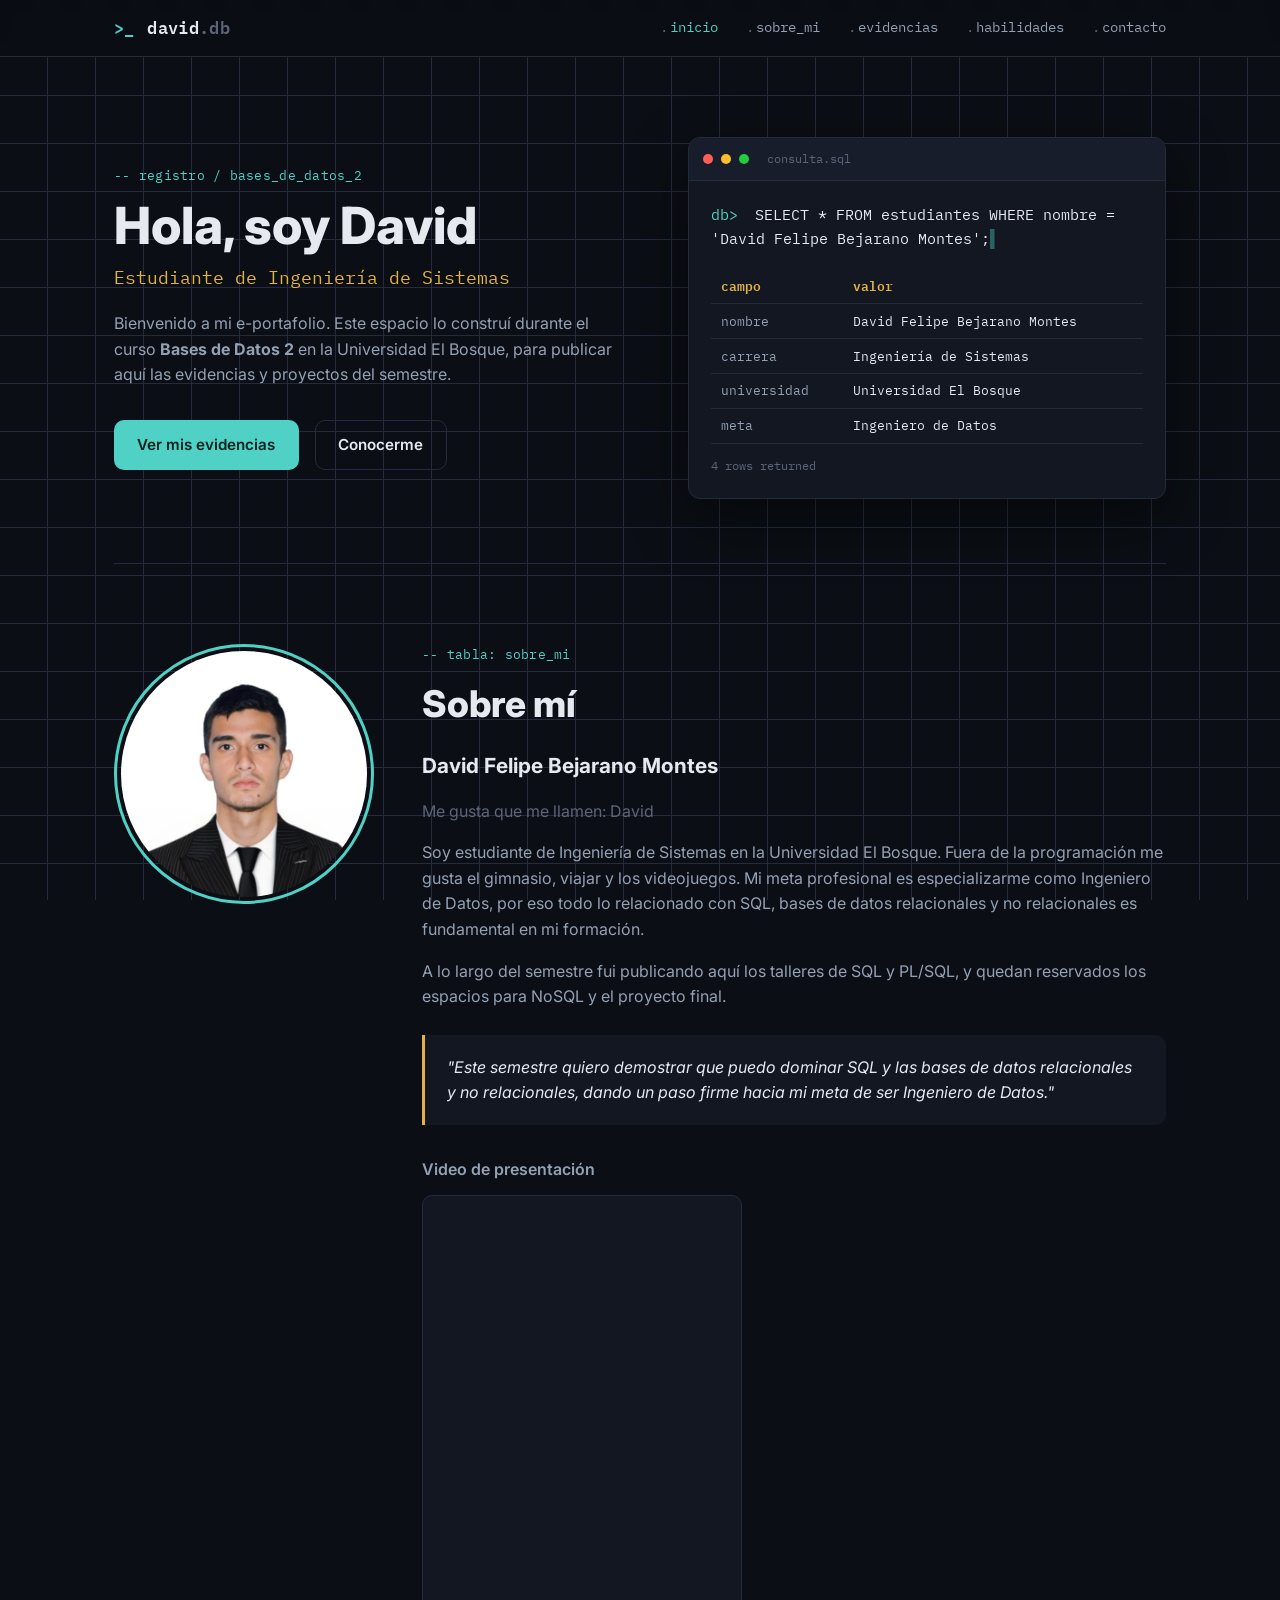
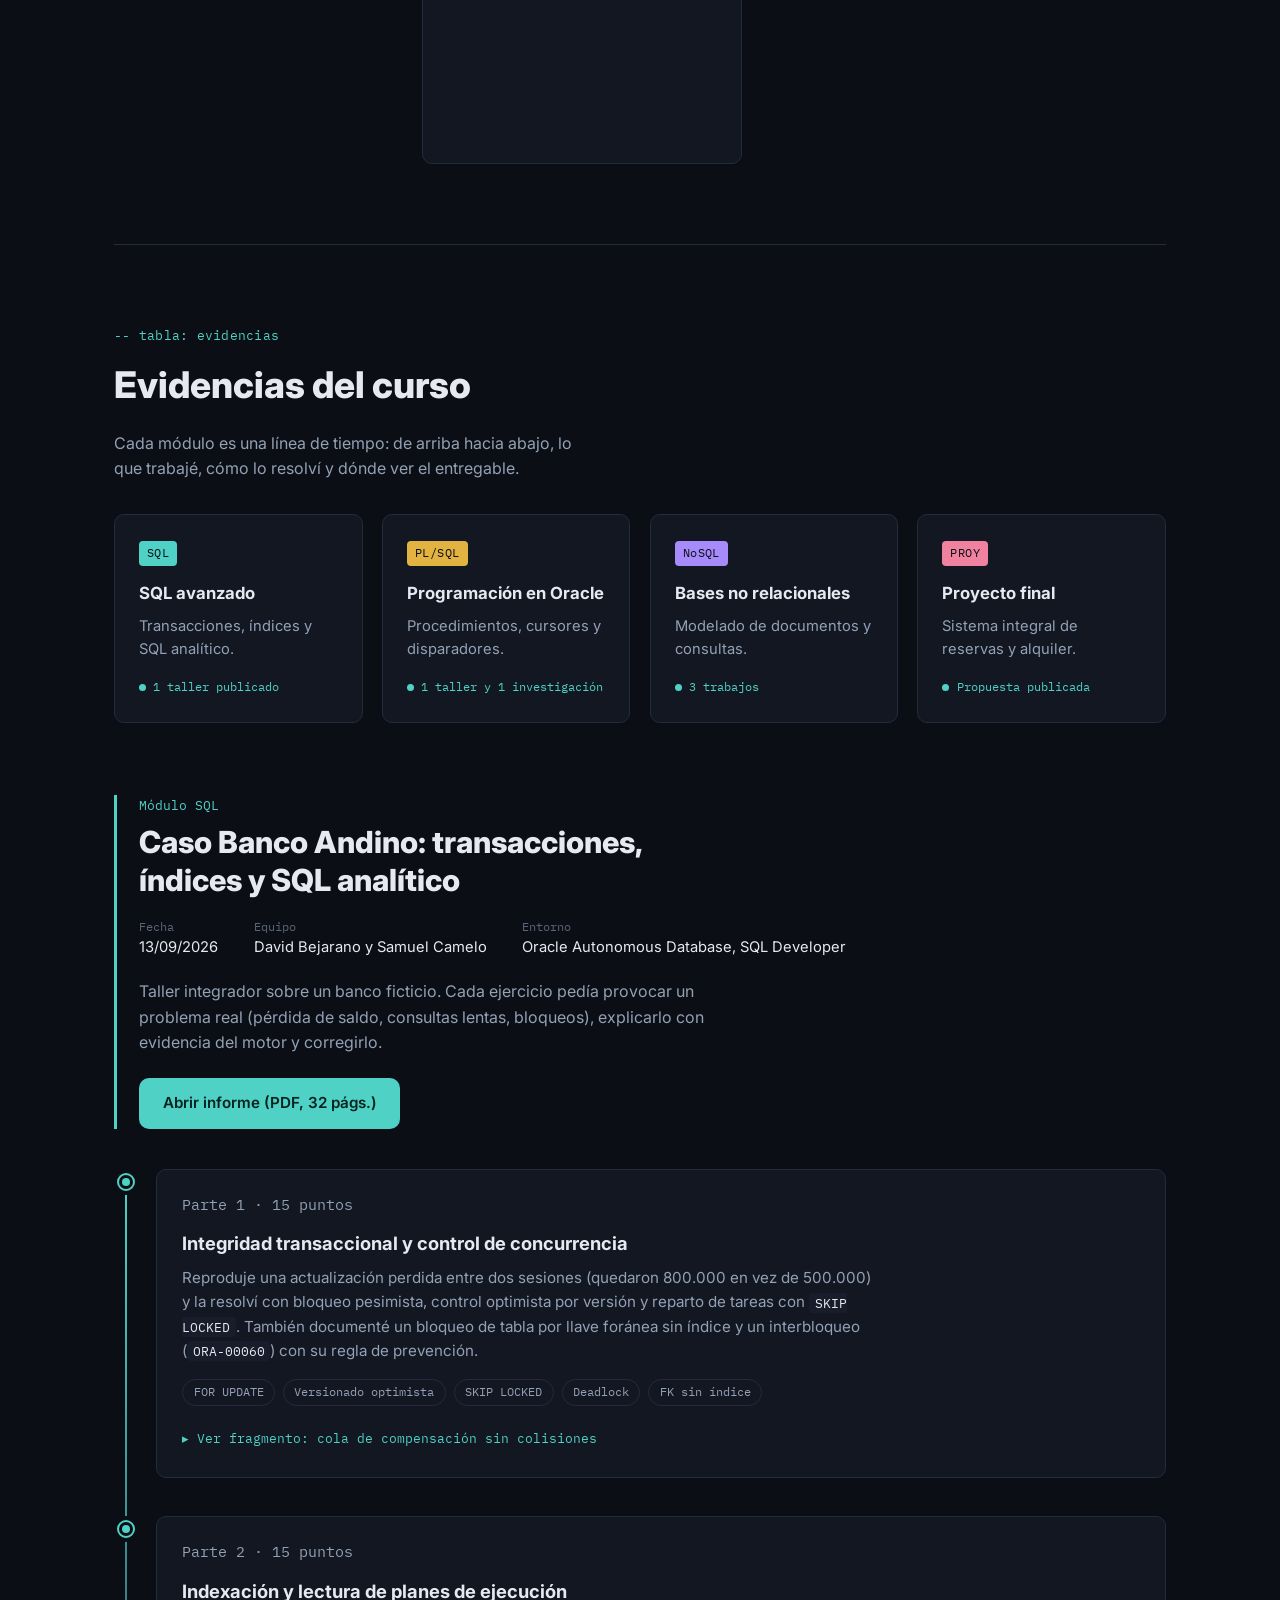
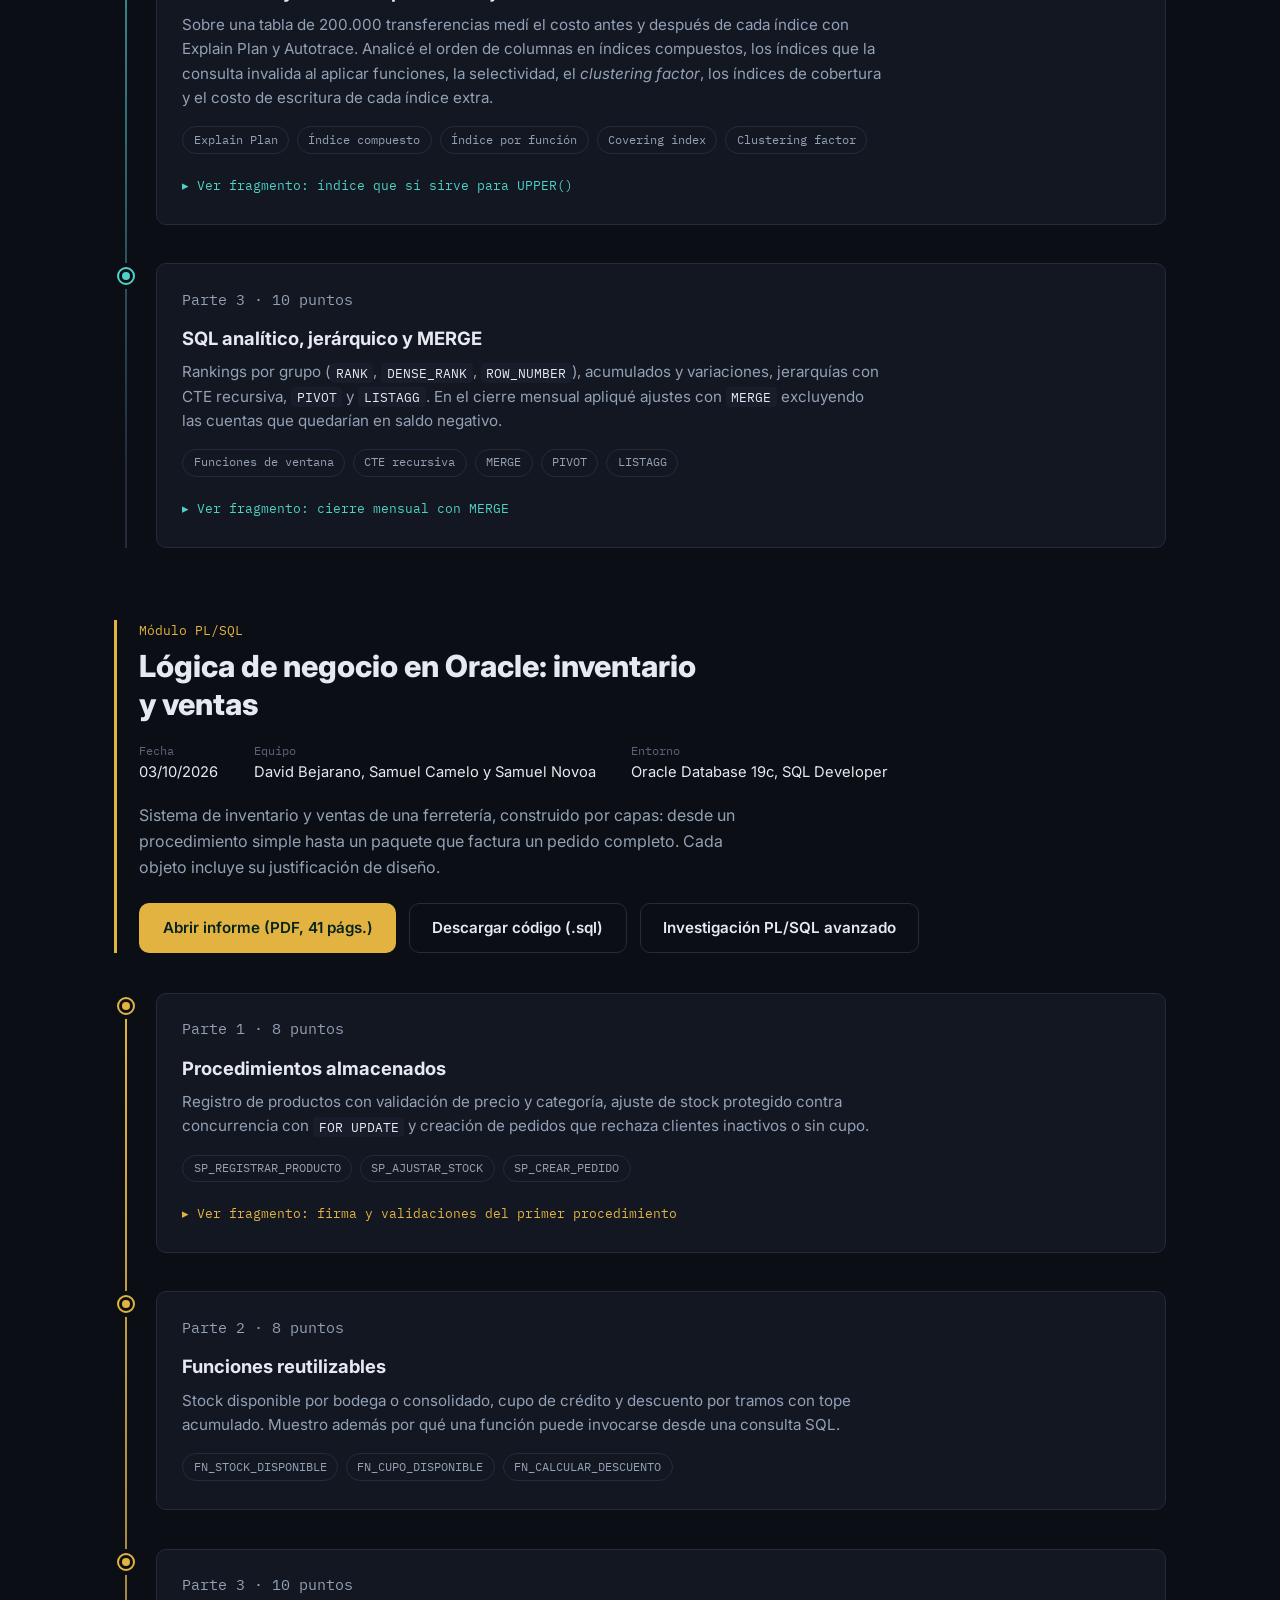
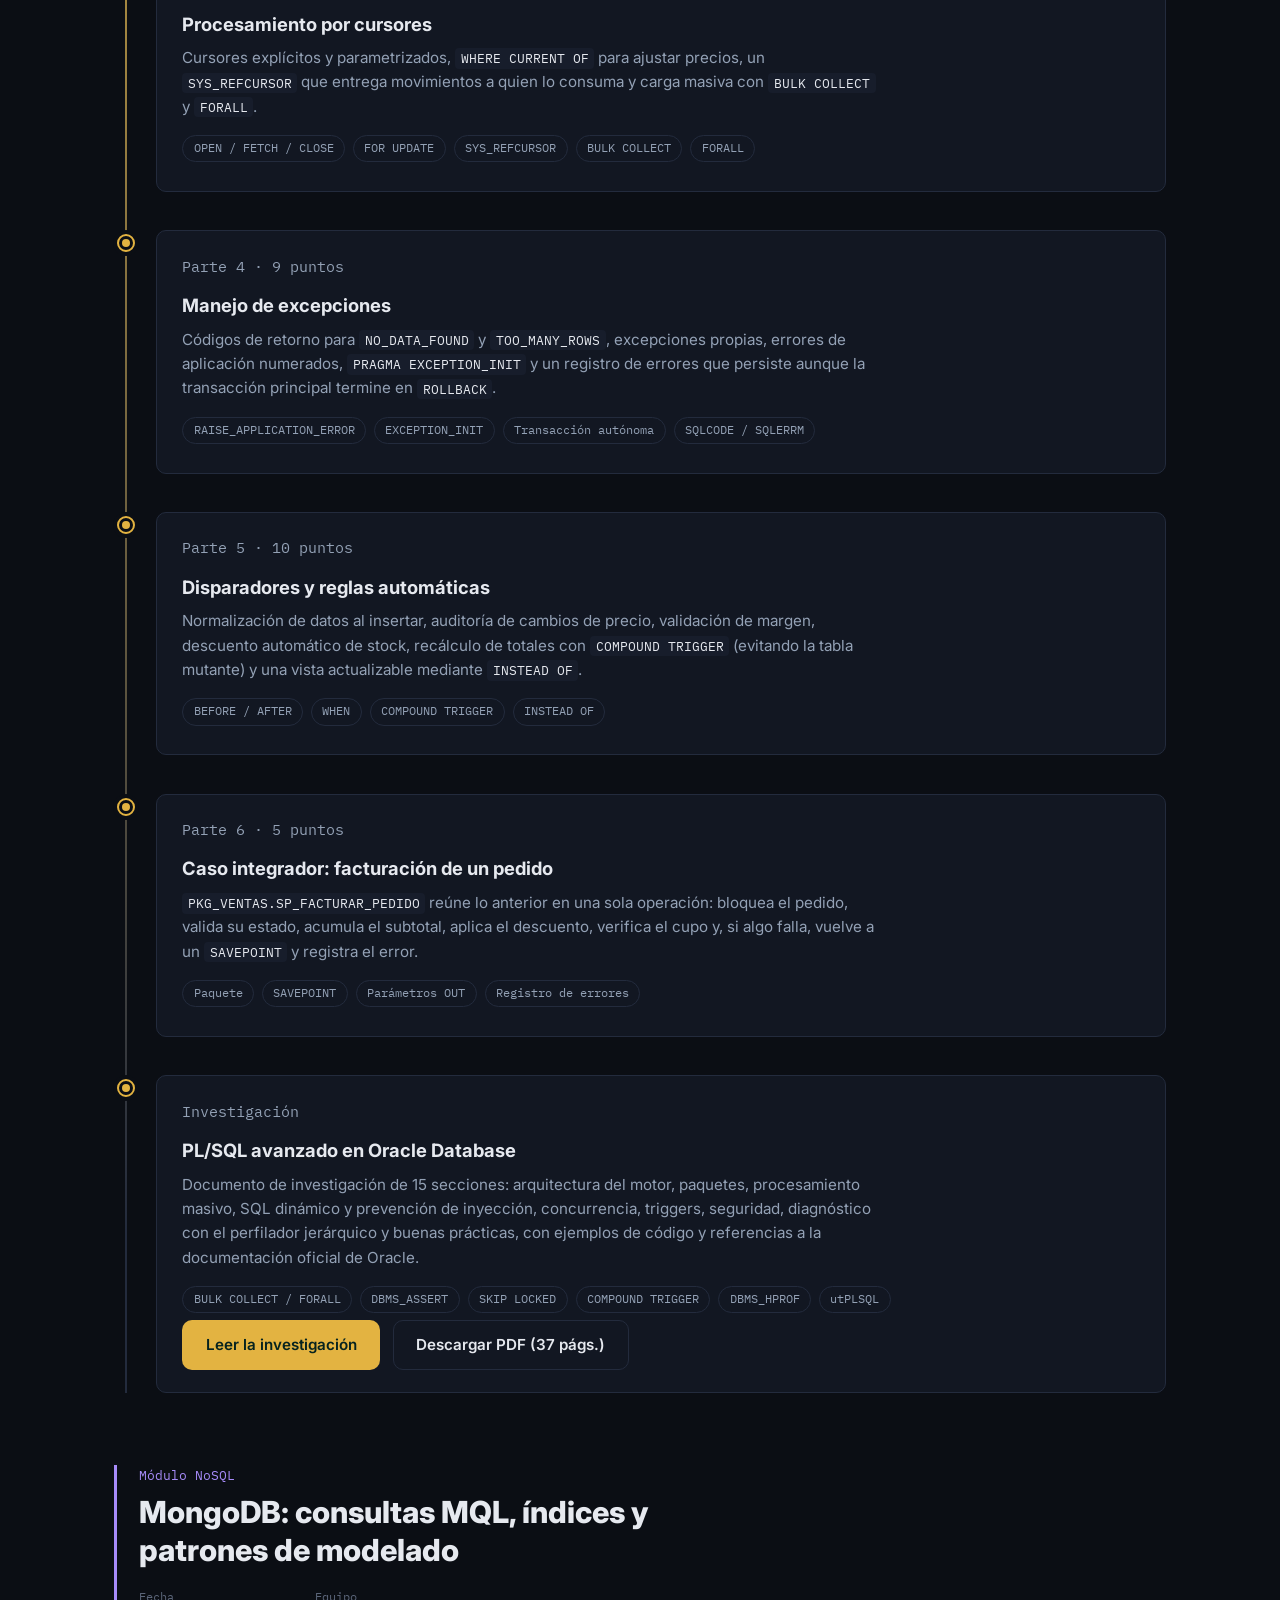
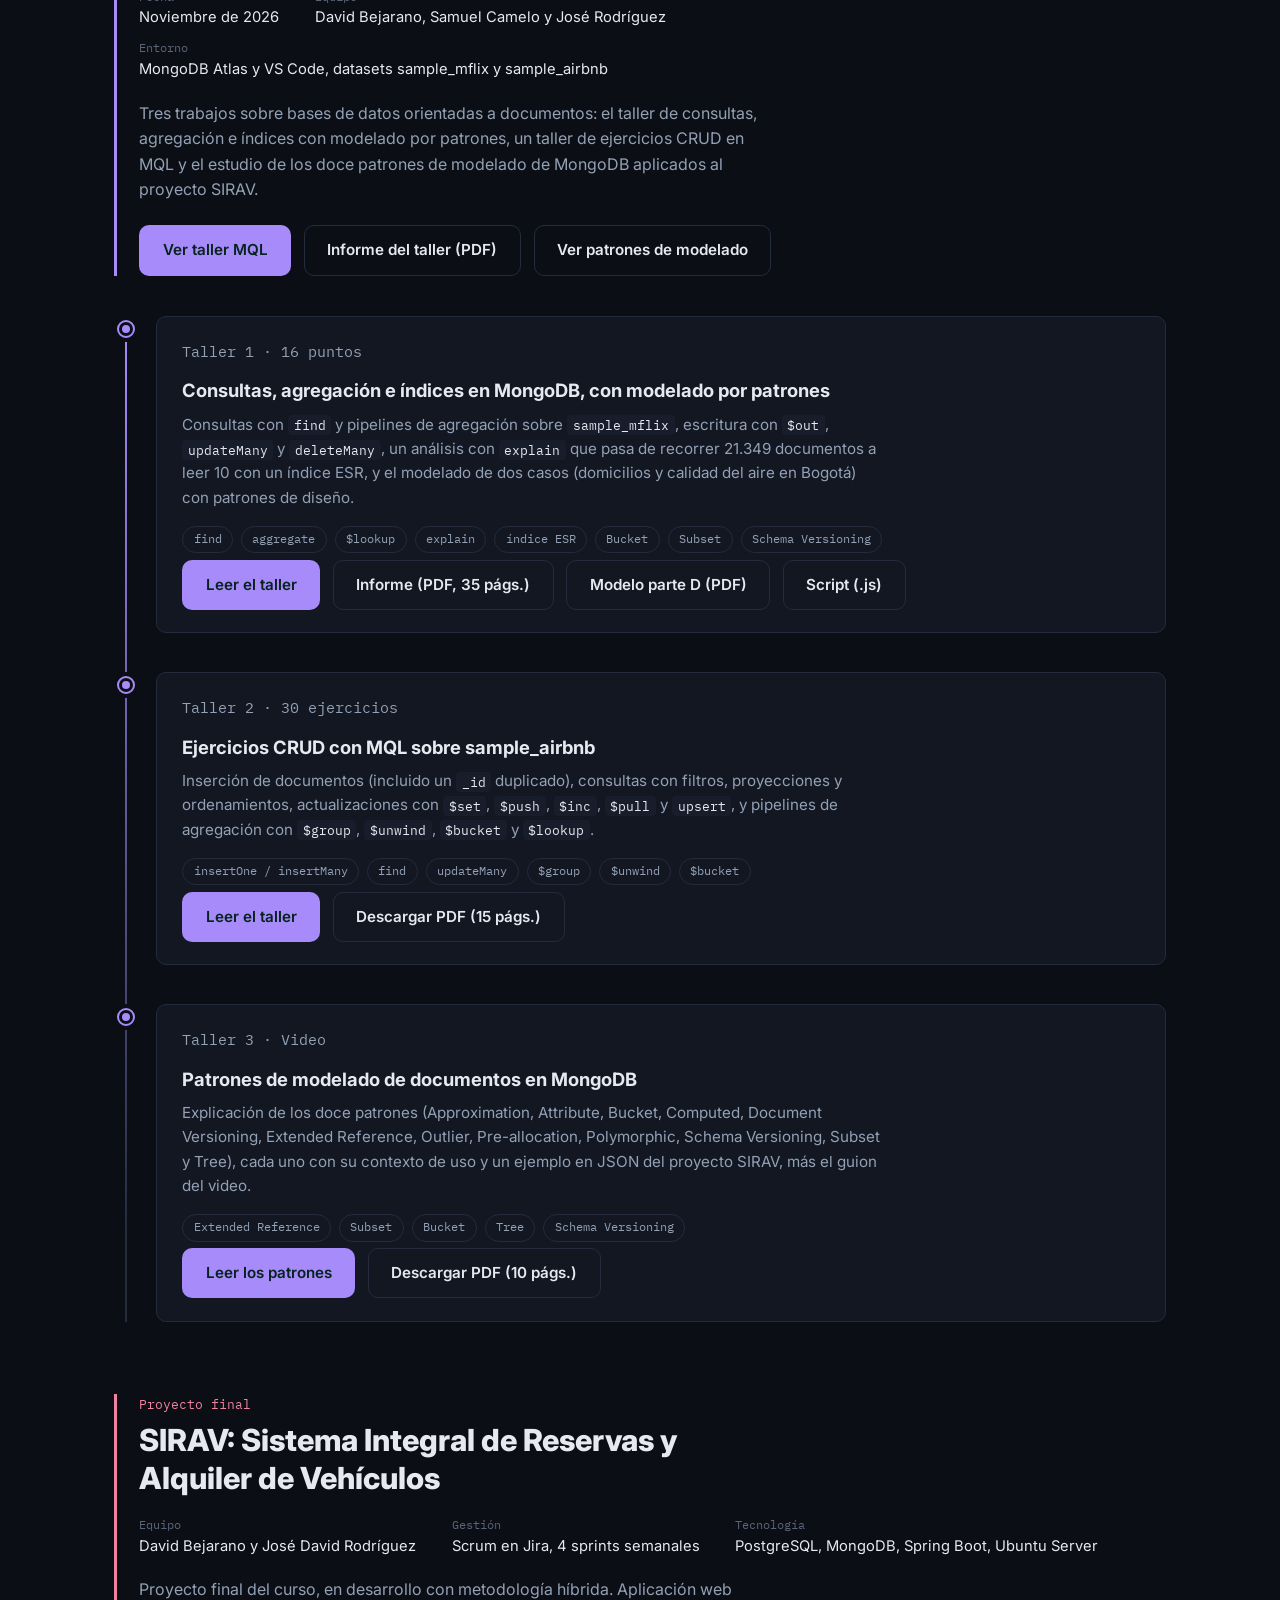
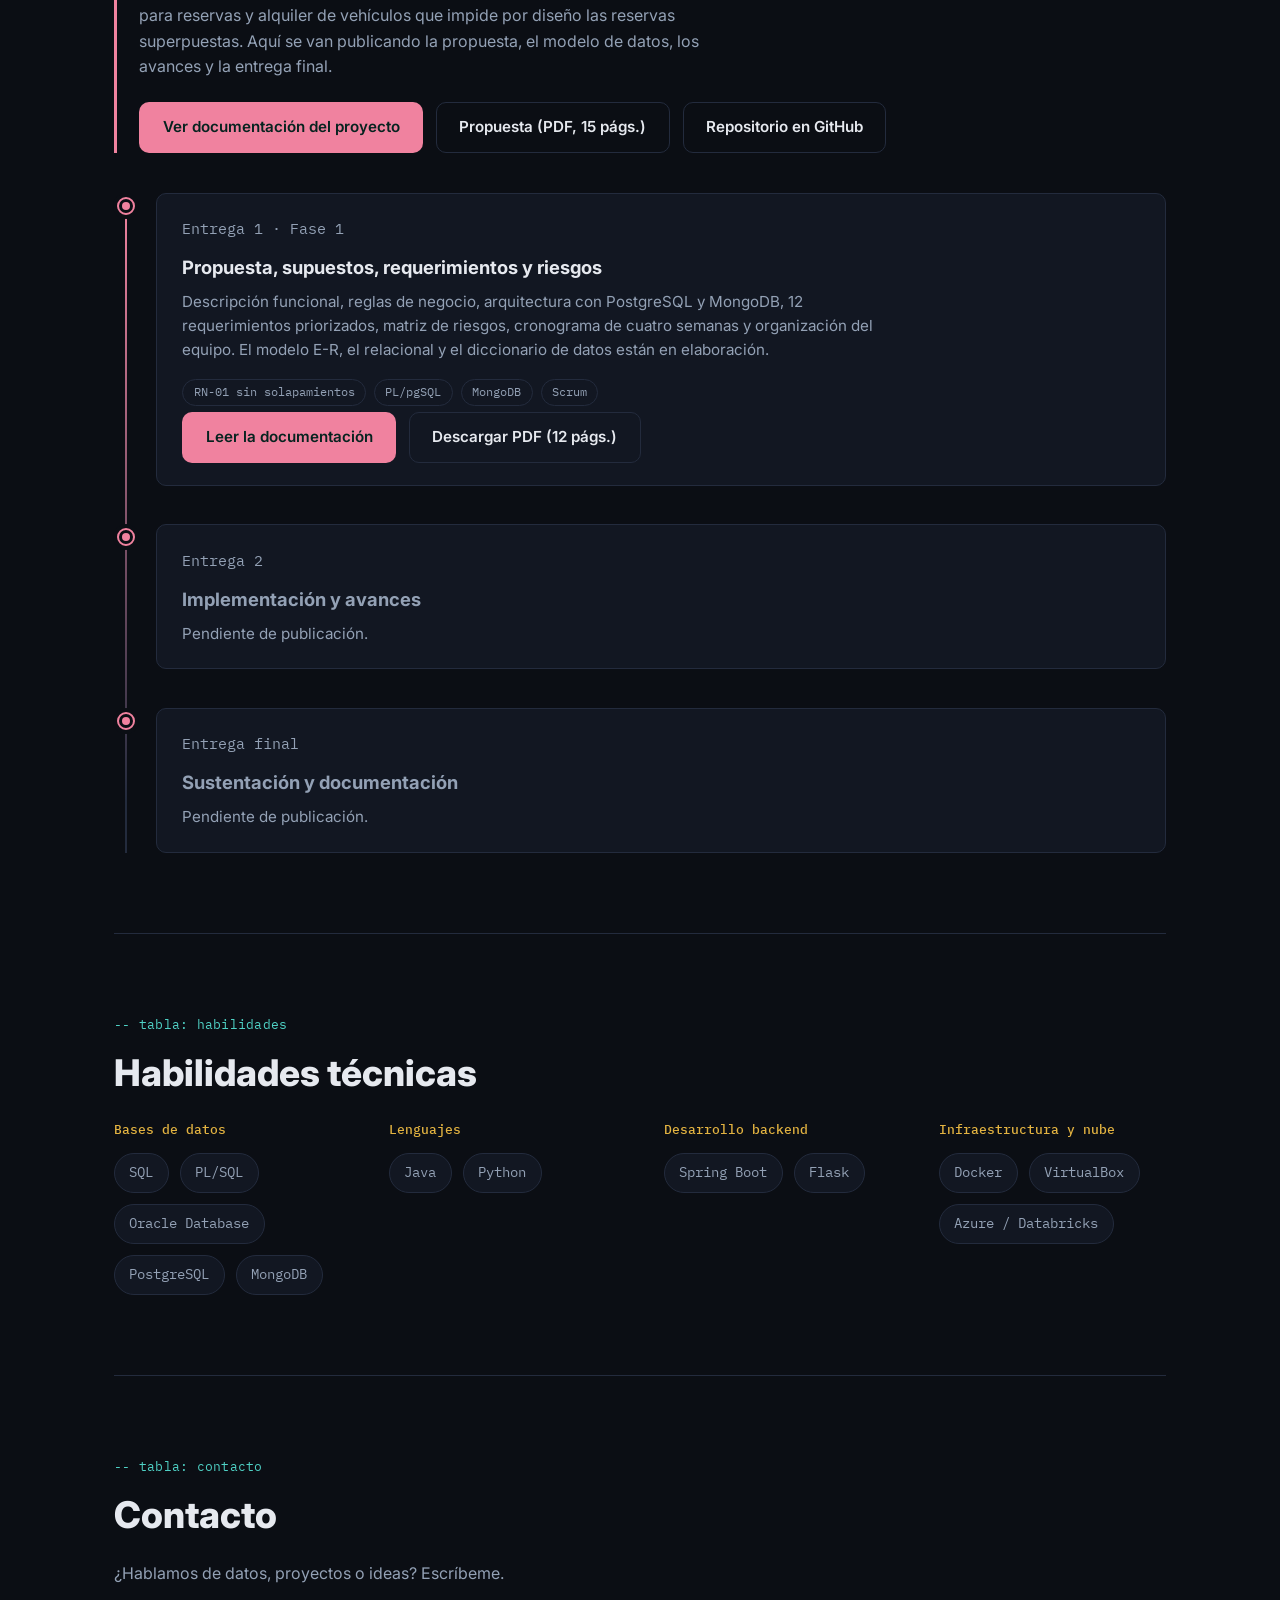
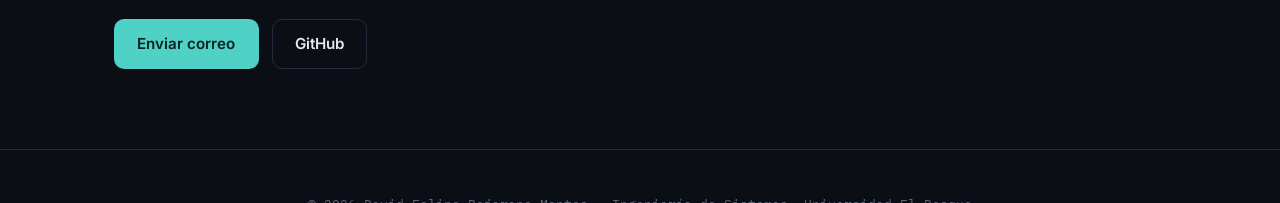
<file: index.html>
<!DOCTYPE html>
<html lang="es">
<head>
<meta charset="UTF-8" />
<meta name="viewport" content="width=device-width, initial-scale=1.0" />
<title>David Felipe Bejarano Montes | E-Portafolio Bases de Datos 2</title>
<meta name="description" content="E-portafolio de David Felipe Bejarano Montes — Ingeniería de Sistemas, Universidad El Bosque. Evidencias del curso Bases de Datos 2." />
<link rel="icon" href="data:image/svg+xml,%3Csvg xmlns='http://www.w3.org/2000/svg' viewBox='0 0 64 64'%3E%3Crect width='64' height='64' rx='12' fill='%230b0e14'/%3E%3Ctext x='32' y='42' font-family='monospace' font-size='28' font-weight='700' fill='%234fd1c5' text-anchor='middle'%3E%26gt;_%3C/text%3E%3C/svg%3E">
<meta property="og:title" content="David Felipe Bejarano Montes | E-Portafolio Bases de Datos 2">
<meta property="og:description" content="Talleres de SQL y PL/SQL, NoSQL y proyecto final del curso Bases de Datos 2, Universidad El Bosque.">
<meta name="theme-color" content="#0b0e14">
<link rel="preconnect" href="https://fonts.googleapis.com">
<link rel="preconnect" href="https://fonts.gstatic.com" crossorigin>
<link href="https://fonts.googleapis.com/css2?family=IBM+Plex+Mono:wght@400;500;600;700&family=Inter:wght@400;500;600;700;800&display=swap" rel="stylesheet">
<link rel="stylesheet" href="style.css" />
</head>
<body>

  <!-- ===== NAV ===== -->
  <header class="nav" id="nav">
    <div class="nav__inner">
      <a href="#inicio" class="nav__brand">
        <span class="nav__prompt">&gt;_</span> david<span class="dim">.db</span>
      </a>
      <button class="nav__toggle" id="navToggle" aria-label="Abrir menú" aria-expanded="false">
        <span></span><span></span><span></span>
      </button>
      <nav class="nav__links" id="navLinks">
        <a href="#inicio">inicio</a>
        <a href="#presentacion">sobre_mi</a>
        <a href="#evidencias">evidencias</a>
        <a href="#habilidades">habilidades</a>
        <a href="#contacto">contacto</a>
      </nav>
    </div>
  </header>

  <main>
    <!-- ===== HERO ===== -->
    <section class="hero" id="inicio">
      <div class="hero__grid">
        <div class="hero__copy">
          <p class="eyebrow">-- registro / bases_de_datos_2</p>
          <h1>Hola, soy David</h1>
          <p class="hero__role">Estudiante de Ingeniería de Sistemas</p>
          <p class="hero__desc">
            Bienvenido a mi e-portafolio. Este espacio lo construí durante el curso
            <strong>Bases de Datos 2</strong> en la Universidad El Bosque, para publicar aquí las
            evidencias y proyectos del semestre.
          </p>
          <div class="hero__actions">
            <a href="#evidencias" class="btn btn--primary">Ver mis evidencias</a>
            <a href="#presentacion" class="btn btn--ghost">Conocerme</a>
          </div>
        </div>

        <div class="terminal" id="terminal" aria-hidden="false">
          <div class="terminal__bar">
            <span class="dot dot--r"></span><span class="dot dot--y"></span><span class="dot dot--g"></span>
            <span class="terminal__title">consulta.sql</span>
          </div>
          <div class="terminal__body">
            <p class="terminal__line">
              <span class="prompt">db&gt;</span>
              <span id="typedQuery" class="typed"></span><span class="cursor" id="cursor">▌</span>
            </p>
            <div class="terminal__result" id="terminalResult" hidden>
              <table>
                <thead>
                  <tr><th>campo</th><th>valor</th></tr>
                </thead>
                <tbody>
                  <tr><td>nombre</td><td>David Felipe Bejarano Montes</td></tr>
                  <tr><td>carrera</td><td>Ingeniería de Sistemas</td></tr>
                  <tr><td>universidad</td><td>Universidad El Bosque</td></tr>
                  <tr><td>meta</td><td>Ingeniero de Datos</td></tr>
                </tbody>
              </table>
              <p class="terminal__rows">4 rows returned</p>
            </div>
          </div>
        </div>
      </div>
    </section>

    <!-- ===== PRESENTACION ===== -->
    <section class="section section--split" id="presentacion">
      <div class="presentacion__photo">
        <img src="profile.webp" alt="Foto de David Felipe Bejarano Montes" width="300" height="300" loading="lazy" />
      </div>
      <div class="presentacion__copy">
        <p class="eyebrow">-- tabla: sobre_mi</p>
        <h2 class="section__title">Sobre mí</h2>
        <p class="presentacion__name">David Felipe Bejarano Montes</p>
        <p class="dim">Me gusta que me llamen: David</p>
        <p class="about__text">
          Soy estudiante de Ingeniería de Sistemas en la Universidad El Bosque. Fuera de la
          programación me gusta el gimnasio, viajar y los videojuegos. Mi meta profesional es
          especializarme como Ingeniero de Datos, por eso todo lo relacionado con SQL, bases de
          datos relacionales y no relacionales es fundamental en mi formación.
        </p>
        <p class="about__text">
          A lo largo del semestre fui publicando aquí los talleres de SQL y PL/SQL, y quedan
          reservados los espacios para NoSQL y el proyecto final.
        </p>
        <blockquote class="quote">
          "Este semestre quiero demostrar que puedo dominar SQL y las bases de datos relacionales
          y no relacionales, dando un paso firme hacia mi meta de ser Ingeniero de Datos."
        </blockquote>

        <h3 class="video__title">Video de presentación</h3>
        <div class="video__frame">
          <iframe
            src="https://www.youtube.com/embed/jQqlW7JPbJc"
            title="Video de presentación de David Felipe Bejarano Montes"
            frameborder="0"
            allow="accelerometer; autoplay; clipboard-write; encrypted-media; gyroscope; picture-in-picture"
            allowfullscreen
            loading="lazy"
          ></iframe>
        </div>
      </div>
    </section>

    <!-- ===== EVIDENCIAS ===== -->
    <section class="section" id="evidencias">
      <p class="eyebrow">-- tabla: evidencias</p>
      <h2 class="section__title">Evidencias del curso</h2>
      <p class="section__lead">
        Cada módulo es una línea de tiempo: de arriba hacia abajo, lo que trabajé, cómo lo resolví y dónde ver el entregable.
      </p>

      <div class="cards index">
        <a class="card card--link" href="#mod-sql">
          <span class="card__tag">SQL</span>
          <h3>SQL avanzado</h3>
          <p>Transacciones, índices y SQL analítico.</p>
          <span class="card__status card__status--ok">1 taller publicado</span>
        </a>
        <a class="card card--link" href="#mod-plsql">
          <span class="card__tag card__tag--amber">PL/SQL</span>
          <h3>Programación en Oracle</h3>
          <p>Procedimientos, cursores y disparadores.</p>
          <span class="card__status card__status--ok">1 taller y 1 investigación</span>
        </a>
        <a class="card card--link" href="#mod-nosql">
          <span class="card__tag card__tag--violet">NoSQL</span>
          <h3>Bases no relacionales</h3>
          <p>Modelado de documentos y consultas.</p>
          <span class="card__status card__status--ok">3 trabajos</span>
        </a>
        <a class="card card--link" href="#mod-proyecto">
          <span class="card__tag card__tag--rose">PROY</span>
          <h3>Proyecto final</h3>
          <p>Sistema integral de reservas y alquiler.</p>
          <span class="card__status card__status--ok">Propuesta publicada</span>
        </a>
      </div>

      <!-- ---------- MÓDULO SQL ---------- -->
      <article class="module module--cyan" id="mod-sql">
        <header class="module__head">
          <p class="module__kicker">Módulo SQL</p>
          <h3 class="module__title">Caso Banco Andino: transacciones, índices y SQL analítico</h3>
          <dl class="meta">
            <div><dt>Fecha</dt><dd>13/09/2026</dd></div>
            <div><dt>Equipo</dt><dd>David Bejarano y Samuel Camelo</dd></div>
            <div><dt>Entorno</dt><dd>Oracle Autonomous Database, SQL Developer</dd></div>
          </dl>
          <p class="module__desc">
            Taller integrador sobre un banco ficticio. Cada ejercicio pedía provocar un problema real
            (pérdida de saldo, consultas lentas, bloqueos), explicarlo con evidencia del motor y corregirlo.
          </p>
          <div class="module__actions">
            <a class="btn btn--primary" href="evidencias/sql/banco-andino-informe.pdf" target="_blank" rel="noopener">Abrir informe (PDF, 32 págs.)</a>
          </div>
        </header>

        <ol class="timeline">
          <li class="node">
            <span class="node__dot" aria-hidden="true"></span>
            <div class="node__body">
              <p class="node__step">Parte 1 · 15 puntos</p>
              <h4>Integridad transaccional y control de concurrencia</h4>
              <p>
                Reproduje una actualización perdida entre dos sesiones (quedaron 800.000 en vez de 500.000)
                y la resolví con bloqueo pesimista, control optimista por versión y reparto de tareas con
                <code>SKIP LOCKED</code>. También documenté un bloqueo de tabla por llave foránea sin índice
                y un interbloqueo (<code>ORA-00060</code>) con su regla de prevención.
              </p>
              <ul class="chips">
                <li>FOR UPDATE</li><li>Versionado optimista</li><li>SKIP LOCKED</li><li>Deadlock</li><li>FK sin índice</li>
              </ul>
              <details class="snippet">
                <summary>Ver fragmento: cola de compensación sin colisiones</summary>
<pre><code data-sql>SELECT id_tarea, id_transferencia
  FROM tarea_compensacion
 WHERE estado = 'PENDIENTE'
   AND ROWNUM &lt;= 5
   FOR UPDATE SKIP LOCKED;</code></pre>
              </details>
            </div>
          </li>

          <li class="node">
            <span class="node__dot" aria-hidden="true"></span>
            <div class="node__body">
              <p class="node__step">Parte 2 · 15 puntos</p>
              <h4>Indexación y lectura de planes de ejecución</h4>
              <p>
                Sobre una tabla de 200.000 transferencias medí el costo antes y después de cada índice
                con Explain Plan y Autotrace. Analicé el orden de columnas en índices compuestos,
                los índices que la consulta invalida al aplicar funciones, la selectividad, el
                <em>clustering factor</em>, los índices de cobertura y el costo de escritura de cada índice extra.
              </p>
              <ul class="chips">
                <li>Explain Plan</li><li>Índice compuesto</li><li>Índice por función</li><li>Covering index</li><li>Clustering factor</li>
              </ul>
              <details class="snippet">
                <summary>Ver fragmento: índice que sí sirve para UPPER()</summary>
<pre><code data-sql>-- Un índice normal no ayuda a: WHERE UPPER(nombre) = 'ANA'
CREATE INDEX ix_cliente_nombre_upper
    ON cliente (UPPER(nombre));</code></pre>
              </details>
            </div>
          </li>

          <li class="node">
            <span class="node__dot" aria-hidden="true"></span>
            <div class="node__body">
              <p class="node__step">Parte 3 · 10 puntos</p>
              <h4>SQL analítico, jerárquico y MERGE</h4>
              <p>
                Rankings por grupo (<code>RANK</code>, <code>DENSE_RANK</code>, <code>ROW_NUMBER</code>),
                acumulados y variaciones, jerarquías con CTE recursiva, <code>PIVOT</code> y
                <code>LISTAGG</code>. En el cierre mensual apliqué ajustes con <code>MERGE</code>
                excluyendo las cuentas que quedarían en saldo negativo.
              </p>
              <ul class="chips">
                <li>Funciones de ventana</li><li>CTE recursiva</li><li>MERGE</li><li>PIVOT</li><li>LISTAGG</li>
              </ul>
              <details class="snippet">
                <summary>Ver fragmento: cierre mensual con MERGE</summary>
<pre><code data-sql>MERGE INTO cuenta c
USING (
    SELECT id_cuenta, SUM(delta) AS delta
      FROM ajuste_saldo
     GROUP BY id_cuenta
) a
ON (c.id_cuenta = a.id_cuenta)
WHEN MATCHED THEN
    UPDATE SET c.saldo   = c.saldo + a.delta,
               c.version = c.version + 1
    WHERE c.saldo + a.delta &gt;= 0;</code></pre>
              </details>
            </div>
          </li>
        </ol>
      </article>

      <!-- ---------- MÓDULO PL/SQL ---------- -->
      <article class="module module--amber" id="mod-plsql">
        <header class="module__head">
          <p class="module__kicker">Módulo PL/SQL</p>
          <h3 class="module__title">Lógica de negocio en Oracle: inventario y ventas</h3>
          <dl class="meta">
            <div><dt>Fecha</dt><dd>03/10/2026</dd></div>
            <div><dt>Equipo</dt><dd>David Bejarano, Samuel Camelo y Samuel Novoa</dd></div>
            <div><dt>Entorno</dt><dd>Oracle Database 19c, SQL Developer</dd></div>
          </dl>
          <p class="module__desc">
            Sistema de inventario y ventas de una ferretería, construido por capas: desde un procedimiento
            simple hasta un paquete que factura un pedido completo. Cada objeto incluye su justificación de diseño.
          </p>
          <div class="module__actions">
            <a class="btn btn--primary" href="evidencias/plsql/taller-plsql-informe.pdf" target="_blank" rel="noopener">Abrir informe (PDF, 41 págs.)</a>
            <a class="btn btn--ghost" href="evidencias/plsql/taller-plsql.sql" download>Descargar código (.sql)</a>
            <a class="btn btn--ghost" href="investigacion-plsql.html">Investigación PL/SQL avanzado</a>
          </div>
        </header>

        <ol class="timeline">
          <li class="node">
            <span class="node__dot" aria-hidden="true"></span>
            <div class="node__body">
              <p class="node__step">Parte 1 · 8 puntos</p>
              <h4>Procedimientos almacenados</h4>
              <p>
                Registro de productos con validación de precio y categoría, ajuste de stock protegido
                contra concurrencia con <code>FOR UPDATE</code> y creación de pedidos que rechaza clientes
                inactivos o sin cupo.
              </p>
              <ul class="chips">
                <li>SP_REGISTRAR_PRODUCTO</li><li>SP_AJUSTAR_STOCK</li><li>SP_CREAR_PEDIDO</li>
              </ul>
              <details class="snippet">
                <summary>Ver fragmento: firma y validaciones del primer procedimiento</summary>
<pre><code data-sql>CREATE OR REPLACE PROCEDURE SP_REGISTRAR_PRODUCTO (
    param_codigo        IN  VARCHAR2,
    param_nombre        IN  VARCHAR2,
    param_id_categoria  IN  NUMBER,
    param_precio        IN  NUMBER,
    param_costo         IN  NUMBER,
    param_stock_minimo  IN  NUMBER DEFAULT 0,
    param_id_producto   OUT NUMBER
) IS
    vn_categoria NUMBER;
    e_precio_invalido     EXCEPTION;
    e_categoria_no_existe EXCEPTION;
BEGIN
    IF param_precio &lt;= param_costo THEN
        RAISE e_precio_invalido;
    END IF;
    ...</code></pre>
              </details>
            </div>
          </li>

          <li class="node">
            <span class="node__dot" aria-hidden="true"></span>
            <div class="node__body">
              <p class="node__step">Parte 2 · 8 puntos</p>
              <h4>Funciones reutilizables</h4>
              <p>
                Stock disponible por bodega o consolidado, cupo de crédito y descuento por tramos con tope
                acumulado. Muestro además por qué una función puede invocarse desde una consulta SQL.
              </p>
              <ul class="chips">
                <li>FN_STOCK_DISPONIBLE</li><li>FN_CUPO_DISPONIBLE</li><li>FN_CALCULAR_DESCUENTO</li>
              </ul>
            </div>
          </li>

          <li class="node">
            <span class="node__dot" aria-hidden="true"></span>
            <div class="node__body">
              <p class="node__step">Parte 3 · 10 puntos</p>
              <h4>Procesamiento por cursores</h4>
              <p>
                Cursores explícitos y parametrizados, <code>WHERE CURRENT OF</code> para ajustar precios,
                un <code>SYS_REFCURSOR</code> que entrega movimientos a quien lo consuma y carga masiva con
                <code>BULK COLLECT</code> y <code>FORALL</code>.
              </p>
              <ul class="chips">
                <li>OPEN / FETCH / CLOSE</li><li>FOR UPDATE</li><li>SYS_REFCURSOR</li><li>BULK COLLECT</li><li>FORALL</li>
              </ul>
            </div>
          </li>

          <li class="node">
            <span class="node__dot" aria-hidden="true"></span>
            <div class="node__body">
              <p class="node__step">Parte 4 · 9 puntos</p>
              <h4>Manejo de excepciones</h4>
              <p>
                Códigos de retorno para <code>NO_DATA_FOUND</code> y <code>TOO_MANY_ROWS</code>, excepciones
                propias, errores de aplicación numerados, <code>PRAGMA EXCEPTION_INIT</code> y un registro
                de errores que persiste aunque la transacción principal termine en <code>ROLLBACK</code>.
              </p>
              <ul class="chips">
                <li>RAISE_APPLICATION_ERROR</li><li>EXCEPTION_INIT</li><li>Transacción autónoma</li><li>SQLCODE / SQLERRM</li>
              </ul>
            </div>
          </li>

          <li class="node">
            <span class="node__dot" aria-hidden="true"></span>
            <div class="node__body">
              <p class="node__step">Parte 5 · 10 puntos</p>
              <h4>Disparadores y reglas automáticas</h4>
              <p>
                Normalización de datos al insertar, auditoría de cambios de precio, validación de margen,
                descuento automático de stock, recálculo de totales con <code>COMPOUND TRIGGER</code>
                (evitando la tabla mutante) y una vista actualizable mediante <code>INSTEAD OF</code>.
              </p>
              <ul class="chips">
                <li>BEFORE / AFTER</li><li>WHEN</li><li>COMPOUND TRIGGER</li><li>INSTEAD OF</li>
              </ul>
            </div>
          </li>

          <li class="node">
            <span class="node__dot" aria-hidden="true"></span>
            <div class="node__body">
              <p class="node__step">Parte 6 · 5 puntos</p>
              <h4>Caso integrador: facturación de un pedido</h4>
              <p>
                <code>PKG_VENTAS.SP_FACTURAR_PEDIDO</code> reúne lo anterior en una sola operación:
                bloquea el pedido, valida su estado, acumula el subtotal, aplica el descuento, verifica el
                cupo y, si algo falla, vuelve a un <code>SAVEPOINT</code> y registra el error.
              </p>
              <ul class="chips">
                <li>Paquete</li><li>SAVEPOINT</li><li>Parámetros OUT</li><li>Registro de errores</li>
              </ul>
            </div>
          </li>

          <li class="node">
            <span class="node__dot" aria-hidden="true"></span>
            <div class="node__body">
              <p class="node__step">Investigación</p>
              <h4>PL/SQL avanzado en Oracle Database</h4>
              <p>
                Documento de investigación de 15 secciones: arquitectura del motor, paquetes, procesamiento masivo,
                SQL dinámico y prevención de inyección, concurrencia, triggers, seguridad, diagnóstico con el
                perfilador jerárquico y buenas prácticas, con ejemplos de código y referencias a la documentación oficial de Oracle.
              </p>
              <ul class="chips">
                <li>BULK COLLECT / FORALL</li><li>DBMS_ASSERT</li><li>SKIP LOCKED</li><li>COMPOUND TRIGGER</li><li>DBMS_HPROF</li><li>utPLSQL</li>
              </ul>
              <div class="module__actions">
                <a class="btn btn--primary" href="investigacion-plsql.html">Leer la investigación</a>
                <a class="btn btn--ghost" href="evidencias/plsql/investigacion-plsql-avanzado.pdf" target="_blank" rel="noopener">Descargar PDF (37 págs.)</a>
              </div>
            </div>
          </li>
        </ol>
      </article>

      <!-- ---------- MÓDULO NOSQL ---------- -->
      <article class="module module--violet" id="mod-nosql">
        <header class="module__head">
          <p class="module__kicker">Módulo NoSQL</p>
          <h3 class="module__title">MongoDB: consultas MQL, índices y patrones de modelado</h3>
          <dl class="meta">
            <div><dt>Fecha</dt><dd>Noviembre de 2026</dd></div>
            <div><dt>Equipo</dt><dd>David Bejarano, Samuel Camelo y José Rodríguez</dd></div>
            <div><dt>Entorno</dt><dd>MongoDB Atlas y VS Code, datasets sample_mflix y sample_airbnb</dd></div>
          </dl>
          <p class="module__desc">
            Tres trabajos sobre bases de datos orientadas a documentos: el taller de consultas, agregación e índices con modelado por
            patrones, un taller de ejercicios CRUD en MQL y el estudio de los doce patrones de modelado de MongoDB aplicados al proyecto SIRAV.
          </p>
          <div class="module__actions">
            <a class="btn btn--primary" href="taller-mql-indices.html">Ver taller MQL</a>
            <a class="btn btn--ghost" href="evidencias/nosql/taller-mql-informe.pdf" target="_blank" rel="noopener">Informe del taller (PDF)</a>
            <a class="btn btn--ghost" href="patrones-nosql.html">Ver patrones de modelado</a>
          </div>
        </header>
        <ol class="timeline">
          <li class="node">
            <span class="node__dot" aria-hidden="true"></span>
            <div class="node__body">
              <p class="node__step">Taller 1 · 16 puntos</p>
              <h4>Consultas, agregación e índices en MongoDB, con modelado por patrones</h4>
              <p>
                Consultas con <code>find</code> y pipelines de agregación sobre <code>sample_mflix</code>, escritura con <code>$out</code>,
                <code>updateMany</code> y <code>deleteMany</code>, un análisis con <code>explain</code> que pasa de recorrer 21.349 documentos a leer 10 con un índice ESR,
                y el modelado de dos casos (domicilios y calidad del aire en Bogotá) con patrones de diseño.
              </p>
              <ul class="chips">
                <li>find</li><li>aggregate</li><li>$lookup</li><li>explain</li><li>índice ESR</li><li>Bucket</li><li>Subset</li><li>Schema Versioning</li>
              </ul>
              <div class="module__actions">
                <a class="btn btn--primary" href="taller-mql-indices.html">Leer el taller</a>
                <a class="btn btn--ghost" href="evidencias/nosql/taller-mql-informe.pdf" target="_blank" rel="noopener">Informe (PDF, 35 págs.)</a>
                <a class="btn btn--ghost" href="evidencias/nosql/taller-mql-modelo-parteD.pdf" target="_blank" rel="noopener">Modelo parte D (PDF)</a>
                <a class="btn btn--ghost" href="evidencias/nosql/taller-mql-puntos-1-a-16.js" download>Script (.js)</a>
              </div>
            </div>
          </li>

          <li class="node">
            <span class="node__dot" aria-hidden="true"></span>
            <div class="node__body">
              <p class="node__step">Taller 2 · 30 ejercicios</p>
              <h4>Ejercicios CRUD con MQL sobre sample_airbnb</h4>
              <p>
                Inserción de documentos (incluido un <code>_id</code> duplicado), consultas con filtros, proyecciones y
                ordenamientos, actualizaciones con <code>$set</code>, <code>$push</code>, <code>$inc</code>, <code>$pull</code> y
                <code>upsert</code>, y pipelines de agregación con <code>$group</code>, <code>$unwind</code>, <code>$bucket</code> y <code>$lookup</code>.
              </p>
              <ul class="chips">
                <li>insertOne / insertMany</li><li>find</li><li>updateMany</li><li>$group</li><li>$unwind</li><li>$bucket</li>
              </ul>
              <div class="module__actions">
                <a class="btn btn--primary" href="taller-mql.html">Leer el taller</a>
                <a class="btn btn--ghost" href="evidencias/nosql/taller-mql-airbnb.pdf" target="_blank" rel="noopener">Descargar PDF (15 págs.)</a>
              </div>
            </div>
          </li>

          <li class="node">
            <span class="node__dot" aria-hidden="true"></span>
            <div class="node__body">
              <p class="node__step">Taller 3 · Video</p>
              <h4>Patrones de modelado de documentos en MongoDB</h4>
              <p>
                Explicación de los doce patrones (Approximation, Attribute, Bucket, Computed, Document Versioning, Extended Reference,
                Outlier, Pre-allocation, Polymorphic, Schema Versioning, Subset y Tree), cada uno con su contexto de uso y un
                ejemplo en JSON del proyecto SIRAV, más el guion del video.
              </p>
              <ul class="chips">
                <li>Extended Reference</li><li>Subset</li><li>Bucket</li><li>Tree</li><li>Schema Versioning</li>
              </ul>
              <div class="module__actions">
                <a class="btn btn--primary" href="patrones-nosql.html">Leer los patrones</a>
                <a class="btn btn--ghost" href="evidencias/nosql/patrones-modelado-nosql.pdf" target="_blank" rel="noopener">Descargar PDF (10 págs.)</a>
              </div>
            </div>
          </li>
        </ol>
      </article>

      <!-- ---------- MÓDULO PROYECTO FINAL ---------- -->
      <article class="module module--rose" id="mod-proyecto">
        <header class="module__head">
          <p class="module__kicker">Proyecto final</p>
          <h3 class="module__title">SIRAV: Sistema Integral de Reservas y Alquiler de Vehículos</h3>
          <dl class="meta">
            <div><dt>Equipo</dt><dd>David Bejarano y José David Rodríguez</dd></div>
            <div><dt>Gestión</dt><dd>Scrum en Jira, 4 sprints semanales</dd></div>
            <div><dt>Tecnología</dt><dd>PostgreSQL, MongoDB, Spring Boot, Ubuntu Server</dd></div>
          </dl>
          <p class="module__desc">
            Proyecto final del curso, en desarrollo con metodología híbrida. Aplicación web para reservas y alquiler de vehículos
            que impide por diseño las reservas superpuestas. Aquí se van publicando la propuesta, el modelo de datos, los avances y la entrega final.
          </p>
          <div class="module__actions">
            <a class="btn btn--primary" href="sirav.html">Ver documentación del proyecto</a>
            <a class="btn btn--ghost" href="evidencias/proyecto/SIRAV_Propuesta.pdf" target="_blank" rel="noopener">Propuesta (PDF, 15 págs.)</a>
            <a class="btn btn--ghost" href="https://github.com/DavidBejarano309/SIRAV" target="_blank" rel="noopener">Repositorio en GitHub</a>
          </div>
        </header>
        <ol class="timeline">
          <li class="node">
            <span class="node__dot" aria-hidden="true"></span>
            <div class="node__body">
              <p class="node__step">Entrega 1 · Fase 1</p>
              <h4>Propuesta, supuestos, requerimientos y riesgos</h4>
              <p>
                Descripción funcional, reglas de negocio, arquitectura con PostgreSQL y MongoDB, 12 requerimientos priorizados,
                matriz de riesgos, cronograma de cuatro semanas y organización del equipo. El modelo E-R, el relacional y el diccionario de datos están en elaboración.
              </p>
              <ul class="chips">
                <li>RN-01 sin solapamientos</li><li>PL/pgSQL</li><li>MongoDB</li><li>Scrum</li>
              </ul>
              <div class="module__actions">
                <a class="btn btn--primary" href="sirav.html">Leer la documentación</a>
                <a class="btn btn--ghost" href="evidencias/proyecto/sirav-resumen.pdf" target="_blank" rel="noopener">Descargar PDF (12 págs.)</a>
              </div>
            </div>
          </li>
          <li class="node node--pending">
            <span class="node__dot" aria-hidden="true"></span>
            <div class="node__body">
              <p class="node__step">Entrega 2</p>
              <h4>Implementación y avances</h4>
              <p>Pendiente de publicación.</p>
            </div>
          </li>
          <li class="node node--pending">
            <span class="node__dot" aria-hidden="true"></span>
            <div class="node__body">
              <p class="node__step">Entrega final</p>
              <h4>Sustentación y documentación</h4>
              <p>Pendiente de publicación.</p>
            </div>
          </li>
        </ol>
      </article>
    </section>

    <!-- ===== HABILIDADES ===== -->
    <section class="section" id="habilidades">
      <p class="eyebrow">-- tabla: habilidades</p>
      <h2 class="section__title">Habilidades técnicas</h2>
      <div class="skillgroups">
        <div class="skillgroup">
          <h3>Bases de datos</h3>
          <div class="skills"><span class="skill">SQL</span><span class="skill">PL/SQL</span><span class="skill">Oracle Database</span><span class="skill">PostgreSQL</span><span class="skill">MongoDB</span></div>
        </div>
        <div class="skillgroup">
          <h3>Lenguajes</h3>
          <div class="skills"><span class="skill">Java</span><span class="skill">Python</span></div>
        </div>
        <div class="skillgroup">
          <h3>Desarrollo backend</h3>
          <div class="skills"><span class="skill">Spring Boot</span><span class="skill">Flask</span></div>
        </div>
        <div class="skillgroup">
          <h3>Infraestructura y nube</h3>
          <div class="skills"><span class="skill">Docker</span><span class="skill">VirtualBox</span><span class="skill">Azure / Databricks</span></div>
        </div>
      </div>
    </section>

    <!-- ===== CONTACTO ===== -->
    <section class="section section--contact" id="contacto">
      <p class="eyebrow">-- tabla: contacto</p>
      <h2 class="section__title">Contacto</h2>
      <p class="section__lead">¿Hablamos de datos, proyectos o ideas? Escríbeme.</p>
      <div class="module__actions">
        <a class="btn btn--primary" href="mailto:dbejaranom@unbosque.edu.co">Enviar correo</a>
        <a class="btn btn--ghost" href="https://github.com/DavidBejarano309" target="_blank" rel="noopener">GitHub</a>
      </div>
    </section>
  </main>

  <footer class="footer">
    <p>&copy; <span id="year"></span> David Felipe Bejarano Montes · Ingeniería de Sistemas, Universidad El Bosque</p>
  </footer>

  <script src="script.js"></script>
</body>
</html>
</file>
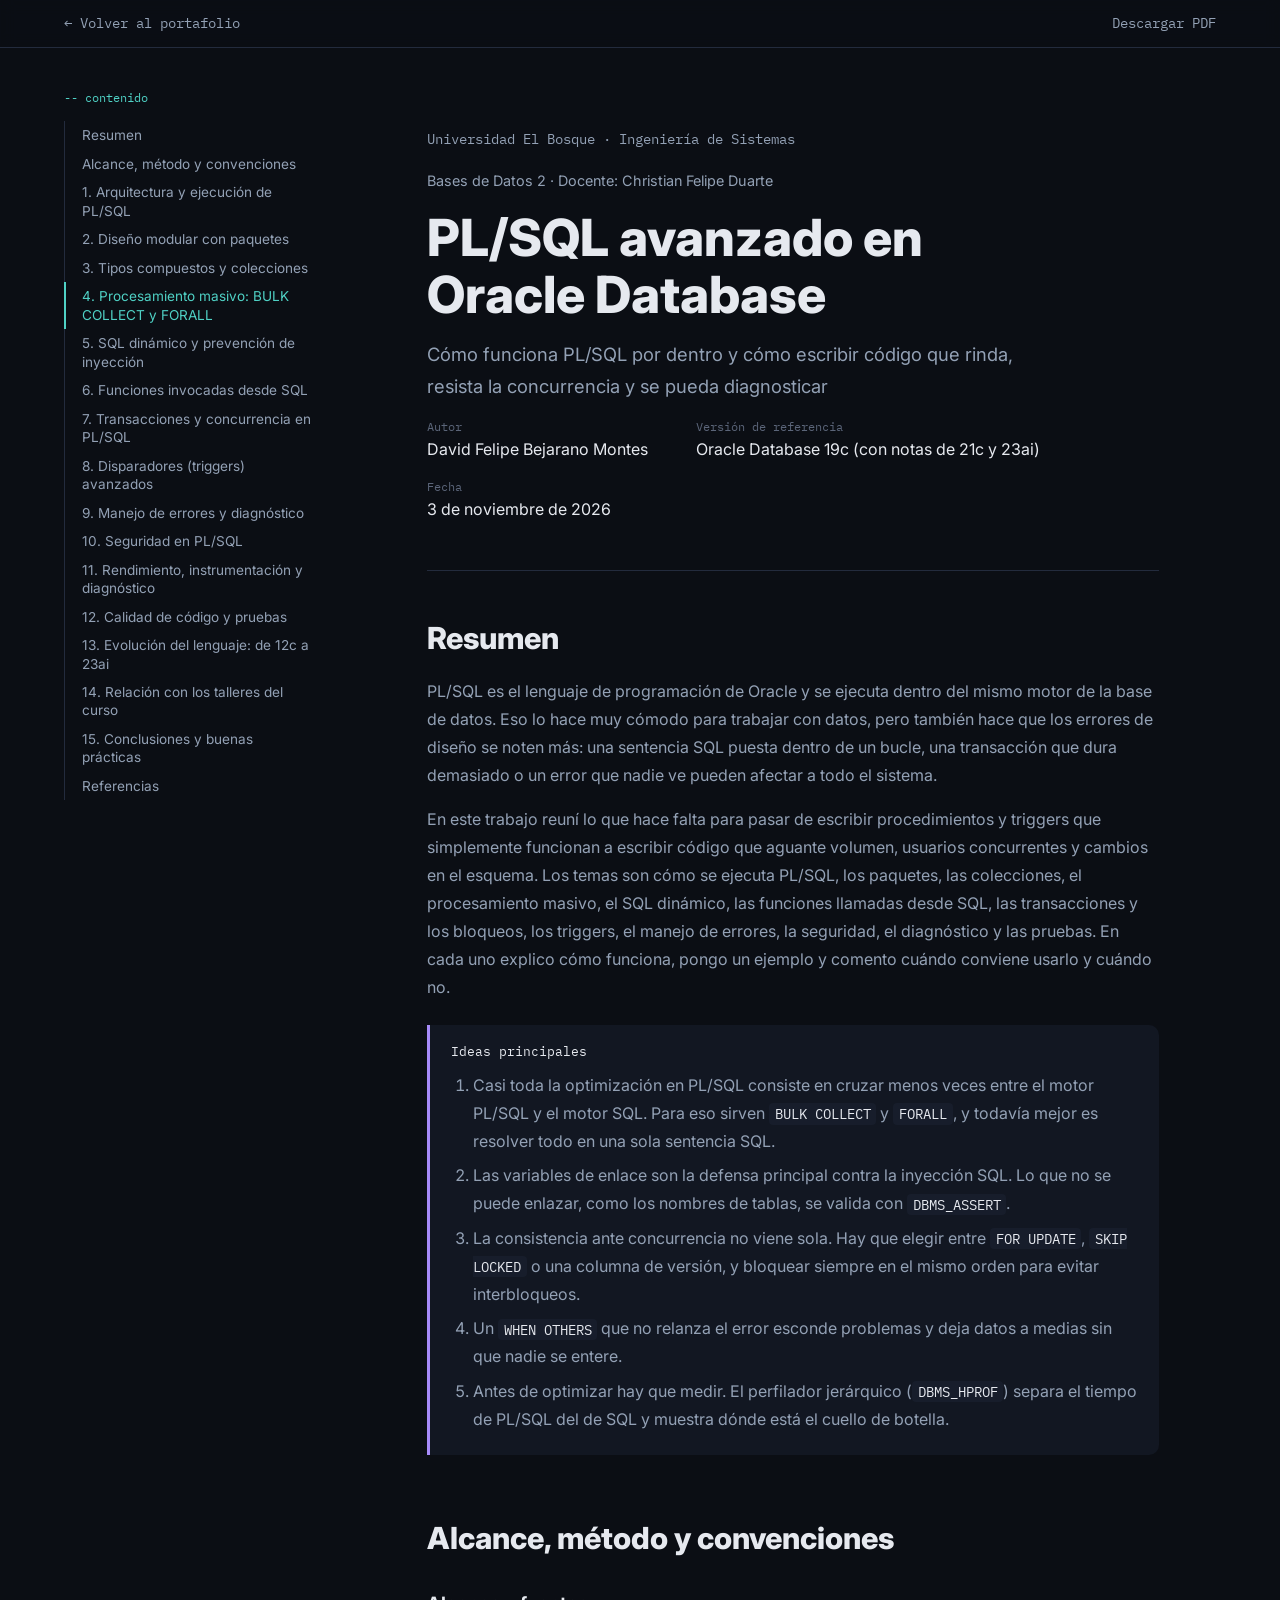
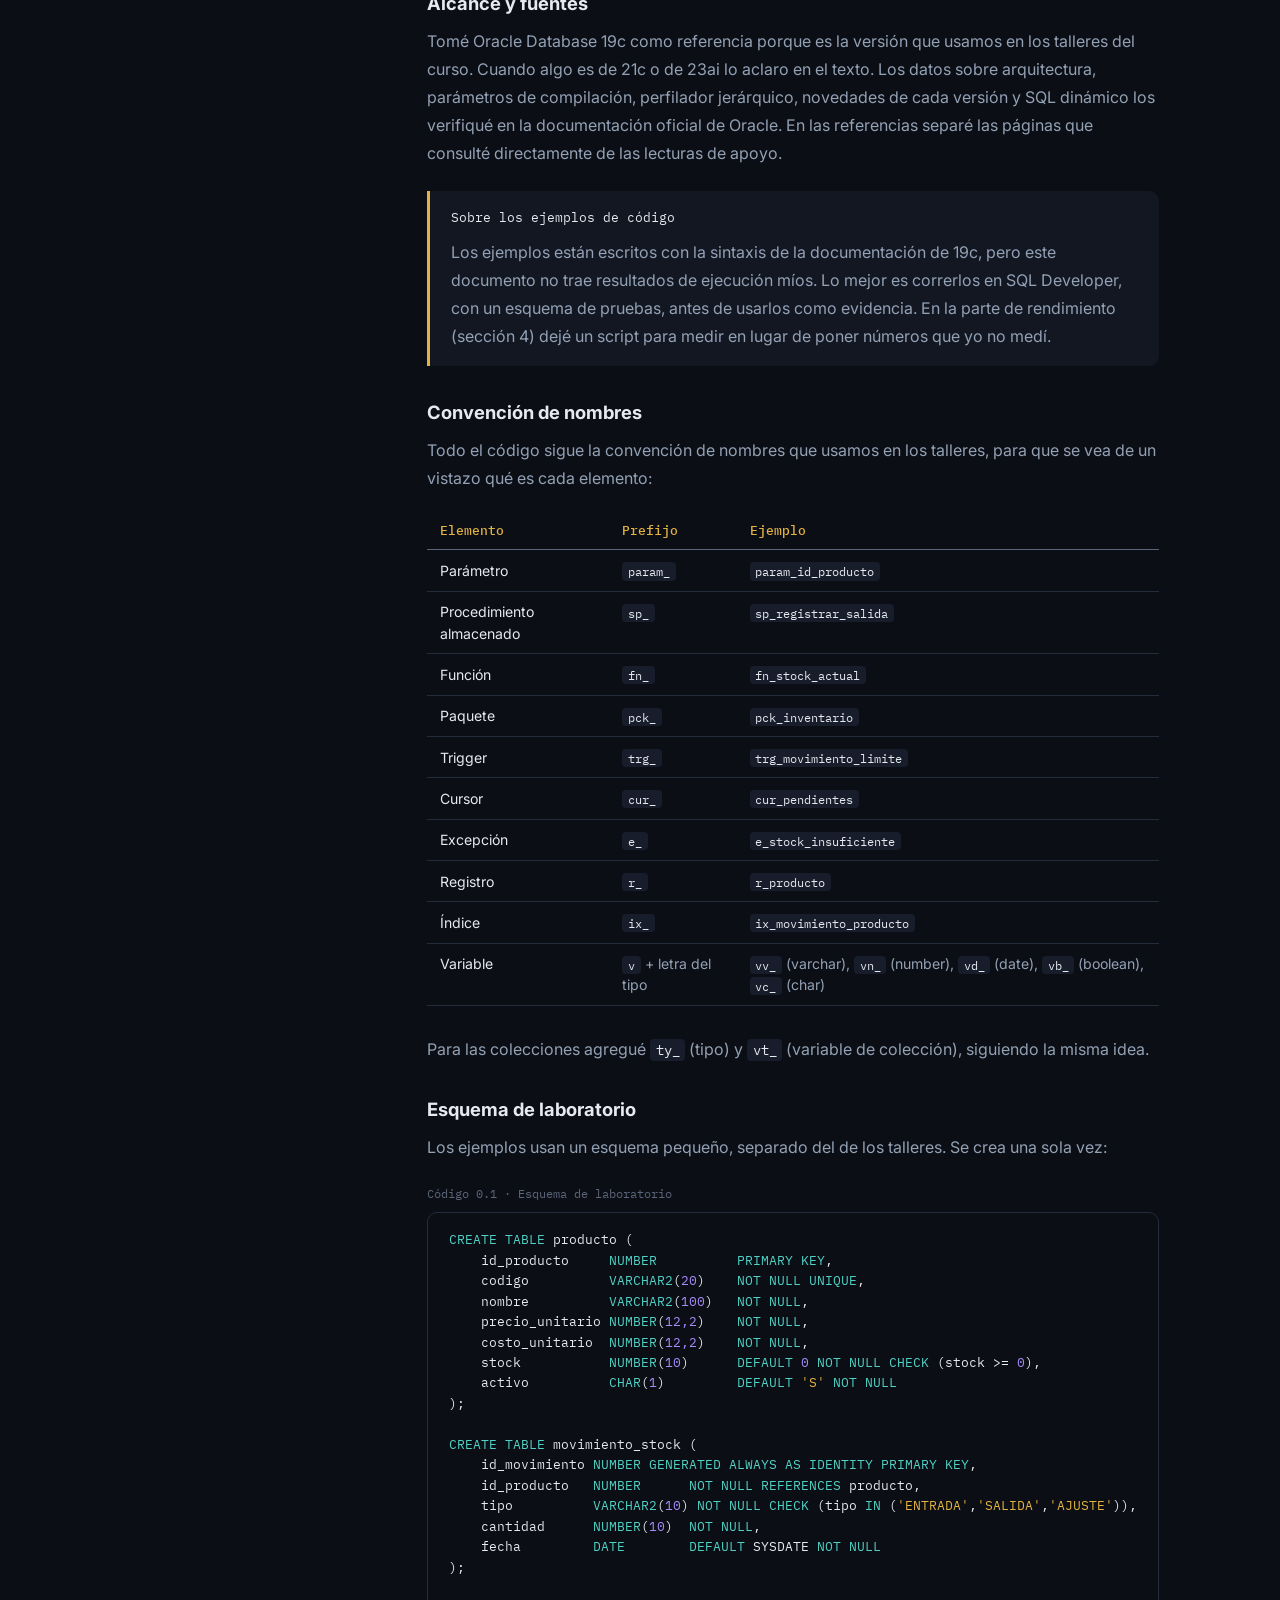
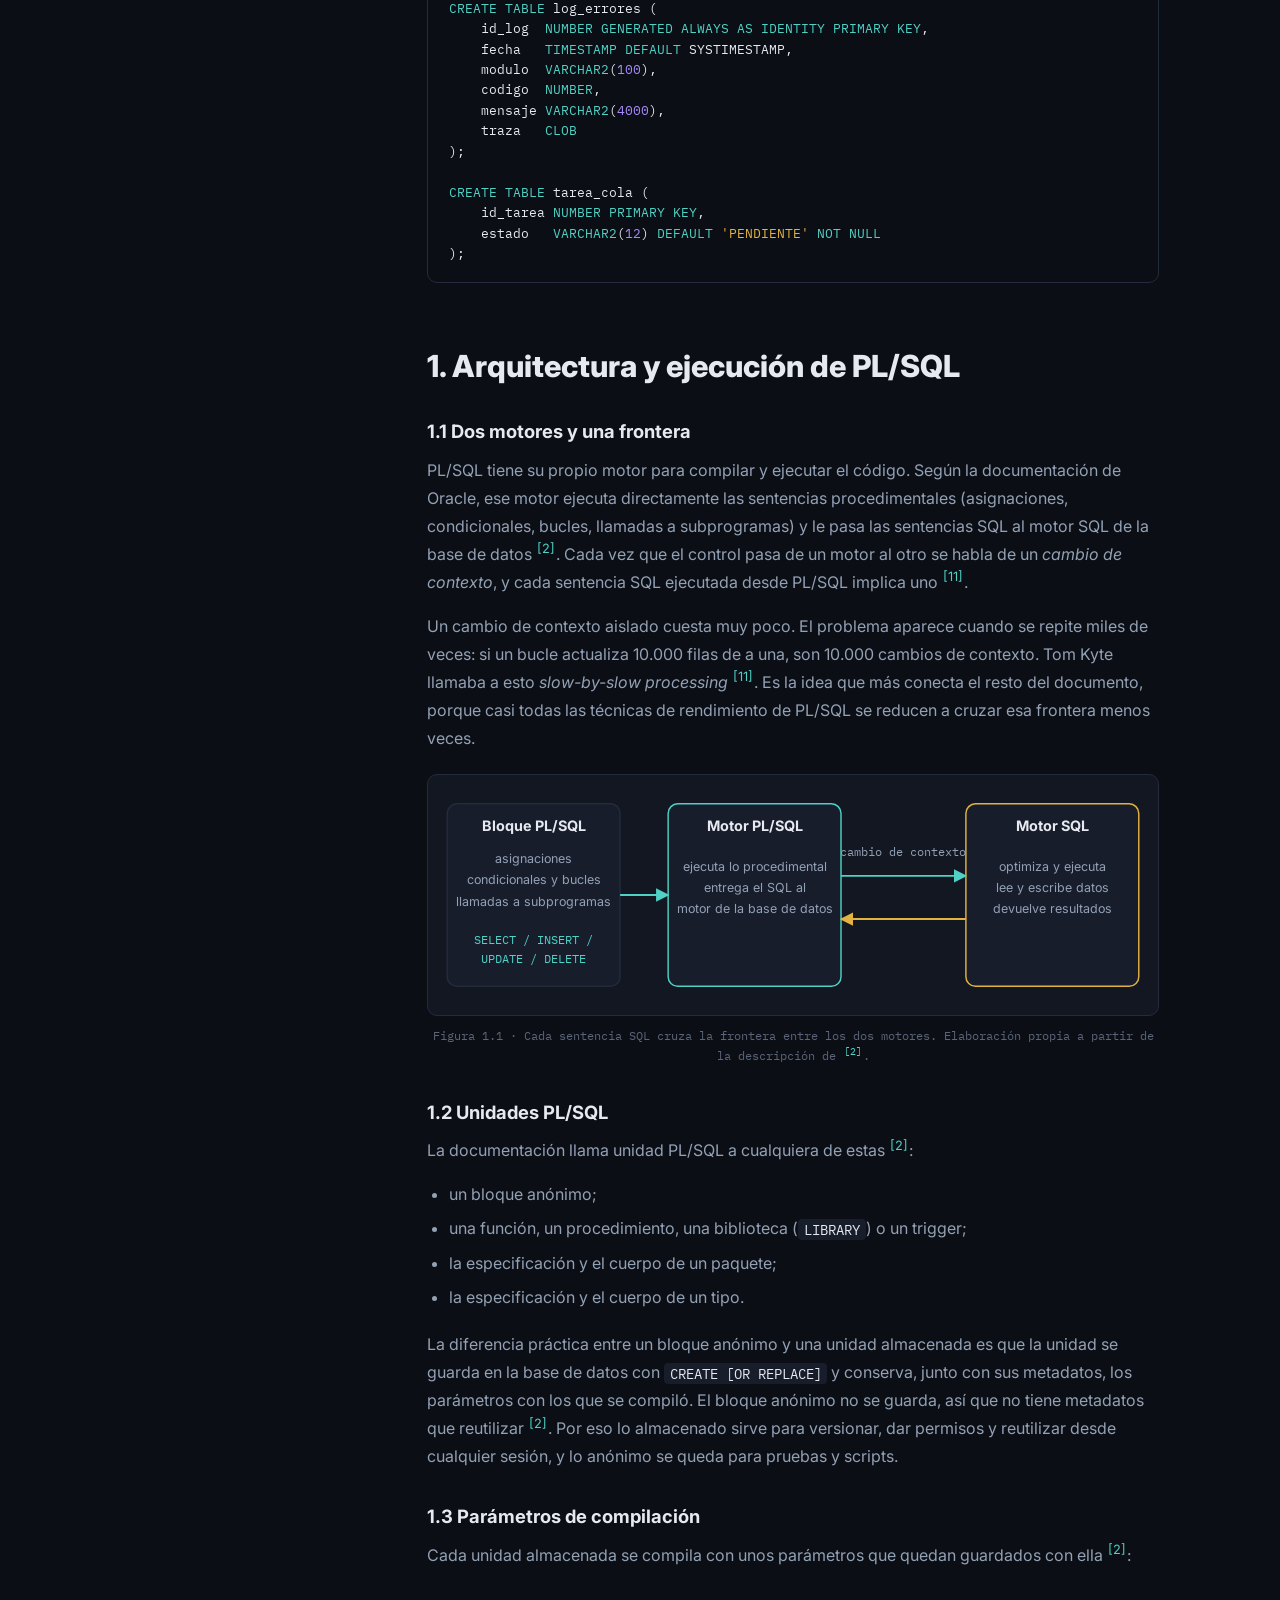
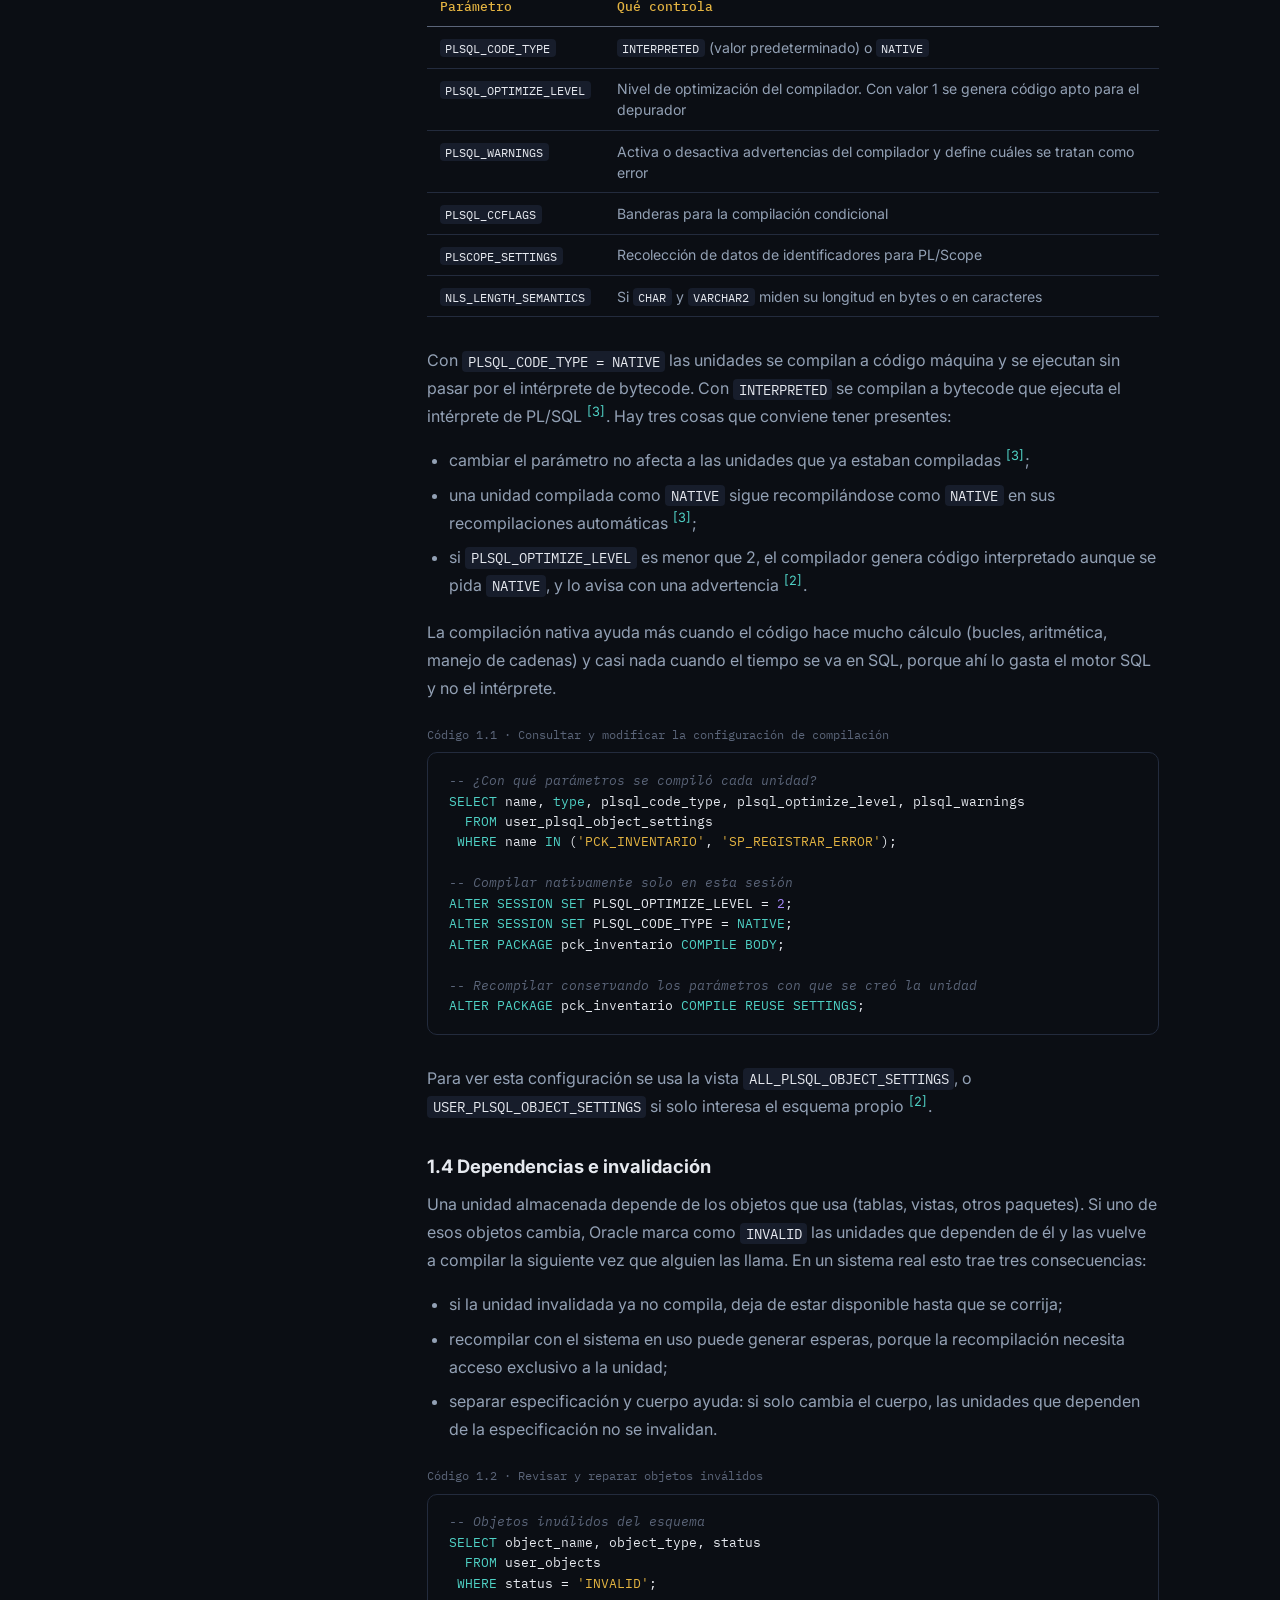
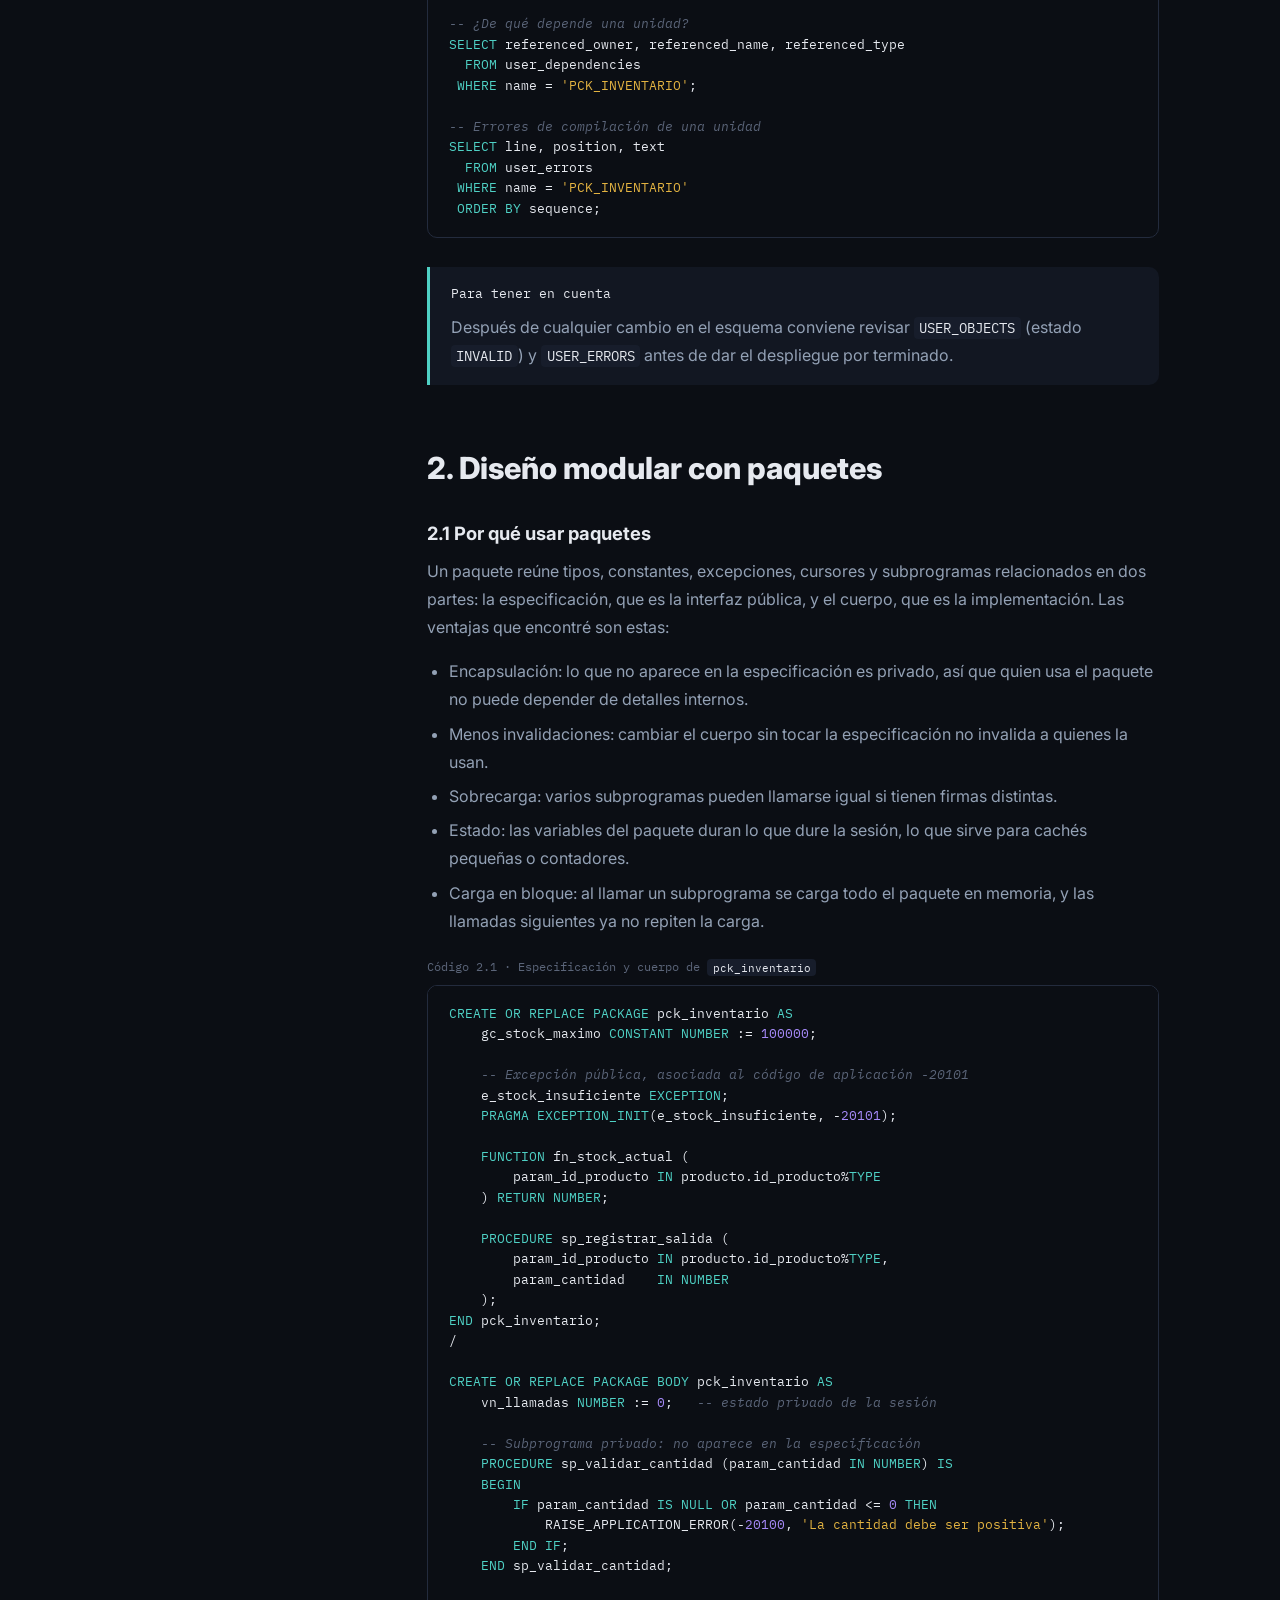
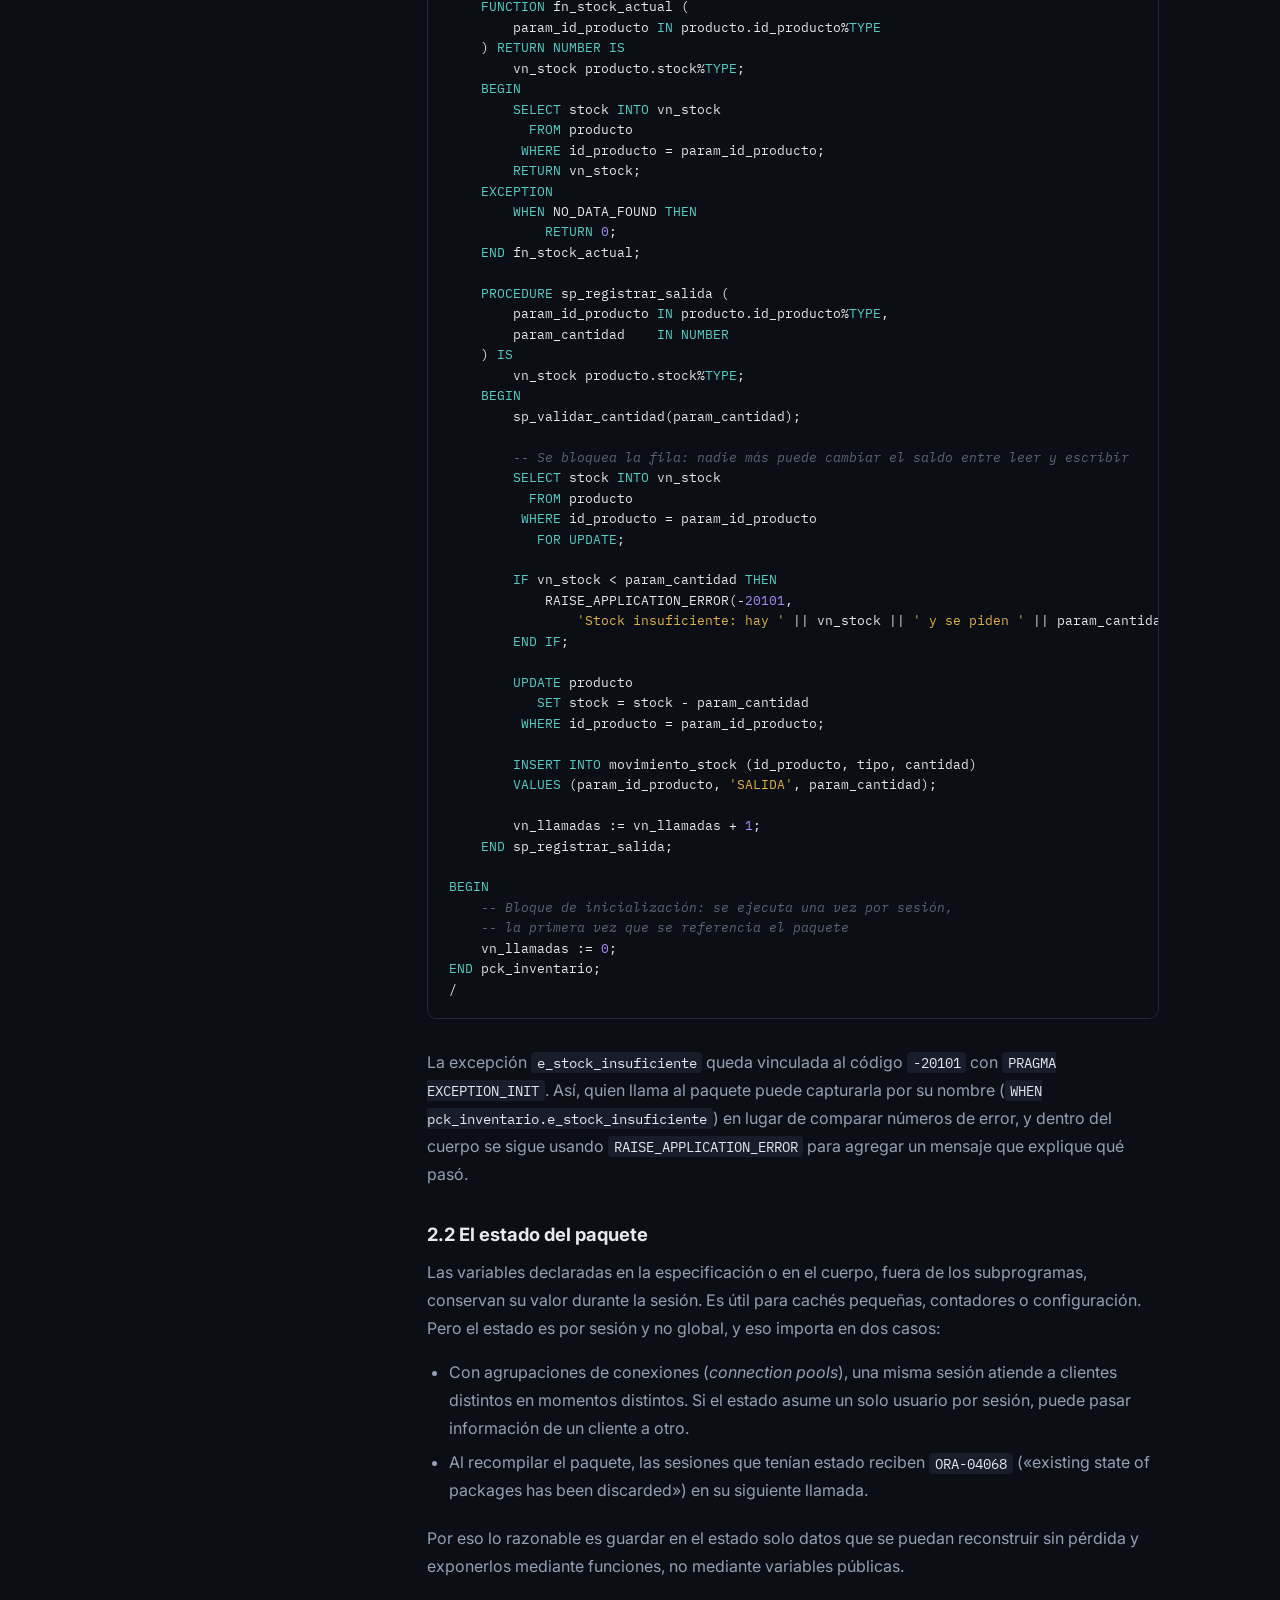
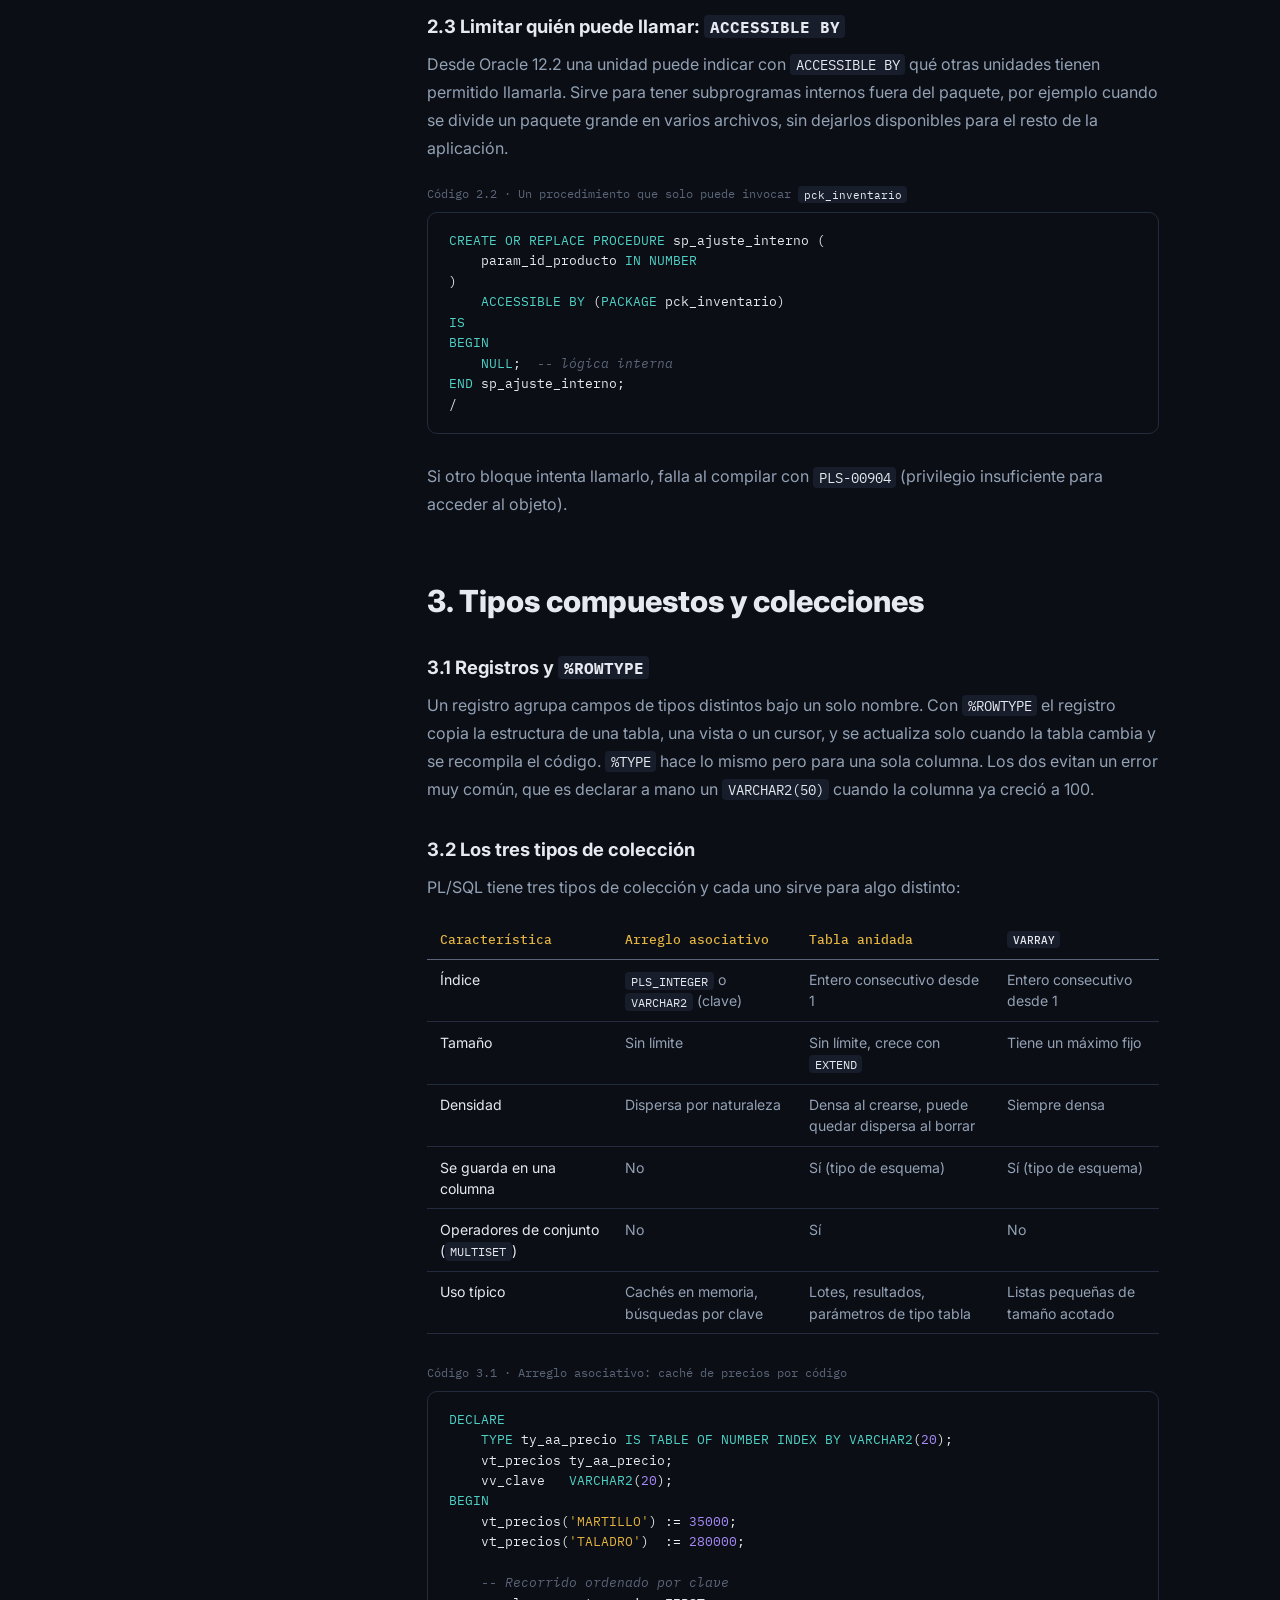
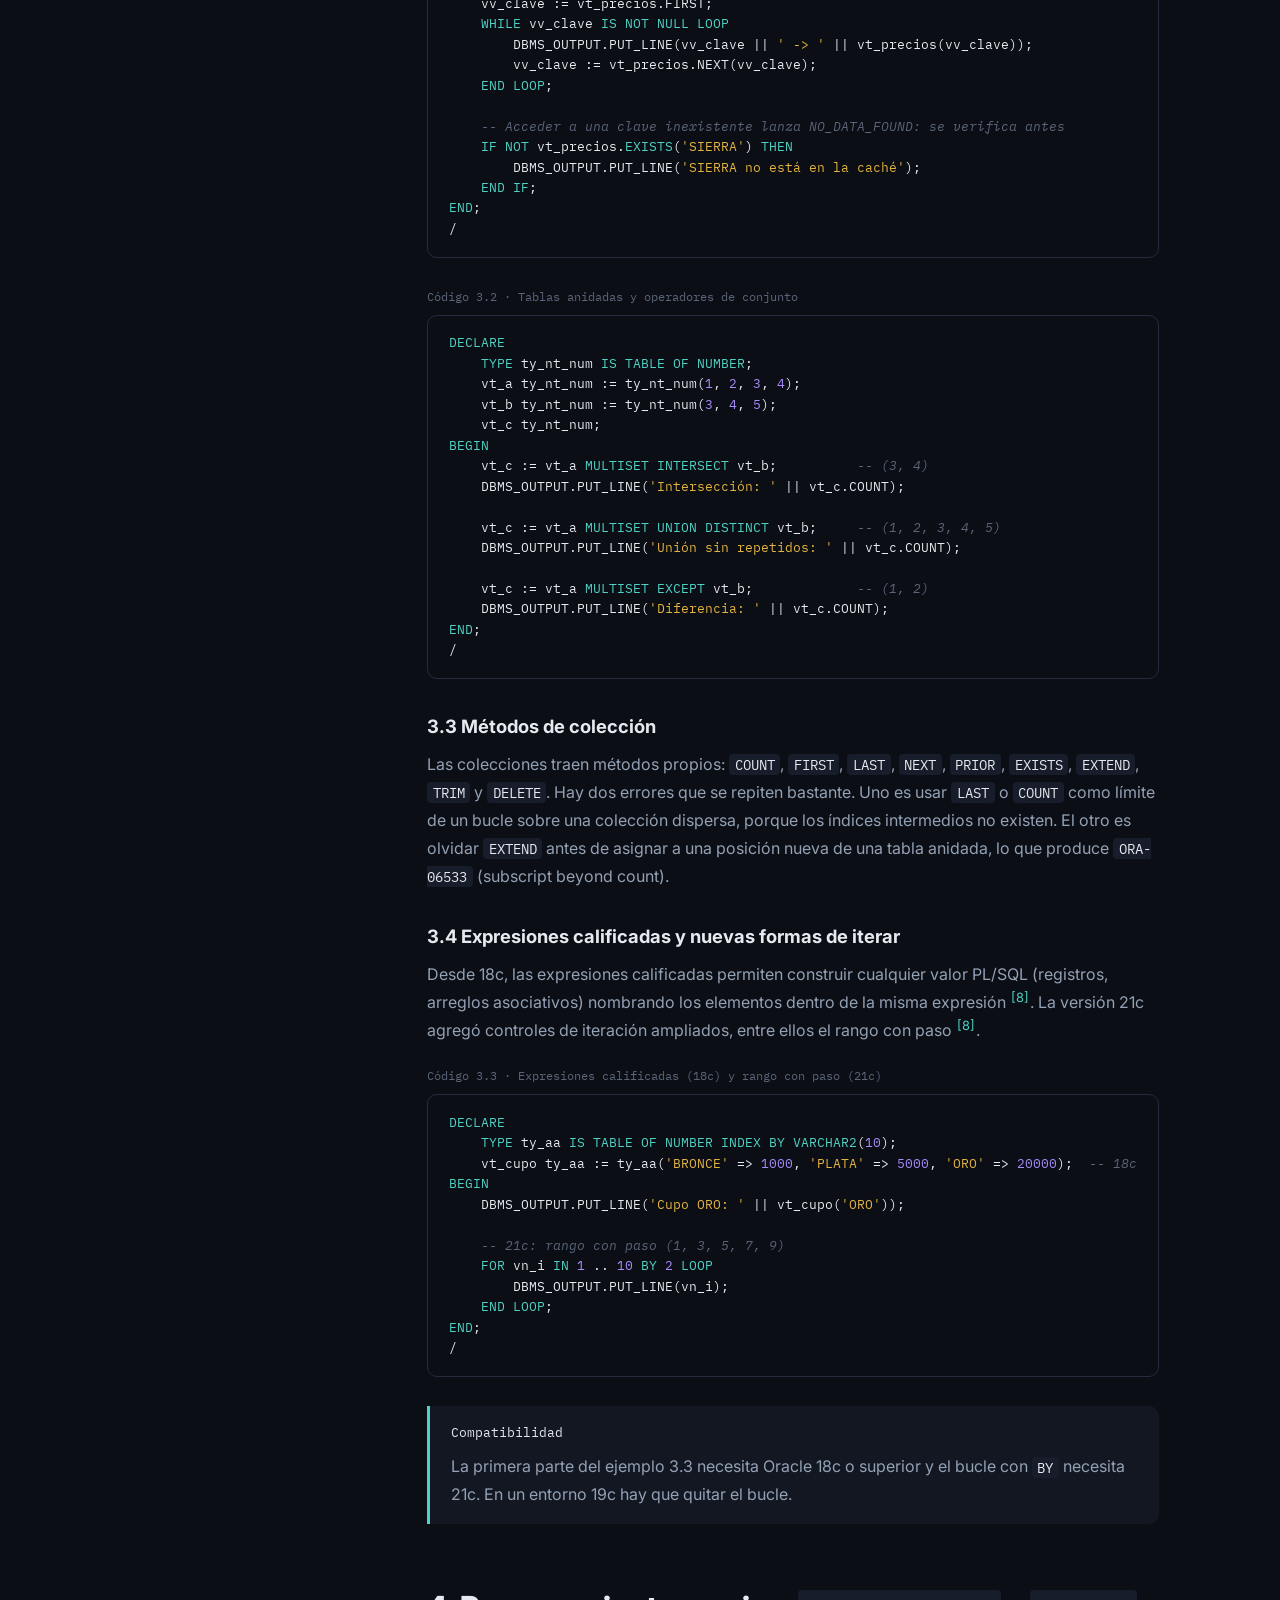
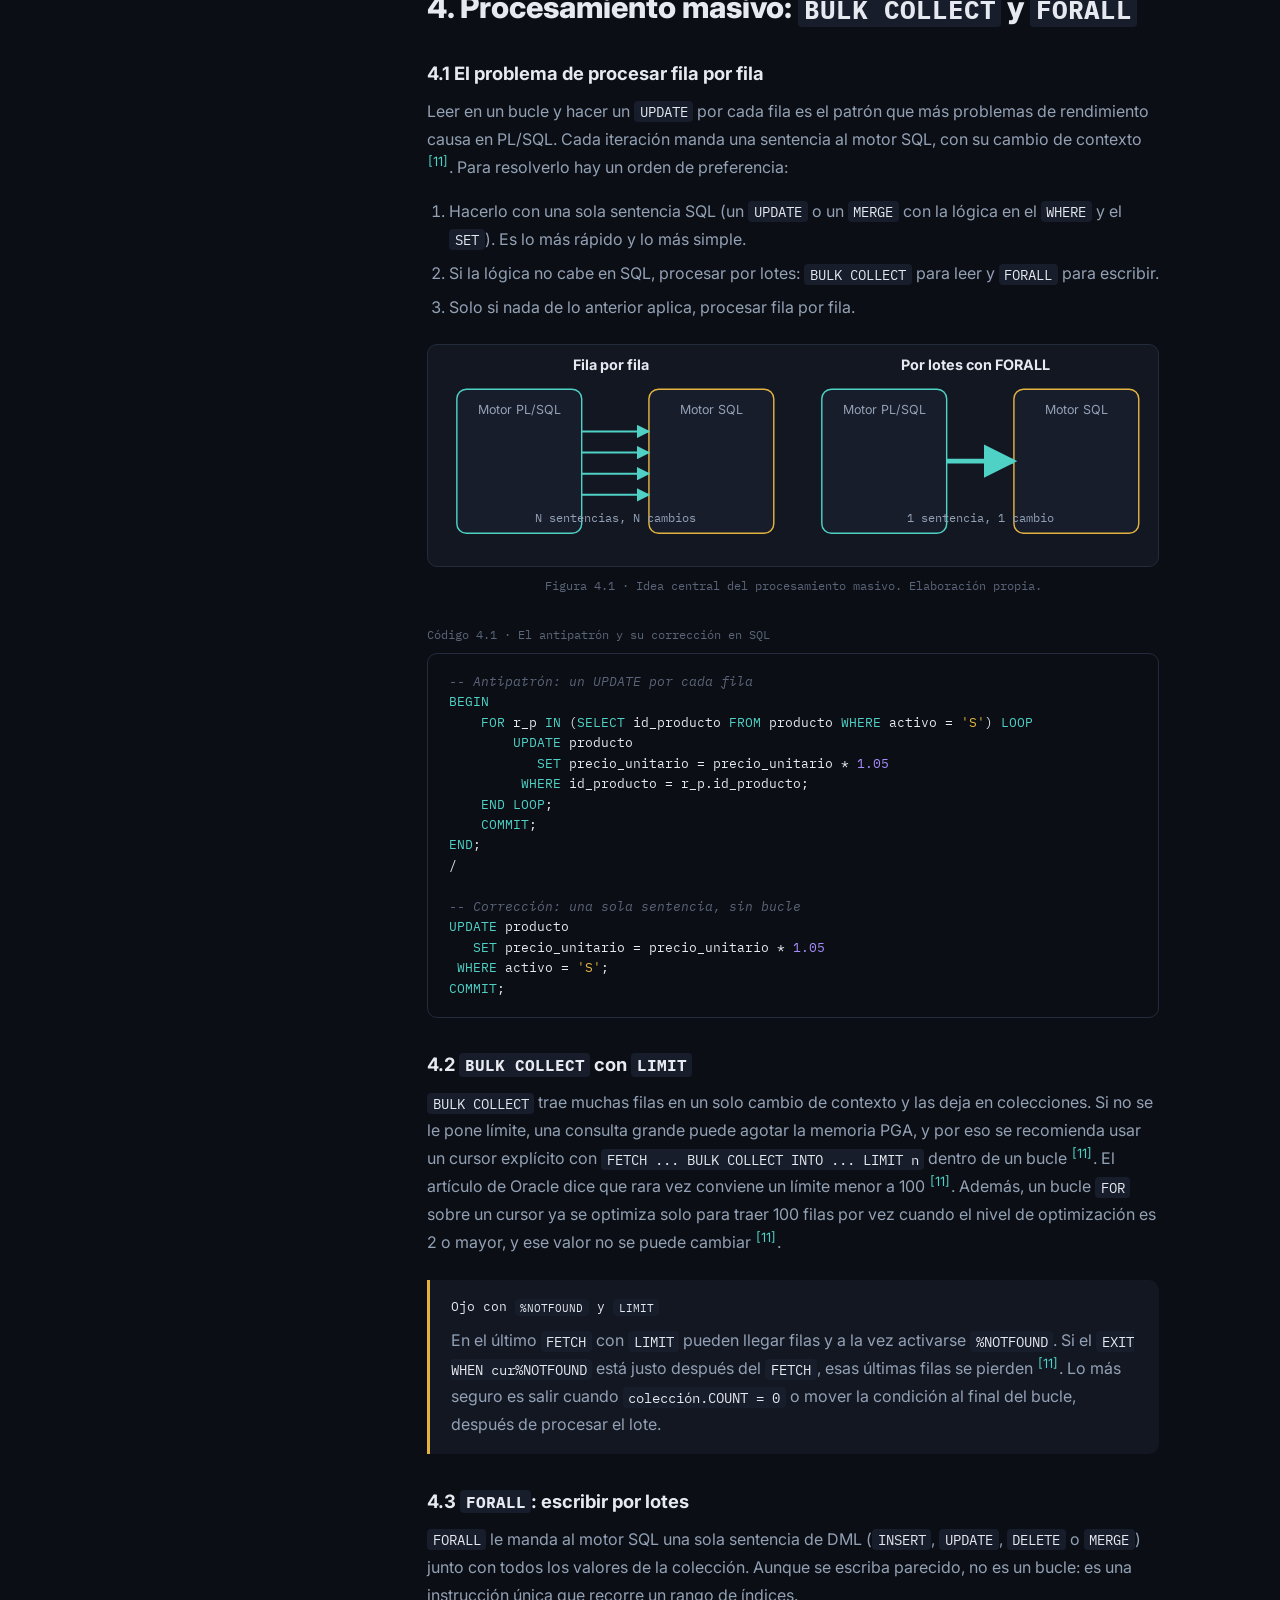
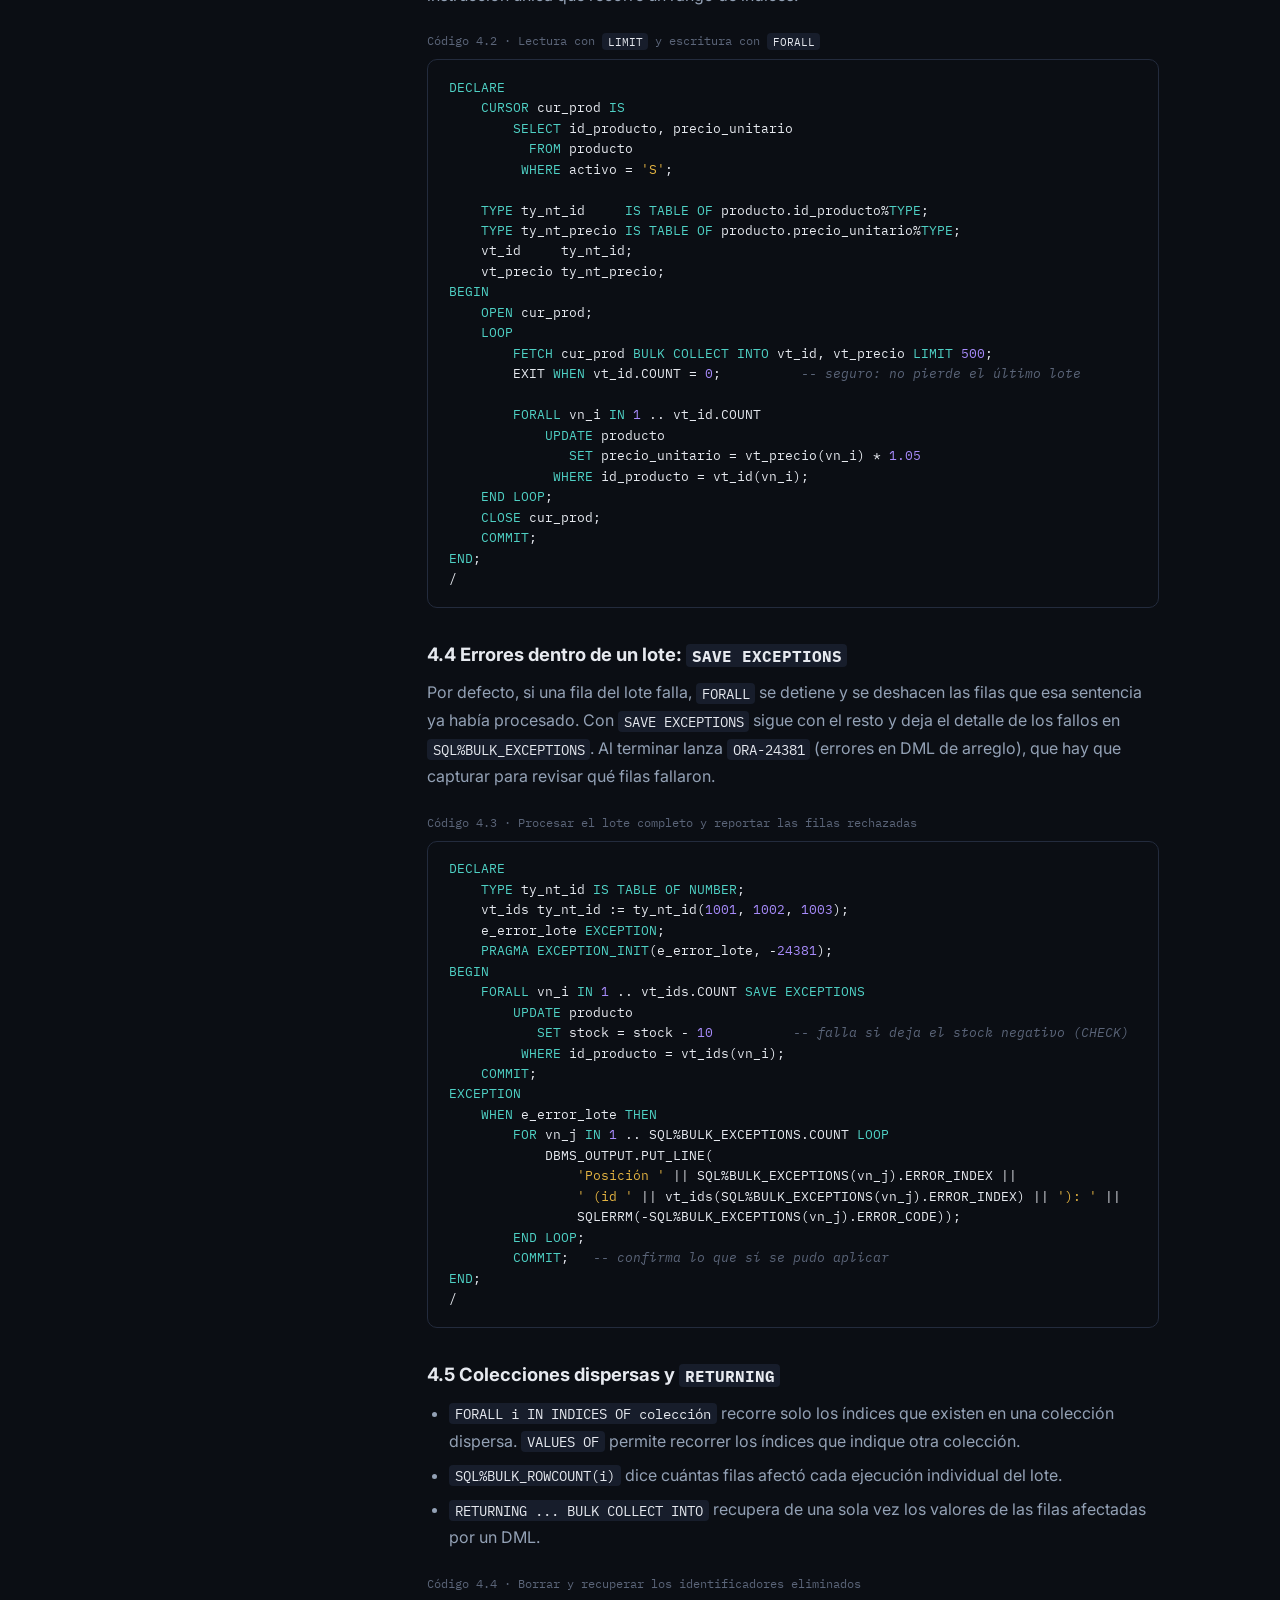
<file: investigacion-plsql.html>
<!DOCTYPE html>
<html lang="es">
<head>
<meta charset="UTF-8" />
<meta name="viewport" content="width=device-width, initial-scale=1.0" />
<title>PL/SQL avanzado en Oracle | David Felipe Bejarano Montes</title>
<meta name="description" content="Investigación sobre PL/SQL avanzado en Oracle Database: arquitectura, procesamiento masivo, SQL dinámico, concurrencia, seguridad, diagnóstico y buenas prácticas." />
<link rel="icon" href="data:image/svg+xml,%3Csvg xmlns='http://www.w3.org/2000/svg' viewBox='0 0 64 64'%3E%3Crect width='64' height='64' rx='12' fill='%230b0e14'/%3E%3Ctext x='32' y='42' font-family='monospace' font-size='28' font-weight='700' fill='%234fd1c5' text-anchor='middle'%3E%26gt;_%3C/text%3E%3C/svg%3E">
<link rel="preconnect" href="https://fonts.googleapis.com">
<link rel="preconnect" href="https://fonts.gstatic.com" crossorigin>
<link href="https://fonts.googleapis.com/css2?family=IBM+Plex+Mono:wght@400;500;600;700&family=Inter:wght@400;500;600;700;800&display=swap" rel="stylesheet">
<link rel="stylesheet" href="style.css" />
<link rel="stylesheet" href="investigacion.css" />
</head>
<body class="inv-body">
  <header class="inv-top no-print">
    <div class="inv-top__inner">
      <a href="index.html#mod-plsql">&larr; Volver al portafolio</a>
      <span class="inv-top__actions">
        <a href="evidencias/plsql/investigacion-plsql-avanzado.pdf" target="_blank" rel="noopener">Descargar PDF</a>
      </span>
    </div>
  </header>

  <div class="inv-layout">
    <aside class="toc-side" aria-label="Índice">
      <p>-- contenido</p>
      <ol id="tocList"></ol>
    </aside>
    <main class="doc">
<header class="cover" id="portada">
  <p class="cover__inst">Universidad El Bosque · Ingeniería de Sistemas</p>
  <p class="cover__course">Bases de Datos 2 · Docente: Christian Felipe Duarte</p>
  <h1 class="cover__title">PL/SQL avanzado en Oracle Database</h1>
  <p class="cover__subtitle">Cómo funciona PL/SQL por dentro y cómo escribir código que rinda, resista la concurrencia y se pueda diagnosticar</p>
  <dl class="cover__meta">
    <div><dt>Autor</dt><dd>David Felipe Bejarano Montes</dd></div>
    <div><dt>Versión de referencia</dt><dd>Oracle Database 19c (con notas de 21c y 23ai)</dd></div>
    <div><dt>Fecha</dt><dd>3 de noviembre de 2026</dd></div>
  </dl>
</header>

<nav class="toc-inline" id="tocInline" aria-label="Contenido"></nav>

<section id="resumen">
  <h2>Resumen</h2>
  <p>
    PL/SQL es el lenguaje de programación de Oracle y se ejecuta dentro del mismo motor de la base de datos. Eso lo hace muy
    cómodo para trabajar con datos, pero también hace que los errores de diseño se noten más: una sentencia SQL puesta dentro de un
    bucle, una transacción que dura demasiado o un error que nadie ve pueden afectar a todo el sistema.
  </p>
  <p>
    En este trabajo reuní lo que hace falta para pasar de escribir procedimientos y triggers que simplemente funcionan a escribir
    código que aguante volumen, usuarios concurrentes y cambios en el esquema. Los temas son cómo se ejecuta PL/SQL, los paquetes,
    las colecciones, el procesamiento masivo, el SQL dinámico, las funciones llamadas desde SQL, las transacciones y los bloqueos,
    los triggers, el manejo de errores, la seguridad, el diagnóstico y las pruebas. En cada uno explico cómo funciona, pongo un
    ejemplo y comento cuándo conviene usarlo y cuándo no.
  </p>
  <div class="callout callout--tip">
    <p class="callout__title">Ideas principales</p>
    <ol>
      <li>Casi toda la optimización en PL/SQL consiste en cruzar menos veces entre el motor PL/SQL y el motor SQL. Para eso sirven <code>BULK COLLECT</code> y <code>FORALL</code>, y todavía mejor es resolver todo en una sola sentencia SQL.</li>
      <li>Las variables de enlace son la defensa principal contra la inyección SQL. Lo que no se puede enlazar, como los nombres de tablas, se valida con <code>DBMS_ASSERT</code>.</li>
      <li>La consistencia ante concurrencia no viene sola. Hay que elegir entre <code>FOR UPDATE</code>, <code>SKIP LOCKED</code> o una columna de versión, y bloquear siempre en el mismo orden para evitar interbloqueos.</li>
      <li>Un <code>WHEN OTHERS</code> que no relanza el error esconde problemas y deja datos a medias sin que nadie se entere.</li>
      <li>Antes de optimizar hay que medir. El perfilador jerárquico (<code>DBMS_HPROF</code>) separa el tiempo de PL/SQL del de SQL y muestra dónde está el cuello de botella.</li>
    </ol>
  </div>
</section>

<section id="alcance">
  <h2>Alcance, método y convenciones</h2>
  <h3>Alcance y fuentes</h3>
  <p>
    Tomé Oracle Database 19c como referencia porque es la versión que usamos en los talleres del curso. Cuando algo es de 21c o de 23ai
    lo aclaro en el texto. Los datos sobre arquitectura, parámetros de compilación, perfilador jerárquico, novedades de cada versión y
    SQL dinámico los verifiqué en la documentación oficial de Oracle. En las referencias separé las páginas que consulté directamente de
    las lecturas de apoyo.
  </p>
  <div class="callout callout--warn">
    <p class="callout__title">Sobre los ejemplos de código</p>
    <p>
      Los ejemplos están escritos con la sintaxis de la documentación de 19c, pero este documento no trae resultados de ejecución
      míos. Lo mejor es correrlos en SQL Developer, con un esquema de pruebas, antes de usarlos como evidencia. En la parte de
      rendimiento (sección 4) dejé un script para medir en lugar de poner números que yo no medí.
    </p>
  </div>

  <h3>Convención de nombres</h3>
  <p>Todo el código sigue la convención de nombres que usamos en los talleres, para que se vea de un vistazo qué es cada elemento:</p>
  <table class="tbl">
    <thead><tr><th>Elemento</th><th>Prefijo</th><th>Ejemplo</th></tr></thead>
    <tbody>
      <tr><td>Parámetro</td><td><code>param_</code></td><td><code>param_id_producto</code></td></tr>
      <tr><td>Procedimiento almacenado</td><td><code>sp_</code></td><td><code>sp_registrar_salida</code></td></tr>
      <tr><td>Función</td><td><code>fn_</code></td><td><code>fn_stock_actual</code></td></tr>
      <tr><td>Paquete</td><td><code>pck_</code></td><td><code>pck_inventario</code></td></tr>
      <tr><td>Trigger</td><td><code>trg_</code></td><td><code>trg_movimiento_limite</code></td></tr>
      <tr><td>Cursor</td><td><code>cur_</code></td><td><code>cur_pendientes</code></td></tr>
      <tr><td>Excepción</td><td><code>e_</code></td><td><code>e_stock_insuficiente</code></td></tr>
      <tr><td>Registro</td><td><code>r_</code></td><td><code>r_producto</code></td></tr>
      <tr><td>Índice</td><td><code>ix_</code></td><td><code>ix_movimiento_producto</code></td></tr>
      <tr><td>Variable</td><td><code>v</code> + letra del tipo</td><td><code>vv_</code> (varchar), <code>vn_</code> (number), <code>vd_</code> (date), <code>vb_</code> (boolean), <code>vc_</code> (char)</td></tr>
    </tbody>
  </table>
  <p>Para las colecciones agregué <code>ty_</code> (tipo) y <code>vt_</code> (variable de colección), siguiendo la misma idea.</p>

  <h3>Esquema de laboratorio</h3>
  <p>Los ejemplos usan un esquema pequeño, separado del de los talleres. Se crea una sola vez:</p>
  <figure class="code">
    <figcaption>Código 0.1 · Esquema de laboratorio</figcaption>
<pre><code data-sql>CREATE TABLE producto (
    id_producto     NUMBER          PRIMARY KEY,
    codigo          VARCHAR2(20)    NOT NULL UNIQUE,
    nombre          VARCHAR2(100)   NOT NULL,
    precio_unitario NUMBER(12,2)    NOT NULL,
    costo_unitario  NUMBER(12,2)    NOT NULL,
    stock           NUMBER(10)      DEFAULT 0 NOT NULL CHECK (stock &gt;= 0),
    activo          CHAR(1)         DEFAULT 'S' NOT NULL
);

CREATE TABLE movimiento_stock (
    id_movimiento NUMBER GENERATED ALWAYS AS IDENTITY PRIMARY KEY,
    id_producto   NUMBER      NOT NULL REFERENCES producto,
    tipo          VARCHAR2(10) NOT NULL CHECK (tipo IN ('ENTRADA','SALIDA','AJUSTE')),
    cantidad      NUMBER(10)  NOT NULL,
    fecha         DATE        DEFAULT SYSDATE NOT NULL
);

CREATE TABLE log_errores (
    id_log  NUMBER GENERATED ALWAYS AS IDENTITY PRIMARY KEY,
    fecha   TIMESTAMP DEFAULT SYSTIMESTAMP,
    modulo  VARCHAR2(100),
    codigo  NUMBER,
    mensaje VARCHAR2(4000),
    traza   CLOB
);

CREATE TABLE tarea_cola (
    id_tarea NUMBER PRIMARY KEY,
    estado   VARCHAR2(12) DEFAULT 'PENDIENTE' NOT NULL
);</code></pre>
  </figure>
</section>

<section id="arquitectura">
  <h2>1. Arquitectura y ejecución de PL/SQL</h2>

  <h3>1.1 Dos motores y una frontera</h3>
  <p>
    PL/SQL tiene su propio motor para compilar y ejecutar el código. Según la documentación de Oracle, ese motor ejecuta directamente
    las sentencias procedimentales (asignaciones, condicionales, bucles, llamadas a subprogramas) y le pasa las sentencias SQL al motor
    SQL de la base de datos <a class="ref" href="#ref-2">[2]</a>. Cada vez que el control pasa de un motor al otro se habla de un
    <em>cambio de contexto</em>, y cada sentencia SQL ejecutada desde PL/SQL implica uno <a class="ref" href="#ref-11">[11]</a>.
  </p>
  <p>
    Un cambio de contexto aislado cuesta muy poco. El problema aparece cuando se repite miles de veces: si un bucle actualiza 10.000
    filas de a una, son 10.000 cambios de contexto. Tom Kyte llamaba a esto <em>slow-by-slow processing</em>
    <a class="ref" href="#ref-11">[11]</a>. Es la idea que más conecta el resto del documento, porque casi todas las técnicas de
    rendimiento de PL/SQL se reducen a cruzar esa frontera menos veces.
  </p>
  <figure class="diagram">
    <svg viewBox="0 0 760 250" role="img" aria-labelledby="fig1t fig1d">
      <title id="fig1t">Motor PL/SQL y motor SQL</title>
      <desc id="fig1d">Un bloque PL/SQL ejecuta sus sentencias procedimentales en el motor PL/SQL y envía cada sentencia SQL al motor SQL mediante un cambio de contexto.</desc>
      <defs>
        <marker id="arr-c" viewBox="0 0 10 10" refX="9" refY="5" markerWidth="7" markerHeight="7" orient="auto-start-reverse"><path d="M0 0 L10 5 L0 10 z" class="d-head-c"/></marker>
        <marker id="arr-a" viewBox="0 0 10 10" refX="9" refY="5" markerWidth="7" markerHeight="7" orient="auto-start-reverse"><path d="M0 0 L10 5 L0 10 z" class="d-head-a"/></marker>
      </defs>
      <rect class="d-box" x="20" y="30" width="180" height="190" rx="10"/>
      <text class="d-title" x="110" y="58" text-anchor="middle">Bloque PL/SQL</text>
      <text class="d-text" x="110" y="92" text-anchor="middle">asignaciones</text>
      <text class="d-text" x="110" y="114" text-anchor="middle">condicionales y bucles</text>
      <text class="d-text" x="110" y="136" text-anchor="middle">llamadas a subprogramas</text>
      <text class="d-text d-accent" x="110" y="176" text-anchor="middle">SELECT / INSERT /</text>
      <text class="d-text d-accent" x="110" y="196" text-anchor="middle">UPDATE / DELETE</text>

      <rect class="d-box d-box--a" x="250" y="30" width="180" height="190" rx="10"/>
      <text class="d-title" x="340" y="58" text-anchor="middle">Motor PL/SQL</text>
      <text class="d-text" x="340" y="100" text-anchor="middle">ejecuta lo procedimental</text>
      <text class="d-text" x="340" y="122" text-anchor="middle">entrega el SQL al</text>
      <text class="d-text" x="340" y="144" text-anchor="middle">motor de la base de datos</text>

      <rect class="d-box d-box--b" x="560" y="30" width="180" height="190" rx="10"/>
      <text class="d-title" x="650" y="58" text-anchor="middle">Motor SQL</text>
      <text class="d-text" x="650" y="100" text-anchor="middle">optimiza y ejecuta</text>
      <text class="d-text" x="650" y="122" text-anchor="middle">lee y escribe datos</text>
      <text class="d-text" x="650" y="144" text-anchor="middle">devuelve resultados</text>

      <path class="d-arrow" d="M200 125 H250"/>
      <path class="d-arrow" d="M430 105 H560"/>
      <path class="d-arrow d-arrow--back" d="M560 150 H430"/>
      <text class="d-note" x="495" y="84" text-anchor="middle">cambio de contexto</text>
    </svg>
    <figcaption>Figura 1.1 · Cada sentencia SQL cruza la frontera entre los dos motores. Elaboración propia a partir de la descripción de <a class="ref" href="#ref-2">[2]</a>.</figcaption>
  </figure>

  <h3>1.2 Unidades PL/SQL</h3>
  <p>La documentación llama unidad PL/SQL a cualquiera de estas <a class="ref" href="#ref-2">[2]</a>:</p>
  <ul>
    <li>un bloque anónimo;</li>
    <li>una función, un procedimiento, una biblioteca (<code>LIBRARY</code>) o un trigger;</li>
    <li>la especificación y el cuerpo de un paquete;</li>
    <li>la especificación y el cuerpo de un tipo.</li>
  </ul>
  <p>
    La diferencia práctica entre un bloque anónimo y una unidad almacenada es que la unidad se guarda en la base de datos con
    <code>CREATE [OR REPLACE]</code> y conserva, junto con sus metadatos, los parámetros con los que se compiló. El bloque anónimo no
    se guarda, así que no tiene metadatos que reutilizar <a class="ref" href="#ref-2">[2]</a>. Por eso lo almacenado sirve para
    versionar, dar permisos y reutilizar desde cualquier sesión, y lo anónimo se queda para pruebas y scripts.
  </p>

  <h3>1.3 Parámetros de compilación</h3>
  <p>Cada unidad almacenada se compila con unos parámetros que quedan guardados con ella <a class="ref" href="#ref-2">[2]</a>:</p>
  <table class="tbl">
    <thead><tr><th>Parámetro</th><th>Qué controla</th></tr></thead>
    <tbody>
      <tr><td><code>PLSQL_CODE_TYPE</code></td><td><code>INTERPRETED</code> (valor predeterminado) o <code>NATIVE</code></td></tr>
      <tr><td><code>PLSQL_OPTIMIZE_LEVEL</code></td><td>Nivel de optimización del compilador. Con valor 1 se genera código apto para el depurador</td></tr>
      <tr><td><code>PLSQL_WARNINGS</code></td><td>Activa o desactiva advertencias del compilador y define cuáles se tratan como error</td></tr>
      <tr><td><code>PLSQL_CCFLAGS</code></td><td>Banderas para la compilación condicional</td></tr>
      <tr><td><code>PLSCOPE_SETTINGS</code></td><td>Recolección de datos de identificadores para PL/Scope</td></tr>
      <tr><td><code>NLS_LENGTH_SEMANTICS</code></td><td>Si <code>CHAR</code> y <code>VARCHAR2</code> miden su longitud en bytes o en caracteres</td></tr>
    </tbody>
  </table>
  <p>
    Con <code>PLSQL_CODE_TYPE = NATIVE</code> las unidades se compilan a código máquina y se ejecutan sin pasar por el intérprete de
    bytecode. Con <code>INTERPRETED</code> se compilan a bytecode que ejecuta el intérprete de PL/SQL
    <a class="ref" href="#ref-3">[3]</a>. Hay tres cosas que conviene tener presentes:
  </p>
  <ul>
    <li>cambiar el parámetro no afecta a las unidades que ya estaban compiladas <a class="ref" href="#ref-3">[3]</a>;</li>
    <li>una unidad compilada como <code>NATIVE</code> sigue recompilándose como <code>NATIVE</code> en sus recompilaciones automáticas <a class="ref" href="#ref-3">[3]</a>;</li>
    <li>si <code>PLSQL_OPTIMIZE_LEVEL</code> es menor que 2, el compilador genera código interpretado aunque se pida <code>NATIVE</code>, y lo avisa con una advertencia <a class="ref" href="#ref-2">[2]</a>.</li>
  </ul>
  <p>
    La compilación nativa ayuda más cuando el código hace mucho cálculo (bucles, aritmética, manejo de cadenas) y casi nada cuando
    el tiempo se va en SQL, porque ahí lo gasta el motor SQL y no el intérprete.
  </p>
  <figure class="code">
    <figcaption>Código 1.1 · Consultar y modificar la configuración de compilación</figcaption>
<pre><code data-sql>-- ¿Con qué parámetros se compiló cada unidad?
SELECT name, type, plsql_code_type, plsql_optimize_level, plsql_warnings
  FROM user_plsql_object_settings
 WHERE name IN ('PCK_INVENTARIO', 'SP_REGISTRAR_ERROR');

-- Compilar nativamente solo en esta sesión
ALTER SESSION SET PLSQL_OPTIMIZE_LEVEL = 2;
ALTER SESSION SET PLSQL_CODE_TYPE = NATIVE;
ALTER PACKAGE pck_inventario COMPILE BODY;

-- Recompilar conservando los parámetros con que se creó la unidad
ALTER PACKAGE pck_inventario COMPILE REUSE SETTINGS;</code></pre>
  </figure>
  <p>
    Para ver esta configuración se usa la vista <code>ALL_PLSQL_OBJECT_SETTINGS</code>, o <code>USER_PLSQL_OBJECT_SETTINGS</code> si
    solo interesa el esquema propio <a class="ref" href="#ref-2">[2]</a>.
  </p>

  <h3>1.4 Dependencias e invalidación</h3>
  <p>
    Una unidad almacenada depende de los objetos que usa (tablas, vistas, otros paquetes). Si uno de esos objetos cambia, Oracle marca
    como <code>INVALID</code> las unidades que dependen de él y las vuelve a compilar la siguiente vez que alguien las llama. En un
    sistema real esto trae tres consecuencias:
  </p>
  <ul>
    <li>si la unidad invalidada ya no compila, deja de estar disponible hasta que se corrija;</li>
    <li>recompilar con el sistema en uso puede generar esperas, porque la recompilación necesita acceso exclusivo a la unidad;</li>
    <li>separar especificación y cuerpo ayuda: si solo cambia el cuerpo, las unidades que dependen de la especificación no se invalidan.</li>
  </ul>
  <figure class="code">
    <figcaption>Código 1.2 · Revisar y reparar objetos inválidos</figcaption>
<pre><code data-sql>-- Objetos inválidos del esquema
SELECT object_name, object_type, status
  FROM user_objects
 WHERE status = 'INVALID';

-- ¿De qué depende una unidad?
SELECT referenced_owner, referenced_name, referenced_type
  FROM user_dependencies
 WHERE name = 'PCK_INVENTARIO';

-- Errores de compilación de una unidad
SELECT line, position, text
  FROM user_errors
 WHERE name = 'PCK_INVENTARIO'
 ORDER BY sequence;</code></pre>
  </figure>
  <div class="callout callout--note">
    <p class="callout__title">Para tener en cuenta</p>
    <p>Después de cualquier cambio en el esquema conviene revisar <code>USER_OBJECTS</code> (estado <code>INVALID</code>) y <code>USER_ERRORS</code> antes de dar el despliegue por terminado.</p>
  </div>
</section>

<section id="paquetes">
  <h2>2. Diseño modular con paquetes</h2>

  <h3>2.1 Por qué usar paquetes</h3>
  <p>
    Un paquete reúne tipos, constantes, excepciones, cursores y subprogramas relacionados en dos partes: la especificación, que es la
    interfaz pública, y el cuerpo, que es la implementación. Las ventajas que encontré son estas:
  </p>
  <ul>
    <li>Encapsulación: lo que no aparece en la especificación es privado, así que quien usa el paquete no puede depender de detalles internos.</li>
    <li>Menos invalidaciones: cambiar el cuerpo sin tocar la especificación no invalida a quienes la usan.</li>
    <li>Sobrecarga: varios subprogramas pueden llamarse igual si tienen firmas distintas.</li>
    <li>Estado: las variables del paquete duran lo que dure la sesión, lo que sirve para cachés pequeñas o contadores.</li>
    <li>Carga en bloque: al llamar un subprograma se carga todo el paquete en memoria, y las llamadas siguientes ya no repiten la carga.</li>
  </ul>
  <figure class="code">
    <figcaption>Código 2.1 · Especificación y cuerpo de <code>pck_inventario</code></figcaption>
<pre><code data-sql>CREATE OR REPLACE PACKAGE pck_inventario AS
    gc_stock_maximo CONSTANT NUMBER := 100000;

    -- Excepción pública, asociada al código de aplicación -20101
    e_stock_insuficiente EXCEPTION;
    PRAGMA EXCEPTION_INIT(e_stock_insuficiente, -20101);

    FUNCTION fn_stock_actual (
        param_id_producto IN producto.id_producto%TYPE
    ) RETURN NUMBER;

    PROCEDURE sp_registrar_salida (
        param_id_producto IN producto.id_producto%TYPE,
        param_cantidad    IN NUMBER
    );
END pck_inventario;
/

CREATE OR REPLACE PACKAGE BODY pck_inventario AS
    vn_llamadas NUMBER := 0;   -- estado privado de la sesión

    -- Subprograma privado: no aparece en la especificación
    PROCEDURE sp_validar_cantidad (param_cantidad IN NUMBER) IS
    BEGIN
        IF param_cantidad IS NULL OR param_cantidad &lt;= 0 THEN
            RAISE_APPLICATION_ERROR(-20100, 'La cantidad debe ser positiva');
        END IF;
    END sp_validar_cantidad;

    FUNCTION fn_stock_actual (
        param_id_producto IN producto.id_producto%TYPE
    ) RETURN NUMBER IS
        vn_stock producto.stock%TYPE;
    BEGIN
        SELECT stock INTO vn_stock
          FROM producto
         WHERE id_producto = param_id_producto;
        RETURN vn_stock;
    EXCEPTION
        WHEN NO_DATA_FOUND THEN
            RETURN 0;
    END fn_stock_actual;

    PROCEDURE sp_registrar_salida (
        param_id_producto IN producto.id_producto%TYPE,
        param_cantidad    IN NUMBER
    ) IS
        vn_stock producto.stock%TYPE;
    BEGIN
        sp_validar_cantidad(param_cantidad);

        -- Se bloquea la fila: nadie más puede cambiar el saldo entre leer y escribir
        SELECT stock INTO vn_stock
          FROM producto
         WHERE id_producto = param_id_producto
           FOR UPDATE;

        IF vn_stock &lt; param_cantidad THEN
            RAISE_APPLICATION_ERROR(-20101,
                'Stock insuficiente: hay ' || vn_stock || ' y se piden ' || param_cantidad);
        END IF;

        UPDATE producto
           SET stock = stock - param_cantidad
         WHERE id_producto = param_id_producto;

        INSERT INTO movimiento_stock (id_producto, tipo, cantidad)
        VALUES (param_id_producto, 'SALIDA', param_cantidad);

        vn_llamadas := vn_llamadas + 1;
    END sp_registrar_salida;

BEGIN
    -- Bloque de inicialización: se ejecuta una vez por sesión,
    -- la primera vez que se referencia el paquete
    vn_llamadas := 0;
END pck_inventario;
/</code></pre>
  </figure>
  <p>
    La excepción <code>e_stock_insuficiente</code> queda vinculada al código <code>-20101</code> con <code>PRAGMA EXCEPTION_INIT</code>. Así,
    quien llama al paquete puede capturarla por su nombre (<code>WHEN pck_inventario.e_stock_insuficiente</code>) en lugar de comparar
    números de error, y dentro del cuerpo se sigue usando <code>RAISE_APPLICATION_ERROR</code> para agregar un mensaje que explique qué pasó.
  </p>

  <h3>2.2 El estado del paquete</h3>
  <p>
    Las variables declaradas en la especificación o en el cuerpo, fuera de los subprogramas, conservan su valor durante la sesión. Es
    útil para cachés pequeñas, contadores o configuración. Pero el estado es por sesión y no global, y eso importa en dos casos:
  </p>
  <ul>
    <li>Con agrupaciones de conexiones (<em>connection pools</em>), una misma sesión atiende a clientes distintos en momentos distintos. Si el estado asume un solo usuario por sesión, puede pasar información de un cliente a otro.</li>
    <li>Al recompilar el paquete, las sesiones que tenían estado reciben <code>ORA-04068</code> («existing state of packages has been discarded») en su siguiente llamada.</li>
  </ul>
  <p>Por eso lo razonable es guardar en el estado solo datos que se puedan reconstruir sin pérdida y exponerlos mediante funciones, no mediante variables públicas.</p>

  <h3>2.3 Limitar quién puede llamar: <code>ACCESSIBLE BY</code></h3>
  <p>
    Desde Oracle 12.2 una unidad puede indicar con <code>ACCESSIBLE BY</code> qué otras unidades tienen permitido llamarla. Sirve para
    tener subprogramas internos fuera del paquete, por ejemplo cuando se divide un paquete grande en varios archivos, sin dejarlos
    disponibles para el resto de la aplicación.
  </p>
  <figure class="code">
    <figcaption>Código 2.2 · Un procedimiento que solo puede invocar <code>pck_inventario</code></figcaption>
<pre><code data-sql>CREATE OR REPLACE PROCEDURE sp_ajuste_interno (
    param_id_producto IN NUMBER
)
    ACCESSIBLE BY (PACKAGE pck_inventario)
IS
BEGIN
    NULL;  -- lógica interna
END sp_ajuste_interno;
/</code></pre>
  </figure>
  <p>Si otro bloque intenta llamarlo, falla al compilar con <code>PLS-00904</code> (privilegio insuficiente para acceder al objeto).</p>
</section>

<section id="colecciones">
  <h2>3. Tipos compuestos y colecciones</h2>

  <h3>3.1 Registros y <code>%ROWTYPE</code></h3>
  <p>
    Un registro agrupa campos de tipos distintos bajo un solo nombre. Con <code>%ROWTYPE</code> el registro copia la estructura de una
    tabla, una vista o un cursor, y se actualiza solo cuando la tabla cambia y se recompila el código. <code>%TYPE</code> hace lo mismo
    pero para una sola columna. Los dos evitan un error muy común, que es declarar a mano un <code>VARCHAR2(50)</code> cuando la
    columna ya creció a 100.
  </p>

  <h3>3.2 Los tres tipos de colección</h3>
  <p>PL/SQL tiene tres tipos de colección y cada uno sirve para algo distinto:</p>
  <table class="tbl">
    <thead>
      <tr><th>Característica</th><th>Arreglo asociativo</th><th>Tabla anidada</th><th><code>VARRAY</code></th></tr>
    </thead>
    <tbody>
      <tr><td>Índice</td><td><code>PLS_INTEGER</code> o <code>VARCHAR2</code> (clave)</td><td>Entero consecutivo desde 1</td><td>Entero consecutivo desde 1</td></tr>
      <tr><td>Tamaño</td><td>Sin límite</td><td>Sin límite, crece con <code>EXTEND</code></td><td>Tiene un máximo fijo</td></tr>
      <tr><td>Densidad</td><td>Dispersa por naturaleza</td><td>Densa al crearse, puede quedar dispersa al borrar</td><td>Siempre densa</td></tr>
      <tr><td>Se guarda en una columna</td><td>No</td><td>Sí (tipo de esquema)</td><td>Sí (tipo de esquema)</td></tr>
      <tr><td>Operadores de conjunto (<code>MULTISET</code>)</td><td>No</td><td>Sí</td><td>No</td></tr>
      <tr><td>Uso típico</td><td>Cachés en memoria, búsquedas por clave</td><td>Lotes, resultados, parámetros de tipo tabla</td><td>Listas pequeñas de tamaño acotado</td></tr>
    </tbody>
  </table>
  <figure class="code">
    <figcaption>Código 3.1 · Arreglo asociativo: caché de precios por código</figcaption>
<pre><code data-sql>DECLARE
    TYPE ty_aa_precio IS TABLE OF NUMBER INDEX BY VARCHAR2(20);
    vt_precios ty_aa_precio;
    vv_clave   VARCHAR2(20);
BEGIN
    vt_precios('MARTILLO') := 35000;
    vt_precios('TALADRO')  := 280000;

    -- Recorrido ordenado por clave
    vv_clave := vt_precios.FIRST;
    WHILE vv_clave IS NOT NULL LOOP
        DBMS_OUTPUT.PUT_LINE(vv_clave || ' -&gt; ' || vt_precios(vv_clave));
        vv_clave := vt_precios.NEXT(vv_clave);
    END LOOP;

    -- Acceder a una clave inexistente lanza NO_DATA_FOUND: se verifica antes
    IF NOT vt_precios.EXISTS('SIERRA') THEN
        DBMS_OUTPUT.PUT_LINE('SIERRA no está en la caché');
    END IF;
END;
/</code></pre>
  </figure>
  <figure class="code">
    <figcaption>Código 3.2 · Tablas anidadas y operadores de conjunto</figcaption>
<pre><code data-sql>DECLARE
    TYPE ty_nt_num IS TABLE OF NUMBER;
    vt_a ty_nt_num := ty_nt_num(1, 2, 3, 4);
    vt_b ty_nt_num := ty_nt_num(3, 4, 5);
    vt_c ty_nt_num;
BEGIN
    vt_c := vt_a MULTISET INTERSECT vt_b;          -- (3, 4)
    DBMS_OUTPUT.PUT_LINE('Intersección: ' || vt_c.COUNT);

    vt_c := vt_a MULTISET UNION DISTINCT vt_b;     -- (1, 2, 3, 4, 5)
    DBMS_OUTPUT.PUT_LINE('Unión sin repetidos: ' || vt_c.COUNT);

    vt_c := vt_a MULTISET EXCEPT vt_b;             -- (1, 2)
    DBMS_OUTPUT.PUT_LINE('Diferencia: ' || vt_c.COUNT);
END;
/</code></pre>
  </figure>

  <h3>3.3 Métodos de colección</h3>
  <p>
    Las colecciones traen métodos propios: <code>COUNT</code>, <code>FIRST</code>, <code>LAST</code>, <code>NEXT</code>, <code>PRIOR</code>,
    <code>EXISTS</code>, <code>EXTEND</code>, <code>TRIM</code> y <code>DELETE</code>. Hay dos errores que se repiten bastante. Uno es usar
    <code>LAST</code> o <code>COUNT</code> como límite de un bucle sobre una colección dispersa, porque los índices intermedios no existen.
    El otro es olvidar <code>EXTEND</code> antes de asignar a una posición nueva de una tabla anidada, lo que produce
    <code>ORA-06533</code> (subscript beyond count).
  </p>

  <h3>3.4 Expresiones calificadas y nuevas formas de iterar</h3>
  <p>
    Desde 18c, las expresiones calificadas permiten construir cualquier valor PL/SQL (registros, arreglos asociativos) nombrando los
    elementos dentro de la misma expresión <a class="ref" href="#ref-8">[8]</a>. La versión 21c agregó controles de iteración
    ampliados, entre ellos el rango con paso <a class="ref" href="#ref-8">[8]</a>.
  </p>
  <figure class="code">
    <figcaption>Código 3.3 · Expresiones calificadas (18c) y rango con paso (21c)</figcaption>
<pre><code data-sql>DECLARE
    TYPE ty_aa IS TABLE OF NUMBER INDEX BY VARCHAR2(10);
    vt_cupo ty_aa := ty_aa('BRONCE' =&gt; 1000, 'PLATA' =&gt; 5000, 'ORO' =&gt; 20000);  -- 18c
BEGIN
    DBMS_OUTPUT.PUT_LINE('Cupo ORO: ' || vt_cupo('ORO'));

    -- 21c: rango con paso (1, 3, 5, 7, 9)
    FOR vn_i IN 1 .. 10 BY 2 LOOP
        DBMS_OUTPUT.PUT_LINE(vn_i);
    END LOOP;
END;
/</code></pre>
  </figure>
  <div class="callout callout--note">
    <p class="callout__title">Compatibilidad</p>
    <p>La primera parte del ejemplo 3.3 necesita Oracle 18c o superior y el bucle con <code>BY</code> necesita 21c. En un entorno 19c hay que quitar el bucle.</p>
  </div>
</section>

<section id="masivo">
  <h2>4. Procesamiento masivo: <code>BULK COLLECT</code> y <code>FORALL</code></h2>

  <h3>4.1 El problema de procesar fila por fila</h3>
  <p>
    Leer en un bucle y hacer un <code>UPDATE</code> por cada fila es el patrón que más problemas de rendimiento causa en PL/SQL. Cada
    iteración manda una sentencia al motor SQL, con su cambio de contexto <a class="ref" href="#ref-11">[11]</a>. Para resolverlo
    hay un orden de preferencia:
  </p>
  <ol>
    <li>Hacerlo con una sola sentencia SQL (un <code>UPDATE</code> o un <code>MERGE</code> con la lógica en el <code>WHERE</code> y el <code>SET</code>). Es lo más rápido y lo más simple.</li>
    <li>Si la lógica no cabe en SQL, procesar por lotes: <code>BULK COLLECT</code> para leer y <code>FORALL</code> para escribir.</li>
    <li>Solo si nada de lo anterior aplica, procesar fila por fila.</li>
  </ol>
  <figure class="diagram">
    <svg viewBox="0 0 760 230" role="img" aria-labelledby="fig2t fig2d">
      <title id="fig2t">Fila por fila frente a procesamiento por lotes</title>
      <desc id="fig2d">A la izquierda, un bucle envía una sentencia por fila al motor SQL con N cambios de contexto. A la derecha, FORALL envía todo el lote en un solo cambio de contexto.</desc>
      <text class="d-title" x="190" y="26" text-anchor="middle">Fila por fila</text>
      <rect class="d-box d-box--a" x="30" y="46" width="130" height="150" rx="10"/>
      <text class="d-text" x="95" y="72" text-anchor="middle">Motor PL/SQL</text>
      <rect class="d-box d-box--b" x="230" y="46" width="130" height="150" rx="10"/>
      <text class="d-text" x="295" y="72" text-anchor="middle">Motor SQL</text>
      <path class="d-arrow" d="M160 90 H230"/><path class="d-arrow" d="M160 112 H230"/><path class="d-arrow" d="M160 134 H230"/><path class="d-arrow" d="M160 156 H230"/>
      <text class="d-note" x="195" y="184" text-anchor="middle">N sentencias, N cambios</text>

      <text class="d-title" x="570" y="26" text-anchor="middle">Por lotes con FORALL</text>
      <rect class="d-box d-box--a" x="410" y="46" width="130" height="150" rx="10"/>
      <text class="d-text" x="475" y="72" text-anchor="middle">Motor PL/SQL</text>
      <rect class="d-box d-box--b" x="610" y="46" width="130" height="150" rx="10"/>
      <text class="d-text" x="675" y="72" text-anchor="middle">Motor SQL</text>
      <path class="d-arrow d-arrow--thick" d="M540 121 H610"/>
      <text class="d-note" x="575" y="184" text-anchor="middle">1 sentencia, 1 cambio</text>
    </svg>
    <figcaption>Figura 4.1 · Idea central del procesamiento masivo. Elaboración propia.</figcaption>
  </figure>
  <figure class="code">
    <figcaption>Código 4.1 · El antipatrón y su corrección en SQL</figcaption>
<pre><code data-sql>-- Antipatrón: un UPDATE por cada fila
BEGIN
    FOR r_p IN (SELECT id_producto FROM producto WHERE activo = 'S') LOOP
        UPDATE producto
           SET precio_unitario = precio_unitario * 1.05
         WHERE id_producto = r_p.id_producto;
    END LOOP;
    COMMIT;
END;
/

-- Corrección: una sola sentencia, sin bucle
UPDATE producto
   SET precio_unitario = precio_unitario * 1.05
 WHERE activo = 'S';
COMMIT;</code></pre>
  </figure>

  <h3>4.2 <code>BULK COLLECT</code> con <code>LIMIT</code></h3>
  <p>
    <code>BULK COLLECT</code> trae muchas filas en un solo cambio de contexto y las deja en colecciones. Si no se le pone límite, una
    consulta grande puede agotar la memoria PGA, y por eso se recomienda usar un cursor explícito con
    <code>FETCH ... BULK COLLECT INTO ... LIMIT n</code> dentro de un bucle <a class="ref" href="#ref-11">[11]</a>. El artículo de Oracle
    dice que rara vez conviene un límite menor a 100 <a class="ref" href="#ref-11">[11]</a>. Además, un bucle <code>FOR</code> sobre un cursor ya
    se optimiza solo para traer 100 filas por vez cuando el nivel de optimización es 2 o mayor, y ese valor no se puede cambiar
    <a class="ref" href="#ref-11">[11]</a>.
  </p>
  <div class="callout callout--warn">
    <p class="callout__title">Ojo con <code>%NOTFOUND</code> y <code>LIMIT</code></p>
    <p>
      En el último <code>FETCH</code> con <code>LIMIT</code> pueden llegar filas y a la vez activarse <code>%NOTFOUND</code>. Si el
      <code>EXIT WHEN cur%NOTFOUND</code> está justo después del <code>FETCH</code>, esas últimas filas se pierden
      <a class="ref" href="#ref-11">[11]</a>. Lo más seguro es salir cuando <code>colección.COUNT = 0</code> o mover la condición al final del
      bucle, después de procesar el lote.
    </p>
  </div>

  <h3>4.3 <code>FORALL</code>: escribir por lotes</h3>
  <p>
    <code>FORALL</code> le manda al motor SQL una sola sentencia de DML (<code>INSERT</code>, <code>UPDATE</code>, <code>DELETE</code> o
    <code>MERGE</code>) junto con todos los valores de la colección. Aunque se escriba parecido, no es un bucle: es una instrucción única
    que recorre un rango de índices.
  </p>
  <figure class="code">
    <figcaption>Código 4.2 · Lectura con <code>LIMIT</code> y escritura con <code>FORALL</code></figcaption>
<pre><code data-sql>DECLARE
    CURSOR cur_prod IS
        SELECT id_producto, precio_unitario
          FROM producto
         WHERE activo = 'S';

    TYPE ty_nt_id     IS TABLE OF producto.id_producto%TYPE;
    TYPE ty_nt_precio IS TABLE OF producto.precio_unitario%TYPE;
    vt_id     ty_nt_id;
    vt_precio ty_nt_precio;
BEGIN
    OPEN cur_prod;
    LOOP
        FETCH cur_prod BULK COLLECT INTO vt_id, vt_precio LIMIT 500;
        EXIT WHEN vt_id.COUNT = 0;          -- seguro: no pierde el último lote

        FORALL vn_i IN 1 .. vt_id.COUNT
            UPDATE producto
               SET precio_unitario = vt_precio(vn_i) * 1.05
             WHERE id_producto = vt_id(vn_i);
    END LOOP;
    CLOSE cur_prod;
    COMMIT;
END;
/</code></pre>
  </figure>

  <h3>4.4 Errores dentro de un lote: <code>SAVE EXCEPTIONS</code></h3>
  <p>
    Por defecto, si una fila del lote falla, <code>FORALL</code> se detiene y se deshacen las filas que esa sentencia ya había procesado.
    Con <code>SAVE EXCEPTIONS</code> sigue con el resto y deja el detalle de los fallos en <code>SQL%BULK_EXCEPTIONS</code>. Al terminar
    lanza <code>ORA-24381</code> (errores en DML de arreglo), que hay que capturar para revisar qué filas fallaron.
  </p>
  <figure class="code">
    <figcaption>Código 4.3 · Procesar el lote completo y reportar las filas rechazadas</figcaption>
<pre><code data-sql>DECLARE
    TYPE ty_nt_id IS TABLE OF NUMBER;
    vt_ids ty_nt_id := ty_nt_id(1001, 1002, 1003);
    e_error_lote EXCEPTION;
    PRAGMA EXCEPTION_INIT(e_error_lote, -24381);
BEGIN
    FORALL vn_i IN 1 .. vt_ids.COUNT SAVE EXCEPTIONS
        UPDATE producto
           SET stock = stock - 10          -- falla si deja el stock negativo (CHECK)
         WHERE id_producto = vt_ids(vn_i);
    COMMIT;
EXCEPTION
    WHEN e_error_lote THEN
        FOR vn_j IN 1 .. SQL%BULK_EXCEPTIONS.COUNT LOOP
            DBMS_OUTPUT.PUT_LINE(
                'Posición ' || SQL%BULK_EXCEPTIONS(vn_j).ERROR_INDEX ||
                ' (id ' || vt_ids(SQL%BULK_EXCEPTIONS(vn_j).ERROR_INDEX) || '): ' ||
                SQLERRM(-SQL%BULK_EXCEPTIONS(vn_j).ERROR_CODE));
        END LOOP;
        COMMIT;   -- confirma lo que sí se pudo aplicar
END;
/</code></pre>
  </figure>

  <h3>4.5 Colecciones dispersas y <code>RETURNING</code></h3>
  <ul>
    <li><code>FORALL i IN INDICES OF colección</code> recorre solo los índices que existen en una colección dispersa. <code>VALUES OF</code> permite recorrer los índices que indique otra colección.</li>
    <li><code>SQL%BULK_ROWCOUNT(i)</code> dice cuántas filas afectó cada ejecución individual del lote.</li>
    <li><code>RETURNING ... BULK COLLECT INTO</code> recupera de una sola vez los valores de las filas afectadas por un DML.</li>
  </ul>
  <figure class="code">
    <figcaption>Código 4.4 · Borrar y recuperar los identificadores eliminados</figcaption>
<pre><code data-sql>DECLARE
    TYPE ty_nt_id IS TABLE OF movimiento_stock.id_movimiento%TYPE;
    vt_borrados ty_nt_id;
BEGIN
    DELETE FROM movimiento_stock
     WHERE fecha &lt; ADD_MONTHS(SYSDATE, -24)
    RETURNING id_movimiento BULK COLLECT INTO vt_borrados;

    DBMS_OUTPUT.PUT_LINE('Eliminados: ' || vt_borrados.COUNT);
    COMMIT;
END;
/</code></pre>
  </figure>

  <h3>4.6 Cuándo usar cada técnica</h3>
  <table class="tbl">
    <thead><tr><th>Situación</th><th>Técnica</th><th>Razón</th></tr></thead>
    <tbody>
      <tr><td>La lógica cabe en SQL</td><td>Una sola sentencia (<code>UPDATE</code>, <code>MERGE</code>, <code>INSERT ... SELECT</code>)</td><td>No hay cambios de contexto y el optimizador ve todo el trabajo</td></tr>
      <tr><td>Hay lógica por fila y mucho volumen</td><td><code>BULK COLLECT ... LIMIT</code> + <code>FORALL</code></td><td>Se cruza la frontera una vez por lote</td></tr>
      <tr><td>Solo se lee, con volumen moderado</td><td>Bucle <code>FOR</code> sobre cursor</td><td>El compilador ya lo optimiza (100 filas por vez, nivel 2 o mayor)</td></tr>
      <tr><td>Las filas pueden fallar de forma independiente</td><td><code>FORALL ... SAVE EXCEPTIONS</code> o <code>LOG ERRORS</code></td><td>Un fallo no detiene al resto</td></tr>
      <tr><td>Se necesita el resultado de una modificación</td><td><code>RETURNING ... BULK COLLECT</code></td><td>Evita hacer otra consulta después</td></tr>
    </tbody>
  </table>

  <h3>4.7 Cómo medir la diferencia</h3>
  <p>
    En vez de citar cifras de otras fuentes, que dependen del equipo y de la versión, dejo este script para medir la diferencia en el
    computador donde se ejecute. <code>DBMS_UTILITY.GET_TIME</code> devuelve centésimas de segundo.
  </p>
  <figure class="code">
    <figcaption>Código 4.5 · Comparación fila por fila frente a <code>FORALL</code></figcaption>
<pre><code data-sql>-- Datos de prueba: 100.000 productos
INSERT INTO producto (id_producto, codigo, nombre, precio_unitario, costo_unitario, stock)
SELECT level, 'COD-' || level, 'Producto ' || level, 1000 + level, 500, 10
  FROM dual CONNECT BY level &lt;= 100000;
COMMIT;

DECLARE
    TYPE ty_nt_id IS TABLE OF producto.id_producto%TYPE;
    vt_id ty_nt_id;
    vn_t0 NUMBER;
BEGIN
    SELECT id_producto BULK COLLECT INTO vt_id FROM producto;

    -- 1) Fila por fila
    vn_t0 := DBMS_UTILITY.GET_TIME;
    FOR vn_i IN 1 .. vt_id.COUNT LOOP
        UPDATE producto SET stock = stock + 1 WHERE id_producto = vt_id(vn_i);
    END LOOP;
    DBMS_OUTPUT.PUT_LINE('Fila por fila: ' || (DBMS_UTILITY.GET_TIME - vn_t0) / 100 || ' s');
    ROLLBACK;

    -- 2) FORALL
    vn_t0 := DBMS_UTILITY.GET_TIME;
    FORALL vn_i IN 1 .. vt_id.COUNT
        UPDATE producto SET stock = stock + 1 WHERE id_producto = vt_id(vn_i);
    DBMS_OUTPUT.PUT_LINE('FORALL:        ' || (DBMS_UTILITY.GET_TIME - vn_t0) / 100 || ' s');
    ROLLBACK;

    -- 3) Una sola sentencia
    vn_t0 := DBMS_UTILITY.GET_TIME;
    UPDATE producto SET stock = stock + 1;
    DBMS_OUTPUT.PUT_LINE('Un UPDATE:     ' || (DBMS_UTILITY.GET_TIME - vn_t0) / 100 || ' s');
    ROLLBACK;
END;
/</code></pre>
  </figure>
  <p>
    Conviene correr cada variante varias veces y descartar la primera medición, porque la caché está fría. Lo esperable es que el orden,
    de menor a mayor tiempo, sea un solo <code>UPDATE</code>, luego <code>FORALL</code> y al final fila por fila. Cuánto cambia el tiempo
    entre una y otra es justamente lo que debe anotar quien ejecute la prueba.
  </p>
</section>

<section id="dinamico">
  <h2>5. SQL dinámico y prevención de inyección</h2>

  <h3>5.1 Cuándo hace falta</h3>
  <p>
    El SQL dinámico arma y ejecuta sentencias mientras el programa corre. Se necesita cuando el texto completo de la sentencia no se
    conoce al compilar, por ejemplo en consultas ad hoc, o cuando hay que ejecutar DDL desde PL/SQL, que no lo permite de forma
    estática <a class="ref" href="#ref-4">[4]</a>. Oracle ofrece dos mecanismos <a class="ref" href="#ref-4">[4]</a>:
  </p>
  <ul>
    <li>SQL dinámico nativo, con <code>EXECUTE IMMEDIATE</code> y <code>OPEN ... FOR</code>. Es más fácil de leer y escribir y, según la documentación, más rápido, sobre todo cuando el compilador puede optimizarlo.</li>
    <li>El paquete <code>DBMS_SQL</code>, una API para construir, ejecutar y describir sentencias. Es obligatorio cuando no se conoce al compilar el número o el tipo de las columnas o de las variables de enlace, o cuando se quiere devolver resultados de forma implícita sin un parámetro <code>OUT REF CURSOR</code>.</li>
  </ul>
  <p>
    Se puede pasar de uno a otro con <code>DBMS_SQL.TO_REFCURSOR</code> y <code>DBMS_SQL.TO_CURSOR_NUMBER</code>
    <a class="ref" href="#ref-4">[4]</a>. En la práctica se usa el nativo por defecto y <code>DBMS_SQL</code> solo cuando el nativo no alcanza.
  </p>

  <h3>5.2 Sintaxis básica</h3>
  <figure class="code">
    <figcaption>Código 5.1 · <code>EXECUTE IMMEDIATE</code> con enlace, <code>INTO</code> y <code>RETURNING</code></figcaption>
<pre><code data-sql>DECLARE
    vv_nombre producto.nombre%TYPE;
    vn_precio producto.precio_unitario%TYPE;
BEGIN
    -- Consulta de una fila con variable de enlace
    EXECUTE IMMEDIATE
        'SELECT nombre FROM producto WHERE id_producto = :id'
        INTO vv_nombre
        USING 1001;

    -- DML con RETURNING INTO
    EXECUTE IMMEDIATE
        'UPDATE producto SET precio_unitario = precio_unitario * 1.1
          WHERE id_producto = :id
          RETURNING precio_unitario INTO :nuevo'
        USING 1001
        RETURNING INTO vn_precio;

    DBMS_OUTPUT.PUT_LINE(vv_nombre || ' ahora cuesta ' || vn_precio);
END;
/</code></pre>
  </figure>
  <figure class="code">
    <figcaption>Código 5.2 · Consulta dinámica con cursor de referencia</figcaption>
<pre><code data-sql>DECLARE
    TYPE ty_cur_ref IS REF CURSOR;
    cur_dinamico ty_cur_ref;
    vv_nombre    producto.nombre%TYPE;
BEGIN
    OPEN cur_dinamico FOR
        'SELECT nombre FROM producto WHERE stock &lt; :minimo ORDER BY nombre'
        USING 10;
    LOOP
        FETCH cur_dinamico INTO vv_nombre;
        EXIT WHEN cur_dinamico%NOTFOUND;
        DBMS_OUTPUT.PUT_LINE(vv_nombre);
    END LOOP;
    CLOSE cur_dinamico;
END;
/</code></pre>
  </figure>
  <p>En las sentencias SQL dinámicas, los marcadores de posición (<code>:id</code>, <code>:nuevo</code>) se asocian con la lista <code>USING</code> por posición, no por nombre.</p>

  <h3>5.3 Inyección SQL</h3>
  <p>
    La inyección ocurre cuando datos que escribe el usuario se concatenan en el texto de la sentencia y terminan interpretándose como
    código. La documentación de Oracle trata el tema en el capítulo de SQL dinámico y propone dos defensas: variables de enlace y
    validación <a class="ref" href="#ref-4">[4]</a>.
  </p>
  <figure class="code">
    <figcaption>Código 5.3 · Vulnerable frente a seguro</figcaption>
<pre><code data-sql>-- VULNERABLE: el valor se concatena en el texto
CREATE OR REPLACE FUNCTION fn_buscar_inseguro (param_nombre IN VARCHAR2)
    RETURN NUMBER IS
    vn_total NUMBER;
BEGIN
    EXECUTE IMMEDIATE
        'SELECT COUNT(*) FROM producto WHERE nombre = ''' || param_nombre || ''''
        INTO vn_total;
    RETURN vn_total;
END;
/
-- Con param_nombre = ' OR ''1''=''1  la condición se vuelve verdadera para todas las filas.

-- SEGURO: el valor viaja como variable de enlace
CREATE OR REPLACE FUNCTION fn_buscar_seguro (param_nombre IN VARCHAR2)
    RETURN NUMBER IS
    vn_total NUMBER;
BEGIN
    EXECUTE IMMEDIATE
        'SELECT COUNT(*) FROM producto WHERE nombre = :nombre'
        INTO vn_total
        USING param_nombre;
    RETURN vn_total;
END;
/</code></pre>
  </figure>
  <p>
    Con variable de enlace el texto de la sentencia siempre es el mismo y el valor nunca se interpreta como SQL. Además el motor
    reutiliza el plan que ya analizó, lo que reduce el trabajo de análisis (<em>parse</em>) en el servidor.
  </p>

  <h3>5.4 Lo que no se puede enlazar: <code>DBMS_ASSERT</code></h3>
  <p>
    Los identificadores, como nombres de tablas o columnas, no aceptan variables de enlace. Para esos casos se valida la entrada con
    <code>DBMS_ASSERT</code>, que lanza una excepción si el valor no es lo que se esperaba:
  </p>
  <table class="tbl">
    <thead><tr><th>Función</th><th>Qué hace</th><th>Error si falla</th></tr></thead>
    <tbody>
      <tr><td><code>ENQUOTE_LITERAL</code></td><td>Envuelve en comillas simples y escapa las internas</td><td>ORA-06502 si ya tiene comillas sin escapar</td></tr>
      <tr><td><code>ENQUOTE_NAME</code></td><td>Envuelve un identificador en comillas dobles (opcionalmente en mayúsculas)</td><td>ORA-44003</td></tr>
      <tr><td><code>SIMPLE_SQL_NAME</code></td><td>Verifica que sea un nombre simple, sin calificar</td><td>ORA-44003</td></tr>
      <tr><td><code>QUALIFIED_SQL_NAME</code></td><td>Verifica que sea un nombre que puede ir calificado (<code>esquema.objeto</code>)</td><td>ORA-44004</td></tr>
      <tr><td><code>SCHEMA_NAME</code></td><td>Verifica que el esquema exista</td><td>ORA-44001</td></tr>
      <tr><td><code>SQL_OBJECT_NAME</code></td><td>Verifica que el objeto exista y sea accesible</td><td>ORA-44002</td></tr>
    </tbody>
  </table>
  <div class="callout callout--note">
    <p class="callout__title">Sobre los códigos de error</p>
    <p>
      Los códigos de la tabla salen de las excepciones documentadas de <code>DBMS_ASSERT</code>. Si la aplicación va a depender de
      ellos, conviene confirmarlos en la documentación de la versión instalada y capturar la excepción en vez de comparar el número.
    </p>
  </div>
  <figure class="code">
    <figcaption>Código 5.4 · Consulta sobre una tabla elegida dinámicamente</figcaption>
<pre><code data-sql>CREATE OR REPLACE PROCEDURE sp_contar_filas (
    param_tabla IN  VARCHAR2,
    param_total OUT NUMBER
) IS
    vv_sql VARCHAR2(200);
BEGIN
    -- SQL_OBJECT_NAME rechaza nombres inválidos o inexistentes
    vv_sql := 'SELECT COUNT(*) FROM ' || DBMS_ASSERT.SQL_OBJECT_NAME(param_tabla);
    EXECUTE IMMEDIATE vv_sql INTO param_total;
END sp_contar_filas;
/</code></pre>
  </figure>
  <div class="callout callout--tip">
    <p class="callout__title">Resumen</p>
    <p>Los valores se enlazan. Los identificadores se validan con <code>DBMS_ASSERT</code> o se comparan contra una lista fija escrita en el código. No se concatena texto del usuario sin alguna de las dos protecciones.</p>
  </div>
</section>

<section id="funciones">
  <h2>6. Funciones invocadas desde SQL</h2>
  <p>
    Cuando una sentencia SQL llama a una función PL/SQL, hay un cambio de contexto por cada fila en la que se evalúa. Un
    <code>SELECT</code> sobre un millón de filas que llame a una función serían un millón de cruces. Oracle ofrece varios mecanismos para
    reducir o evitar ese costo, y en esta sección los comparo.
  </p>

  <h3>6.1 <code>DETERMINISTIC</code> y <code>PRAGMA UDF</code></h3>
  <p>
    <code>DETERMINISTIC</code> es una promesa del programador: con los mismos argumentos la función siempre devuelve lo mismo y no depende
    de datos de tablas ni de la fecha. Le permite al motor reutilizar resultados dentro de una misma sentencia y es necesario para
    usar la función en un índice basado en funciones. Oracle no comprueba la promesa, así que si es falsa los resultados serán
    inconsistentes.
  </p>
  <p>
    <code>PRAGMA UDF</code>, disponible desde Oracle 12c, indica que la función se va a usar sobre todo desde SQL y deja que el compilador
    la genere de modo que llamarla desde una sentencia SQL cueste menos. Solo tiene sentido en funciones que de verdad se llaman desde SQL.
  </p>
  <figure class="code">
    <figcaption>Código 6.1 · Función determinista pensada para SQL</figcaption>
<pre><code data-sql>CREATE OR REPLACE FUNCTION fn_margen_pct (
    param_precio IN NUMBER,
    param_costo  IN NUMBER
) RETURN NUMBER
    DETERMINISTIC
IS
    PRAGMA UDF;
BEGIN
    IF param_costo IS NULL OR param_costo = 0 THEN
        RETURN NULL;
    END IF;
    RETURN ROUND((param_precio - param_costo) / param_costo * 100, 2);
END fn_margen_pct;
/

SELECT nombre, fn_margen_pct(precio_unitario, costo_unitario) AS margen_pct
  FROM producto
 ORDER BY margen_pct DESC NULLS LAST;</code></pre>
  </figure>

  <h3>6.2 La cláusula <code>WITH FUNCTION</code></h3>
  <p>
    Desde Oracle 12c una consulta puede declarar funciones locales en su cláusula <code>WITH</code>. La función existe solo mientras dura
    la sentencia, no se crea en el esquema y tiene menos sobrecarga que una función almacenada llamada desde SQL. Sirve para lógica
    auxiliar de un único informe. En algunos contextos (por ejemplo DML o PL/SQL estático) puede hacer falta el hint
    <code>WITH_PLSQL</code>, así que conviene revisar la documentación de la versión que se use.
  </p>
  <figure class="code">
    <figcaption>Código 6.2 · Función local a la consulta</figcaption>
<pre><code data-sql>WITH
    FUNCTION fn_categoria_precio (param_precio NUMBER) RETURN VARCHAR2 IS
    BEGIN
        RETURN CASE
                   WHEN param_precio &gt;= 200000 THEN 'ALTO'
                   WHEN param_precio &gt;= 50000  THEN 'MEDIO'
                   ELSE 'BAJO'
               END;
    END;
SELECT nombre, precio_unitario, fn_categoria_precio(precio_unitario) AS rango
  FROM producto
/</code></pre>
  </figure>

  <h3>6.3 Caché de resultados: <code>RESULT_CACHE</code></h3>
  <p>
    Una función marcada con <code>RESULT_CACHE</code> guarda en memoria compartida los resultados para cada combinación de argumentos.
    Si se la vuelve a llamar con los mismos argumentos, devuelve el valor guardado sin ejecutar el cuerpo. Oracle invalida la entrada
    automáticamente cuando cambian los datos de las tablas de las que depende la función. En 21c el mecanismo mejoró con control de
    sentencias y objetos excluidos, historial de funciones y volcado a disco, y el umbral
    <code>RESULT_CACHE_EXECUTION_THRESHOLD</code> decide qué se guarda <a class="ref" href="#ref-8">[8]</a>.
  </p>
  <figure class="code">
    <figcaption>Código 6.3 · Caché para consultas de referencia</figcaption>
<pre><code data-sql>CREATE OR REPLACE FUNCTION fn_nombre_producto (
    param_id_producto IN NUMBER
) RETURN VARCHAR2
    RESULT_CACHE
IS
    vv_nombre producto.nombre%TYPE;
BEGIN
    SELECT nombre INTO vv_nombre
      FROM producto
     WHERE id_producto = param_id_producto;
    RETURN vv_nombre;
EXCEPTION
    WHEN NO_DATA_FOUND THEN
        RETURN NULL;
END fn_nombre_producto;
/

-- Inspección y mantenimiento de la caché
SET SERVEROUTPUT ON
EXEC DBMS_RESULT_CACHE.MEMORY_REPORT;
EXEC DBMS_RESULT_CACHE.FLUSH;</code></pre>
  </figure>
  <table class="tbl">
    <thead><tr><th>Conviene</th><th>No conviene</th></tr></thead>
    <tbody>
      <tr><td>Datos de referencia que casi no cambian (catálogos, parámetros)</td><td>Tablas que se modifican todo el tiempo, porque la caché se invalida constantemente</td></tr>
      <tr><td>Funciones costosas llamadas muchas veces con los mismos argumentos</td><td>Funciones que dependen de <code>SYSDATE</code>, del usuario o del contexto de la sesión</td></tr>
      <tr><td>Pocas combinaciones distintas de argumentos</td><td>Argumentos casi únicos en cada llamada, que llenan la memoria sin reutilizarse</td></tr>
    </tbody>
  </table>

  <h3>6.4 Funciones de tabla en tubería (<em>pipelined</em>)</h3>
  <p>
    Una función de tabla en tubería devuelve las filas a medida que las produce, con <code>PIPE ROW</code>, en lugar de armar toda la
    colección en memoria. Se consulta con el operador <code>TABLE</code> como si fuera una tabla y es útil para transformar datos o
    encadenar etapas sin guardar resultados intermedios.
  </p>
  <figure class="code">
    <figcaption>Código 6.4 · Función en tubería consultable desde SQL</figcaption>
<pre><code data-sql>CREATE OR REPLACE TYPE ty_fila_stock AS OBJECT (
    id_producto NUMBER,
    nombre      VARCHAR2(100),
    stock       NUMBER
);
/
CREATE OR REPLACE TYPE ty_tab_stock AS TABLE OF ty_fila_stock;
/
CREATE OR REPLACE FUNCTION fn_stock_bajo (
    param_minimo IN NUMBER
) RETURN ty_tab_stock PIPELINED IS
BEGIN
    FOR r_p IN (SELECT id_producto, nombre, stock
                  FROM producto
                 WHERE stock &lt; param_minimo) LOOP
        PIPE ROW (ty_fila_stock(r_p.id_producto, r_p.nombre, r_p.stock));
    END LOOP;
    RETURN;
END fn_stock_bajo;
/

SELECT * FROM TABLE(fn_stock_bajo(10));</code></pre>
  </figure>

  <h3>6.5 Macros SQL</h3>
  <p>
    Una macro SQL es una función que en vez de devolver un valor devuelve un fragmento de texto SQL, que el motor incorpora a la
    sentencia que la llama. Como la lógica ya es SQL, no hay cambio de contexto al ejecutar. Las macros de tabla, que se usan en la
    cláusula <code>FROM</code> como una vista con parámetros, se admiten desde la actualización 19.7
    <a class="ref" href="#ref-9">[9]</a>. Las macros SQL en general, incluidas las escalares, son una novedad de 21c
    <a class="ref" href="#ref-8">[8]</a>.
  </p>
  <figure class="code">
    <figcaption>Código 6.5 · Macro de tabla (19.7 o superior)</figcaption>
<pre><code data-sql>CREATE OR REPLACE FUNCTION fn_productos_bajo_minimo (
    param_minimo IN NUMBER
) RETURN VARCHAR2 SQL_MACRO(TABLE) IS
BEGIN
    RETURN 'SELECT id_producto, nombre, stock
              FROM producto
             WHERE stock &lt; param_minimo';
END fn_productos_bajo_minimo;
/

SELECT * FROM fn_productos_bajo_minimo(10);</code></pre>
  </figure>

  <h3>6.6 Comparación</h3>
  <table class="tbl">
    <thead><tr><th>Mecanismo</th><th>Costo por fila</th><th>Dónde vive</th><th>Cuándo usarlo</th></tr></thead>
    <tbody>
      <tr><td>Función almacenada</td><td>Un cambio de contexto</td><td>Esquema</td><td>Lógica compartida que se llama poco</td></tr>
      <tr><td><code>PRAGMA UDF</code></td><td>Menor que la anterior</td><td>Esquema</td><td>La función se llama casi solo desde SQL</td></tr>
      <tr><td><code>WITH FUNCTION</code></td><td>Menor</td><td>Solo la sentencia</td><td>Lógica auxiliar de un informe</td></tr>
      <tr><td><code>RESULT_CACHE</code></td><td>Ninguno cuando acierta la caché</td><td>Esquema y memoria compartida</td><td>Datos de referencia estables</td></tr>
      <tr><td>Macro SQL</td><td>Ninguno al ejecutar</td><td>Esquema</td><td>La lógica se puede expresar como SQL</td></tr>
      <tr><td>Expresión SQL directa</td><td>Ninguno</td><td>La sentencia</td><td>Siempre que sea posible, porque es lo más simple</td></tr>
    </tbody>
  </table>
</section>

<section id="transacciones">
  <h2>7. Transacciones y concurrencia en PL/SQL</h2>

  <h3>7.1 Atomicidad en tres niveles</h3>
  <p>Oracle garantiza atomicidad por sentencia: si una sentencia falla, se deshace completa y la transacción sigue. Encima de eso PL/SQL ofrece:</p>
  <ul>
    <li><code>COMMIT</code> y <code>ROLLBACK</code> para toda la transacción;</li>
    <li><code>SAVEPOINT</code> y <code>ROLLBACK TO</code> para deshacer solo hasta un punto marcado;</li>
    <li>la transacción autónoma, que corre aparte de la transacción que la llama.</li>
  </ul>
  <p>Un patrón común en los procedimientos de negocio es marcar un punto al inicio y volver a él si algo falla, dejando que quien llamó decida qué hacer con la transacción exterior:</p>
  <figure class="code">
    <figcaption>Código 7.1 · Operación todo o nada con <code>SAVEPOINT</code></figcaption>
<pre><code data-sql>CREATE OR REPLACE PROCEDURE sp_transferir_stock (
    param_origen  IN producto.id_producto%TYPE,
    param_destino IN producto.id_producto%TYPE,
    param_cant    IN NUMBER
) IS
BEGIN
    SAVEPOINT sp_inicio_transferencia;

    UPDATE producto SET stock = stock - param_cant WHERE id_producto = param_origen;
    UPDATE producto SET stock = stock + param_cant WHERE id_producto = param_destino;
EXCEPTION
    WHEN OTHERS THEN
        ROLLBACK TO sp_inicio_transferencia;
        RAISE;   -- se informa al llamador; nunca se silencia
END sp_transferir_stock;
/</code></pre>
  </figure>

  <h3>7.2 Transacciones autónomas</h3>
  <p>
    <code>PRAGMA AUTONOMOUS_TRANSACTION</code> hace que un subprograma corra en una transacción propia. Puede confirmar o revertir sin
    afectar a la transacción que lo llamó, y al revés. El uso más legítimo es el registro de errores, que tiene que quedar guardado
    aunque la transacción principal se revierta.
  </p>
  <figure class="code">
    <figcaption>Código 7.2 · Registro de errores que sobrevive al <code>ROLLBACK</code></figcaption>
<pre><code data-sql>CREATE OR REPLACE PROCEDURE sp_registrar_error (
    param_modulo  IN VARCHAR2,
    param_codigo  IN NUMBER,
    param_mensaje IN VARCHAR2,
    param_traza   IN CLOB DEFAULT NULL
) IS
    PRAGMA AUTONOMOUS_TRANSACTION;
BEGIN
    INSERT INTO log_errores (modulo, codigo, mensaje, traza)
    VALUES (param_modulo, param_codigo, SUBSTR(param_mensaje, 1, 4000), param_traza);
    COMMIT;   -- obligatorio: una autónoma debe terminar su transacción
END sp_registrar_error;
/</code></pre>
  </figure>
  <div class="callout callout--warn">
    <p class="callout__title">Precauciones</p>
    <ul>
      <li>La transacción autónoma no ve los cambios sin confirmar de la transacción principal.</li>
      <li>Si termina con cambios pendientes, Oracle lanza <code>ORA-06519</code>, así que debe hacer <code>COMMIT</code> o <code>ROLLBACK</code> antes de retornar.</li>
      <li>Usarla para saltarse un bloqueo o para forzar un orden de confirmación es señal de mal diseño. Conviene dejarla para auditoría y registro.</li>
    </ul>
  </div>

  <h3>7.3 Bloqueo explícito de filas</h3>
  <p>
    La lectura consistente de Oracle no bloquea: dos sesiones pueden leer el mismo saldo y escribir cada una su resultado, y así se pierde
    una actualización. Esto fue justo lo que vimos en el taller de Banco Andino, donde dos retiros sobre la misma cuenta dejaron 800.000
    en lugar de 500.000. Cuando una decisión depende de un valor que otra sesión puede estar cambiando, se bloquea la fila con
    <code>SELECT ... FOR UPDATE</code>, como hace <code>sp_registrar_salida</code> en el Código 2.1. Frente a una fila ya bloqueada hay cuatro
    comportamientos posibles:
  </p>
  <table class="tbl">
    <thead><tr><th>Cláusula</th><th>Comportamiento</th><th>Caso de uso</th></tr></thead>
    <tbody>
      <tr><td><code>FOR UPDATE</code></td><td>Espera indefinidamente</td><td>Transacciones cortas con poca contención</td></tr>
      <tr><td><code>FOR UPDATE NOWAIT</code></td><td>Falla de inmediato con <code>ORA-00054</code></td><td>Pantallas de usuario que avisan «registro en uso»</td></tr>
      <tr><td><code>FOR UPDATE WAIT n</code></td><td>Espera hasta <em>n</em> segundos</td><td>Reintento con tiempo límite</td></tr>
      <tr><td><code>FOR UPDATE SKIP LOCKED</code></td><td>Omite las filas bloqueadas</td><td>Colas de trabajo con varios procesadores</td></tr>
    </tbody>
  </table>
  <figure class="code">
    <figcaption>Código 7.3 · Procesadores concurrentes de una cola con <code>SKIP LOCKED</code></figcaption>
<pre><code data-sql>CREATE OR REPLACE PROCEDURE sp_procesar_lote (
    param_tamano IN NUMBER
) IS
    CURSOR cur_pendientes IS
        SELECT id_tarea
          FROM tarea_cola
         WHERE estado = 'PENDIENTE'
         ORDER BY id_tarea
           FOR UPDATE SKIP LOCKED;

    vn_procesadas NUMBER := 0;
BEGIN
    FOR r_t IN cur_pendientes LOOP
        UPDATE tarea_cola
           SET estado = 'PROCESADA'
         WHERE CURRENT OF cur_pendientes;

        vn_procesadas := vn_procesadas + 1;
        EXIT WHEN vn_procesadas &gt;= param_tamano;
    END LOOP;

    COMMIT;   -- después del bucle: confirmar dentro de un cursor FOR UPDATE
              -- libera los bloqueos y provoca ORA-01002 en el siguiente FETCH
END sp_procesar_lote;
/</code></pre>
  </figure>
  <div class="callout callout--note">
    <p class="callout__title">Limitar el lote desde PL/SQL</p>
    <p>
      Si se limita el lote con <code>ROWNUM</code> dentro de la misma consulta con <code>SKIP LOCKED</code>, puede devolver menos filas de las
      esperadas, porque <code>ROWNUM</code> se evalúa antes de que se descarten las filas bloqueadas. Con un contador en el bucle, como en el
      código anterior, el reparto entre procesadores es más predecible.
    </p>
  </div>

  <h3>7.4 Interbloqueos y orden de bloqueo</h3>
  <p>
    Un interbloqueo (<code>ORA-00060</code>) aparece cuando dos transacciones se esperan mutuamente. Oracle detecta el ciclo y aborta una
    sentencia, no la transacción completa, así que la sesión afectada queda con trabajo a medias y tiene que hacer <code>ROLLBACK</code> de
    forma explícita. Si se asume que Oracle «ya deshizo todo», se puede terminar haciendo <code>COMMIT</code> de una transacción incompleta.
  </p>
  <p>La forma de prevenirlo es una regla de diseño: bloquear siempre los recursos compartidos en el mismo orden, sin importar el sentido de la operación de negocio.</p>
  <figure class="code">
    <figcaption>Código 7.4 · Orden fijo de bloqueo en una transferencia entre dos filas</figcaption>
<pre><code data-sql>-- Dentro de sp_transferir_stock: se bloquean ambas filas por id ascendente,
-- sin importar cuál es origen y cuál destino
SELECT id_producto
  FROM producto
 WHERE id_producto IN (param_origen, param_destino)
 ORDER BY id_producto
   FOR UPDATE;

-- Ahora sí, los UPDATE en cualquier orden: ya no puede formarse el ciclo
UPDATE producto SET stock = stock - param_cant WHERE id_producto = param_origen;
UPDATE producto SET stock = stock + param_cant WHERE id_producto = param_destino;</code></pre>
  </figure>

  <h3>7.5 Concurrencia optimista</h3>
  <p>
    Cuando los conflictos son raros y hay muchos lectores, bloquear penaliza a todos para evitar un problema que casi no ocurre. La
    alternativa es una columna de versión: se lee la versión, se modifica con <code>WHERE version = :leida</code> y se incrementa. Si
    <code>SQL%ROWCOUNT</code> da 0, alguien más cambió la fila, así que se vuelve a leer y se reintenta. Lo que no se debe hacer es suponer que
    todo salió bien porque no hubo error: para el motor, un <code>UPDATE</code> que afecta cero filas es un resultado válido.
  </p>
  <figure class="code">
    <figcaption>Código 7.5 · Actualización con control de versión</figcaption>
<pre><code data-sql>-- Dentro de un procedimiento; supone una columna version NUMBER DEFAULT 0 en producto
BEGIN
    UPDATE producto
       SET precio_unitario = param_nuevo_precio,
           version         = version + 1
     WHERE id_producto = param_id_producto
       AND version     = param_version_leida;

    IF SQL%ROWCOUNT = 0 THEN
        RAISE_APPLICATION_ERROR(-20130,
            'El registro cambió desde que fue leído; vuelva a consultarlo');
    END IF;
END;</code></pre>
  </figure>
  <table class="tbl">
    <thead><tr><th>Estrategia</th><th>Cuándo usarla</th><th>Costo</th></tr></thead>
    <tbody>
      <tr><td>Pesimista (<code>FOR UPDATE</code>)</td><td>El choque es poco frecuente pero costoso, por ejemplo una transferencia puntual de alto valor</td><td>Las demás sesiones esperan</td></tr>
      <tr><td>Optimista (versión)</td><td>El recurso se lee mucho y se escribe poco</td><td>La aplicación debe reintentar</td></tr>
      <tr><td><code>SKIP LOCKED</code></td><td>Reparto de trabajo entre varios procesadores</td><td>El orden de procesamiento deja de ser estricto</td></tr>
    </tbody>
  </table>
</section>

<section id="triggers">
  <h2>8. Disparadores (triggers) avanzados</h2>

  <h3>8.1 Puntos de disparo y orden de ejecución</h3>
  <p>Un trigger de tabla puede ejecutarse en cuatro momentos respecto de una sentencia DML:</p>
  <ol>
    <li><code>BEFORE STATEMENT</code>: una vez, antes de que la sentencia toque filas.</li>
    <li><code>BEFORE EACH ROW</code>: por cada fila, antes de modificarla. Aquí se pueden asignar valores a <code>:NEW</code>.</li>
    <li><code>AFTER EACH ROW</code>: por cada fila, después de modificarla.</li>
    <li><code>AFTER STATEMENT</code>: una vez, cuando la sentencia termina.</li>
  </ol>
  <p>
    Si una tabla tiene varios triggers del mismo tipo, el orden entre ellos no está garantizado a menos que se use la cláusula
    <code>FOLLOWS</code>. Depender de un orden implícito es una causa típica de errores que aparecen y desaparecen.
  </p>

  <h3>8.2 El error de tabla mutante</h3>
  <p>
    Un trigger de fila no puede consultar ni modificar la tabla sobre la que se está ejecutando la sentencia. Oracle lo impide con
    <code>ORA-04091</code> (tabla mutante), porque en ese momento la tabla está en un estado intermedio. La solución es el trigger
    compuesto (<code>COMPOUND TRIGGER</code>), que junta en una sola unidad los cuatro puntos de disparo y comparte variables entre
    ellos. Se recolectan los datos fila por fila y se procesan al final, en <code>AFTER STATEMENT</code>, cuando la tabla ya no está mutando.
  </p>
  <figure class="code">
    <figcaption>Código 8.1 · Regla de negocio que consulta la propia tabla, sin error de tabla mutante</figcaption>
<pre><code data-sql>CREATE OR REPLACE TRIGGER trg_movimiento_limite
    FOR INSERT ON movimiento_stock
    COMPOUND TRIGGER

    TYPE ty_nt_id IS TABLE OF NUMBER;
    vt_ids ty_nt_id := ty_nt_id();     -- estado compartido entre los puntos de disparo

    AFTER EACH ROW IS
    BEGIN
        vt_ids.EXTEND;
        vt_ids(vt_ids.COUNT) := :NEW.id_producto;   -- solo se recolecta
    END AFTER EACH ROW;

    AFTER STATEMENT IS
        vn_total NUMBER;
    BEGIN
        FOR vn_i IN 1 .. vt_ids.COUNT LOOP
            SELECT COUNT(*) INTO vn_total
              FROM movimiento_stock
             WHERE id_producto = vt_ids(vn_i)
               AND TRUNC(fecha) = TRUNC(SYSDATE);

            IF vn_total &gt; 100 THEN
                RAISE_APPLICATION_ERROR(-20120,
                    'El producto ' || vt_ids(vn_i) || ' supera 100 movimientos diarios');
            END IF;
        END LOOP;
    END AFTER STATEMENT;

END trg_movimiento_limite;
/</code></pre>
  </figure>

  <h3>8.3 Triggers <code>INSTEAD OF</code></h3>
  <p>
    Una vista que combina varias tablas normalmente no admite DML. Un trigger <code>INSTEAD OF</code> intercepta la operación sobre la
    vista y la convierte en modificaciones sobre las tablas base. Así se puede dejar la vista como interfaz de escritura estable aunque
    el esquema interno cambie.
  </p>

  <h3>8.4 Criterios de diseño</h3>
  <table class="tbl">
    <thead><tr><th>Conviene</th><th>Conviene evitar</th></tr></thead>
    <tbody>
      <tr><td>Usar triggers para reglas de integridad que no se pueden declarar como restricción (auditoría, valores derivados)</td><td>Poner en un trigger mucha lógica de negocio, porque es invisible para quien lee el procedimiento y difícil de probar</td></tr>
      <tr><td>Mantener el trigger corto y delegar el trabajo en un procedimiento de un paquete</td><td>Que un trigger dispare otro que modifica la misma tabla, porque las cascadas son difíciles de seguir</td></tr>
      <tr><td>Asignar valores en <code>BEFORE EACH ROW</code> (<code>:NEW.columna := ...</code>)</td><td><code>COMMIT</code> dentro de un trigger. La transacción es de quien ejecutó el DML y solo se permite con una transacción autónoma</td></tr>
      <tr><td>Recolectar en <code>AFTER EACH ROW</code> y procesar en <code>AFTER STATEMENT</code></td><td>Consultar la propia tabla desde un trigger de fila</td></tr>
      <tr><td>Declarar el orden con <code>FOLLOWS</code> cuando importa</td><td>Suponer un orden de ejecución entre triggers</td></tr>
    </tbody>
  </table>
  <p>
    Un trigger de fila se ejecuta por cada fila, así que en una carga de un millón de filas sus costos se multiplican. Antes de una carga
    así hay que evaluar si el trigger se puede deshabilitar un momento (<code>ALTER TRIGGER ... DISABLE</code>) y reemplazarlo por una
    validación equivalente al final.
  </p>
</section>

<section id="errores">
  <h2>9. Manejo de errores y diagnóstico</h2>

  <h3>9.1 Cómo funciona una excepción</h3>
  <p>
    Cuando ocurre un error en el cuerpo de un bloque, el control salta a la sección <code>EXCEPTION</code>. Si no hay un manejador que
    coincida, la excepción pasa al bloque que contiene al actual y al final llega a quien llamó. Las excepciones pueden ser de tres tipos:
  </p>
  <ul>
    <li>Predefinidas, como <code>NO_DATA_FOUND</code>, <code>TOO_MANY_ROWS</code>, <code>DUP_VAL_ON_INDEX</code>, <code>ZERO_DIVIDE</code> o <code>VALUE_ERROR</code>.</li>
    <li>Errores de Oracle sin nombre, a los que se les asigna uno con <code>PRAGMA EXCEPTION_INIT</code>, como <code>ORA-02291</code> (violación de llave foránea) o <code>ORA-24381</code>.</li>
    <li>De aplicación, que se lanzan con <code>RAISE_APPLICATION_ERROR(código, mensaje)</code> usando códigos entre -20000 y -20999.</li>
  </ul>

  <h3>9.2 <code>WHEN OTHERS</code></h3>
  <p>
    Un manejador <code>WHEN OTHERS</code> captura cualquier error. Tiene sentido en el nivel más externo de una operación, para registrar
    el error y relanzarlo, y en casi cualquier otro lugar es un defecto. Un <code>WHEN OTHERS</code> debería terminar siempre en
    <code>RAISE</code> o en <code>RAISE_APPLICATION_ERROR</code>. El compilador ayuda con esto: la advertencia <code>PLW-06009</code> avisa cuando un
    manejador <code>OTHERS</code> no relanza la excepción, y desde 21c se puede silenciar de forma explícita con el pragma
    <code>SUPPRESSES_WARNING_6009</code> en una rutina de reporte propia <a class="ref" href="#ref-8">[8]</a>.
  </p>
  <figure class="code">
    <figcaption>Código 9.1 · Silenciar un error frente a registrarlo y propagarlo</figcaption>
<pre><code data-sql>-- MAL: el llamador cree que todo salió bien
BEGIN
    pck_inventario.sp_registrar_salida(1001, 5);
EXCEPTION
    WHEN OTHERS THEN
        NULL;
END;
/

-- BIEN: se registra, se conserva la causa y se propaga
BEGIN
    pck_inventario.sp_registrar_salida(1001, 5);
EXCEPTION
    WHEN pck_inventario.e_stock_insuficiente THEN
        RAISE;   -- error de negocio esperado: el llamador decide qué hacer
    WHEN OTHERS THEN
        sp_registrar_error(
            param_modulo  =&gt; 'pck_inventario.sp_registrar_salida',
            param_codigo  =&gt; SQLCODE,
            param_mensaje =&gt; SQLERRM,
            param_traza   =&gt; DBMS_UTILITY.FORMAT_ERROR_BACKTRACE);
        RAISE;
END;
/</code></pre>
  </figure>

  <h3>9.3 Dónde ocurrió el error</h3>
  <p><code>SQLERRM</code> dice qué falló pero no dónde. Hay dos herramientas para eso:</p>
  <ul>
    <li><code>DBMS_UTILITY.FORMAT_ERROR_BACKTRACE</code> devuelve en texto la pila de llamadas, con la unidad y la línea donde se originó el error.</li>
    <li>El paquete <code>UTL_CALL_STACK</code> (desde 12c) entrega esa misma información de forma estructurada: profundidad del error, número y mensaje de cada nivel, y unidad y línea de cada paso.</li>
  </ul>
  <figure class="code">
    <figcaption>Código 9.2 · Traza estructurada con <code>UTL_CALL_STACK</code></figcaption>
<pre><code data-sql>EXCEPTION
    WHEN OTHERS THEN
        FOR vn_i IN 1 .. UTL_CALL_STACK.ERROR_DEPTH LOOP
            DBMS_OUTPUT.PUT_LINE(
                'ORA-' || UTL_CALL_STACK.ERROR_NUMBER(vn_i) || ': ' ||
                UTL_CALL_STACK.ERROR_MSG(vn_i));
        END LOOP;
        FOR vn_i IN 1 .. UTL_CALL_STACK.BACKTRACE_DEPTH LOOP
            DBMS_OUTPUT.PUT_LINE(
                UTL_CALL_STACK.BACKTRACE_UNIT(vn_i) || ' línea ' ||
                UTL_CALL_STACK.BACKTRACE_LINE(vn_i));
        END LOOP;
        RAISE;</code></pre>
  </figure>
  <div class="callout callout--note">
    <p class="callout__title">Capturar los valores al inicio del manejador</p>
    <p>
      <code>SQLCODE</code>, <code>SQLERRM</code> y la traza corresponden a la excepción en curso. Si el manejador ejecuta antes otras sentencias
      que también producen errores, esos valores pueden cambiar. Lo más seguro es copiarlos a variables locales en la primera línea del
      manejador, o pasarlos como argumentos, como en el Código 9.1.
    </p>
  </div>

  <h3>9.4 Errores por fila en DML masivo: <code>LOG ERRORS</code></h3>
  <p>
    En las cargas masivas donde algunas filas pueden ser inválidas, el DML puede guardar cada fila rechazada en una tabla de errores y
    seguir con las demás, sin necesidad de PL/SQL. La tabla de errores se crea con <code>DBMS_ERRLOG.CREATE_ERROR_LOG</code>.
  </p>
  <figure class="code">
    <figcaption>Código 9.3 · Carga que no se detiene por filas inválidas</figcaption>
<pre><code data-sql>BEGIN
    DBMS_ERRLOG.CREATE_ERROR_LOG(dml_table_name =&gt; 'PRODUCTO');   -- crea ERR$_PRODUCTO
END;
/

INSERT INTO producto (id_producto, codigo, nombre, precio_unitario, costo_unitario)
SELECT id_origen, codigo_origen, nombre_origen, precio_origen, costo_origen
  FROM carga_temporal
LOG ERRORS INTO err$_producto ('carga-2026-11') REJECT LIMIT UNLIMITED;

-- Filas rechazadas, con la causa de cada una
SELECT ora_err_number$, ora_err_mesg$, codigo
  FROM err$_producto
 WHERE ora_err_tag$ = 'carga-2026-11';</code></pre>
  </figure>
  <p>
    Comparado con <code>FORALL ... SAVE EXCEPTIONS</code>, <code>LOG ERRORS</code> también funciona en sentencias SQL puras y deja los errores guardados en
    una tabla que se puede consultar. <code>SAVE EXCEPTIONS</code> es mejor cuando la reacción al error tiene que ejecutarse dentro del propio programa.
  </p>
</section>

<section id="seguridad">
  <h2>10. Seguridad en PL/SQL</h2>

  <h3>10.1 Derechos del definidor y del invocador</h3>
  <p>
    Por defecto, un subprograma se ejecuta con los privilegios de su dueño (derechos del definidor). Esto sirve como herramienta de
    seguridad: se puede dar <code>EXECUTE</code> sobre un paquete sin dar acceso directo a las tablas que maneja, y la aplicación solo puede
    hacer lo que el paquete permite. Con <code>AUTHID CURRENT_USER</code> el subprograma usa los privilegios de quien lo llama (derechos del
    invocador), lo que va bien para utilidades genéricas que deben trabajar con los datos de cada usuario.
  </p>
  <table class="tbl">
    <thead><tr><th></th><th>Derechos del definidor (<code>AUTHID DEFINER</code>)</th><th>Derechos del invocador (<code>AUTHID CURRENT_USER</code>)</th></tr></thead>
    <tbody>
      <tr><td>Privilegios usados</td><td>Los del dueño del código</td><td>Los de quien lo llama</td></tr>
      <tr><td>Roles</td><td>No se aplican dentro de la unidad</td><td>Se aplican los roles habilitados del invocador</td></tr>
      <tr><td>Resolución de nombres</td><td>En el esquema del dueño</td><td>En el esquema del invocador</td></tr>
      <tr><td>Uso típico</td><td>Aplicaciones: exponer operaciones y no tablas</td><td>Utilidades genéricas sobre objetos del propio usuario</td></tr>
      <tr><td>Riesgo principal</td><td>Un dueño con demasiados privilegios puede permitir una escalada si hay inyección</td><td>La resolución de nombres se puede manipular si no se califican los objetos</td></tr>
    </tbody>
  </table>
  <figure class="code">
    <figcaption>Código 10.1 · Exponer operaciones y no tablas</figcaption>
<pre><code data-sql>-- El dueño del esquema (APP_OWNER) crea el paquete con derechos del definidor
CREATE OR REPLACE PACKAGE pck_inventario AUTHID DEFINER AS
    -- ...
END pck_inventario;
/

-- La cuenta de la aplicación solo recibe EXECUTE, nunca acceso a las tablas
GRANT EXECUTE ON pck_inventario TO app_usuario;
REVOKE ALL ON producto FROM app_usuario;</code></pre>
  </figure>
  <p>
    En derechos del invocador, desde 12c una unidad solo puede usar los privilegios de quien la llama si este le concedió
    <code>INHERIT PRIVILEGES</code> a su dueño (por defecto, <code>PUBLIC</code> lo tiene concedido). Revocarlo para dueños no confiables reduce el riesgo de que
    código ajeno aproveche los privilegios de quien lo llama.
  </p>

  <h3>10.2 Capas de defensa</h3>
  <ol>
    <li>Mínimo privilegio: cada cuenta recibe solo <code>EXECUTE</code> sobre los paquetes que necesita.</li>
    <li>Nada de SQL dinámico concatenado: variables de enlace y <code>DBMS_ASSERT</code> (sección 5).</li>
    <li>Restringir quién llama con <code>ACCESSIBLE BY</code> (sección 2.3) en los subprogramas internos.</li>
    <li>Calificar los nombres de objeto (<code>esquema.objeto</code>) en el código con derechos del invocador.</li>
    <li>Usar <code>wrap</code> solo si se distribuye código. Oculta el texto fuente, pero no es un cifrado fuerte ni reemplaza a los privilegios.</li>
    <li>No dejar secretos en el código. Contraseñas, claves y tokens van fuera del texto PL/SQL. La documentación de Oracle tiene una sección sobre cómo proteger información sensible en PL/SQL.</li>
  </ol>
</section>

<section id="rendimiento">
  <h2>11. Rendimiento, instrumentación y diagnóstico</h2>
  <p>
    Antes de optimizar hay que medir. Una mejora sobre la parte equivocada no reduce el tiempo total. Oracle tiene herramientas
    distintas según lo que se quiera averiguar.
  </p>

  <h3>11.1 Qué herramienta usar para cada pregunta</h3>
  <table class="tbl">
    <thead><tr><th>Pregunta</th><th>Herramienta</th></tr></thead>
    <tbody>
      <tr><td>¿Dónde se va el tiempo? ¿Es PL/SQL o SQL?</td><td>Perfilador jerárquico <code>DBMS_HPROF</code> <a class="ref" href="#ref-6">[6]</a> <a class="ref" href="#ref-7">[7]</a></td></tr>
      <tr><td>¿En qué orden se ejecutaron los subprogramas?</td><td>API de traza <code>DBMS_TRACE</code> <a class="ref" href="#ref-7">[7]</a></td></tr>
      <tr><td>¿Dónde se declara y se usa cada identificador? ¿Hay variables sin usar?</td><td>PL/Scope (<code>PLSCOPE_SETTINGS</code>)</td></tr>
      <tr><td>¿Qué cubren las pruebas?</td><td><code>DBMS_PLSQL_CODE_COVERAGE</code></td></tr>
      <tr><td>¿Qué módulo de la aplicación está ejecutando esta sesión?</td><td><code>DBMS_APPLICATION_INFO</code></td></tr>
      <tr><td>¿Por qué tarda tanto la sentencia SQL?</td><td>Plan de ejecución (<code>EXPLAIN PLAN</code>, <code>DBMS_XPLAN</code>), que vimos en el taller de Banco Andino</td></tr>
    </tbody>
  </table>

  <h3>11.2 El perfilador jerárquico</h3>
  <p>
    El perfilador jerárquico informa dónde gasta el tiempo un programa PL/SQL, organizado por las llamadas entre subprogramas. A
    diferencia de un perfilador plano, muestra quién llama a quién, cuántas veces y cuánto tarda cada ruta, incluyendo a los
    descendientes. Registra por separado el tiempo de SQL y el de PL/SQL, y no hace falta preparar ni recompilar el código
    <a class="ref" href="#ref-6">[6]</a>.
  </p>
  <p>Tiene dos componentes <a class="ref" href="#ref-6">[6]</a>:</p>
  <ul>
    <li>La recolección de datos, integrada en la máquina virtual de PL/SQL y controlada con <code>START_PROFILING</code> y <code>STOP_PROFILING</code>.</li>
    <li>El analizador (<code>DBMS_HPROF.ANALYZE</code>), que procesa el archivo en bruto y llena las tablas de análisis.</li>
  </ul>
  <p>Las métricas, en microsegundos <a class="ref" href="#ref-6">[6]</a>:</p>
  <table class="tbl">
    <thead><tr><th>Métrica</th><th>Columna</th><th>Significado</th></tr></thead>
    <tbody>
      <tr><td>Llamadas</td><td><code>CALLS</code></td><td>Cuántas veces se llamó al subprograma</td></tr>
      <tr><td>Tiempo de función</td><td><code>FUNCTION_ELAPSED_TIME</code></td><td>Tiempo en el propio subprograma, sin descendientes</td></tr>
      <tr><td>Tiempo de subárbol</td><td><code>SUBTREE_ELAPSED_TIME</code></td><td>Tiempo del subprograma más el de sus descendientes</td></tr>
      <tr><td>Tiempo de descendientes</td><td>(derivado)</td><td>Subárbol menos función</td></tr>
    </tbody>
  </table>
  <figure class="code">
    <figcaption>Código 11.1 · Perfilar una ejecución y consultar el resultado</figcaption>
<pre><code data-sql>-- 1) Una sola vez, como administrador: directorio de salida y permisos
CREATE DIRECTORY plshprof_dir AS '/ruta/segura/plshprof';
GRANT READ, WRITE ON DIRECTORY plshprof_dir TO app_owner;
GRANT EXECUTE ON DBMS_HPROF TO app_owner;

-- 2) Como el usuario: tablas de análisis (una vez)
EXEC DBMS_HPROF.CREATE_TABLES;

-- 3) Perfilar
BEGIN
    DBMS_HPROF.START_PROFILING('PLSHPROF_DIR', 'inventario.trc');
END;
/
BEGIN
    pck_inventario.sp_registrar_salida(1001, 5);   -- el código a medir
END;
/
BEGIN
    DBMS_HPROF.STOP_PROFILING;
END;
/

-- 4) Analizar el archivo
DECLARE
    vn_runid NUMBER;
BEGIN
    vn_runid := DBMS_HPROF.ANALYZE(location =&gt; 'PLSHPROF_DIR',
                                   filename =&gt; 'inventario.trc');
    DBMS_OUTPUT.PUT_LINE('runid = ' || vn_runid);
END;
/

-- 5) Las funciones más costosas de la corrida
SELECT module, function, calls, function_elapsed_time, subtree_elapsed_time
  FROM dbmshp_function_info
 WHERE runid = :runid
 ORDER BY function_elapsed_time DESC;</code></pre>
  </figure>
  <p>
    Las tablas que crea el analizador son <code>DBMSHP_RUNS</code> (una fila por análisis), <code>DBMSHP_FUNCTION_INFO</code> (una por subprograma y
    corrida) y <code>DBMSHP_PARENT_CHILD_INFO</code> (una por cada pareja llamador y llamado) <a class="ref" href="#ref-6">[6]</a>. También se puede generar un informe HTML
    directamente desde la línea de comandos con la utilidad <code>plshprof</code>.
  </p>

  <h3>11.3 PL/Scope y trazas</h3>
  <p>
    PL/Scope no mide tiempo. Es una facilidad del compilador que registra los identificadores y las sentencias del código y los expone en
    vistas como <code>ALL_IDENTIFIERS</code> y <code>ALL_STATEMENTS</code>. Sirve para análisis estático: saber dónde se usa una variable, qué
    impacto tendría renombrarla o qué código nunca se referencia.
  </p>
  <figure class="code">
    <figcaption>Código 11.2 · Variables declaradas y nunca referenciadas</figcaption>
<pre><code data-sql>ALTER SESSION SET PLSCOPE_SETTINGS = 'IDENTIFIERS:ALL';
ALTER PACKAGE pck_inventario COMPILE BODY;

SELECT d.name, d.line
  FROM user_identifiers d
 WHERE d.object_name = 'PCK_INVENTARIO'
   AND d.type        = 'VARIABLE'
   AND d.usage       = 'DECLARATION'
   AND NOT EXISTS (SELECT 1
                     FROM user_identifiers r
                    WHERE r.signature = d.signature
                      AND r.usage     = 'REFERENCE');</code></pre>
  </figure>
  <p>
    La API de traza <code>DBMS_TRACE</code> registra el orden en que se ejecutan los subprogramas que se indiquen, con el nivel de detalle que se
    elija, en tablas que se pueden consultar <a class="ref" href="#ref-7">[7]</a>. Responde a «¿qué se ejecutó y en qué orden?», no a «¿qué fue lento?».
  </p>

  <h3>11.4 Instrumentación mínima para producción</h3>
  <p>
    Un programa que no dice qué está haciendo es muy difícil de diagnosticar cuando falla en producción. <code>DBMS_APPLICATION_INFO</code> deja
    el módulo y la acción visibles en <code>V$SESSION</code> y en las trazas SQL.
  </p>
  <figure class="code">
    <figcaption>Código 11.3 · Marcar el módulo y la acción de la sesión</figcaption>
<pre><code data-sql>BEGIN
    DBMS_APPLICATION_INFO.SET_MODULE(
        module_name =&gt; 'pck_inventario',
        action_name =&gt; 'sp_registrar_salida');
    -- ... trabajo ...
    DBMS_APPLICATION_INFO.SET_ACTION('actualizando stock');
    -- ... trabajo ...
    DBMS_APPLICATION_INFO.SET_MODULE(NULL, NULL);   -- limpiar al terminar
END;
/

-- Desde otra sesión: qué está haciendo cada cliente
SELECT sid, module, action
  FROM v$session
 WHERE module = 'pck_inventario';</code></pre>
  </figure>

  <h3>11.5 Advertencias del compilador y compilación condicional</h3>
  <p>
    Con <code>PLSQL_WARNINGS</code> el compilador avisa de problemas antes de ejecutar el código: variables sin usar, código inalcanzable,
    conversiones implícitas costosas, manejadores <code>OTHERS</code> que no relanzan. La compilación condicional permite incluir código de
    diagnóstico solo cuando una bandera lo pide, sin costo en producción.
  </p>
  <figure class="code">
    <figcaption>Código 11.4 · Advertencias y código de depuración condicional</figcaption>
<pre><code data-sql>ALTER SESSION SET PLSQL_WARNINGS = 'ENABLE:ALL';
ALTER SESSION SET PLSQL_CCFLAGS  = 'depuracion:TRUE';

CREATE OR REPLACE PROCEDURE sp_ejemplo_condicional IS
BEGIN
    $IF $$depuracion $THEN
        DBMS_OUTPUT.PUT_LINE('Entrando a ' || $$PLSQL_UNIT);
    $END
    NULL;   -- lógica real
END sp_ejemplo_condicional;
/

-- Ver las advertencias del compilador
SELECT line, attribute, text
  FROM user_errors
 WHERE name = 'SP_EJEMPLO_CONDICIONAL'
   AND attribute = 'WARNING';</code></pre>
  </figure>
  <p>
    Con <code>PLSQL_OPTIMIZE_LEVEL = 2</code> (el valor predeterminado) el compilador reordena y simplifica el código. Con 3 activa además la
    expansión agresiva de subprogramas en línea (<em>inlining</em>), que también se puede pedir a mano con
    <code>PRAGMA INLINE(subprograma, 'YES')</code>. Si se necesita depurar con un depurador, se compila con nivel 1
    <a class="ref" href="#ref-2">[2]</a>.
  </p>
</section>

<section id="calidad">
  <h2>12. Calidad de código y pruebas</h2>

  <h3>12.1 Pruebas unitarias con utPLSQL</h3>
  <p>
    El código que vive en la base de datos también necesita pruebas automáticas. utPLSQL es un framework de pruebas unitarias de código
    abierto para PL/SQL. Las pruebas son paquetes con anotaciones en comentarios que el framework encuentra y ejecuta.
  </p>
  <figure class="code">
    <figcaption>Código 12.1 · Un paquete de pruebas</figcaption>
<pre><code data-sql>CREATE OR REPLACE PACKAGE test_inventario AS
    --%suite(Pruebas de pck_inventario)

    --%test(Devuelve 0 cuando el producto no existe)
    PROCEDURE stock_producto_inexistente;

    --%test(Rechaza una cantidad negativa)
    --%throws(-20100)
    PROCEDURE rechaza_cantidad_negativa;
END test_inventario;
/

CREATE OR REPLACE PACKAGE BODY test_inventario AS
    PROCEDURE stock_producto_inexistente IS
    BEGIN
        ut.expect(pck_inventario.fn_stock_actual(-1)).to_equal(0);
    END;

    PROCEDURE rechaza_cantidad_negativa IS
    BEGIN
        pck_inventario.sp_registrar_salida(1001, -5);
    END;
END test_inventario;
/

-- Ejecutar
EXEC ut.run('test_inventario');</code></pre>
  </figure>

  <h3>12.2 Lista de revisión de código</h3>
  <table class="tbl">
    <thead><tr><th>Área</th><th>Pregunta de revisión</th></tr></thead>
    <tbody>
      <tr><td>Rendimiento</td><td>¿Hay SQL dentro de un bucle que podría ser una sola sentencia o un <code>FORALL</code>?</td></tr>
      <tr><td>Memoria</td><td>¿Todo <code>BULK COLLECT</code> tiene <code>LIMIT</code> o un tamaño acotado por naturaleza?</td></tr>
      <tr><td>Seguridad</td><td>¿Hay SQL dinámico? ¿Los valores van enlazados y los identificadores validados?</td></tr>
      <tr><td>Errores</td><td>¿Algún <code>WHEN OTHERS</code> termina sin <code>RAISE</code>?</td></tr>
      <tr><td>Concurrencia</td><td>¿Se lee un valor y luego se escribe sin bloquear ni usar versión?</td></tr>
      <tr><td>Bloqueos</td><td>¿Se toman varios bloqueos siempre en el mismo orden?</td></tr>
      <tr><td>Transacciones</td><td>¿Quién decide el <code>COMMIT</code>? ¿Algún subprograma reutilizable confirma por su cuenta?</td></tr>
      <tr><td>Triggers</td><td>¿Tienen lógica que debería estar en un paquete? ¿Consultan su propia tabla en un trigger de fila?</td></tr>
      <tr><td>Nombres</td><td>¿Se respetan los prefijos y el nombre dice qué hace el elemento?</td></tr>
      <tr><td>Pruebas</td><td>¿Hay una prueba para el caso normal y una para cada excepción de negocio?</td></tr>
    </tbody>
  </table>

  <h3>12.3 Control de versiones y despliegue</h3>
  <p>
    El código PL/SQL se versiona como cualquier otro: un archivo por unidad en un repositorio, escrito con <code>CREATE OR REPLACE</code> para
    que el script de despliegue se pueda repetir sin problema. Los cambios de estructura (tablas) se manejan como migraciones numeradas,
    separadas del código de las unidades. Después de cada despliegue se revisa que no queden objetos inválidos (Código 1.2).
  </p>
</section>

<section id="evolucion">
  <h2>13. Evolución del lenguaje: de 12c a 23ai</h2>
  <p>PL/SQL siguió cambiando después de 19c. La tabla resume lo que agregaron las versiones siguientes y de dónde sale cada dato.</p>
  <table class="tbl">
    <thead><tr><th>Versión</th><th>Novedad</th><th>Para qué sirve</th></tr></thead>
    <tbody>
      <tr><td>12c</td><td><code>WITH FUNCTION</code>, <code>PRAGMA UDF</code>, <code>UTL_CALL_STACK</code>, <code>INHERIT PRIVILEGES</code></td><td>Menos sobrecarga al llamar PL/SQL desde SQL, mejor diagnóstico y más control de seguridad</td></tr>
      <tr><td>12.2</td><td><code>ACCESSIBLE BY</code></td><td>Controlar qué unidades pueden llamar a otra</td></tr>
      <tr><td>18c</td><td>Expresiones calificadas para cualquier valor PL/SQL <a class="ref" href="#ref-8">[8]</a></td><td>Construir registros y colecciones en una sola expresión</td></tr>
      <tr><td>19.7</td><td>Macros SQL de tabla <a class="ref" href="#ref-9">[9]</a></td><td>Vistas con parámetros sin cambio de contexto</td></tr>
      <tr><td>21c</td><td>Macros SQL, iteradores extendidos, tipo <code>JSON</code>, caché de resultados mejorada, <code>SUPPRESSES_WARNING_6009</code> <a class="ref" href="#ref-8">[8]</a></td><td>Más expresividad y mejor rendimiento</td></tr>
      <tr><td>23ai</td><td>Ver el detalle abajo <a class="ref" href="#ref-10">[10]</a></td><td>Menos código repetitivo en SQL y DDL</td></tr>
    </tbody>
  </table>

  <h3>23ai: novedades de SQL que cambian el trabajo diario</h3>
  <p>Según el tutorial oficial de novedades de SQL de Oracle Database 23ai <a class="ref" href="#ref-10">[10]</a>:</p>
  <ul>
    <li><code>SELECT</code> sin <code>FROM</code>: <code>SELECT CURRENT_DATE;</code> ya no necesita <code>DUAL</code>.</li>
    <li>Tipo <code>BOOLEAN</code> nativo en columnas, que acepta valores como <code>1</code>, <code>0</code>, <code>YES</code>, <code>NO</code>, <code>TRUE</code> y <code>FALSE</code>.</li>
    <li><code>IF [NOT] EXISTS</code> en DDL, que hace repetibles los <code>CREATE</code> y <code>DROP</code> sin bloques PL/SQL de verificación.</li>
    <li><code>INSERT</code> de varias filas y constructor de tabla (<code>VALUES</code> en línea).</li>
    <li>Alias en <code>GROUP BY</code>, <code>RETURNING</code> con valores antiguos y nuevos en <code>UPDATE</code> y <code>MERGE</code>, y uniones en <code>UPDATE</code>.</li>
    <li>Anotaciones y dominios SQL, que son metadatos y tipos reutilizables a nivel de esquema.</li>
  </ul>
  <figure class="code">
    <figcaption>Código 13.1 · Ejemplos de 23ai (no ejecutables en 19c)</figcaption>
<pre><code data-sql>DROP TABLE IF EXISTS producto_demo;
CREATE TABLE IF NOT EXISTS producto_demo (
    id     NUMBER PRIMARY KEY,
    activo BOOLEAN
);
INSERT INTO producto_demo (id, activo) VALUES (1, 'YES'), (2, 0);   -- BOOLEAN y multifila
SELECT CURRENT_DATE;                                                -- sin FROM</code></pre>
  </figure>
  <div class="callout callout--note">
    <p class="callout__title">Portabilidad</p>
    <p>Los talleres del curso se ejecutan en Oracle 19c, así que el código que se entrega debe evitar estas novedades. Las incluyo para ubicar hacia dónde va el lenguaje.</p>
  </div>
</section>

<section id="taller">
  <h2>14. Relación con los talleres del curso</h2>
  <p>
    Varios de los conceptos de esta investigación aparecen, con otro nombre, en los dos talleres que están publicados en el portafolio. La
    tabla relaciona cada pieza del trabajo con la sección que explica el criterio de fondo.
  </p>
  <table class="tbl">
    <thead><tr><th>Pieza del taller</th><th>Concepto de la investigación</th><th>Sección</th></tr></thead>
    <tbody>
      <tr><td>Taller PL/SQL: <code>SP_AJUSTAR_STOCK</code> con <code>SELECT ... FOR UPDATE</code></td><td>Bloqueo pesimista para evitar la pérdida de actualización</td><td>7.3</td></tr>
      <tr><td>Taller PL/SQL: <code>BULK COLLECT</code> y <code>FORALL</code> (Parte 3)</td><td>Procesamiento por lotes y menos cambios de contexto</td><td>4</td></tr>
      <tr><td>Taller PL/SQL: cursor con <code>WHERE CURRENT OF</code></td><td>Bloqueo de filas durante un recorrido</td><td>7.3</td></tr>
      <tr><td>Taller PL/SQL: <code>SYS_REFCURSOR</code></td><td>Cursores de referencia y SQL dinámico</td><td>5</td></tr>
      <tr><td>Taller PL/SQL: <code>SP_REGISTRAR_ERROR</code></td><td>Transacción autónoma para el registro de errores</td><td>7.2 y 9</td></tr>
      <tr><td>Taller PL/SQL: <code>TRG_DETALLE_TOTAL</code> (<code>COMPOUND TRIGGER</code>)</td><td>Evitar la tabla mutante</td><td>8.2</td></tr>
      <tr><td>Taller PL/SQL: <code>PKG_VENTAS</code> con <code>SAVEPOINT</code></td><td>Paquetes y atomicidad parcial</td><td>2 y 7.1</td></tr>
      <tr><td>Banco Andino: actualización perdida y <code>FOR UPDATE</code></td><td>Pesimista frente a optimista</td><td>7.3 y 7.5</td></tr>
      <tr><td>Banco Andino: <code>SKIP LOCKED</code></td><td>Reparto de colas entre procesadores</td><td>7.3</td></tr>
      <tr><td>Banco Andino: interbloqueo <code>ORA-00060</code></td><td>Orden fijo de bloqueo</td><td>7.4</td></tr>
      <tr><td>Banco Andino: índices por función y planes de ejecución</td><td>Revisar el SQL antes de tocar el PL/SQL</td><td>11.1</td></tr>
    </tbody>
  </table>
</section>

<section id="conclusiones">
  <h2>15. Conclusiones y buenas prácticas</h2>
  <p>
    Lo difícil de PL/SQL no es escribir código que funcione, sino que siga funcionando cuando crece el volumen, cuando llegan sesiones
    concurrentes, cuando el esquema cambia y cuando alguien intenta abusar del sistema. De todo lo revisado, me quedo con cuatro ideas:
  </p>
  <ol>
    <li>Cruzar la frontera entre los dos motores tiene un costo, y cada técnica de rendimiento busca cruzarla menos veces (SQL puro, lotes, funciones en tubería, macros).</li>
    <li>El motor solo protege lo que se le pide proteger. La consistencia ante concurrencia se diseña con bloqueos, versiones y un orden fijo.</li>
    <li>Un error silenciado es peor que uno visible. Hay que registrarlo, relanzarlo y dejar la traza de dónde ocurrió.</li>
    <li>Lo que no se mide ni se prueba no se puede garantizar, así que conviene perfilar antes de optimizar y automatizar las pruebas.</li>
  </ol>

  <h3>Lista de buenas prácticas</h3>
  <ol class="checklist">
    <li>Si la lógica cabe en una sola sentencia SQL, escribir esa sentencia.</li>
    <li>Usar <code>LIMIT</code> en todo <code>BULK COLLECT</code> y evaluar <code>COUNT = 0</code> en lugar de <code>%NOTFOUND</code> justo después del <code>FETCH</code>.</li>
    <li>Enlazar siempre los valores y validar los identificadores con <code>DBMS_ASSERT</code>.</li>
    <li>Agrupar la lógica en paquetes, con la especificación más pequeña posible.</li>
    <li>Hacer que un <code>WHEN OTHERS</code> registre y relance, nunca que silencie.</li>
    <li>Bloquear los recursos compartidos siempre en el mismo orden.</li>
    <li>Preferir <code>SKIP LOCKED</code> para repartir trabajo y el control de versión donde los conflictos son raros.</li>
    <li>Dejar las transacciones autónomas para el registro y la auditoría.</li>
    <li>Mantener los triggers cortos y usar <code>COMPOUND TRIGGER</code> si se necesita consultar la propia tabla.</li>
    <li>Dar a las cuentas de aplicación solo <code>EXECUTE</code> sobre los paquetes.</li>
    <li>Medir con <code>DBMS_HPROF</code> antes de optimizar y marcar módulo y acción con <code>DBMS_APPLICATION_INFO</code>.</li>
    <li>Compilar con las advertencias activadas y revisar <code>USER_ERRORS</code> y los objetos inválidos después de cada despliegue.</li>
    <li>Escribir pruebas para el caso normal y para cada excepción de negocio.</li>
  </ol>
</section>

<section id="referencias">
  <h2>Referencias</h2>
  <h3>Fuentes consultadas directamente</h3>
  <ol class="refs" start="1">
    <li id="ref-1">Oracle. <em>Oracle Database PL/SQL Language Reference, 19c: Table of Contents.</em> <a href="https://docs.oracle.com/en/database/oracle/oracle-database/19/lnpls/toc.htm">docs.oracle.com/…/19/lnpls/toc.htm</a>. Se usó para ubicar los capítulos de referencia.</li>
    <li id="ref-2">Oracle. <em>Architecture of PL/SQL</em> (PL/SQL Language Reference, edición 23). <a href="https://docs.oracle.com/en/database/oracle/oracle-database/23/lnpls/architecture-pl-sql.html">docs.oracle.com/…/23/lnpls/architecture-pl-sql.html</a>. Motor PL/SQL, unidades, parámetros de compilación y compilación nativa.</li>
    <li id="ref-3">Oracle. <em>PLSQL_CODE_TYPE</em> (Database Reference, 19c). <a href="https://docs.oracle.com/en/database/oracle/oracle-database/19/refrn/PLSQL_CODE_TYPE.html">docs.oracle.com/…/19/refrn/PLSQL_CODE_TYPE.html</a>.</li>
    <li id="ref-4">Oracle. <em>PL/SQL Dynamic SQL</em> (PL/SQL Language Reference, 19c). <a href="https://docs.oracle.com/en/database/oracle/oracle-database/19/lnpls/dynamic-sql.html">docs.oracle.com/…/19/lnpls/dynamic-sql.html</a>. Se consultó la introducción del capítulo (mecanismos y cuándo usar cada uno).</li>
    <li id="ref-5">Oracle. <em>Oracle Database PL/SQL Language Reference, 19c</em>, capítulos de colecciones, SQL estático, subprogramas, paquetes, triggers, manejo de errores, optimización y compilación condicional. Ver la tabla de contenido [1]. Se usaron como lectura de apoyo.</li>
    <li id="ref-6">Oracle. <em>Using the PL/SQL Hierarchical Profiler</em> (Database Development Guide, 19c). <a href="https://docs.oracle.com/en/database/oracle/oracle-database/19/adfns/hierarchical-profiler.html">docs.oracle.com/…/19/adfns/hierarchical-profiler.html</a>.</li>
    <li id="ref-7">Oracle. <em>Profiling and Tracing PL/SQL Programs</em> (PL/SQL Language Reference, edición 23). <a href="https://docs.oracle.com/en/database/oracle/oracle-database/23/lnpls/profiling-and-tracing-pl-sql-programs.html">docs.oracle.com/…/23/lnpls/profiling-and-tracing-pl-sql-programs.html</a>.</li>
    <li id="ref-8">Oracle. <em>Changes in This Release for PL/SQL Language Reference</em> (21c). <a href="https://docs.oracle.com/en/database/oracle/oracle-database/21/lnpls/release-changes.html">docs.oracle.com/…/21/lnpls/release-changes.html</a>.</li>
    <li id="ref-9">Oracle. <em>Release Update 19.7</em> (Database New Features, 19c). <a href="https://docs.oracle.com/en/database/oracle/oracle-database/19/newft/ru-19-07.html">docs.oracle.com/…/19/newft/ru-19-07.html</a>.</li>
    <li id="ref-10">Oracle. <em>Oracle Database 23ai SQL Features</em> (tutorial). <a href="https://docs.oracle.com/en/learn/db23ai-sql-features">docs.oracle.com/en/learn/db23ai-sql-features</a>.</li>
    <li id="ref-11">Feuerstein, S. <em>Solving the row-by-row problem.</em> Oracle Magazine / Oracle Connect Blog. <a href="https://blogs.oracle.com/connect/post/solving-the-row-by-row-problem">blogs.oracle.com/connect/post/solving-the-row-by-row-problem</a>.</li>
  </ol>
  <h3>Aclaración sobre las fuentes</h3>
  <p>
    Las secciones 2, 3, 6 (la parte de <code>RESULT_CACHE</code>, <code>DETERMINISTIC</code> y <code>WITH FUNCTION</code>), 7, 8, 9 y 10 se apoyan en conocimiento
    general del lenguaje y en la estructura de los capítulos de la documentación [5], sin citar una página puntual para cada afirmación. Si algún dato
    se va a presentar como cita textual (por ejemplo los números de error de <code>DBMS_ASSERT</code> o la sintaxis exacta de una cláusula), conviene
    contrastarlo con el capítulo correspondiente de la documentación 19c.
  </p>
</section>

    </main>
  </div>

  <footer class="footer">
    <p>&copy; 2026 David Felipe Bejarano Montes · Ingeniería de Sistemas, Universidad El Bosque</p>
  </footer>
  <script src="investigacion.js"></script>
</body>
</html>
</file>
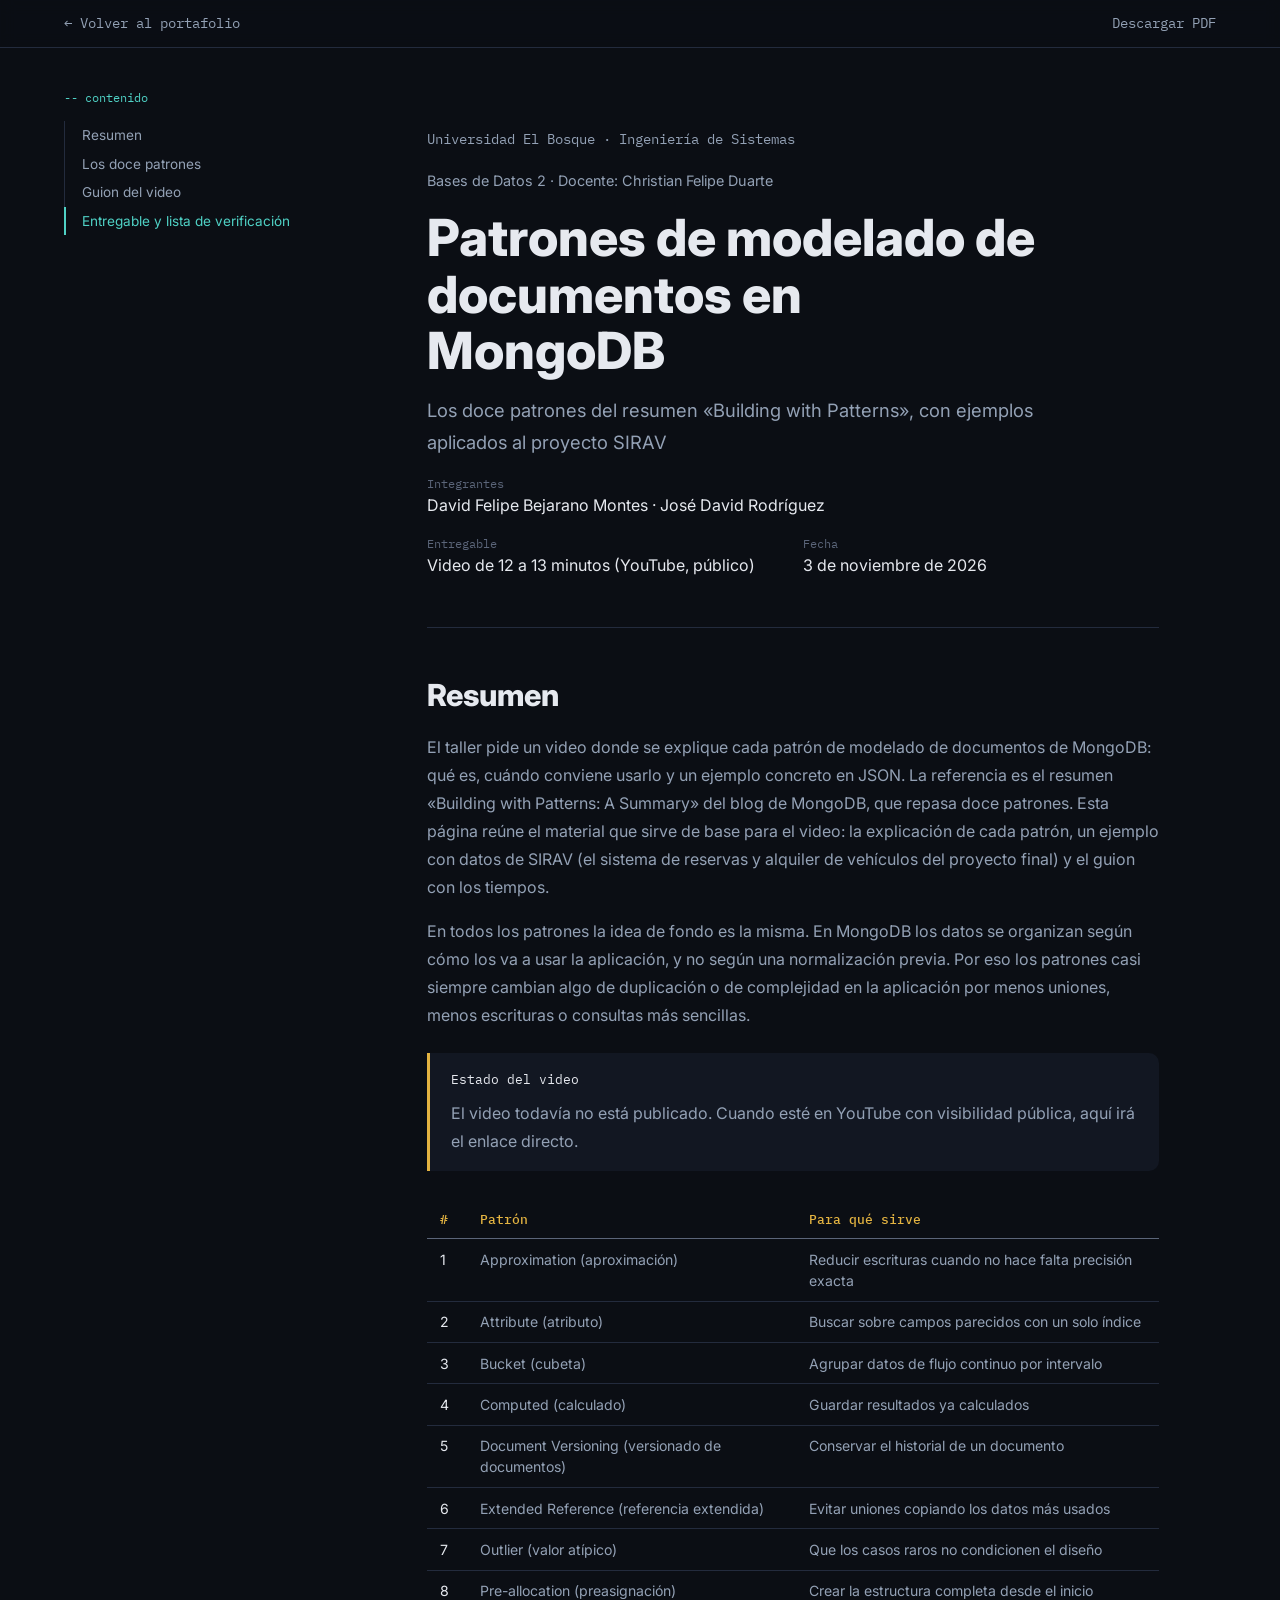
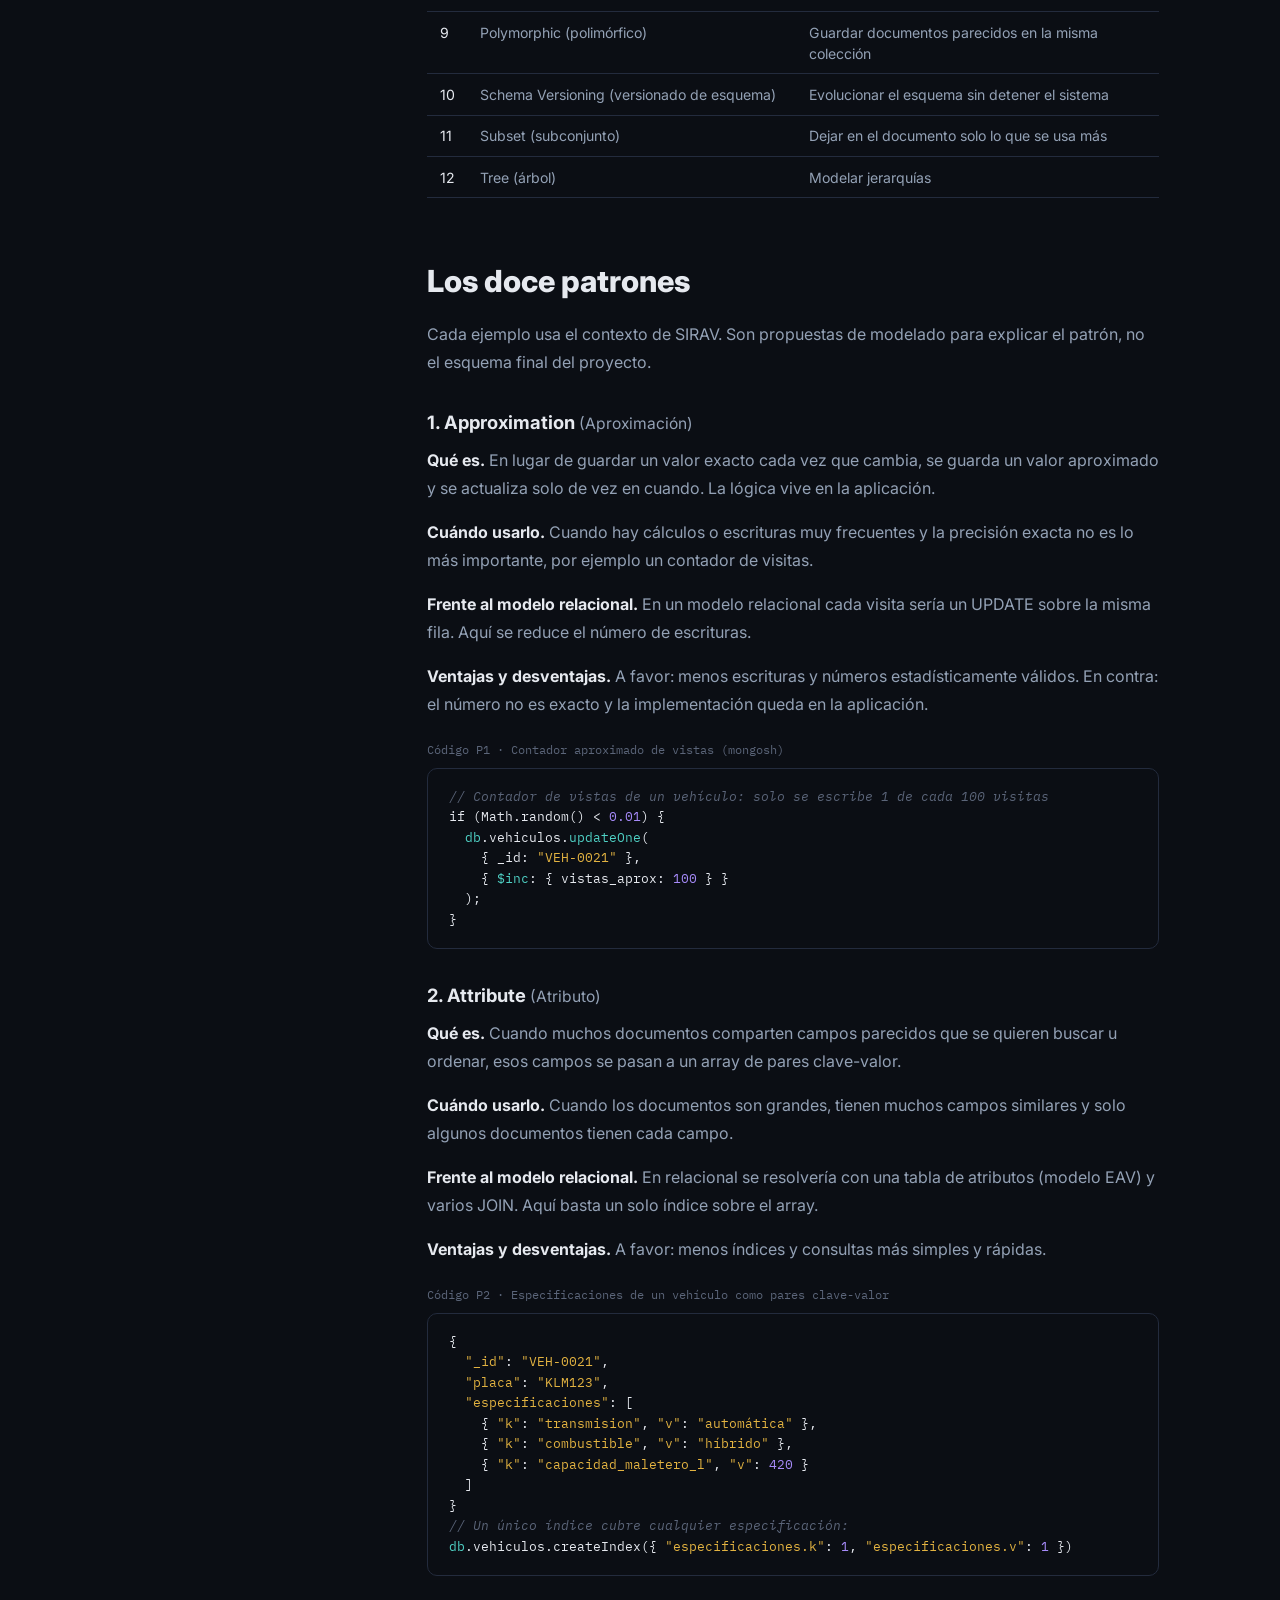
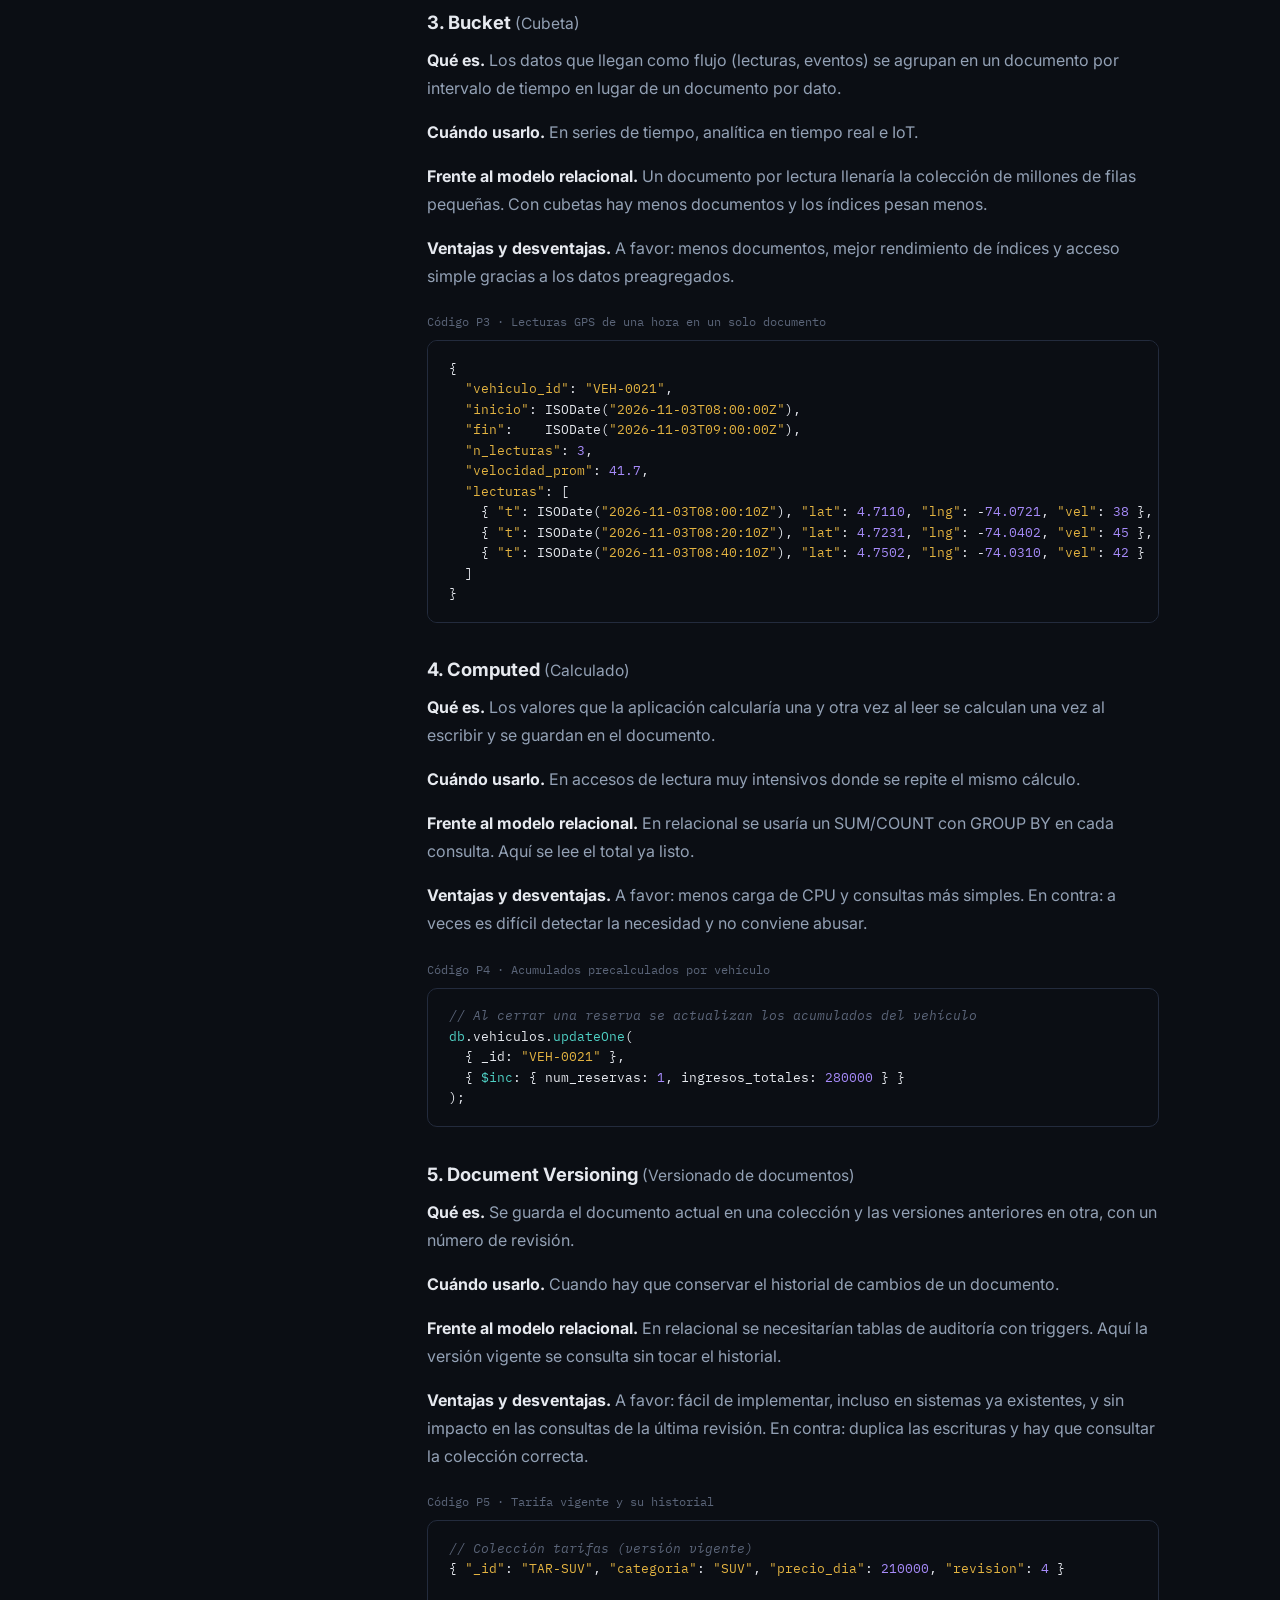
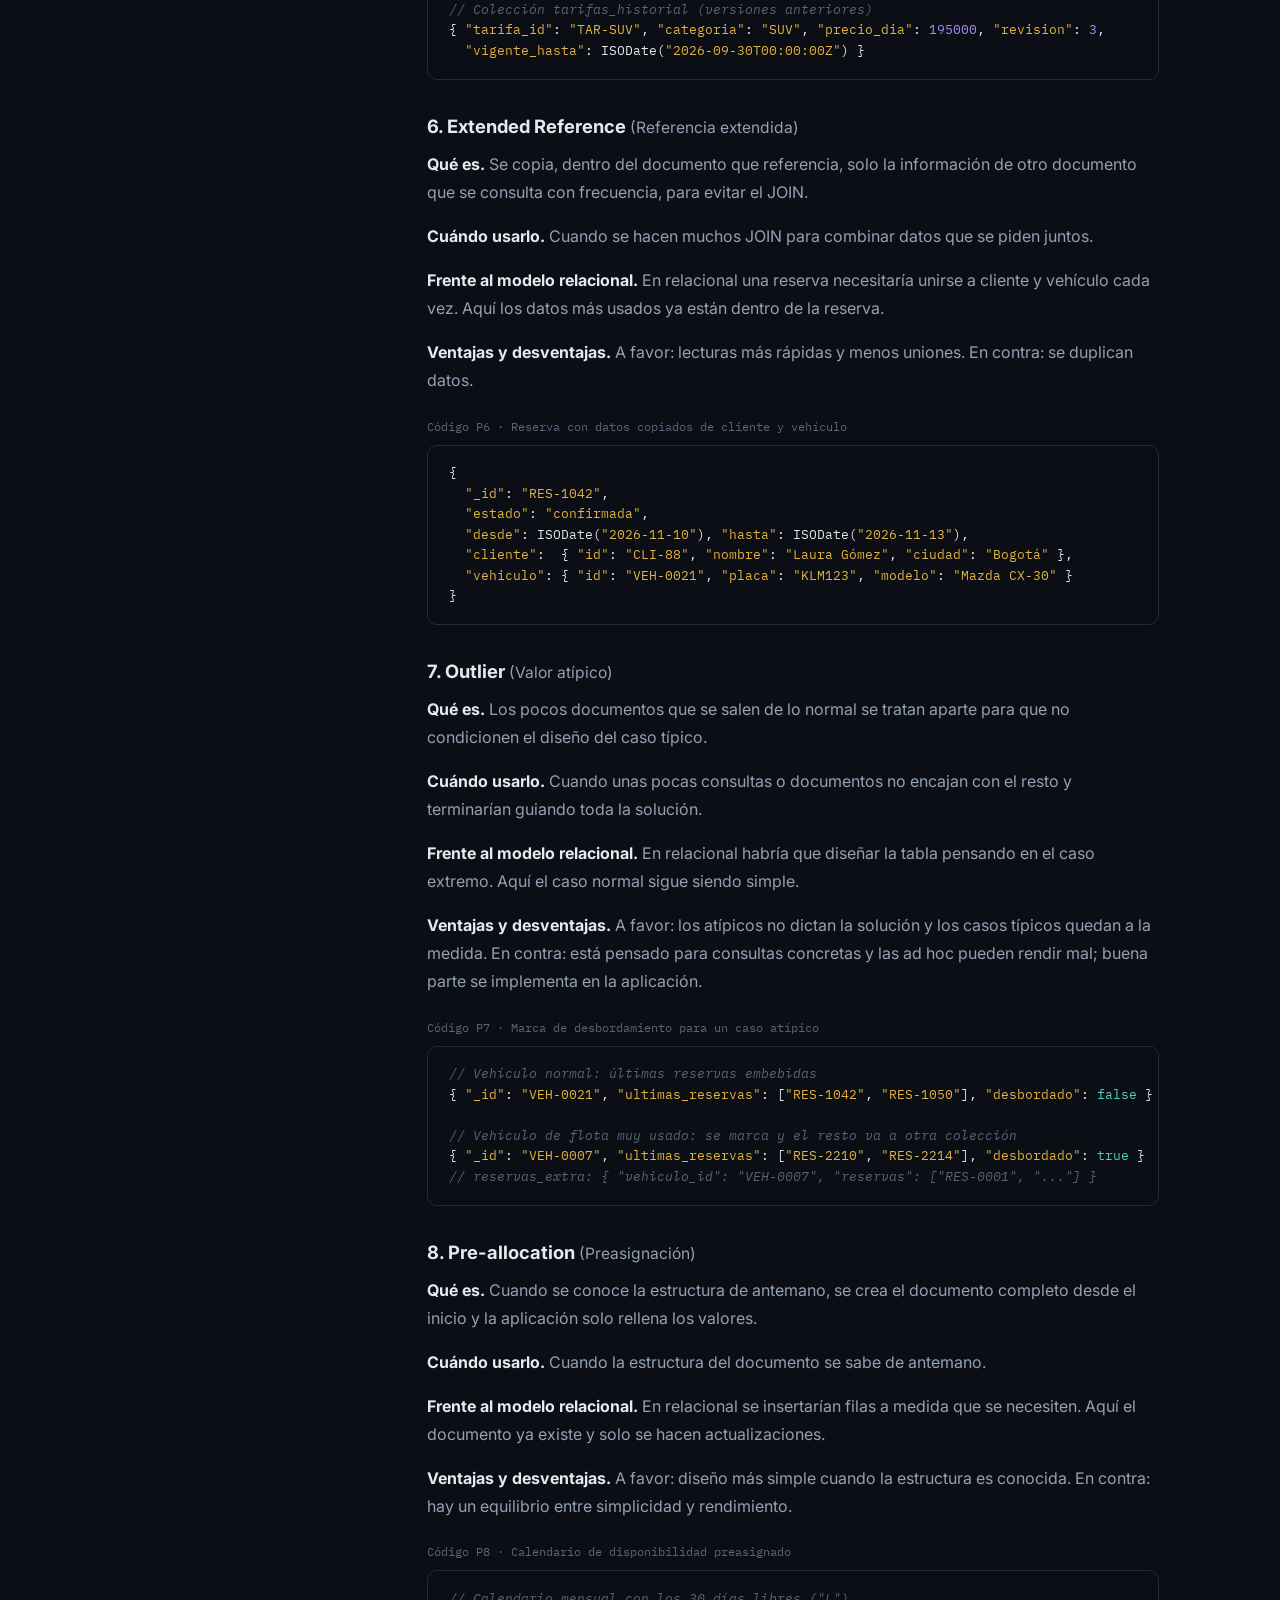
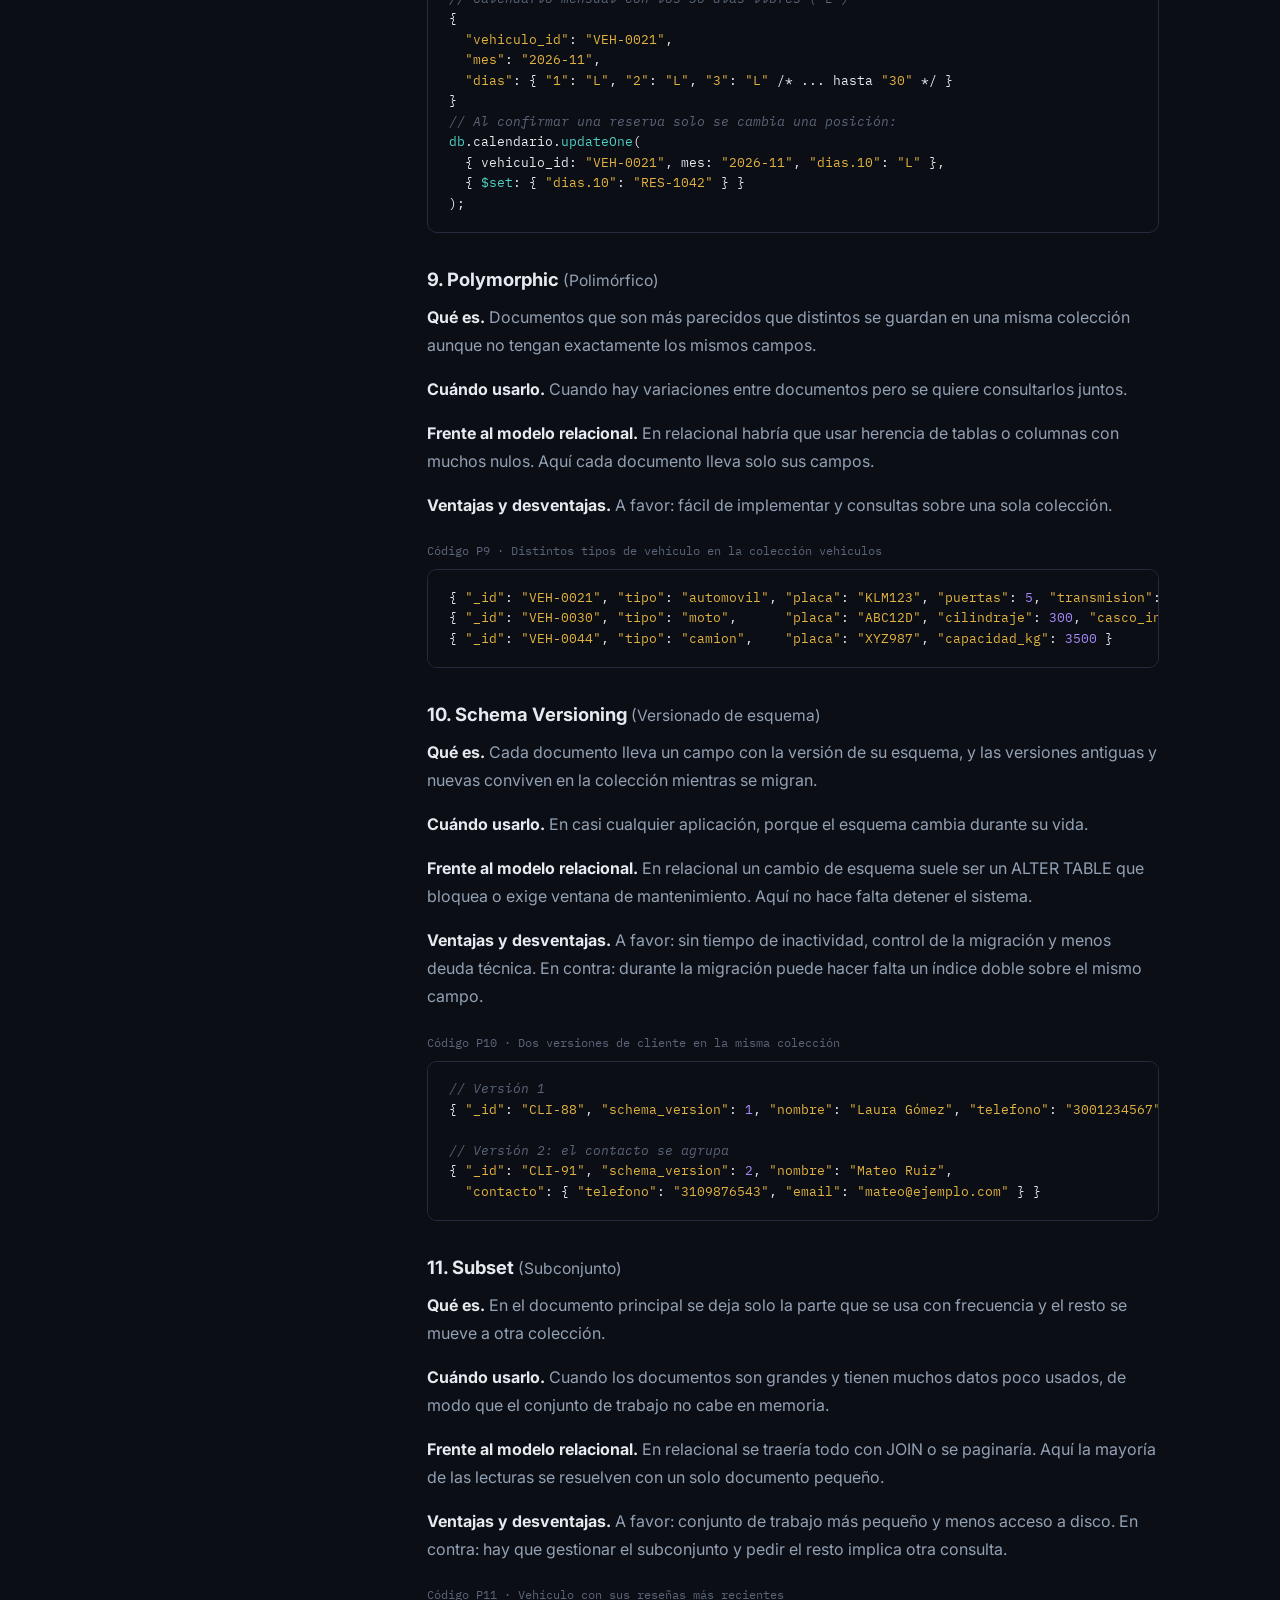
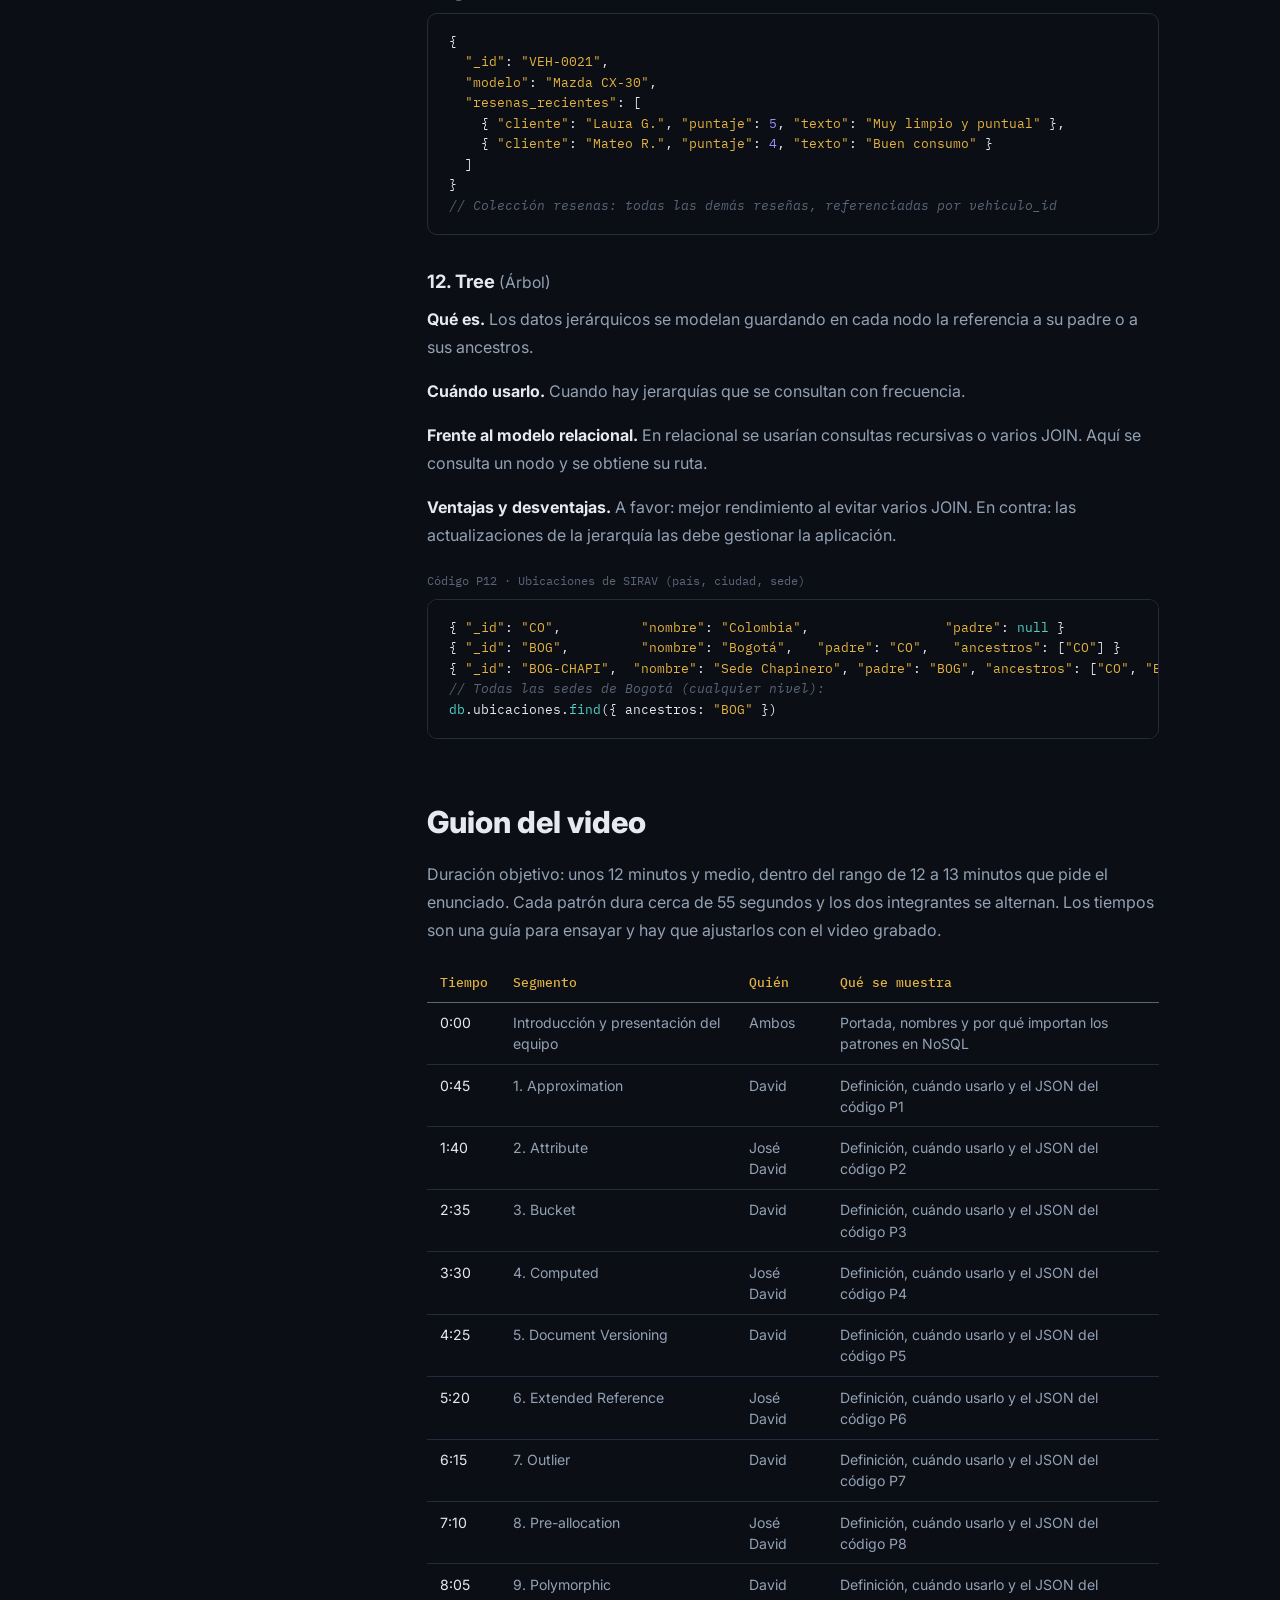
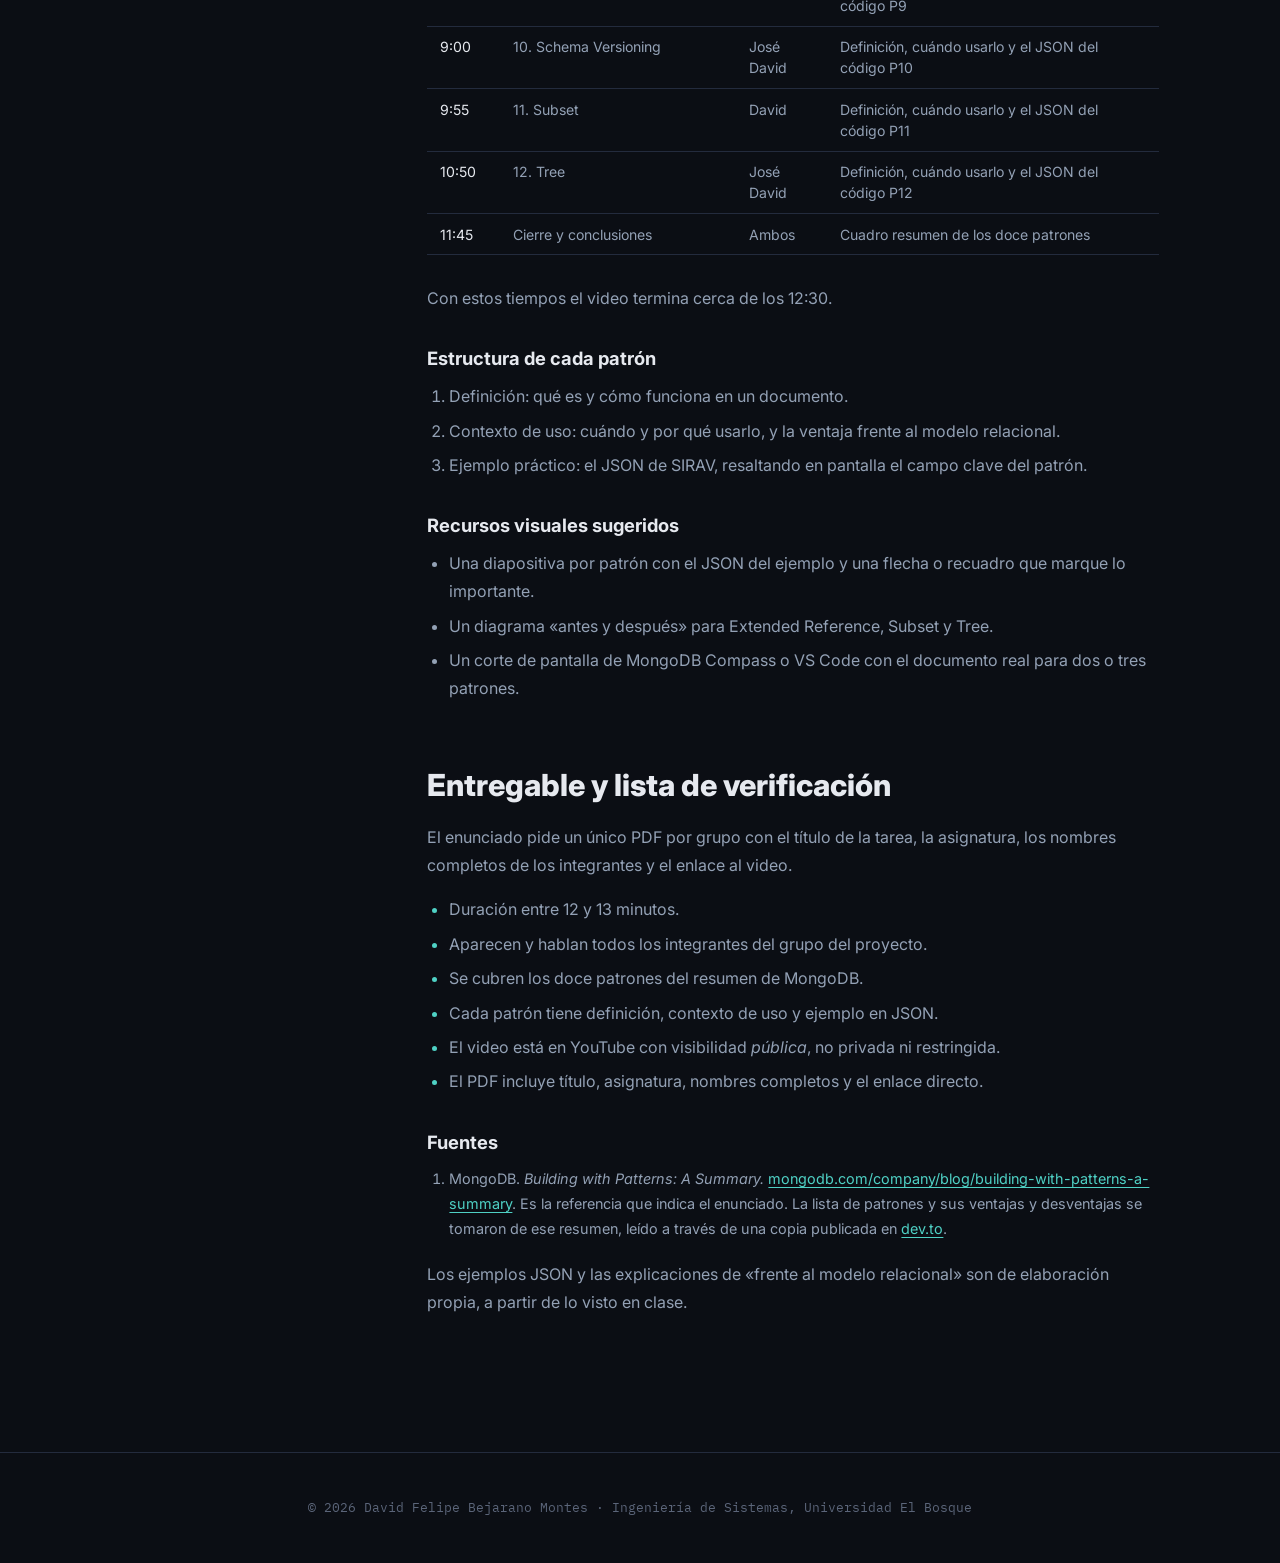
<file: patrones-nosql.html>
<!DOCTYPE html>
<html lang="es">
<head>
<meta charset="UTF-8" />
<meta name="viewport" content="width=device-width, initial-scale=1.0" />
<title>Patrones de modelado NoSQL | David Felipe Bejarano Montes</title>
<meta name="description" content="Taller de patrones de modelado de documentos en MongoDB: doce patrones con ejemplos del proyecto SIRAV y guion del video." />
<link rel="icon" href="data:image/svg+xml,%3Csvg xmlns='http://www.w3.org/2000/svg' viewBox='0 0 64 64'%3E%3Crect width='64' height='64' rx='12' fill='%230b0e14'/%3E%3Ctext x='32' y='42' font-family='monospace' font-size='28' font-weight='700' fill='%234fd1c5' text-anchor='middle'%3E%26gt;_%3C/text%3E%3C/svg%3E">
<link rel="preconnect" href="https://fonts.googleapis.com">
<link rel="preconnect" href="https://fonts.gstatic.com" crossorigin>
<link href="https://fonts.googleapis.com/css2?family=IBM+Plex+Mono:wght@400;500;600;700&family=Inter:wght@400;500;600;700;800&display=swap" rel="stylesheet">
<link rel="stylesheet" href="style.css" />
<link rel="stylesheet" href="investigacion.css" />
</head>
<body class="inv-body">
  <header class="inv-top no-print">
    <div class="inv-top__inner">
      <a href="index.html#mod-nosql">&larr; Volver al portafolio</a>
      <span class="inv-top__actions">
        <a href="evidencias/nosql/patrones-modelado-nosql.pdf" target="_blank" rel="noopener">Descargar PDF</a>
      </span>
    </div>
  </header>

  <div class="inv-layout">
    <aside class="toc-side" aria-label="Índice">
      <p>-- contenido</p>
      <ol id="tocList"></ol>
    </aside>
    <main class="doc">

<header class="cover" id="portada">
  <p class="cover__inst">Universidad El Bosque · Ingeniería de Sistemas</p>
  <p class="cover__course">Bases de Datos 2 · Docente: Christian Felipe Duarte</p>
  <h1 class="cover__title">Patrones de modelado de documentos en MongoDB</h1>
  <p class="cover__subtitle">Los doce patrones del resumen «Building with Patterns», con ejemplos aplicados al proyecto SIRAV</p>
  <dl class="cover__meta">
    <div><dt>Integrantes</dt><dd>David Felipe Bejarano Montes · José David Rodríguez</dd></div>
    <div><dt>Entregable</dt><dd>Video de 12 a 13 minutos (YouTube, público)</dd></div>
    <div><dt>Fecha</dt><dd>3 de noviembre de 2026</dd></div>
  </dl>
</header>

<nav class="toc-inline" id="tocInline" aria-label="Contenido"></nav>

<section id="resumen">
  <h2>Resumen</h2>
  <p>
    El taller pide un video donde se explique cada patrón de modelado de documentos de MongoDB: qué es, cuándo conviene usarlo y un
    ejemplo concreto en JSON. La referencia es el resumen «Building with Patterns: A Summary» del blog de MongoDB, que repasa doce
    patrones. Esta página reúne el material que sirve de base para el video: la explicación de cada patrón, un ejemplo con datos de
    SIRAV (el sistema de reservas y alquiler de vehículos del proyecto final) y el guion con los tiempos.
  </p>
  <p>
    En todos los patrones la idea de fondo es la misma. En MongoDB los datos se organizan según cómo los va a usar la aplicación, y no
    según una normalización previa. Por eso los patrones casi siempre cambian algo de duplicación o de complejidad en la aplicación por
    menos uniones, menos escrituras o consultas más sencillas.
  </p>
  <div class="callout callout--warn">
    <p class="callout__title">Estado del video</p>
    <p>El video todavía no está publicado. Cuando esté en YouTube con visibilidad pública, aquí irá el enlace directo.</p>
  </div>
  <table class="tbl">
    <thead><tr><th>#</th><th>Patrón</th><th>Para qué sirve</th></tr></thead>
    <tbody>
      <tr><td>1</td><td>Approximation (aproximación)</td><td>Reducir escrituras cuando no hace falta precisión exacta</td></tr>
      <tr><td>2</td><td>Attribute (atributo)</td><td>Buscar sobre campos parecidos con un solo índice</td></tr>
      <tr><td>3</td><td>Bucket (cubeta)</td><td>Agrupar datos de flujo continuo por intervalo</td></tr>
      <tr><td>4</td><td>Computed (calculado)</td><td>Guardar resultados ya calculados</td></tr>
      <tr><td>5</td><td>Document Versioning (versionado de documentos)</td><td>Conservar el historial de un documento</td></tr>
      <tr><td>6</td><td>Extended Reference (referencia extendida)</td><td>Evitar uniones copiando los datos más usados</td></tr>
      <tr><td>7</td><td>Outlier (valor atípico)</td><td>Que los casos raros no condicionen el diseño</td></tr>
      <tr><td>8</td><td>Pre-allocation (preasignación)</td><td>Crear la estructura completa desde el inicio</td></tr>
      <tr><td>9</td><td>Polymorphic (polimórfico)</td><td>Guardar documentos parecidos en la misma colección</td></tr>
      <tr><td>10</td><td>Schema Versioning (versionado de esquema)</td><td>Evolucionar el esquema sin detener el sistema</td></tr>
      <tr><td>11</td><td>Subset (subconjunto)</td><td>Dejar en el documento solo lo que se usa más</td></tr>
      <tr><td>12</td><td>Tree (árbol)</td><td>Modelar jerarquías</td></tr>
    </tbody>
  </table>
</section>
<section id="patrones">
  <h2>Los doce patrones</h2>
  <p>Cada ejemplo usa el contexto de SIRAV. Son propuestas de modelado para explicar el patrón, no el esquema final del proyecto.</p>
  <h3>1. Approximation <span class="h-es">(Aproximación)</span></h3>
  <p><strong>Qué es.</strong> En lugar de guardar un valor exacto cada vez que cambia, se guarda un valor aproximado y se actualiza solo de vez en cuando. La lógica vive en la aplicación.</p>
  <p><strong>Cuándo usarlo.</strong> Cuando hay cálculos o escrituras muy frecuentes y la precisión exacta no es lo más importante, por ejemplo un contador de visitas.</p>
  <p><strong>Frente al modelo relacional.</strong> En un modelo relacional cada visita sería un UPDATE sobre la misma fila. Aquí se reduce el número de escrituras.</p>
  <p><strong>Ventajas y desventajas.</strong> A favor: menos escrituras y números estadísticamente válidos. En contra: el número no es exacto y la implementación queda en la aplicación.</p>
  <figure class="code">
    <figcaption>Código P1 · Contador aproximado de vistas (mongosh)</figcaption>
<pre><code data-mql>// Contador de vistas de un vehículo: solo se escribe 1 de cada 100 visitas
if (Math.random() &lt; 0.01) {
  db.vehiculos.updateOne(
    { _id: &quot;VEH-0021&quot; },
    { $inc: { vistas_aprox: 100 } }
  );
}</code></pre>
  </figure>
  <h3>2. Attribute <span class="h-es">(Atributo)</span></h3>
  <p><strong>Qué es.</strong> Cuando muchos documentos comparten campos parecidos que se quieren buscar u ordenar, esos campos se pasan a un array de pares clave-valor.</p>
  <p><strong>Cuándo usarlo.</strong> Cuando los documentos son grandes, tienen muchos campos similares y solo algunos documentos tienen cada campo.</p>
  <p><strong>Frente al modelo relacional.</strong> En relacional se resolvería con una tabla de atributos (modelo EAV) y varios JOIN. Aquí basta un solo índice sobre el array.</p>
  <p><strong>Ventajas y desventajas.</strong> A favor: menos índices y consultas más simples y rápidas.</p>
  <figure class="code">
    <figcaption>Código P2 · Especificaciones de un vehículo como pares clave-valor</figcaption>
<pre><code data-mql>{
  &quot;_id&quot;: &quot;VEH-0021&quot;,
  &quot;placa&quot;: &quot;KLM123&quot;,
  &quot;especificaciones&quot;: [
    { &quot;k&quot;: &quot;transmision&quot;, &quot;v&quot;: &quot;automática&quot; },
    { &quot;k&quot;: &quot;combustible&quot;, &quot;v&quot;: &quot;híbrido&quot; },
    { &quot;k&quot;: &quot;capacidad_maletero_l&quot;, &quot;v&quot;: 420 }
  ]
}
// Un único índice cubre cualquier especificación:
db.vehiculos.createIndex({ &quot;especificaciones.k&quot;: 1, &quot;especificaciones.v&quot;: 1 })</code></pre>
  </figure>
  <h3>3. Bucket <span class="h-es">(Cubeta)</span></h3>
  <p><strong>Qué es.</strong> Los datos que llegan como flujo (lecturas, eventos) se agrupan en un documento por intervalo de tiempo en lugar de un documento por dato.</p>
  <p><strong>Cuándo usarlo.</strong> En series de tiempo, analítica en tiempo real e IoT.</p>
  <p><strong>Frente al modelo relacional.</strong> Un documento por lectura llenaría la colección de millones de filas pequeñas. Con cubetas hay menos documentos y los índices pesan menos.</p>
  <p><strong>Ventajas y desventajas.</strong> A favor: menos documentos, mejor rendimiento de índices y acceso simple gracias a los datos preagregados.</p>
  <figure class="code">
    <figcaption>Código P3 · Lecturas GPS de una hora en un solo documento</figcaption>
<pre><code data-mql>{
  &quot;vehiculo_id&quot;: &quot;VEH-0021&quot;,
  &quot;inicio&quot;: ISODate(&quot;2026-11-03T08:00:00Z&quot;),
  &quot;fin&quot;:    ISODate(&quot;2026-11-03T09:00:00Z&quot;),
  &quot;n_lecturas&quot;: 3,
  &quot;velocidad_prom&quot;: 41.7,
  &quot;lecturas&quot;: [
    { &quot;t&quot;: ISODate(&quot;2026-11-03T08:00:10Z&quot;), &quot;lat&quot;: 4.7110, &quot;lng&quot;: -74.0721, &quot;vel&quot;: 38 },
    { &quot;t&quot;: ISODate(&quot;2026-11-03T08:20:10Z&quot;), &quot;lat&quot;: 4.7231, &quot;lng&quot;: -74.0402, &quot;vel&quot;: 45 },
    { &quot;t&quot;: ISODate(&quot;2026-11-03T08:40:10Z&quot;), &quot;lat&quot;: 4.7502, &quot;lng&quot;: -74.0310, &quot;vel&quot;: 42 }
  ]
}</code></pre>
  </figure>
  <h3>4. Computed <span class="h-es">(Calculado)</span></h3>
  <p><strong>Qué es.</strong> Los valores que la aplicación calcularía una y otra vez al leer se calculan una vez al escribir y se guardan en el documento.</p>
  <p><strong>Cuándo usarlo.</strong> En accesos de lectura muy intensivos donde se repite el mismo cálculo.</p>
  <p><strong>Frente al modelo relacional.</strong> En relacional se usaría un SUM/COUNT con GROUP BY en cada consulta. Aquí se lee el total ya listo.</p>
  <p><strong>Ventajas y desventajas.</strong> A favor: menos carga de CPU y consultas más simples. En contra: a veces es difícil detectar la necesidad y no conviene abusar.</p>
  <figure class="code">
    <figcaption>Código P4 · Acumulados precalculados por vehículo</figcaption>
<pre><code data-mql>// Al cerrar una reserva se actualizan los acumulados del vehículo
db.vehiculos.updateOne(
  { _id: &quot;VEH-0021&quot; },
  { $inc: { num_reservas: 1, ingresos_totales: 280000 } }
);</code></pre>
  </figure>
  <h3>5. Document Versioning <span class="h-es">(Versionado de documentos)</span></h3>
  <p><strong>Qué es.</strong> Se guarda el documento actual en una colección y las versiones anteriores en otra, con un número de revisión.</p>
  <p><strong>Cuándo usarlo.</strong> Cuando hay que conservar el historial de cambios de un documento.</p>
  <p><strong>Frente al modelo relacional.</strong> En relacional se necesitarían tablas de auditoría con triggers. Aquí la versión vigente se consulta sin tocar el historial.</p>
  <p><strong>Ventajas y desventajas.</strong> A favor: fácil de implementar, incluso en sistemas ya existentes, y sin impacto en las consultas de la última revisión. En contra: duplica las escrituras y hay que consultar la colección correcta.</p>
  <figure class="code">
    <figcaption>Código P5 · Tarifa vigente y su historial</figcaption>
<pre><code data-mql>// Colección tarifas (versión vigente)
{ &quot;_id&quot;: &quot;TAR-SUV&quot;, &quot;categoria&quot;: &quot;SUV&quot;, &quot;precio_dia&quot;: 210000, &quot;revision&quot;: 4 }

// Colección tarifas_historial (versiones anteriores)
{ &quot;tarifa_id&quot;: &quot;TAR-SUV&quot;, &quot;categoria&quot;: &quot;SUV&quot;, &quot;precio_dia&quot;: 195000, &quot;revision&quot;: 3,
  &quot;vigente_hasta&quot;: ISODate(&quot;2026-09-30T00:00:00Z&quot;) }</code></pre>
  </figure>
  <h3>6. Extended Reference <span class="h-es">(Referencia extendida)</span></h3>
  <p><strong>Qué es.</strong> Se copia, dentro del documento que referencia, solo la información de otro documento que se consulta con frecuencia, para evitar el JOIN.</p>
  <p><strong>Cuándo usarlo.</strong> Cuando se hacen muchos JOIN para combinar datos que se piden juntos.</p>
  <p><strong>Frente al modelo relacional.</strong> En relacional una reserva necesitaría unirse a cliente y vehículo cada vez. Aquí los datos más usados ya están dentro de la reserva.</p>
  <p><strong>Ventajas y desventajas.</strong> A favor: lecturas más rápidas y menos uniones. En contra: se duplican datos.</p>
  <figure class="code">
    <figcaption>Código P6 · Reserva con datos copiados de cliente y vehículo</figcaption>
<pre><code data-mql>{
  &quot;_id&quot;: &quot;RES-1042&quot;,
  &quot;estado&quot;: &quot;confirmada&quot;,
  &quot;desde&quot;: ISODate(&quot;2026-11-10&quot;), &quot;hasta&quot;: ISODate(&quot;2026-11-13&quot;),
  &quot;cliente&quot;:  { &quot;id&quot;: &quot;CLI-88&quot;, &quot;nombre&quot;: &quot;Laura Gómez&quot;, &quot;ciudad&quot;: &quot;Bogotá&quot; },
  &quot;vehiculo&quot;: { &quot;id&quot;: &quot;VEH-0021&quot;, &quot;placa&quot;: &quot;KLM123&quot;, &quot;modelo&quot;: &quot;Mazda CX-30&quot; }
}</code></pre>
  </figure>
  <h3>7. Outlier <span class="h-es">(Valor atípico)</span></h3>
  <p><strong>Qué es.</strong> Los pocos documentos que se salen de lo normal se tratan aparte para que no condicionen el diseño del caso típico.</p>
  <p><strong>Cuándo usarlo.</strong> Cuando unas pocas consultas o documentos no encajan con el resto y terminarían guiando toda la solución.</p>
  <p><strong>Frente al modelo relacional.</strong> En relacional habría que diseñar la tabla pensando en el caso extremo. Aquí el caso normal sigue siendo simple.</p>
  <p><strong>Ventajas y desventajas.</strong> A favor: los atípicos no dictan la solución y los casos típicos quedan a la medida. En contra: está pensado para consultas concretas y las ad hoc pueden rendir mal; buena parte se implementa en la aplicación.</p>
  <figure class="code">
    <figcaption>Código P7 · Marca de desbordamiento para un caso atípico</figcaption>
<pre><code data-mql>// Vehículo normal: últimas reservas embebidas
{ &quot;_id&quot;: &quot;VEH-0021&quot;, &quot;ultimas_reservas&quot;: [&quot;RES-1042&quot;, &quot;RES-1050&quot;], &quot;desbordado&quot;: false }

// Vehículo de flota muy usado: se marca y el resto va a otra colección
{ &quot;_id&quot;: &quot;VEH-0007&quot;, &quot;ultimas_reservas&quot;: [&quot;RES-2210&quot;, &quot;RES-2214&quot;], &quot;desbordado&quot;: true }
// reservas_extra: { &quot;vehiculo_id&quot;: &quot;VEH-0007&quot;, &quot;reservas&quot;: [&quot;RES-0001&quot;, &quot;...&quot;] }</code></pre>
  </figure>
  <h3>8. Pre-allocation <span class="h-es">(Preasignación)</span></h3>
  <p><strong>Qué es.</strong> Cuando se conoce la estructura de antemano, se crea el documento completo desde el inicio y la aplicación solo rellena los valores.</p>
  <p><strong>Cuándo usarlo.</strong> Cuando la estructura del documento se sabe de antemano.</p>
  <p><strong>Frente al modelo relacional.</strong> En relacional se insertarían filas a medida que se necesiten. Aquí el documento ya existe y solo se hacen actualizaciones.</p>
  <p><strong>Ventajas y desventajas.</strong> A favor: diseño más simple cuando la estructura es conocida. En contra: hay un equilibrio entre simplicidad y rendimiento.</p>
  <figure class="code">
    <figcaption>Código P8 · Calendario de disponibilidad preasignado</figcaption>
<pre><code data-mql>// Calendario mensual con los 30 días libres (&quot;L&quot;)
{
  &quot;vehiculo_id&quot;: &quot;VEH-0021&quot;,
  &quot;mes&quot;: &quot;2026-11&quot;,
  &quot;dias&quot;: { &quot;1&quot;: &quot;L&quot;, &quot;2&quot;: &quot;L&quot;, &quot;3&quot;: &quot;L&quot; /* ... hasta &quot;30&quot; */ }
}
// Al confirmar una reserva solo se cambia una posición:
db.calendario.updateOne(
  { vehiculo_id: &quot;VEH-0021&quot;, mes: &quot;2026-11&quot;, &quot;dias.10&quot;: &quot;L&quot; },
  { $set: { &quot;dias.10&quot;: &quot;RES-1042&quot; } }
);</code></pre>
  </figure>
  <h3>9. Polymorphic <span class="h-es">(Polimórfico)</span></h3>
  <p><strong>Qué es.</strong> Documentos que son más parecidos que distintos se guardan en una misma colección aunque no tengan exactamente los mismos campos.</p>
  <p><strong>Cuándo usarlo.</strong> Cuando hay variaciones entre documentos pero se quiere consultarlos juntos.</p>
  <p><strong>Frente al modelo relacional.</strong> En relacional habría que usar herencia de tablas o columnas con muchos nulos. Aquí cada documento lleva solo sus campos.</p>
  <p><strong>Ventajas y desventajas.</strong> A favor: fácil de implementar y consultas sobre una sola colección.</p>
  <figure class="code">
    <figcaption>Código P9 · Distintos tipos de vehículo en la colección vehiculos</figcaption>
<pre><code data-mql>{ &quot;_id&quot;: &quot;VEH-0021&quot;, &quot;tipo&quot;: &quot;automovil&quot;, &quot;placa&quot;: &quot;KLM123&quot;, &quot;puertas&quot;: 5, &quot;transmision&quot;: &quot;automática&quot; }
{ &quot;_id&quot;: &quot;VEH-0030&quot;, &quot;tipo&quot;: &quot;moto&quot;,      &quot;placa&quot;: &quot;ABC12D&quot;, &quot;cilindraje&quot;: 300, &quot;casco_incluido&quot;: true }
{ &quot;_id&quot;: &quot;VEH-0044&quot;, &quot;tipo&quot;: &quot;camion&quot;,    &quot;placa&quot;: &quot;XYZ987&quot;, &quot;capacidad_kg&quot;: 3500 }</code></pre>
  </figure>
  <h3>10. Schema Versioning <span class="h-es">(Versionado de esquema)</span></h3>
  <p><strong>Qué es.</strong> Cada documento lleva un campo con la versión de su esquema, y las versiones antiguas y nuevas conviven en la colección mientras se migran.</p>
  <p><strong>Cuándo usarlo.</strong> En casi cualquier aplicación, porque el esquema cambia durante su vida.</p>
  <p><strong>Frente al modelo relacional.</strong> En relacional un cambio de esquema suele ser un ALTER TABLE que bloquea o exige ventana de mantenimiento. Aquí no hace falta detener el sistema.</p>
  <p><strong>Ventajas y desventajas.</strong> A favor: sin tiempo de inactividad, control de la migración y menos deuda técnica. En contra: durante la migración puede hacer falta un índice doble sobre el mismo campo.</p>
  <figure class="code">
    <figcaption>Código P10 · Dos versiones de cliente en la misma colección</figcaption>
<pre><code data-mql>// Versión 1
{ &quot;_id&quot;: &quot;CLI-88&quot;, &quot;schema_version&quot;: 1, &quot;nombre&quot;: &quot;Laura Gómez&quot;, &quot;telefono&quot;: &quot;3001234567&quot; }

// Versión 2: el contacto se agrupa
{ &quot;_id&quot;: &quot;CLI-91&quot;, &quot;schema_version&quot;: 2, &quot;nombre&quot;: &quot;Mateo Ruiz&quot;,
  &quot;contacto&quot;: { &quot;telefono&quot;: &quot;3109876543&quot;, &quot;email&quot;: &quot;mateo@ejemplo.com&quot; } }</code></pre>
  </figure>
  <h3>11. Subset <span class="h-es">(Subconjunto)</span></h3>
  <p><strong>Qué es.</strong> En el documento principal se deja solo la parte que se usa con frecuencia y el resto se mueve a otra colección.</p>
  <p><strong>Cuándo usarlo.</strong> Cuando los documentos son grandes y tienen muchos datos poco usados, de modo que el conjunto de trabajo no cabe en memoria.</p>
  <p><strong>Frente al modelo relacional.</strong> En relacional se traería todo con JOIN o se paginaría. Aquí la mayoría de las lecturas se resuelven con un solo documento pequeño.</p>
  <p><strong>Ventajas y desventajas.</strong> A favor: conjunto de trabajo más pequeño y menos acceso a disco. En contra: hay que gestionar el subconjunto y pedir el resto implica otra consulta.</p>
  <figure class="code">
    <figcaption>Código P11 · Vehículo con sus reseñas más recientes</figcaption>
<pre><code data-mql>{
  &quot;_id&quot;: &quot;VEH-0021&quot;,
  &quot;modelo&quot;: &quot;Mazda CX-30&quot;,
  &quot;resenas_recientes&quot;: [
    { &quot;cliente&quot;: &quot;Laura G.&quot;, &quot;puntaje&quot;: 5, &quot;texto&quot;: &quot;Muy limpio y puntual&quot; },
    { &quot;cliente&quot;: &quot;Mateo R.&quot;, &quot;puntaje&quot;: 4, &quot;texto&quot;: &quot;Buen consumo&quot; }
  ]
}
// Colección resenas: todas las demás reseñas, referenciadas por vehiculo_id</code></pre>
  </figure>
  <h3>12. Tree <span class="h-es">(Árbol)</span></h3>
  <p><strong>Qué es.</strong> Los datos jerárquicos se modelan guardando en cada nodo la referencia a su padre o a sus ancestros.</p>
  <p><strong>Cuándo usarlo.</strong> Cuando hay jerarquías que se consultan con frecuencia.</p>
  <p><strong>Frente al modelo relacional.</strong> En relacional se usarían consultas recursivas o varios JOIN. Aquí se consulta un nodo y se obtiene su ruta.</p>
  <p><strong>Ventajas y desventajas.</strong> A favor: mejor rendimiento al evitar varios JOIN. En contra: las actualizaciones de la jerarquía las debe gestionar la aplicación.</p>
  <figure class="code">
    <figcaption>Código P12 · Ubicaciones de SIRAV (país, ciudad, sede)</figcaption>
<pre><code data-mql>{ &quot;_id&quot;: &quot;CO&quot;,          &quot;nombre&quot;: &quot;Colombia&quot;,                 &quot;padre&quot;: null }
{ &quot;_id&quot;: &quot;BOG&quot;,         &quot;nombre&quot;: &quot;Bogotá&quot;,   &quot;padre&quot;: &quot;CO&quot;,   &quot;ancestros&quot;: [&quot;CO&quot;] }
{ &quot;_id&quot;: &quot;BOG-CHAPI&quot;,  &quot;nombre&quot;: &quot;Sede Chapinero&quot;, &quot;padre&quot;: &quot;BOG&quot;, &quot;ancestros&quot;: [&quot;CO&quot;, &quot;BOG&quot;] }
// Todas las sedes de Bogotá (cualquier nivel):
db.ubicaciones.find({ ancestros: &quot;BOG&quot; })</code></pre>
  </figure>
</section>
<section id="guion">
  <h2>Guion del video</h2>
  <p>
    Duración objetivo: unos 12 minutos y medio, dentro del rango de 12 a 13 minutos que pide el enunciado. Cada patrón dura cerca de
    55 segundos y los dos integrantes se alternan. Los tiempos son una guía para ensayar y hay que ajustarlos con el video grabado.
  </p>
  <table class="tbl">
    <thead><tr><th>Tiempo</th><th>Segmento</th><th>Quién</th><th>Qué se muestra</th></tr></thead>
    <tbody>
      <tr><td>0:00</td><td>Introducción y presentación del equipo</td><td>Ambos</td><td>Portada, nombres y por qué importan los patrones en NoSQL</td></tr>
      <tr><td>0:45</td><td>1. Approximation</td><td>David</td><td>Definición, cuándo usarlo y el JSON del código P1</td></tr>
      <tr><td>1:40</td><td>2. Attribute</td><td>José David</td><td>Definición, cuándo usarlo y el JSON del código P2</td></tr>
      <tr><td>2:35</td><td>3. Bucket</td><td>David</td><td>Definición, cuándo usarlo y el JSON del código P3</td></tr>
      <tr><td>3:30</td><td>4. Computed</td><td>José David</td><td>Definición, cuándo usarlo y el JSON del código P4</td></tr>
      <tr><td>4:25</td><td>5. Document Versioning</td><td>David</td><td>Definición, cuándo usarlo y el JSON del código P5</td></tr>
      <tr><td>5:20</td><td>6. Extended Reference</td><td>José David</td><td>Definición, cuándo usarlo y el JSON del código P6</td></tr>
      <tr><td>6:15</td><td>7. Outlier</td><td>David</td><td>Definición, cuándo usarlo y el JSON del código P7</td></tr>
      <tr><td>7:10</td><td>8. Pre-allocation</td><td>José David</td><td>Definición, cuándo usarlo y el JSON del código P8</td></tr>
      <tr><td>8:05</td><td>9. Polymorphic</td><td>David</td><td>Definición, cuándo usarlo y el JSON del código P9</td></tr>
      <tr><td>9:00</td><td>10. Schema Versioning</td><td>José David</td><td>Definición, cuándo usarlo y el JSON del código P10</td></tr>
      <tr><td>9:55</td><td>11. Subset</td><td>David</td><td>Definición, cuándo usarlo y el JSON del código P11</td></tr>
      <tr><td>10:50</td><td>12. Tree</td><td>José David</td><td>Definición, cuándo usarlo y el JSON del código P12</td></tr>
      <tr><td>11:45</td><td>Cierre y conclusiones</td><td>Ambos</td><td>Cuadro resumen de los doce patrones</td></tr>
    </tbody>
  </table>
  <p>Con estos tiempos el video termina cerca de los 12:30.</p>
  <h3>Estructura de cada patrón</h3>
  <ol>
    <li>Definición: qué es y cómo funciona en un documento.</li>
    <li>Contexto de uso: cuándo y por qué usarlo, y la ventaja frente al modelo relacional.</li>
    <li>Ejemplo práctico: el JSON de SIRAV, resaltando en pantalla el campo clave del patrón.</li>
  </ol>
  <h3>Recursos visuales sugeridos</h3>
  <ul>
    <li>Una diapositiva por patrón con el JSON del ejemplo y una flecha o recuadro que marque lo importante.</li>
    <li>Un diagrama «antes y después» para Extended Reference, Subset y Tree.</li>
    <li>Un corte de pantalla de MongoDB Compass o VS Code con el documento real para dos o tres patrones.</li>
  </ul>
</section>

<section id="entrega">
  <h2>Entregable y lista de verificación</h2>
  <p>El enunciado pide un único PDF por grupo con el título de la tarea, la asignatura, los nombres completos de los integrantes y el enlace al video.</p>
  <ul class="checklist">
    <li>Duración entre 12 y 13 minutos.</li>
    <li>Aparecen y hablan todos los integrantes del grupo del proyecto.</li>
    <li>Se cubren los doce patrones del resumen de MongoDB.</li>
    <li>Cada patrón tiene definición, contexto de uso y ejemplo en JSON.</li>
    <li>El video está en YouTube con visibilidad <em>pública</em>, no privada ni restringida.</li>
    <li>El PDF incluye título, asignatura, nombres completos y el enlace directo.</li>
  </ul>
  <h3>Fuentes</h3>
  <ol class="refs">
    <li id="ref-1">MongoDB. <em>Building with Patterns: A Summary.</em> <a href="https://www.mongodb.com/company/blog/building-with-patterns-a-summary">mongodb.com/company/blog/building-with-patterns-a-summary</a>. Es la referencia que indica el enunciado. La lista de patrones y sus ventajas y desventajas se tomaron de ese resumen, leído a través de una copia publicada en <a href="https://dev.to/kenwalger/building-with-patterns-a-summary-2he">dev.to</a>.</li>
  </ol>
  <p>
    Los ejemplos JSON y las explicaciones de «frente al modelo relacional» son de elaboración propia, a partir de lo visto en clase.
  </p>
</section>
    </main>
  </div>

  <footer class="footer">
    <p>&copy; 2026 David Felipe Bejarano Montes · Ingeniería de Sistemas, Universidad El Bosque</p>
  </footer>
  <script src="investigacion.js"></script>
</body>
</html>
</file>
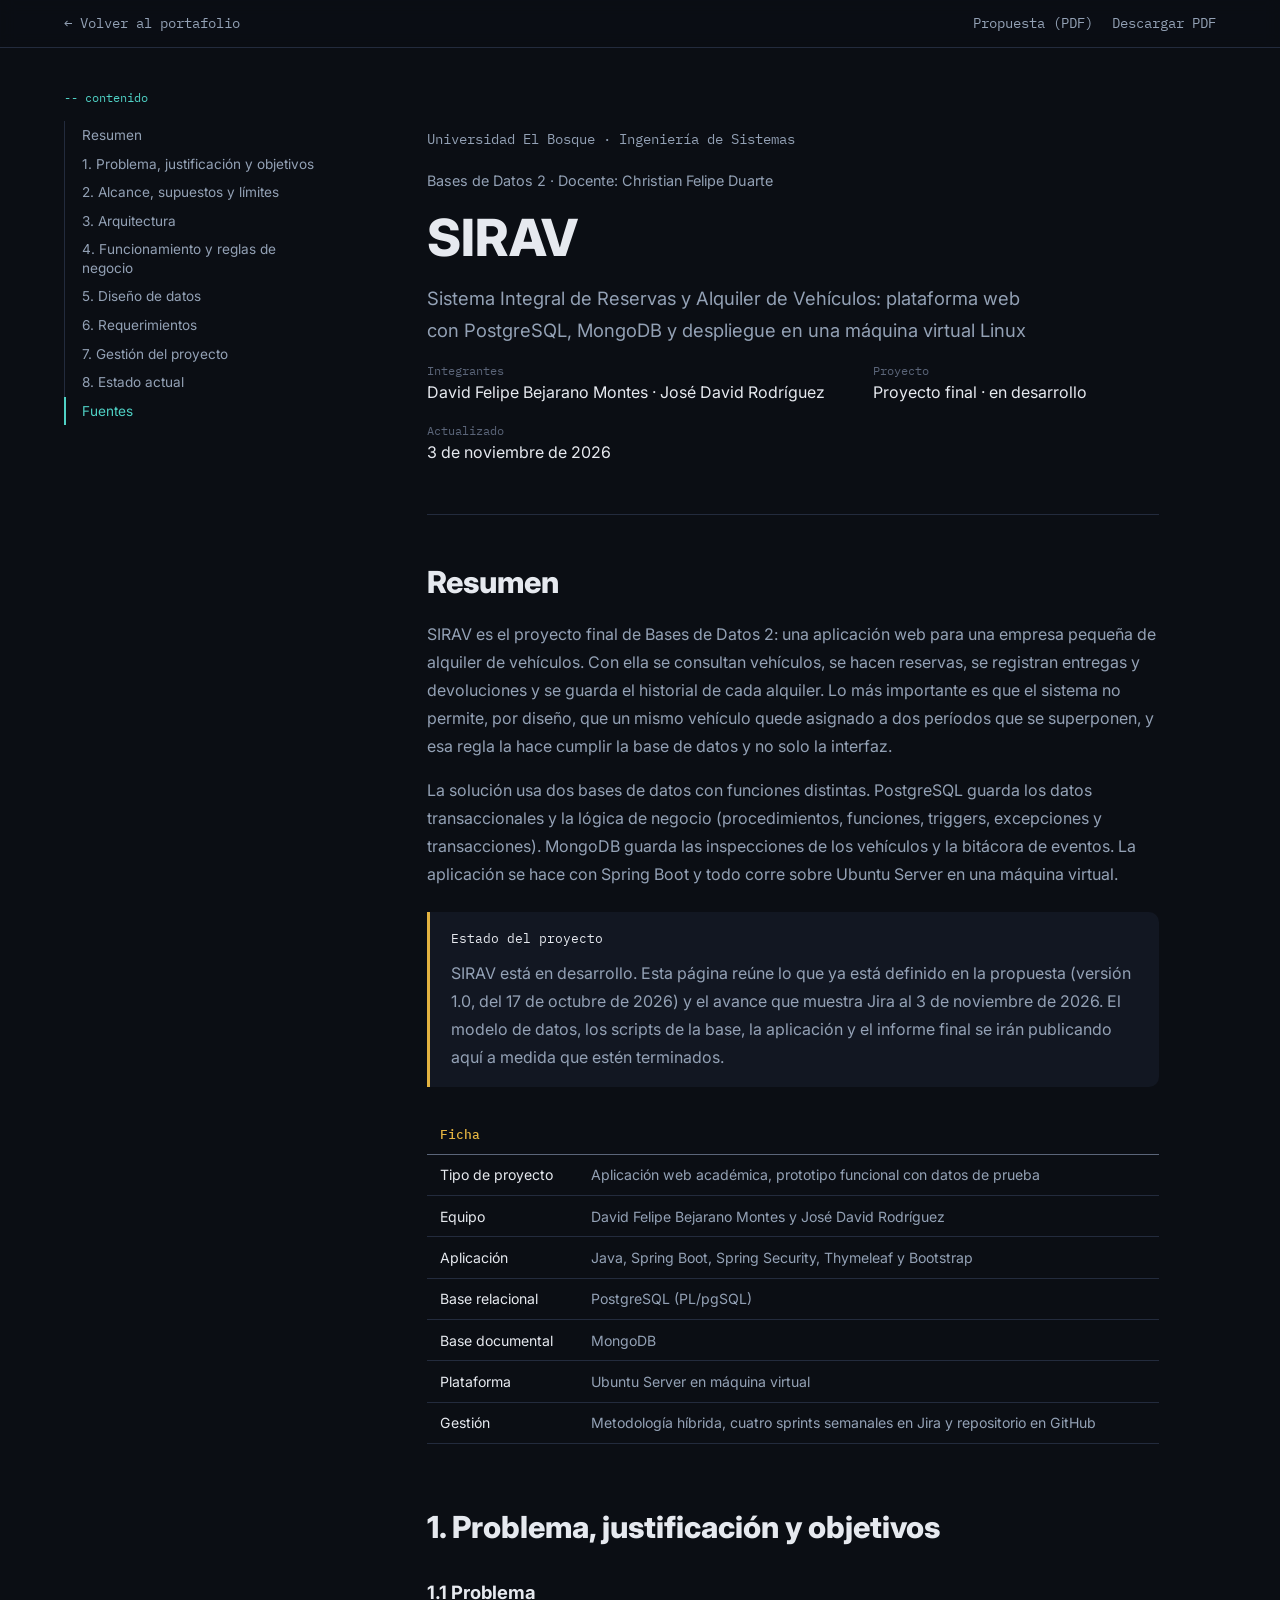
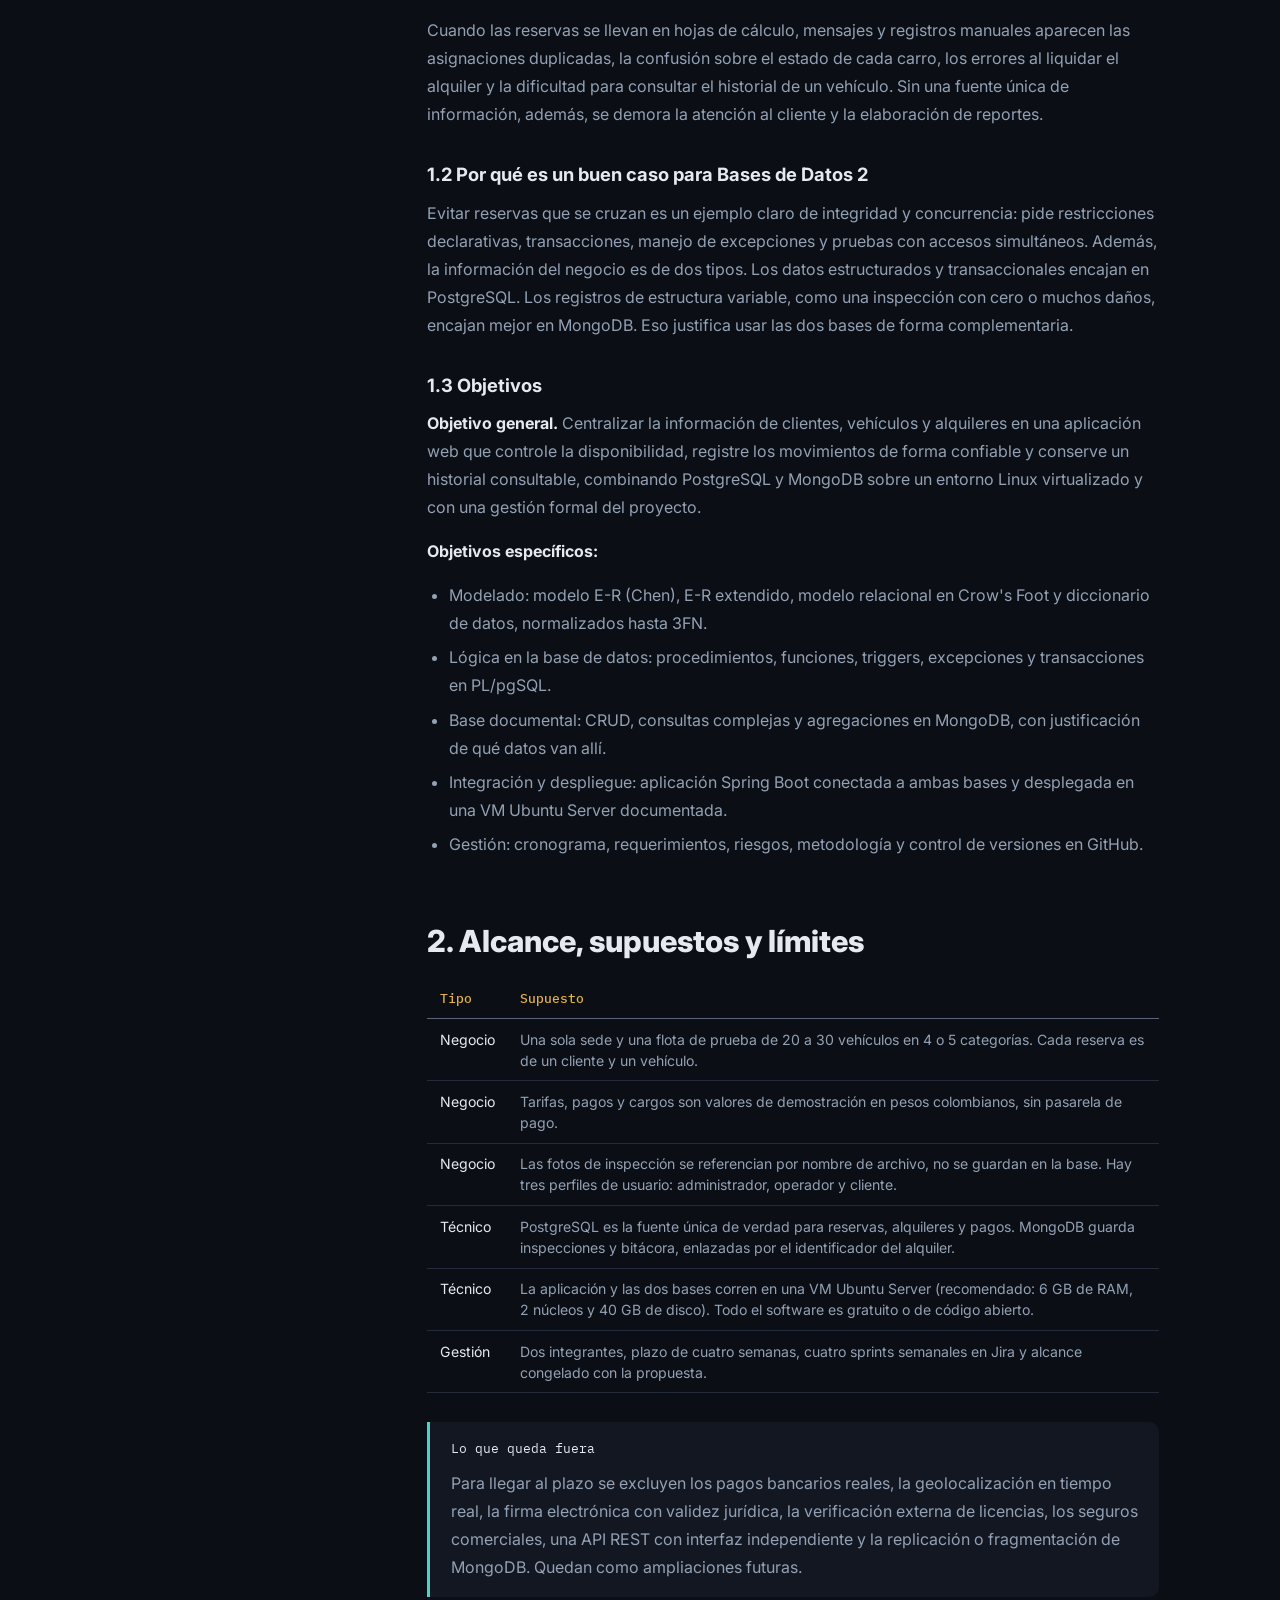
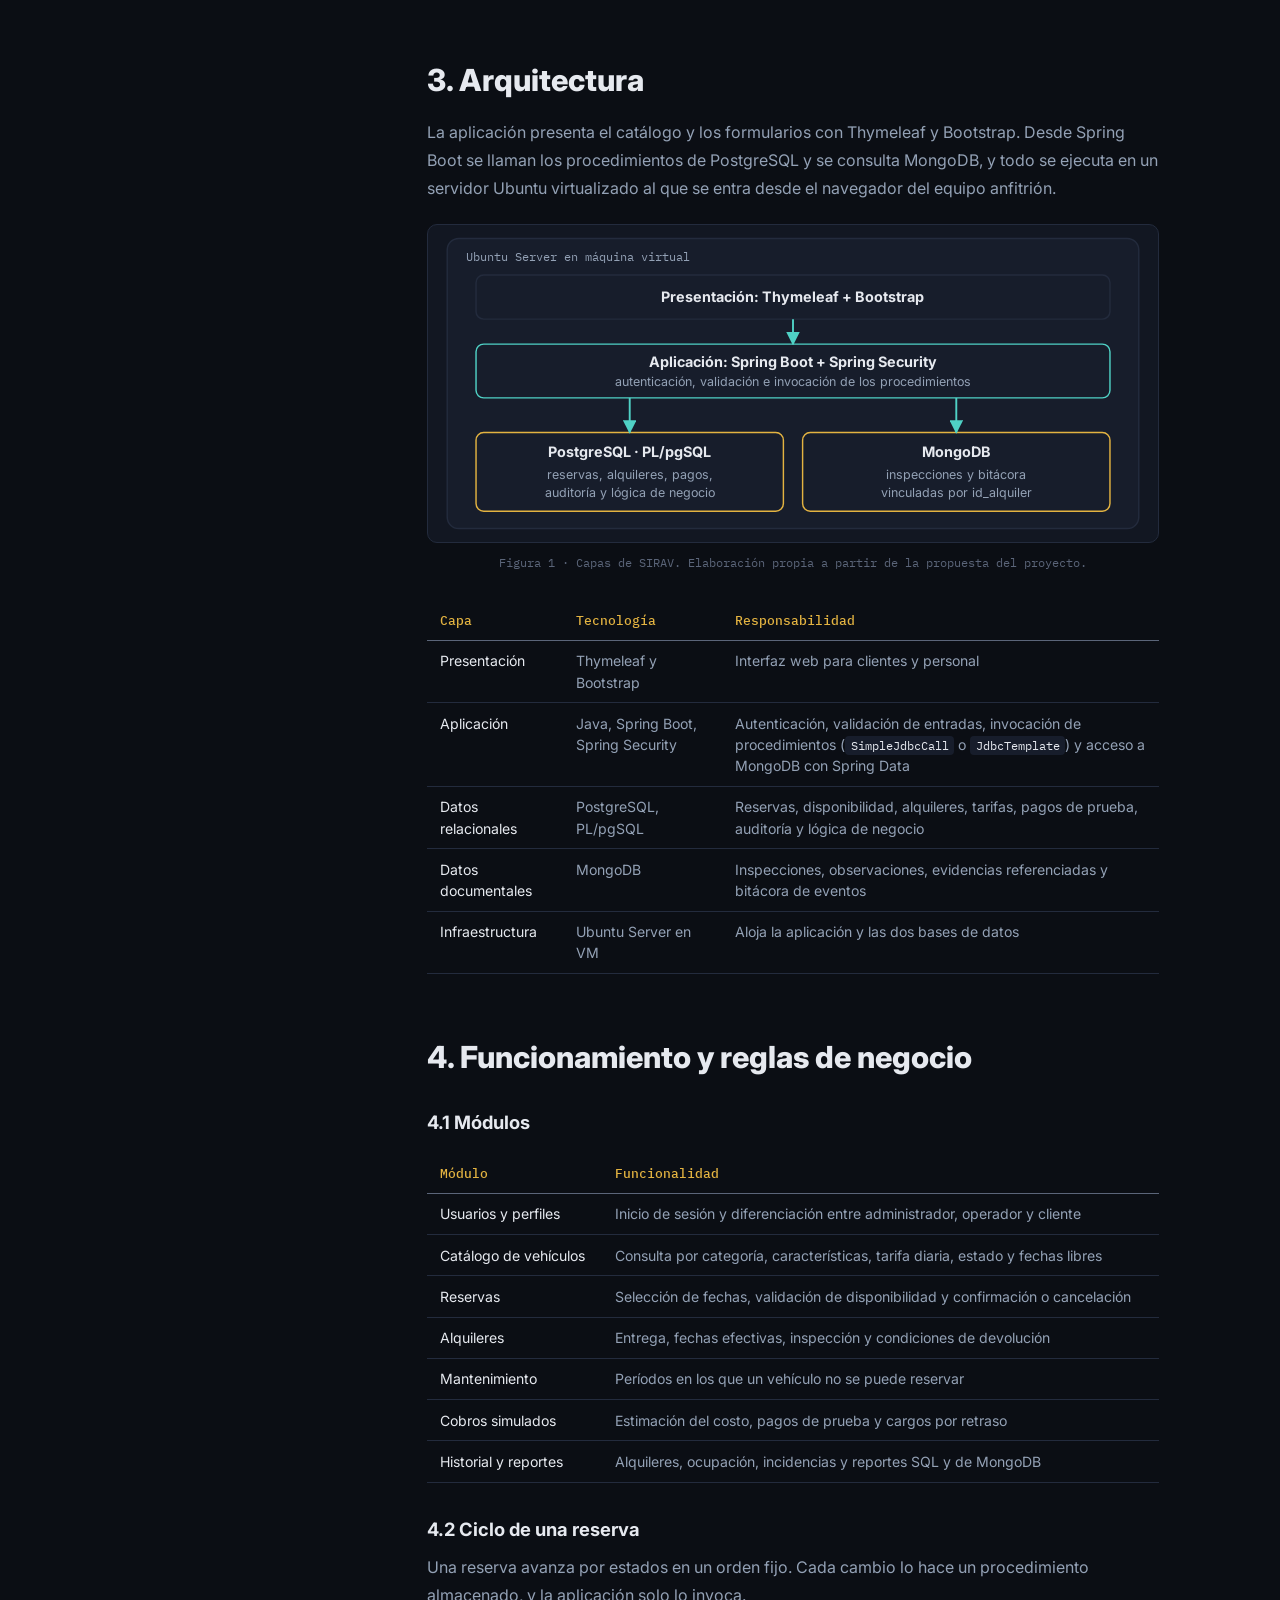
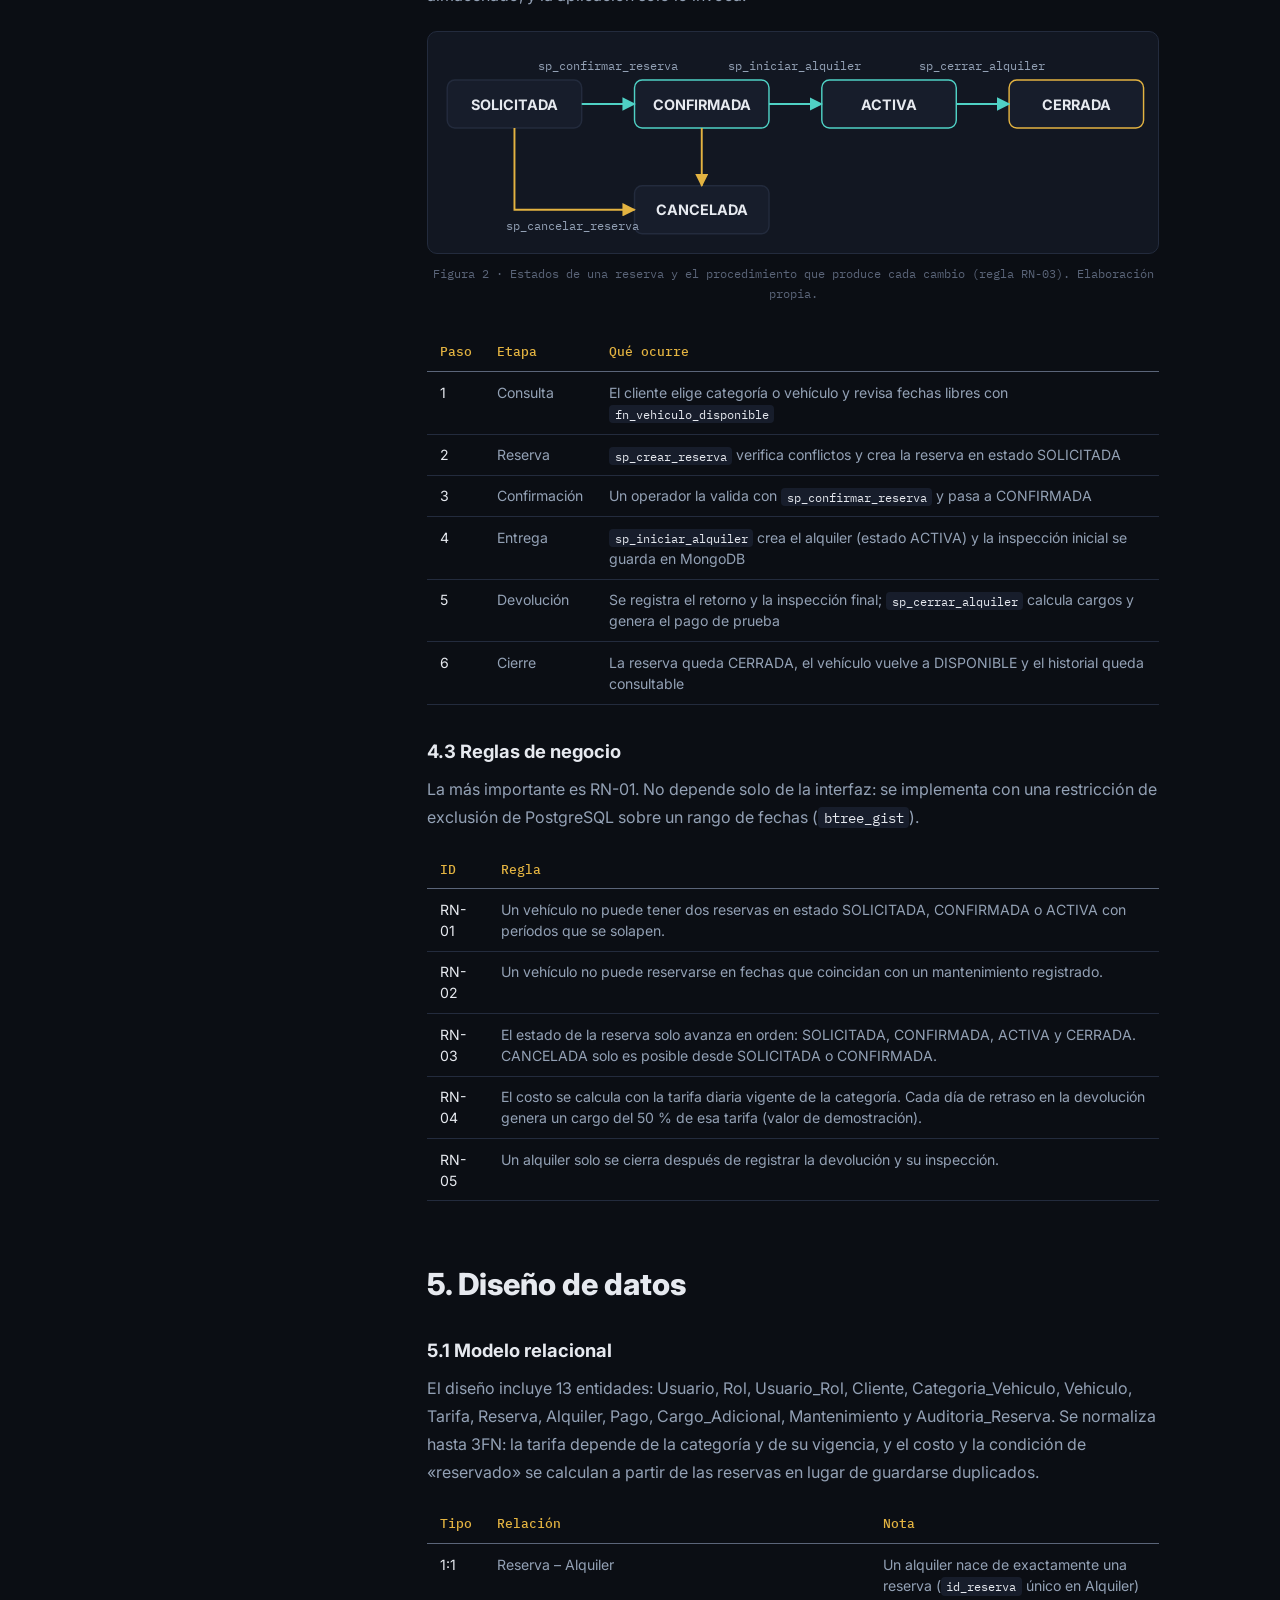
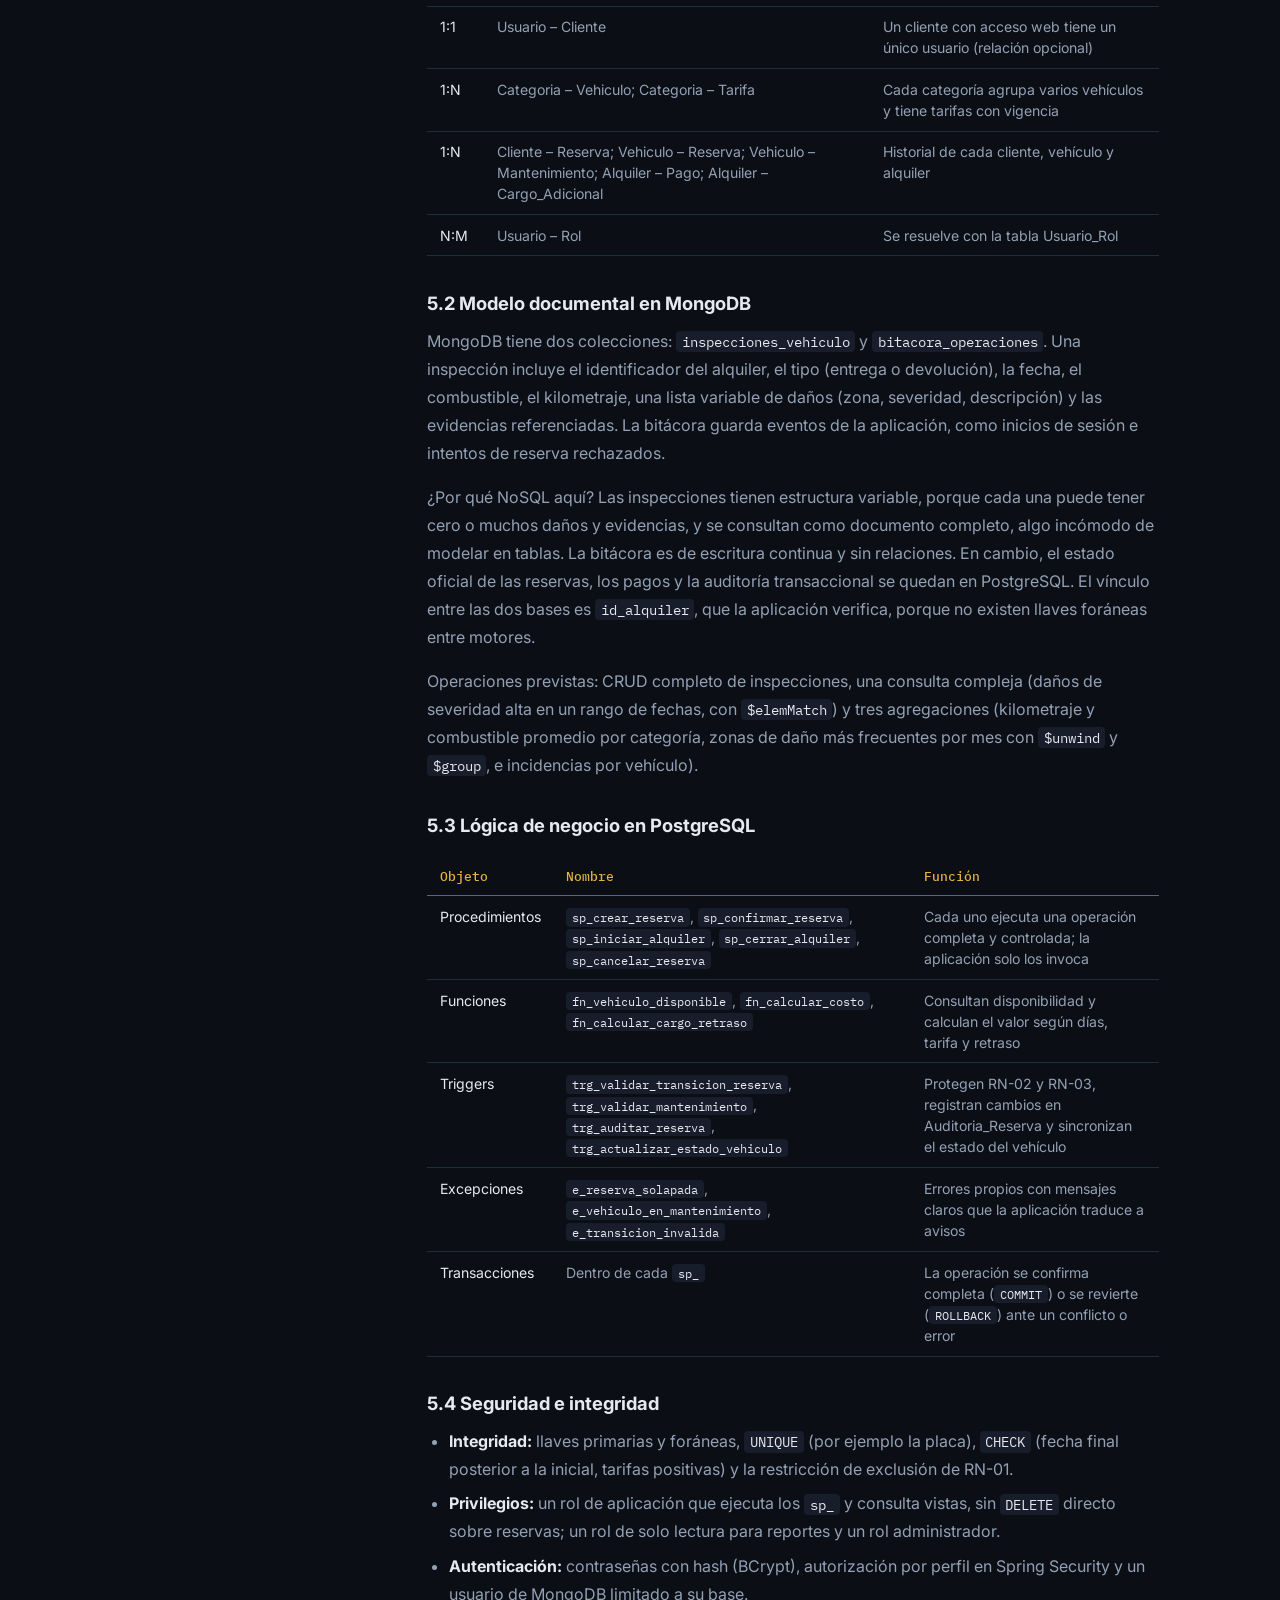
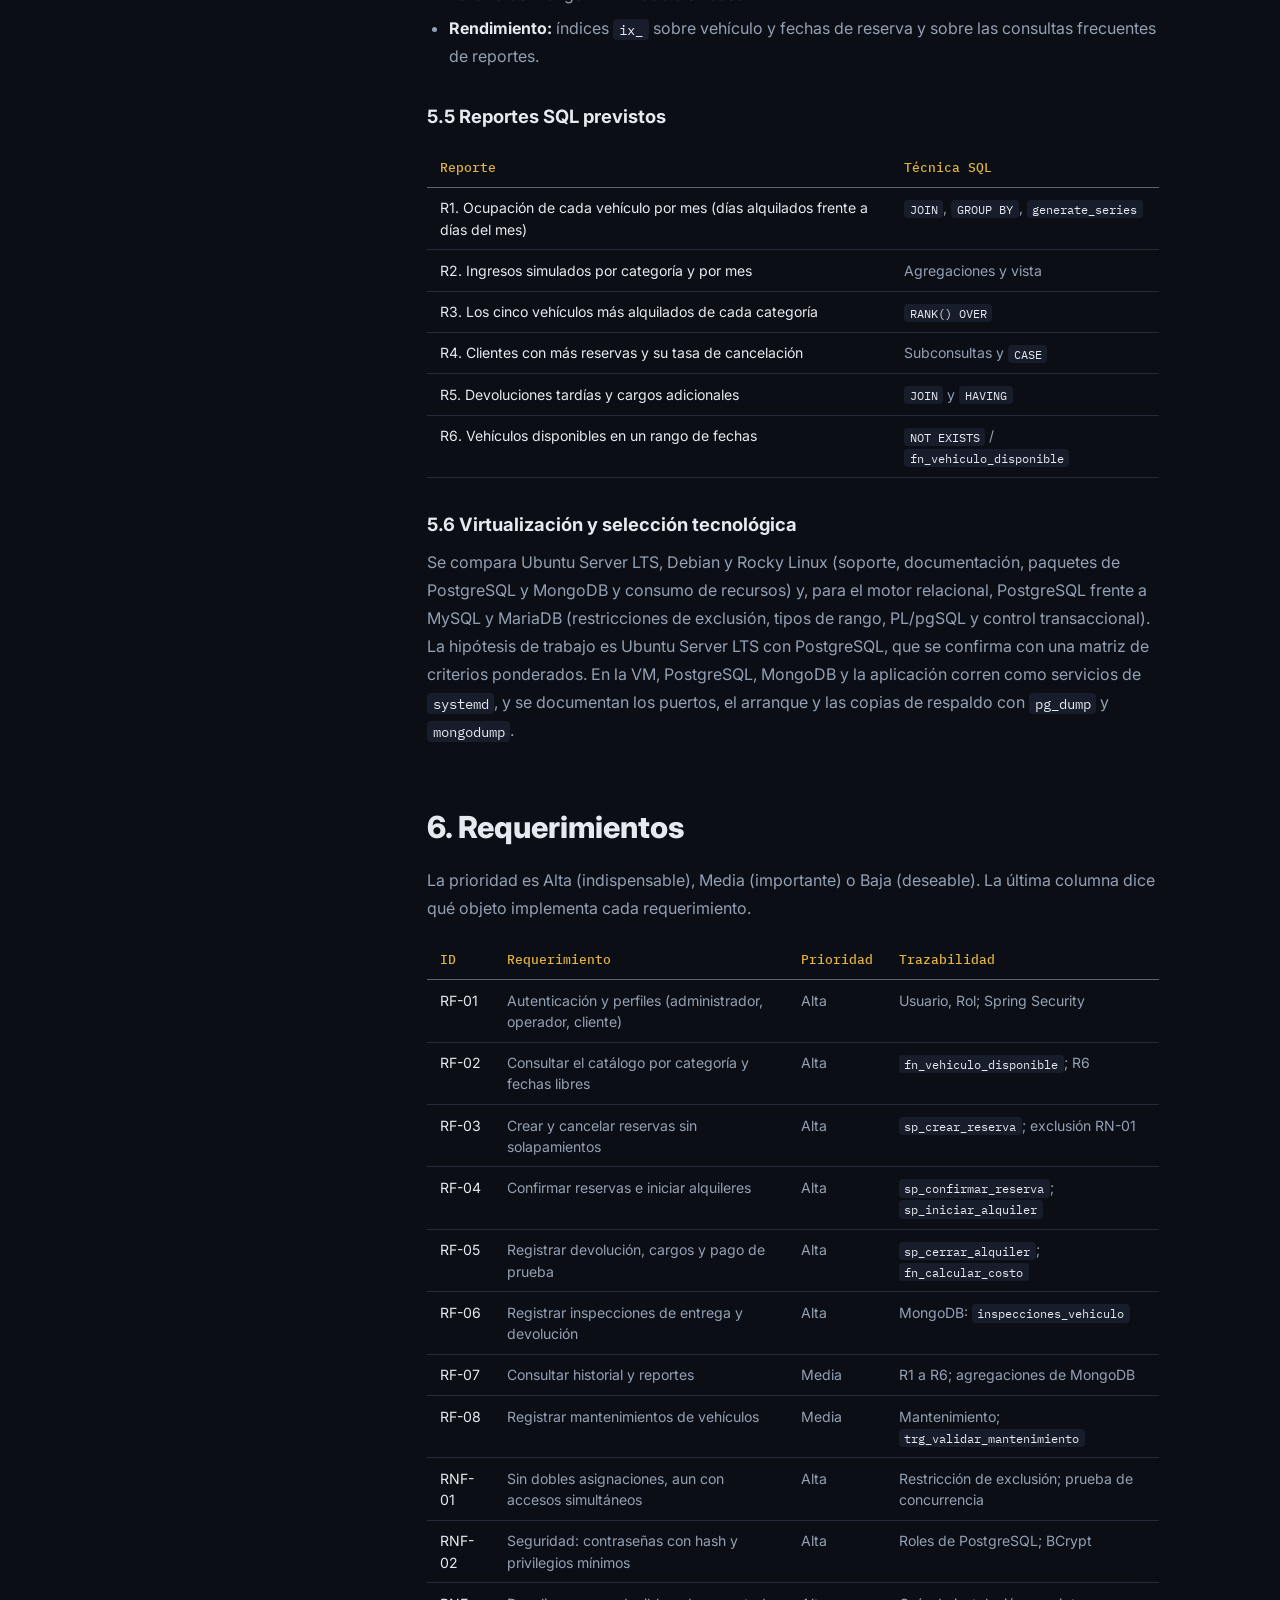
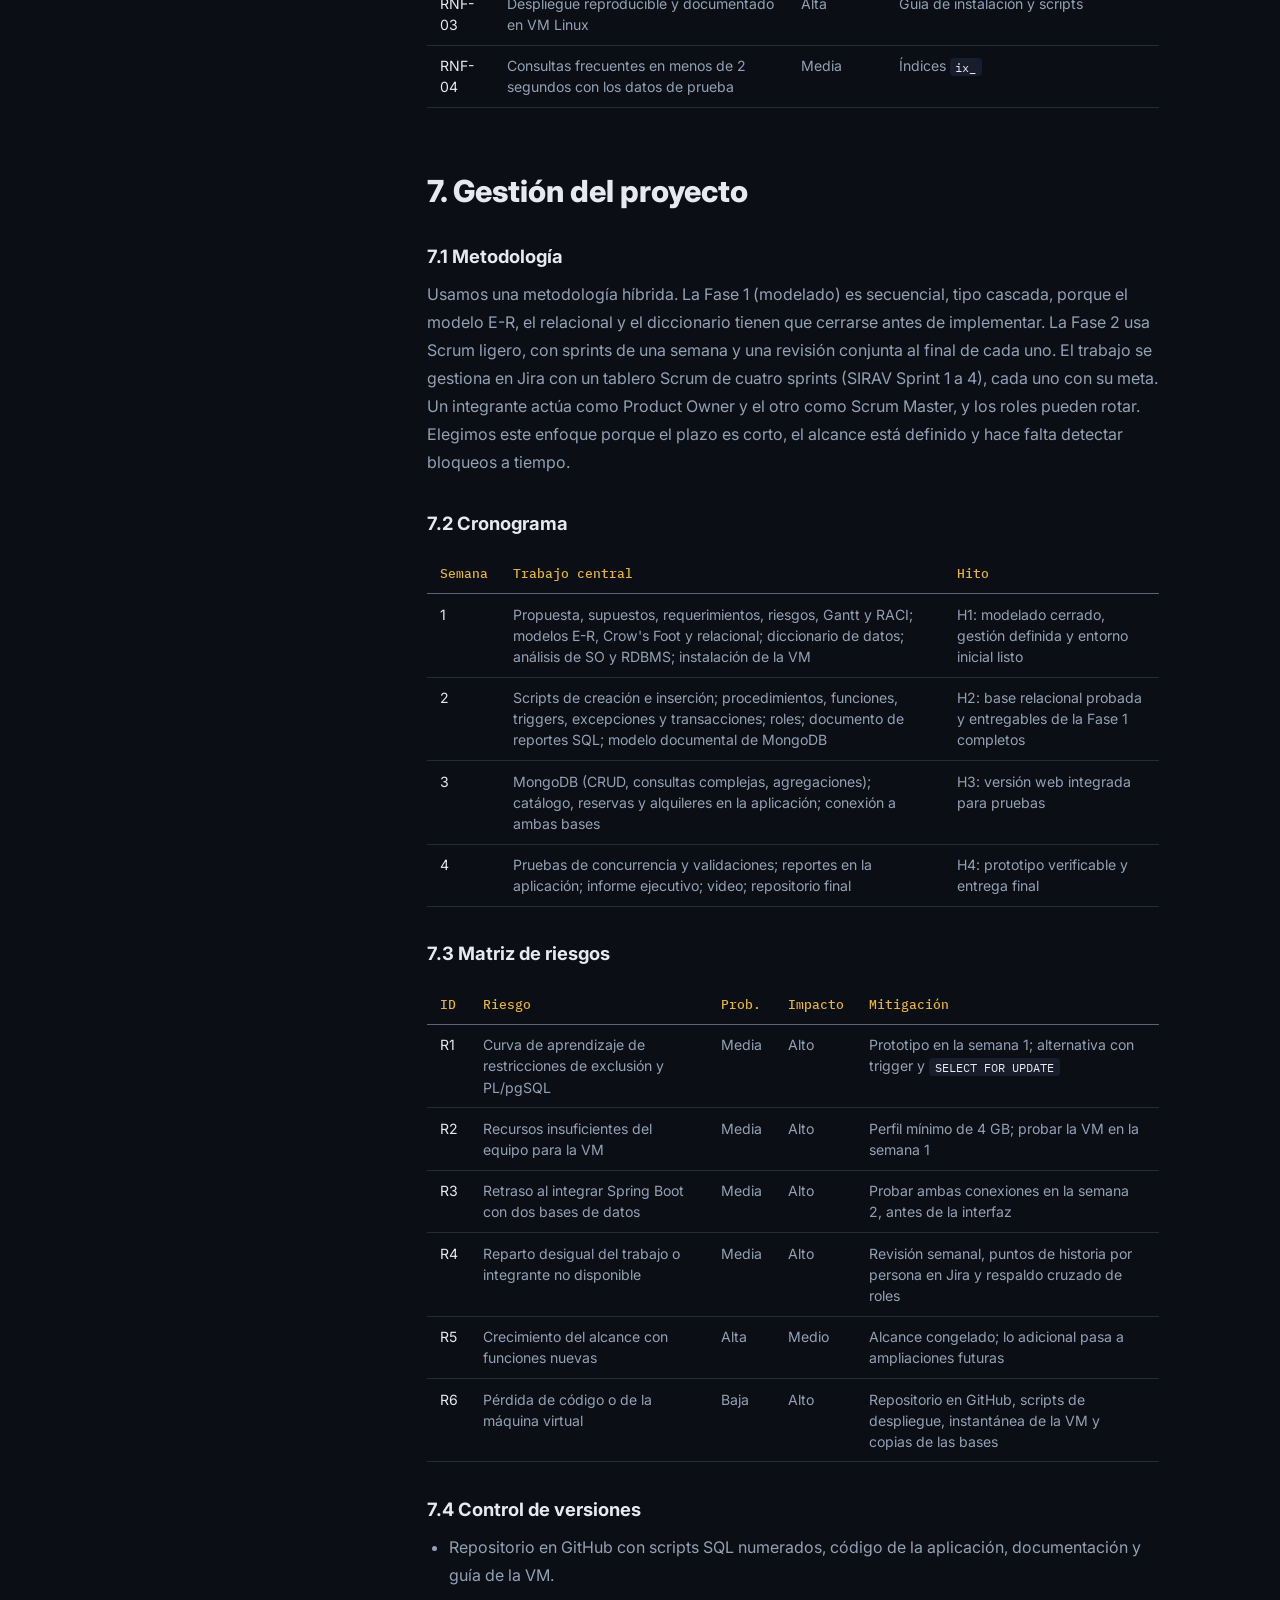
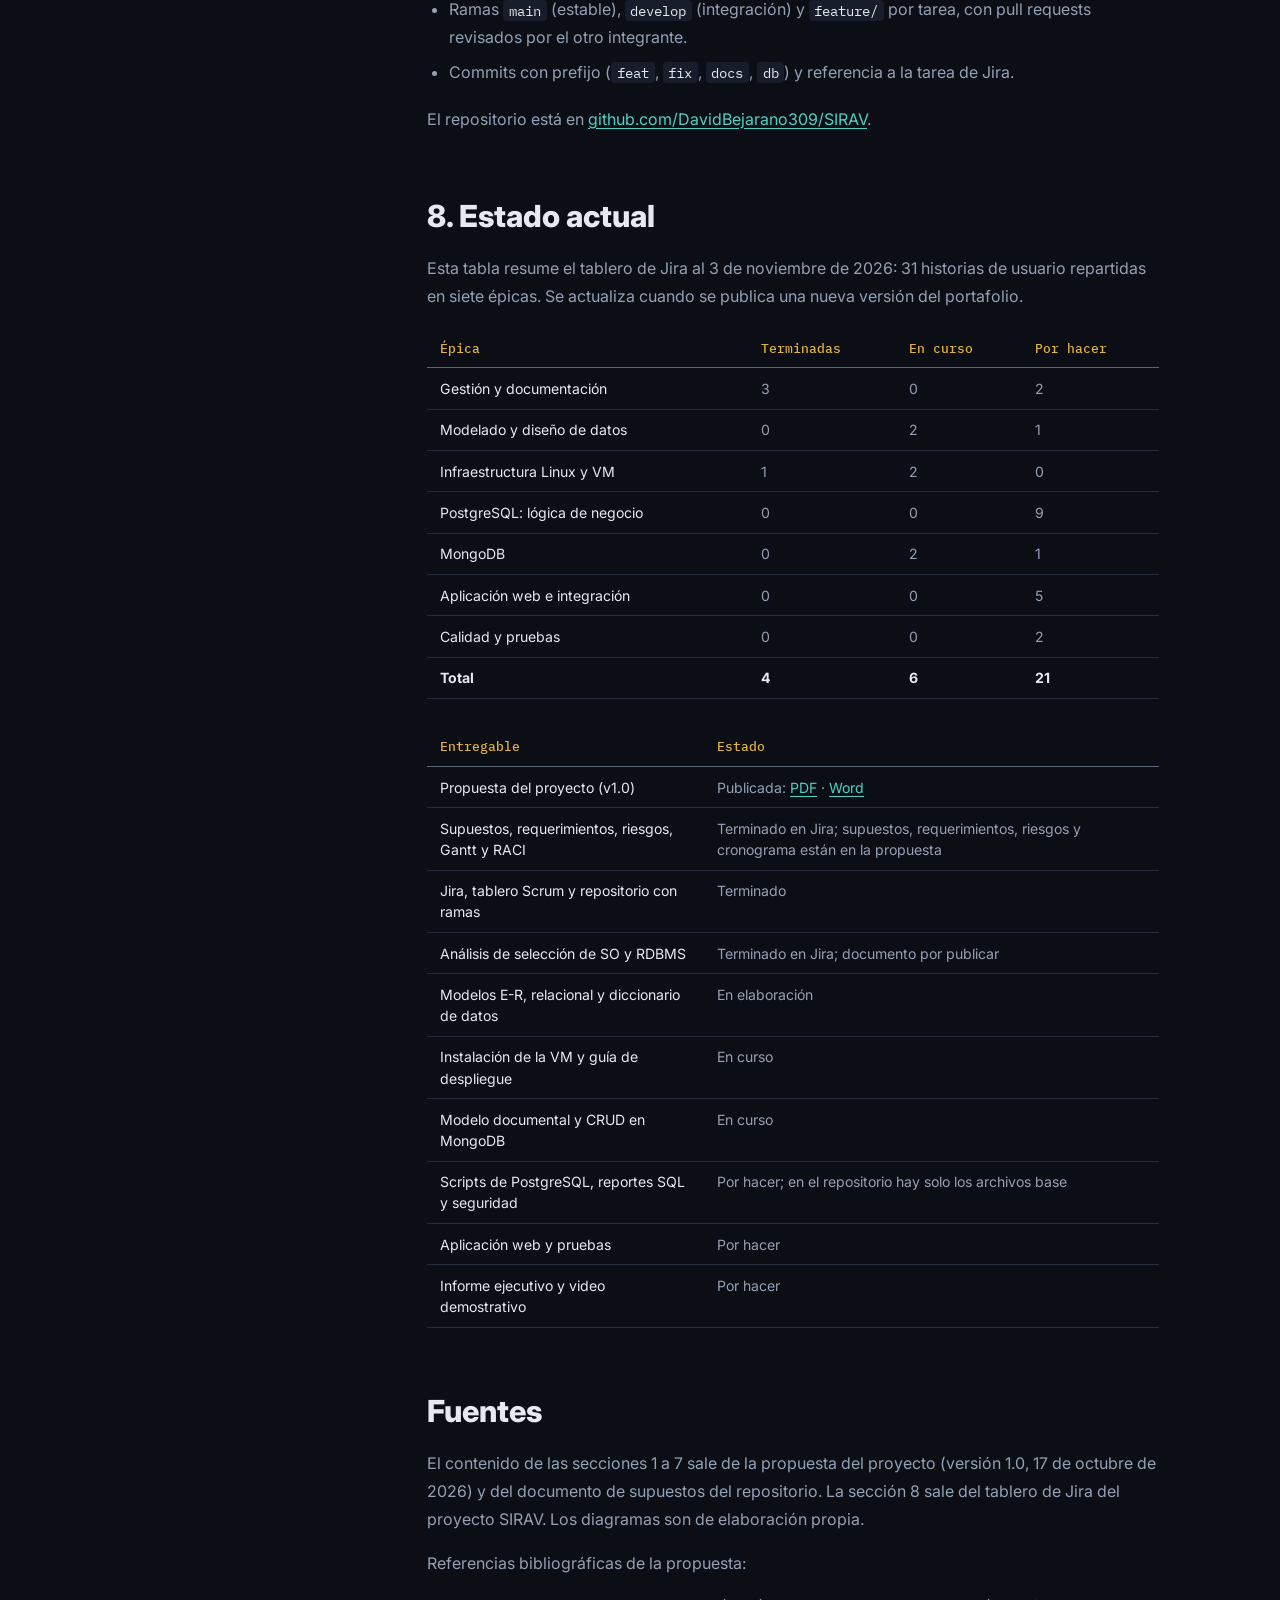
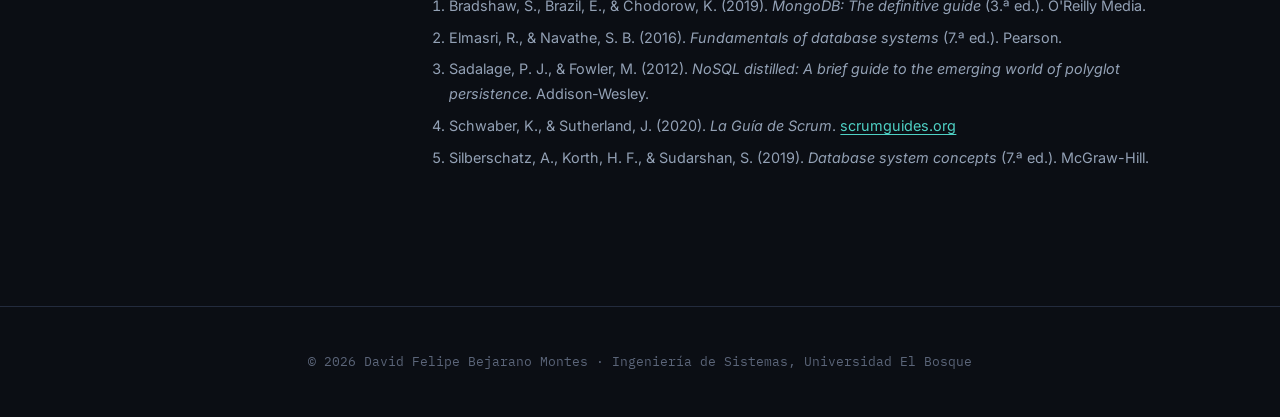
<file: sirav.html>
<!DOCTYPE html>
<html lang="es">
<head>
<meta charset="UTF-8" />
<meta name="viewport" content="width=device-width, initial-scale=1.0" />
<title>SIRAV, proyecto final | David Felipe Bejarano Montes</title>
<meta name="description" content="SIRAV, Sistema Integral de Reservas y Alquiler de Vehículos: proyecto final de Bases de Datos 2 con PostgreSQL, MongoDB y Spring Boot." />
<link rel="icon" href="data:image/svg+xml,%3Csvg xmlns='http://www.w3.org/2000/svg' viewBox='0 0 64 64'%3E%3Crect width='64' height='64' rx='12' fill='%230b0e14'/%3E%3Ctext x='32' y='42' font-family='monospace' font-size='28' font-weight='700' fill='%234fd1c5' text-anchor='middle'%3E%26gt;_%3C/text%3E%3C/svg%3E">
<link rel="preconnect" href="https://fonts.googleapis.com">
<link rel="preconnect" href="https://fonts.gstatic.com" crossorigin>
<link href="https://fonts.googleapis.com/css2?family=IBM+Plex+Mono:wght@400;500;600;700&family=Inter:wght@400;500;600;700;800&display=swap" rel="stylesheet">
<link rel="stylesheet" href="style.css" />
<link rel="stylesheet" href="investigacion.css" />
</head>
<body class="inv-body">
  <header class="inv-top no-print">
    <div class="inv-top__inner">
      <a href="index.html#mod-proyecto">&larr; Volver al portafolio</a>
      <span class="inv-top__actions">
        <a href="evidencias/proyecto/SIRAV_Propuesta.pdf" target="_blank" rel="noopener">Propuesta (PDF)</a>
        <a href="evidencias/proyecto/sirav-resumen.pdf" target="_blank" rel="noopener">Descargar PDF</a>
      </span>
    </div>
  </header>

  <div class="inv-layout">
    <aside class="toc-side" aria-label="Índice">
      <p>-- contenido</p>
      <ol id="tocList"></ol>
    </aside>
    <main class="doc">

<header class="cover" id="portada">
  <p class="cover__inst">Universidad El Bosque · Ingeniería de Sistemas</p>
  <p class="cover__course">Bases de Datos 2 · Docente: Christian Felipe Duarte</p>
  <h1 class="cover__title">SIRAV</h1>
  <p class="cover__subtitle">Sistema Integral de Reservas y Alquiler de Vehículos: plataforma web con PostgreSQL, MongoDB y despliegue en una máquina virtual Linux</p>
  <dl class="cover__meta">
    <div><dt>Integrantes</dt><dd>David Felipe Bejarano Montes · José David Rodríguez</dd></div>
    <div><dt>Proyecto</dt><dd>Proyecto final · en desarrollo</dd></div>
    <div><dt>Actualizado</dt><dd>3 de noviembre de 2026</dd></div>
  </dl>
</header>

<nav class="toc-inline" id="tocInline" aria-label="Contenido"></nav>

<section id="resumen">
  <h2>Resumen</h2>
  <p>
    SIRAV es el proyecto final de Bases de Datos 2: una aplicación web para una empresa pequeña de alquiler de vehículos. Con ella se
    consultan vehículos, se hacen reservas, se registran entregas y devoluciones y se guarda el historial de cada alquiler. Lo más
    importante es que el sistema no permite, por diseño, que un mismo vehículo quede asignado a dos períodos que se superponen, y esa
    regla la hace cumplir la base de datos y no solo la interfaz.
  </p>
  <p>
    La solución usa dos bases de datos con funciones distintas. PostgreSQL guarda los datos transaccionales y la lógica de negocio
    (procedimientos, funciones, triggers, excepciones y transacciones). MongoDB guarda las inspecciones de los vehículos y la bitácora de
    eventos. La aplicación se hace con Spring Boot y todo corre sobre Ubuntu Server en una máquina virtual.
  </p>
  <div class="callout callout--warn">
    <p class="callout__title">Estado del proyecto</p>
    <p>
      SIRAV está en desarrollo. Esta página reúne lo que ya está definido en la propuesta (versión 1.0, del 17 de octubre de 2026) y el
      avance que muestra Jira al 3 de noviembre de 2026. El modelo de datos, los scripts de la base, la aplicación y el informe final se
      irán publicando aquí a medida que estén terminados.
    </p>
  </div>
  <table class="tbl">
    <thead><tr><th>Ficha</th><th></th></tr></thead>
    <tbody>
      <tr><td>Tipo de proyecto</td><td>Aplicación web académica, prototipo funcional con datos de prueba</td></tr>
      <tr><td>Equipo</td><td>David Felipe Bejarano Montes y José David Rodríguez</td></tr>
      <tr><td>Aplicación</td><td>Java, Spring Boot, Spring Security, Thymeleaf y Bootstrap</td></tr>
      <tr><td>Base relacional</td><td>PostgreSQL (PL/pgSQL)</td></tr>
      <tr><td>Base documental</td><td>MongoDB</td></tr>
      <tr><td>Plataforma</td><td>Ubuntu Server en máquina virtual</td></tr>
      <tr><td>Gestión</td><td>Metodología híbrida, cuatro sprints semanales en Jira y repositorio en GitHub</td></tr>
    </tbody>
  </table>
</section>

<section id="problema">
  <h2>1. Problema, justificación y objetivos</h2>
  <h3>1.1 Problema</h3>
  <p>
    Cuando las reservas se llevan en hojas de cálculo, mensajes y registros manuales aparecen las asignaciones duplicadas, la confusión sobre
    el estado de cada carro, los errores al liquidar el alquiler y la dificultad para consultar el historial de un vehículo. Sin una fuente
    única de información, además, se demora la atención al cliente y la elaboración de reportes.
  </p>
  <h3>1.2 Por qué es un buen caso para Bases de Datos 2</h3>
  <p>
    Evitar reservas que se cruzan es un ejemplo claro de integridad y concurrencia: pide restricciones declarativas, transacciones, manejo
    de excepciones y pruebas con accesos simultáneos. Además, la información del negocio es de dos tipos. Los datos estructurados y
    transaccionales encajan en PostgreSQL. Los registros de estructura variable, como una inspección con cero o muchos daños, encajan mejor
    en MongoDB. Eso justifica usar las dos bases de forma complementaria.
  </p>
  <h3>1.3 Objetivos</h3>
  <p>
    <strong>Objetivo general.</strong> Centralizar la información de clientes, vehículos y alquileres en una aplicación web que controle la
    disponibilidad, registre los movimientos de forma confiable y conserve un historial consultable, combinando PostgreSQL y MongoDB sobre un
    entorno Linux virtualizado y con una gestión formal del proyecto.
  </p>
  <p><strong>Objetivos específicos:</strong></p>
  <ul>
    <li>Modelado: modelo E-R (Chen), E-R extendido, modelo relacional en Crow's Foot y diccionario de datos, normalizados hasta 3FN.</li>
    <li>Lógica en la base de datos: procedimientos, funciones, triggers, excepciones y transacciones en PL/pgSQL.</li>
    <li>Base documental: CRUD, consultas complejas y agregaciones en MongoDB, con justificación de qué datos van allí.</li>
    <li>Integración y despliegue: aplicación Spring Boot conectada a ambas bases y desplegada en una VM Ubuntu Server documentada.</li>
    <li>Gestión: cronograma, requerimientos, riesgos, metodología y control de versiones en GitHub.</li>
  </ul>
</section>

<section id="alcance">
  <h2>2. Alcance, supuestos y límites</h2>
  <table class="tbl">
    <thead><tr><th>Tipo</th><th>Supuesto</th></tr></thead>
    <tbody>
      <tr><td>Negocio</td><td>Una sola sede y una flota de prueba de 20 a 30 vehículos en 4 o 5 categorías. Cada reserva es de un cliente y un vehículo.</td></tr>
      <tr><td>Negocio</td><td>Tarifas, pagos y cargos son valores de demostración en pesos colombianos, sin pasarela de pago.</td></tr>
      <tr><td>Negocio</td><td>Las fotos de inspección se referencian por nombre de archivo, no se guardan en la base. Hay tres perfiles de usuario: administrador, operador y cliente.</td></tr>
      <tr><td>Técnico</td><td>PostgreSQL es la fuente única de verdad para reservas, alquileres y pagos. MongoDB guarda inspecciones y bitácora, enlazadas por el identificador del alquiler.</td></tr>
      <tr><td>Técnico</td><td>La aplicación y las dos bases corren en una VM Ubuntu Server (recomendado: 6 GB de RAM, 2 núcleos y 40 GB de disco). Todo el software es gratuito o de código abierto.</td></tr>
      <tr><td>Gestión</td><td>Dos integrantes, plazo de cuatro semanas, cuatro sprints semanales en Jira y alcance congelado con la propuesta.</td></tr>
    </tbody>
  </table>
  <div class="callout callout--note">
    <p class="callout__title">Lo que queda fuera</p>
    <p>
      Para llegar al plazo se excluyen los pagos bancarios reales, la geolocalización en tiempo real, la firma electrónica con validez jurídica,
      la verificación externa de licencias, los seguros comerciales, una API REST con interfaz independiente y la replicación o fragmentación de
      MongoDB. Quedan como ampliaciones futuras.
    </p>
  </div>
</section>

<section id="arquitectura">
  <h2>3. Arquitectura</h2>
  <p>
    La aplicación presenta el catálogo y los formularios con Thymeleaf y Bootstrap. Desde Spring Boot se llaman los procedimientos de
    PostgreSQL y se consulta MongoDB, y todo se ejecuta en un servidor Ubuntu virtualizado al que se entra desde el navegador del equipo anfitrión.
  </p>
  <figure class="diagram">
    <svg viewBox="0 0 760 330" role="img" aria-labelledby="fa1t fa1d">
      <title id="fa1t">Arquitectura de SIRAV</title>
      <desc id="fa1d">Una capa de presentación se comunica con la aplicación Spring Boot, que usa PostgreSQL para los datos transaccionales y MongoDB para inspecciones y bitácora. Todo corre dentro de una máquina virtual Ubuntu Server.</desc>
      <defs>
        <marker id="arr-c" viewBox="0 0 10 10" refX="9" refY="5" markerWidth="7" markerHeight="7" orient="auto-start-reverse"><path d="M0 0 L10 5 L0 10 z" class="d-head-c"/></marker>
      </defs>
      <rect class="d-box" x="20" y="14" width="720" height="302" rx="12"/>
      <text class="d-note" x="40" y="38">Ubuntu Server en máquina virtual</text>
      <rect class="d-box" x="50" y="52" width="660" height="46" rx="8"/>
      <text class="d-title" x="380" y="80" text-anchor="middle">Presentación: Thymeleaf + Bootstrap</text>
      <rect class="d-box d-box--a" x="50" y="124" width="660" height="56" rx="8"/>
      <text class="d-title" x="380" y="148" text-anchor="middle">Aplicación: Spring Boot + Spring Security</text>
      <text class="d-text" x="380" y="168" text-anchor="middle">autenticación, validación e invocación de los procedimientos</text>
      <rect class="d-box d-box--b" x="50" y="216" width="320" height="82" rx="8"/>
      <text class="d-title" x="210" y="242" text-anchor="middle">PostgreSQL · PL/pgSQL</text>
      <text class="d-text" x="210" y="264" text-anchor="middle">reservas, alquileres, pagos,</text>
      <text class="d-text" x="210" y="283" text-anchor="middle">auditoría y lógica de negocio</text>
      <rect class="d-box d-box--b" x="390" y="216" width="320" height="82" rx="8"/>
      <text class="d-title" x="550" y="242" text-anchor="middle">MongoDB</text>
      <text class="d-text" x="550" y="264" text-anchor="middle">inspecciones y bitácora</text>
      <text class="d-text" x="550" y="283" text-anchor="middle">vinculadas por id_alquiler</text>
      <path class="d-arrow" d="M380 98 V124"/>
      <path class="d-arrow" d="M210 180 V216"/>
      <path class="d-arrow" d="M550 180 V216"/>
    </svg>
    <figcaption>Figura 1 · Capas de SIRAV. Elaboración propia a partir de la propuesta del proyecto.</figcaption>
  </figure>
  <table class="tbl">
    <thead><tr><th>Capa</th><th>Tecnología</th><th>Responsabilidad</th></tr></thead>
    <tbody>
      <tr><td>Presentación</td><td>Thymeleaf y Bootstrap</td><td>Interfaz web para clientes y personal</td></tr>
      <tr><td>Aplicación</td><td>Java, Spring Boot, Spring Security</td><td>Autenticación, validación de entradas, invocación de procedimientos (<code>SimpleJdbcCall</code> o <code>JdbcTemplate</code>) y acceso a MongoDB con Spring Data</td></tr>
      <tr><td>Datos relacionales</td><td>PostgreSQL, PL/pgSQL</td><td>Reservas, disponibilidad, alquileres, tarifas, pagos de prueba, auditoría y lógica de negocio</td></tr>
      <tr><td>Datos documentales</td><td>MongoDB</td><td>Inspecciones, observaciones, evidencias referenciadas y bitácora de eventos</td></tr>
      <tr><td>Infraestructura</td><td>Ubuntu Server en VM</td><td>Aloja la aplicación y las dos bases de datos</td></tr>
    </tbody>
  </table>
</section>

<section id="funcional">
  <h2>4. Funcionamiento y reglas de negocio</h2>
  <h3>4.1 Módulos</h3>
  <table class="tbl">
    <thead><tr><th>Módulo</th><th>Funcionalidad</th></tr></thead>
    <tbody>
      <tr><td>Usuarios y perfiles</td><td>Inicio de sesión y diferenciación entre administrador, operador y cliente</td></tr>
      <tr><td>Catálogo de vehículos</td><td>Consulta por categoría, características, tarifa diaria, estado y fechas libres</td></tr>
      <tr><td>Reservas</td><td>Selección de fechas, validación de disponibilidad y confirmación o cancelación</td></tr>
      <tr><td>Alquileres</td><td>Entrega, fechas efectivas, inspección y condiciones de devolución</td></tr>
      <tr><td>Mantenimiento</td><td>Períodos en los que un vehículo no se puede reservar</td></tr>
      <tr><td>Cobros simulados</td><td>Estimación del costo, pagos de prueba y cargos por retraso</td></tr>
      <tr><td>Historial y reportes</td><td>Alquileres, ocupación, incidencias y reportes SQL y de MongoDB</td></tr>
    </tbody>
  </table>

  <h3>4.2 Ciclo de una reserva</h3>
  <p>
    Una reserva avanza por estados en un orden fijo. Cada cambio lo hace un procedimiento almacenado, y la aplicación solo lo invoca.
  </p>
  <figure class="diagram">
    <svg viewBox="0 0 760 230" role="img" aria-labelledby="fe1t fe1d">
      <title id="fe1t">Estados de una reserva</title>
      <desc id="fe1d">La reserva pasa de solicitada a confirmada, activa y cerrada. Desde solicitada o confirmada puede pasar a cancelada.</desc>
      <defs>
        <marker id="arr-c" viewBox="0 0 10 10" refX="9" refY="5" markerWidth="7" markerHeight="7" orient="auto-start-reverse"><path d="M0 0 L10 5 L0 10 z" class="d-head-c"/></marker>
        <marker id="arr-a" viewBox="0 0 10 10" refX="9" refY="5" markerWidth="7" markerHeight="7" orient="auto-start-reverse"><path d="M0 0 L10 5 L0 10 z" class="d-head-a"/></marker>
      </defs>
      <rect class="d-box" x="20" y="50" width="140" height="50" rx="8"/>
      <text class="d-title" x="90" y="81" text-anchor="middle">SOLICITADA</text>
      <rect class="d-box d-box--a" x="215" y="50" width="140" height="50" rx="8"/>
      <text class="d-title" x="285" y="81" text-anchor="middle">CONFIRMADA</text>
      <rect class="d-box d-box--a" x="410" y="50" width="140" height="50" rx="8"/>
      <text class="d-title" x="480" y="81" text-anchor="middle">ACTIVA</text>
      <rect class="d-box d-box--b" x="605" y="50" width="140" height="50" rx="8"/>
      <text class="d-title" x="675" y="81" text-anchor="middle">CERRADA</text>
      <rect class="d-box" x="215" y="160" width="140" height="50" rx="8"/>
      <text class="d-title" x="285" y="191" text-anchor="middle">CANCELADA</text>
      <path class="d-arrow" d="M160 75 H215"/>
      <path class="d-arrow" d="M355 75 H410"/>
      <path class="d-arrow" d="M550 75 H605"/>
      <path class="d-arrow d-arrow--back" d="M285 100 V160"/>
      <path class="d-arrow d-arrow--back" d="M90 100 V185 H215"/>
      <text class="d-note" x="187" y="40" text-anchor="middle">sp_confirmar_reserva</text>
      <text class="d-note" x="382" y="40" text-anchor="middle">sp_iniciar_alquiler</text>
      <text class="d-note" x="577" y="40" text-anchor="middle">sp_cerrar_alquiler</text>
      <text class="d-note" x="150" y="206" text-anchor="middle">sp_cancelar_reserva</text>
    </svg>
    <figcaption>Figura 2 · Estados de una reserva y el procedimiento que produce cada cambio (regla RN-03). Elaboración propia.</figcaption>
  </figure>
  <table class="tbl">
    <thead><tr><th>Paso</th><th>Etapa</th><th>Qué ocurre</th></tr></thead>
    <tbody>
      <tr><td>1</td><td>Consulta</td><td>El cliente elige categoría o vehículo y revisa fechas libres con <code>fn_vehiculo_disponible</code></td></tr>
      <tr><td>2</td><td>Reserva</td><td><code>sp_crear_reserva</code> verifica conflictos y crea la reserva en estado SOLICITADA</td></tr>
      <tr><td>3</td><td>Confirmación</td><td>Un operador la valida con <code>sp_confirmar_reserva</code> y pasa a CONFIRMADA</td></tr>
      <tr><td>4</td><td>Entrega</td><td><code>sp_iniciar_alquiler</code> crea el alquiler (estado ACTIVA) y la inspección inicial se guarda en MongoDB</td></tr>
      <tr><td>5</td><td>Devolución</td><td>Se registra el retorno y la inspección final; <code>sp_cerrar_alquiler</code> calcula cargos y genera el pago de prueba</td></tr>
      <tr><td>6</td><td>Cierre</td><td>La reserva queda CERRADA, el vehículo vuelve a DISPONIBLE y el historial queda consultable</td></tr>
    </tbody>
  </table>

  <h3>4.3 Reglas de negocio</h3>
  <p>
    La más importante es RN-01. No depende solo de la interfaz: se implementa con una restricción de exclusión de PostgreSQL sobre un rango de
    fechas (<code>btree_gist</code>).
  </p>
  <table class="tbl">
    <thead><tr><th>ID</th><th>Regla</th></tr></thead>
    <tbody>
      <tr><td>RN-01</td><td>Un vehículo no puede tener dos reservas en estado SOLICITADA, CONFIRMADA o ACTIVA con períodos que se solapen.</td></tr>
      <tr><td>RN-02</td><td>Un vehículo no puede reservarse en fechas que coincidan con un mantenimiento registrado.</td></tr>
      <tr><td>RN-03</td><td>El estado de la reserva solo avanza en orden: SOLICITADA, CONFIRMADA, ACTIVA y CERRADA. CANCELADA solo es posible desde SOLICITADA o CONFIRMADA.</td></tr>
      <tr><td>RN-04</td><td>El costo se calcula con la tarifa diaria vigente de la categoría. Cada día de retraso en la devolución genera un cargo del 50 % de esa tarifa (valor de demostración).</td></tr>
      <tr><td>RN-05</td><td>Un alquiler solo se cierra después de registrar la devolución y su inspección.</td></tr>
    </tbody>
  </table>
</section>

<section id="datos">
  <h2>5. Diseño de datos</h2>
  <h3>5.1 Modelo relacional</h3>
  <p>
    El diseño incluye 13 entidades: Usuario, Rol, Usuario_Rol, Cliente, Categoria_Vehiculo, Vehiculo, Tarifa, Reserva, Alquiler, Pago,
    Cargo_Adicional, Mantenimiento y Auditoria_Reserva. Se normaliza hasta 3FN: la tarifa depende de la categoría y de su vigencia, y el
    costo y la condición de «reservado» se calculan a partir de las reservas en lugar de guardarse duplicados.
  </p>
  <table class="tbl">
    <thead><tr><th>Tipo</th><th>Relación</th><th>Nota</th></tr></thead>
    <tbody>
      <tr><td>1:1</td><td>Reserva – Alquiler</td><td>Un alquiler nace de exactamente una reserva (<code>id_reserva</code> único en Alquiler)</td></tr>
      <tr><td>1:1</td><td>Usuario – Cliente</td><td>Un cliente con acceso web tiene un único usuario (relación opcional)</td></tr>
      <tr><td>1:N</td><td>Categoria – Vehiculo; Categoria – Tarifa</td><td>Cada categoría agrupa varios vehículos y tiene tarifas con vigencia</td></tr>
      <tr><td>1:N</td><td>Cliente – Reserva; Vehiculo – Reserva; Vehiculo – Mantenimiento; Alquiler – Pago; Alquiler – Cargo_Adicional</td><td>Historial de cada cliente, vehículo y alquiler</td></tr>
      <tr><td>N:M</td><td>Usuario – Rol</td><td>Se resuelve con la tabla Usuario_Rol</td></tr>
    </tbody>
  </table>

  <h3>5.2 Modelo documental en MongoDB</h3>
  <p>
    MongoDB tiene dos colecciones: <code>inspecciones_vehiculo</code> y <code>bitacora_operaciones</code>. Una inspección incluye el
    identificador del alquiler, el tipo (entrega o devolución), la fecha, el combustible, el kilometraje, una lista variable de daños (zona,
    severidad, descripción) y las evidencias referenciadas. La bitácora guarda eventos de la aplicación, como inicios de sesión e intentos de reserva rechazados.
  </p>
  <p>
    ¿Por qué NoSQL aquí? Las inspecciones tienen estructura variable, porque cada una puede tener cero o muchos daños y evidencias, y se consultan
    como documento completo, algo incómodo de modelar en tablas. La bitácora es de escritura continua y sin relaciones. En cambio, el estado oficial
    de las reservas, los pagos y la auditoría transaccional se quedan en PostgreSQL. El vínculo entre las dos bases es <code>id_alquiler</code>, que la
    aplicación verifica, porque no existen llaves foráneas entre motores.
  </p>
  <p>
    Operaciones previstas: CRUD completo de inspecciones, una consulta compleja (daños de severidad alta en un rango de fechas, con
    <code>$elemMatch</code>) y tres agregaciones (kilometraje y combustible promedio por categoría, zonas de daño más frecuentes por mes con
    <code>$unwind</code> y <code>$group</code>, e incidencias por vehículo).
  </p>

  <h3>5.3 Lógica de negocio en PostgreSQL</h3>
  <table class="tbl">
    <thead><tr><th>Objeto</th><th>Nombre</th><th>Función</th></tr></thead>
    <tbody>
      <tr><td>Procedimientos</td><td><code>sp_crear_reserva</code>, <code>sp_confirmar_reserva</code>, <code>sp_iniciar_alquiler</code>, <code>sp_cerrar_alquiler</code>, <code>sp_cancelar_reserva</code></td><td>Cada uno ejecuta una operación completa y controlada; la aplicación solo los invoca</td></tr>
      <tr><td>Funciones</td><td><code>fn_vehiculo_disponible</code>, <code>fn_calcular_costo</code>, <code>fn_calcular_cargo_retraso</code></td><td>Consultan disponibilidad y calculan el valor según días, tarifa y retraso</td></tr>
      <tr><td>Triggers</td><td><code>trg_validar_transicion_reserva</code>, <code>trg_validar_mantenimiento</code>, <code>trg_auditar_reserva</code>, <code>trg_actualizar_estado_vehiculo</code></td><td>Protegen RN-02 y RN-03, registran cambios en Auditoria_Reserva y sincronizan el estado del vehículo</td></tr>
      <tr><td>Excepciones</td><td><code>e_reserva_solapada</code>, <code>e_vehiculo_en_mantenimiento</code>, <code>e_transicion_invalida</code></td><td>Errores propios con mensajes claros que la aplicación traduce a avisos</td></tr>
      <tr><td>Transacciones</td><td>Dentro de cada <code>sp_</code></td><td>La operación se confirma completa (<code>COMMIT</code>) o se revierte (<code>ROLLBACK</code>) ante un conflicto o error</td></tr>
    </tbody>
  </table>

  <h3>5.4 Seguridad e integridad</h3>
  <ul>
    <li><strong>Integridad:</strong> llaves primarias y foráneas, <code>UNIQUE</code> (por ejemplo la placa), <code>CHECK</code> (fecha final posterior a la inicial, tarifas positivas) y la restricción de exclusión de RN-01.</li>
    <li><strong>Privilegios:</strong> un rol de aplicación que ejecuta los <code>sp_</code> y consulta vistas, sin <code>DELETE</code> directo sobre reservas; un rol de solo lectura para reportes y un rol administrador.</li>
    <li><strong>Autenticación:</strong> contraseñas con hash (BCrypt), autorización por perfil en Spring Security y un usuario de MongoDB limitado a su base.</li>
    <li><strong>Rendimiento:</strong> índices <code>ix_</code> sobre vehículo y fechas de reserva y sobre las consultas frecuentes de reportes.</li>
  </ul>

  <h3>5.5 Reportes SQL previstos</h3>
  <table class="tbl">
    <thead><tr><th>Reporte</th><th>Técnica SQL</th></tr></thead>
    <tbody>
      <tr><td>R1. Ocupación de cada vehículo por mes (días alquilados frente a días del mes)</td><td><code>JOIN</code>, <code>GROUP BY</code>, <code>generate_series</code></td></tr>
      <tr><td>R2. Ingresos simulados por categoría y por mes</td><td>Agregaciones y vista</td></tr>
      <tr><td>R3. Los cinco vehículos más alquilados de cada categoría</td><td><code>RANK() OVER</code></td></tr>
      <tr><td>R4. Clientes con más reservas y su tasa de cancelación</td><td>Subconsultas y <code>CASE</code></td></tr>
      <tr><td>R5. Devoluciones tardías y cargos adicionales</td><td><code>JOIN</code> y <code>HAVING</code></td></tr>
      <tr><td>R6. Vehículos disponibles en un rango de fechas</td><td><code>NOT EXISTS</code> / <code>fn_vehiculo_disponible</code></td></tr>
    </tbody>
  </table>

  <h3>5.6 Virtualización y selección tecnológica</h3>
  <p>
    Se compara Ubuntu Server LTS, Debian y Rocky Linux (soporte, documentación, paquetes de PostgreSQL y MongoDB y consumo de recursos) y, para
    el motor relacional, PostgreSQL frente a MySQL y MariaDB (restricciones de exclusión, tipos de rango, PL/pgSQL y control transaccional). La
    hipótesis de trabajo es Ubuntu Server LTS con PostgreSQL, que se confirma con una matriz de criterios ponderados. En la VM, PostgreSQL, MongoDB y
    la aplicación corren como servicios de <code>systemd</code>, y se documentan los puertos, el arranque y las copias de respaldo con
    <code>pg_dump</code> y <code>mongodump</code>.
  </p>
</section>

<section id="requerimientos">
  <h2>6. Requerimientos</h2>
  <p>La prioridad es Alta (indispensable), Media (importante) o Baja (deseable). La última columna dice qué objeto implementa cada requerimiento.</p>
  <table class="tbl">
    <thead><tr><th>ID</th><th>Requerimiento</th><th>Prioridad</th><th>Trazabilidad</th></tr></thead>
    <tbody>
      <tr><td>RF-01</td><td>Autenticación y perfiles (administrador, operador, cliente)</td><td>Alta</td><td>Usuario, Rol; Spring Security</td></tr>
      <tr><td>RF-02</td><td>Consultar el catálogo por categoría y fechas libres</td><td>Alta</td><td><code>fn_vehiculo_disponible</code>; R6</td></tr>
      <tr><td>RF-03</td><td>Crear y cancelar reservas sin solapamientos</td><td>Alta</td><td><code>sp_crear_reserva</code>; exclusión RN-01</td></tr>
      <tr><td>RF-04</td><td>Confirmar reservas e iniciar alquileres</td><td>Alta</td><td><code>sp_confirmar_reserva</code>; <code>sp_iniciar_alquiler</code></td></tr>
      <tr><td>RF-05</td><td>Registrar devolución, cargos y pago de prueba</td><td>Alta</td><td><code>sp_cerrar_alquiler</code>; <code>fn_calcular_costo</code></td></tr>
      <tr><td>RF-06</td><td>Registrar inspecciones de entrega y devolución</td><td>Alta</td><td>MongoDB: <code>inspecciones_vehiculo</code></td></tr>
      <tr><td>RF-07</td><td>Consultar historial y reportes</td><td>Media</td><td>R1 a R6; agregaciones de MongoDB</td></tr>
      <tr><td>RF-08</td><td>Registrar mantenimientos de vehículos</td><td>Media</td><td>Mantenimiento; <code>trg_validar_mantenimiento</code></td></tr>
      <tr><td>RNF-01</td><td>Sin dobles asignaciones, aun con accesos simultáneos</td><td>Alta</td><td>Restricción de exclusión; prueba de concurrencia</td></tr>
      <tr><td>RNF-02</td><td>Seguridad: contraseñas con hash y privilegios mínimos</td><td>Alta</td><td>Roles de PostgreSQL; BCrypt</td></tr>
      <tr><td>RNF-03</td><td>Despliegue reproducible y documentado en VM Linux</td><td>Alta</td><td>Guía de instalación y scripts</td></tr>
      <tr><td>RNF-04</td><td>Consultas frecuentes en menos de 2 segundos con los datos de prueba</td><td>Media</td><td>Índices <code>ix_</code></td></tr>
    </tbody>
  </table>
</section>

<section id="gestion">
  <h2>7. Gestión del proyecto</h2>
  <h3>7.1 Metodología</h3>
  <p>
    Usamos una metodología híbrida. La Fase 1 (modelado) es secuencial, tipo cascada, porque el modelo E-R, el relacional y el diccionario
    tienen que cerrarse antes de implementar. La Fase 2 usa Scrum ligero, con sprints de una semana y una revisión conjunta al final de cada uno. El
    trabajo se gestiona en Jira con un tablero Scrum de cuatro sprints (SIRAV Sprint 1 a 4), cada uno con su meta. Un integrante actúa como Product
    Owner y el otro como Scrum Master, y los roles pueden rotar. Elegimos este enfoque porque el plazo es corto, el alcance está definido y hace falta detectar bloqueos a tiempo.
  </p>

  <h3>7.2 Cronograma</h3>
  <table class="tbl">
    <thead><tr><th>Semana</th><th>Trabajo central</th><th>Hito</th></tr></thead>
    <tbody>
      <tr><td>1</td><td>Propuesta, supuestos, requerimientos, riesgos, Gantt y RACI; modelos E-R, Crow's Foot y relacional; diccionario de datos; análisis de SO y RDBMS; instalación de la VM</td><td>H1: modelado cerrado, gestión definida y entorno inicial listo</td></tr>
      <tr><td>2</td><td>Scripts de creación e inserción; procedimientos, funciones, triggers, excepciones y transacciones; roles; documento de reportes SQL; modelo documental de MongoDB</td><td>H2: base relacional probada y entregables de la Fase 1 completos</td></tr>
      <tr><td>3</td><td>MongoDB (CRUD, consultas complejas, agregaciones); catálogo, reservas y alquileres en la aplicación; conexión a ambas bases</td><td>H3: versión web integrada para pruebas</td></tr>
      <tr><td>4</td><td>Pruebas de concurrencia y validaciones; reportes en la aplicación; informe ejecutivo; video; repositorio final</td><td>H4: prototipo verificable y entrega final</td></tr>
    </tbody>
  </table>

  <h3>7.3 Matriz de riesgos</h3>
  <table class="tbl">
    <thead><tr><th>ID</th><th>Riesgo</th><th>Prob.</th><th>Impacto</th><th>Mitigación</th></tr></thead>
    <tbody>
      <tr><td>R1</td><td>Curva de aprendizaje de restricciones de exclusión y PL/pgSQL</td><td>Media</td><td>Alto</td><td>Prototipo en la semana 1; alternativa con trigger y <code>SELECT FOR UPDATE</code></td></tr>
      <tr><td>R2</td><td>Recursos insuficientes del equipo para la VM</td><td>Media</td><td>Alto</td><td>Perfil mínimo de 4 GB; probar la VM en la semana 1</td></tr>
      <tr><td>R3</td><td>Retraso al integrar Spring Boot con dos bases de datos</td><td>Media</td><td>Alto</td><td>Probar ambas conexiones en la semana 2, antes de la interfaz</td></tr>
      <tr><td>R4</td><td>Reparto desigual del trabajo o integrante no disponible</td><td>Media</td><td>Alto</td><td>Revisión semanal, puntos de historia por persona en Jira y respaldo cruzado de roles</td></tr>
      <tr><td>R5</td><td>Crecimiento del alcance con funciones nuevas</td><td>Alta</td><td>Medio</td><td>Alcance congelado; lo adicional pasa a ampliaciones futuras</td></tr>
      <tr><td>R6</td><td>Pérdida de código o de la máquina virtual</td><td>Baja</td><td>Alto</td><td>Repositorio en GitHub, scripts de despliegue, instantánea de la VM y copias de las bases</td></tr>
    </tbody>
  </table>

  <h3>7.4 Control de versiones</h3>
  <ul>
    <li>Repositorio en GitHub con scripts SQL numerados, código de la aplicación, documentación y guía de la VM.</li>
    <li>Ramas <code>main</code> (estable), <code>develop</code> (integración) y <code>feature/</code> por tarea, con pull requests revisados por el otro integrante.</li>
    <li>Commits con prefijo (<code>feat</code>, <code>fix</code>, <code>docs</code>, <code>db</code>) y referencia a la tarea de Jira.</li>
  </ul>
  <p>
    El repositorio está en <a href="https://github.com/DavidBejarano309/SIRAV" target="_blank" rel="noopener">github.com/DavidBejarano309/SIRAV</a>.
  </p>
</section>

<section id="estado">
  <h2>8. Estado actual</h2>
  <p>
    Esta tabla resume el tablero de Jira al 3 de noviembre de 2026: 31 historias de usuario repartidas en siete épicas. Se actualiza cuando se
    publica una nueva versión del portafolio.
  </p>
  <table class="tbl">
    <thead><tr><th>Épica</th><th>Terminadas</th><th>En curso</th><th>Por hacer</th></tr></thead>
    <tbody>
      <tr><td>Gestión y documentación</td><td>3</td><td>0</td><td>2</td></tr>
      <tr><td>Modelado y diseño de datos</td><td>0</td><td>2</td><td>1</td></tr>
      <tr><td>Infraestructura Linux y VM</td><td>1</td><td>2</td><td>0</td></tr>
      <tr><td>PostgreSQL: lógica de negocio</td><td>0</td><td>0</td><td>9</td></tr>
      <tr><td>MongoDB</td><td>0</td><td>2</td><td>1</td></tr>
      <tr><td>Aplicación web e integración</td><td>0</td><td>0</td><td>5</td></tr>
      <tr><td>Calidad y pruebas</td><td>0</td><td>0</td><td>2</td></tr>
      <tr><td><strong>Total</strong></td><td><strong>4</strong></td><td><strong>6</strong></td><td><strong>21</strong></td></tr>
    </tbody>
  </table>
  <table class="tbl">
    <thead><tr><th>Entregable</th><th>Estado</th></tr></thead>
    <tbody>
      <tr><td>Propuesta del proyecto (v1.0)</td><td>Publicada: <a href="evidencias/proyecto/SIRAV_Propuesta.pdf" target="_blank" rel="noopener">PDF</a> · <a href="evidencias/proyecto/SIRAV_Propuesta.docx" download>Word</a></td></tr>
      <tr><td>Supuestos, requerimientos, riesgos, Gantt y RACI</td><td>Terminado en Jira; supuestos, requerimientos, riesgos y cronograma están en la propuesta</td></tr>
      <tr><td>Jira, tablero Scrum y repositorio con ramas</td><td>Terminado</td></tr>
      <tr><td>Análisis de selección de SO y RDBMS</td><td>Terminado en Jira; documento por publicar</td></tr>
      <tr><td>Modelos E-R, relacional y diccionario de datos</td><td>En elaboración</td></tr>
      <tr><td>Instalación de la VM y guía de despliegue</td><td>En curso</td></tr>
      <tr><td>Modelo documental y CRUD en MongoDB</td><td>En curso</td></tr>
      <tr><td>Scripts de PostgreSQL, reportes SQL y seguridad</td><td>Por hacer; en el repositorio hay solo los archivos base</td></tr>
      <tr><td>Aplicación web y pruebas</td><td>Por hacer</td></tr>
      <tr><td>Informe ejecutivo y video demostrativo</td><td>Por hacer</td></tr>
    </tbody>
  </table>
</section>

<section id="fuentes">
  <h2>Fuentes</h2>
  <p>
    El contenido de las secciones 1 a 7 sale de la propuesta del proyecto (versión 1.0, 17 de octubre de 2026) y del documento de supuestos del repositorio.
    La sección 8 sale del tablero de Jira del proyecto SIRAV. Los diagramas son de elaboración propia.
  </p>
  <p>Referencias bibliográficas de la propuesta:</p>
  <ol class="refs">
    <li id="ref-1">Bradshaw, S., Brazil, E., &amp; Chodorow, K. (2019). <em>MongoDB: The definitive guide</em> (3.ª ed.). O'Reilly Media.</li>
    <li id="ref-2">Elmasri, R., &amp; Navathe, S. B. (2016). <em>Fundamentals of database systems</em> (7.ª ed.). Pearson.</li>
    <li id="ref-3">Sadalage, P. J., &amp; Fowler, M. (2012). <em>NoSQL distilled: A brief guide to the emerging world of polyglot persistence</em>. Addison-Wesley.</li>
    <li id="ref-4">Schwaber, K., &amp; Sutherland, J. (2020). <em>La Guía de Scrum</em>. <a href="https://scrumguides.org">scrumguides.org</a></li>
    <li id="ref-5">Silberschatz, A., Korth, H. F., &amp; Sudarshan, S. (2019). <em>Database system concepts</em> (7.ª ed.). McGraw-Hill.</li>
  </ol>
</section>

    </main>
  </div>

  <footer class="footer">
    <p>&copy; 2026 David Felipe Bejarano Montes · Ingeniería de Sistemas, Universidad El Bosque</p>
  </footer>
  <script src="investigacion.js"></script>
</body>
</html>
</file>
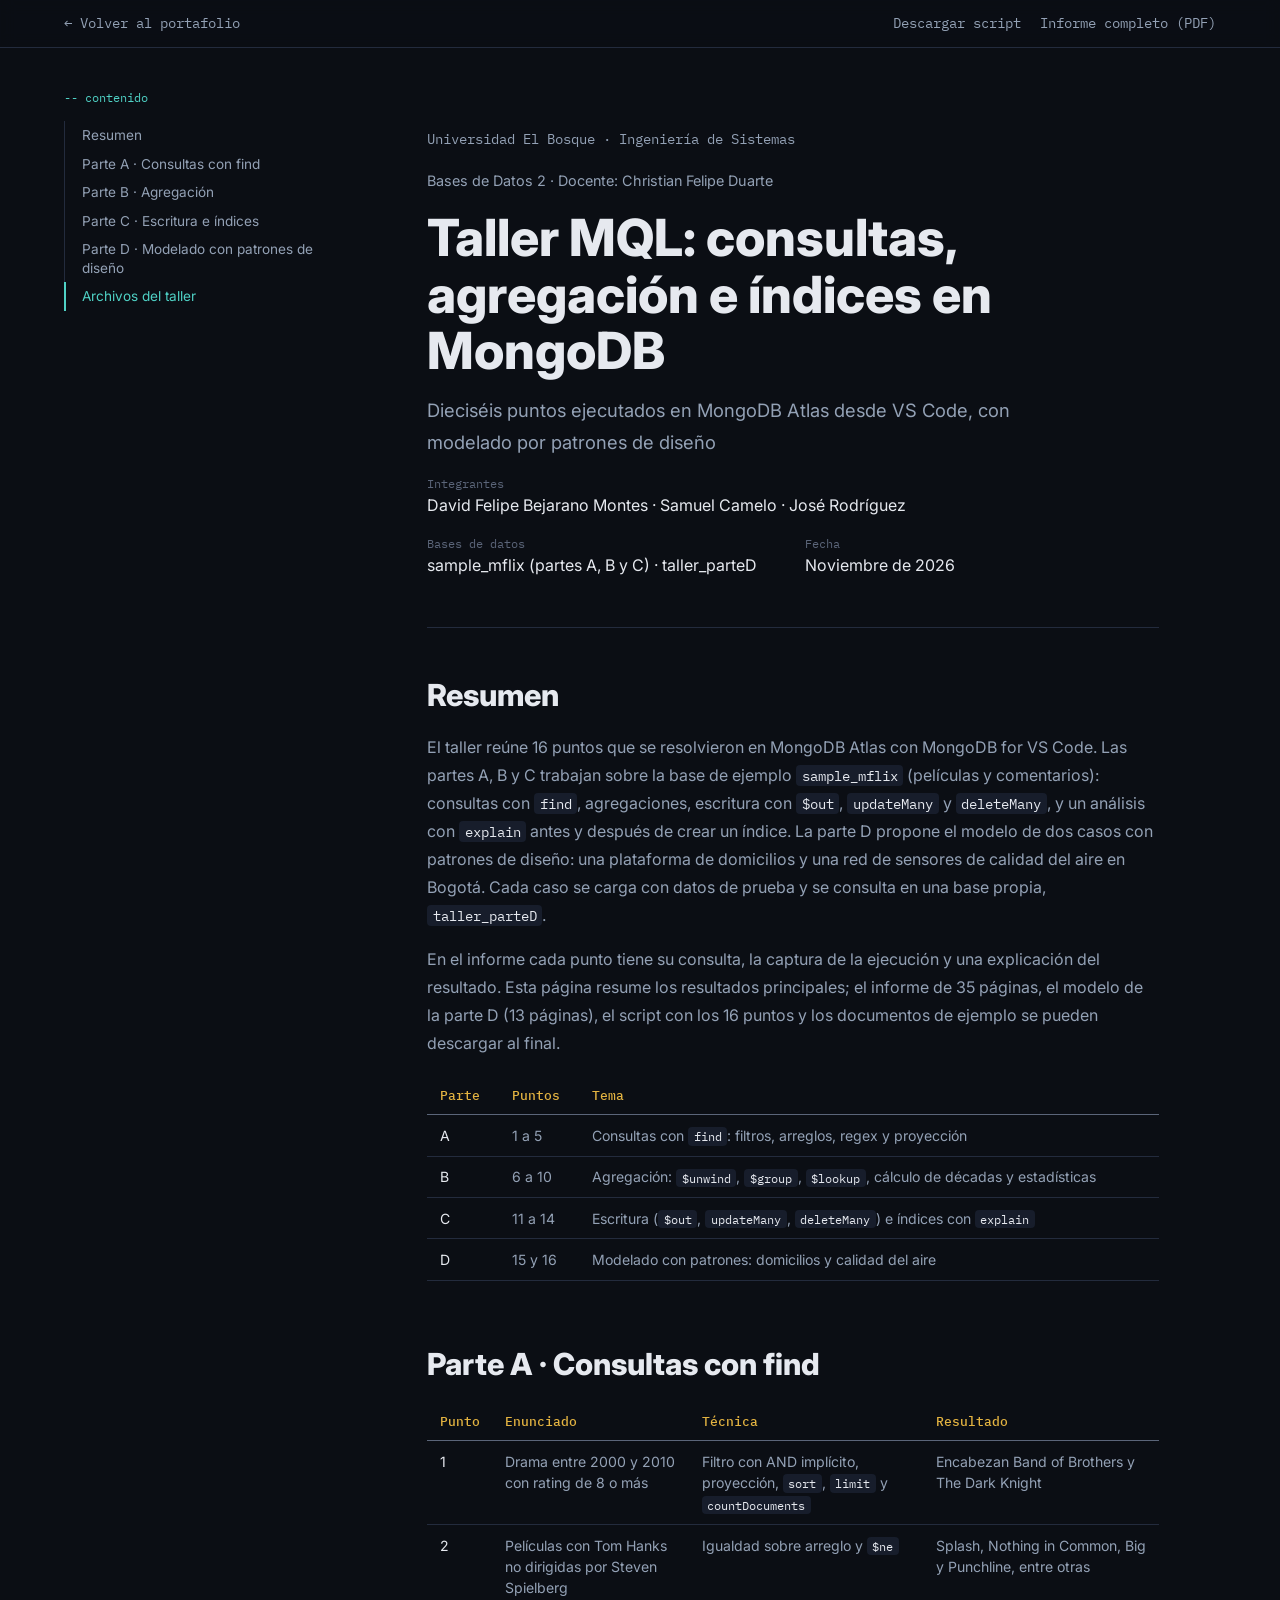
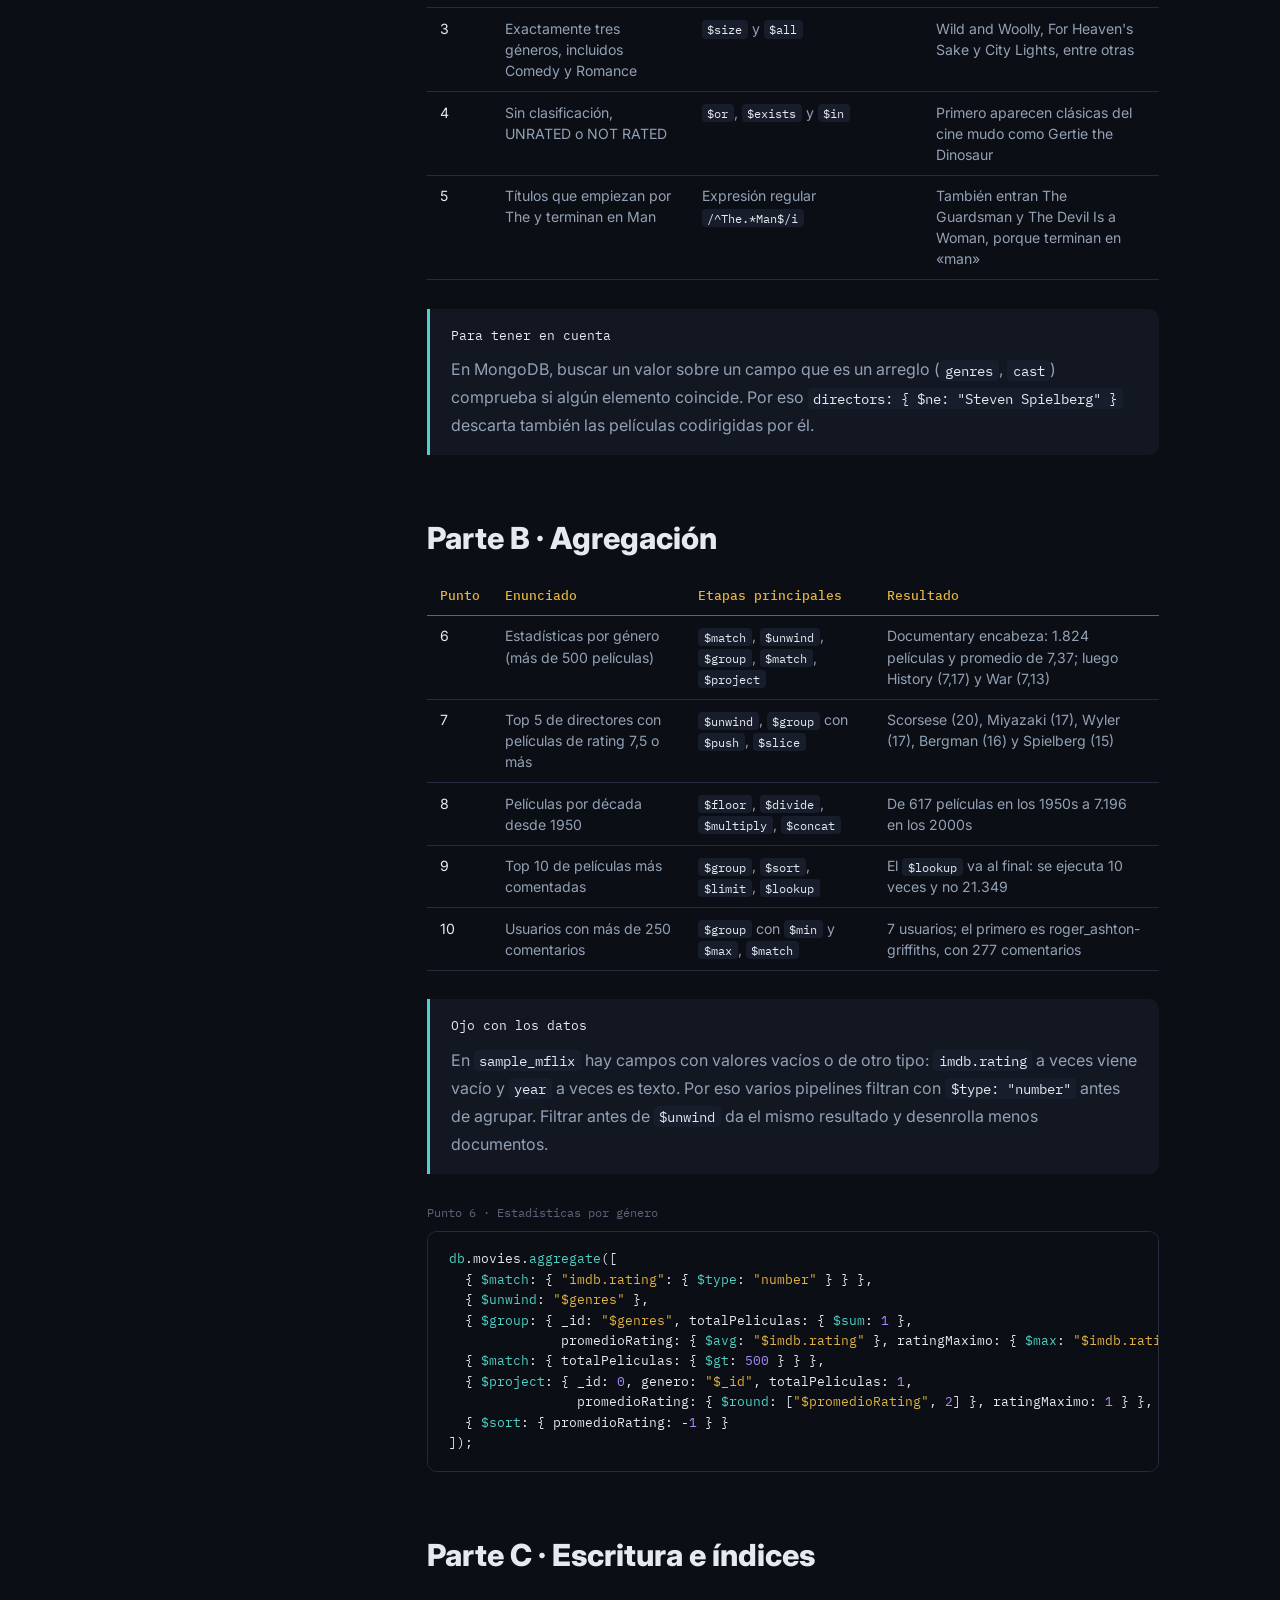
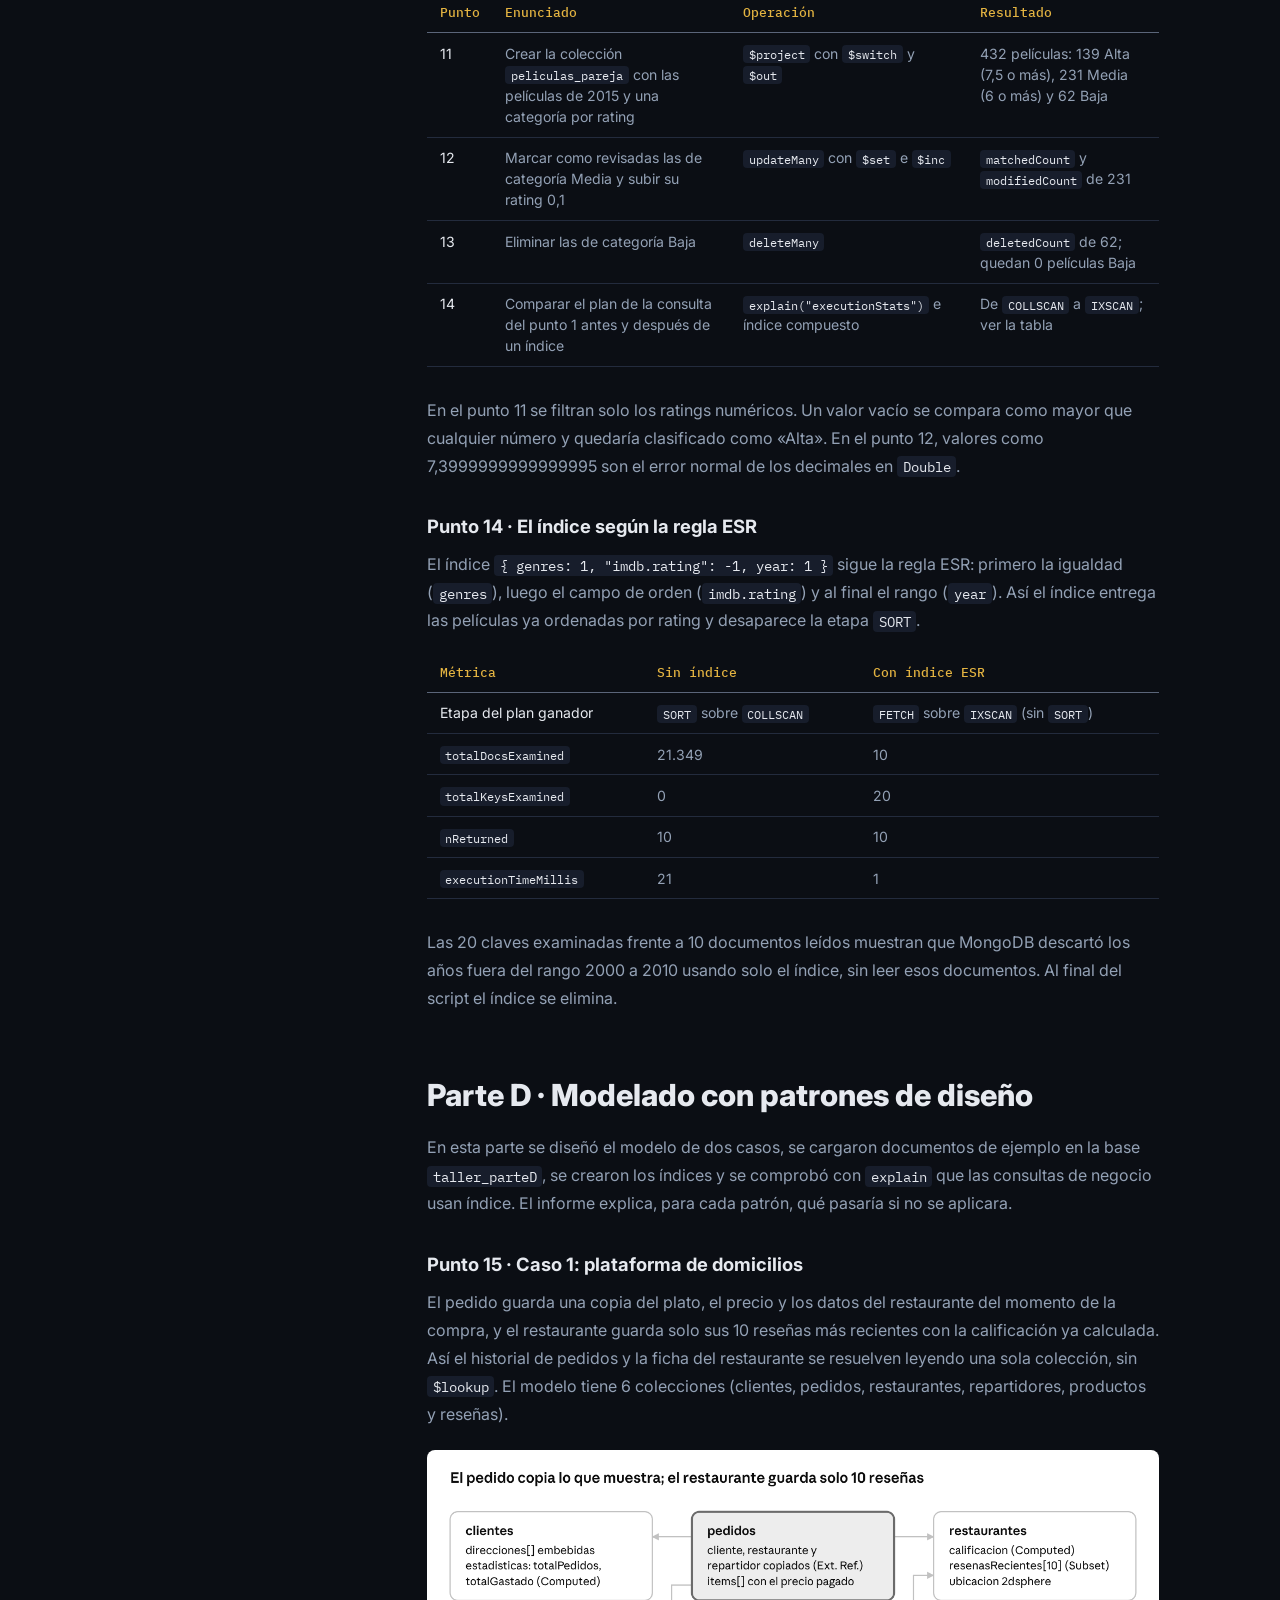
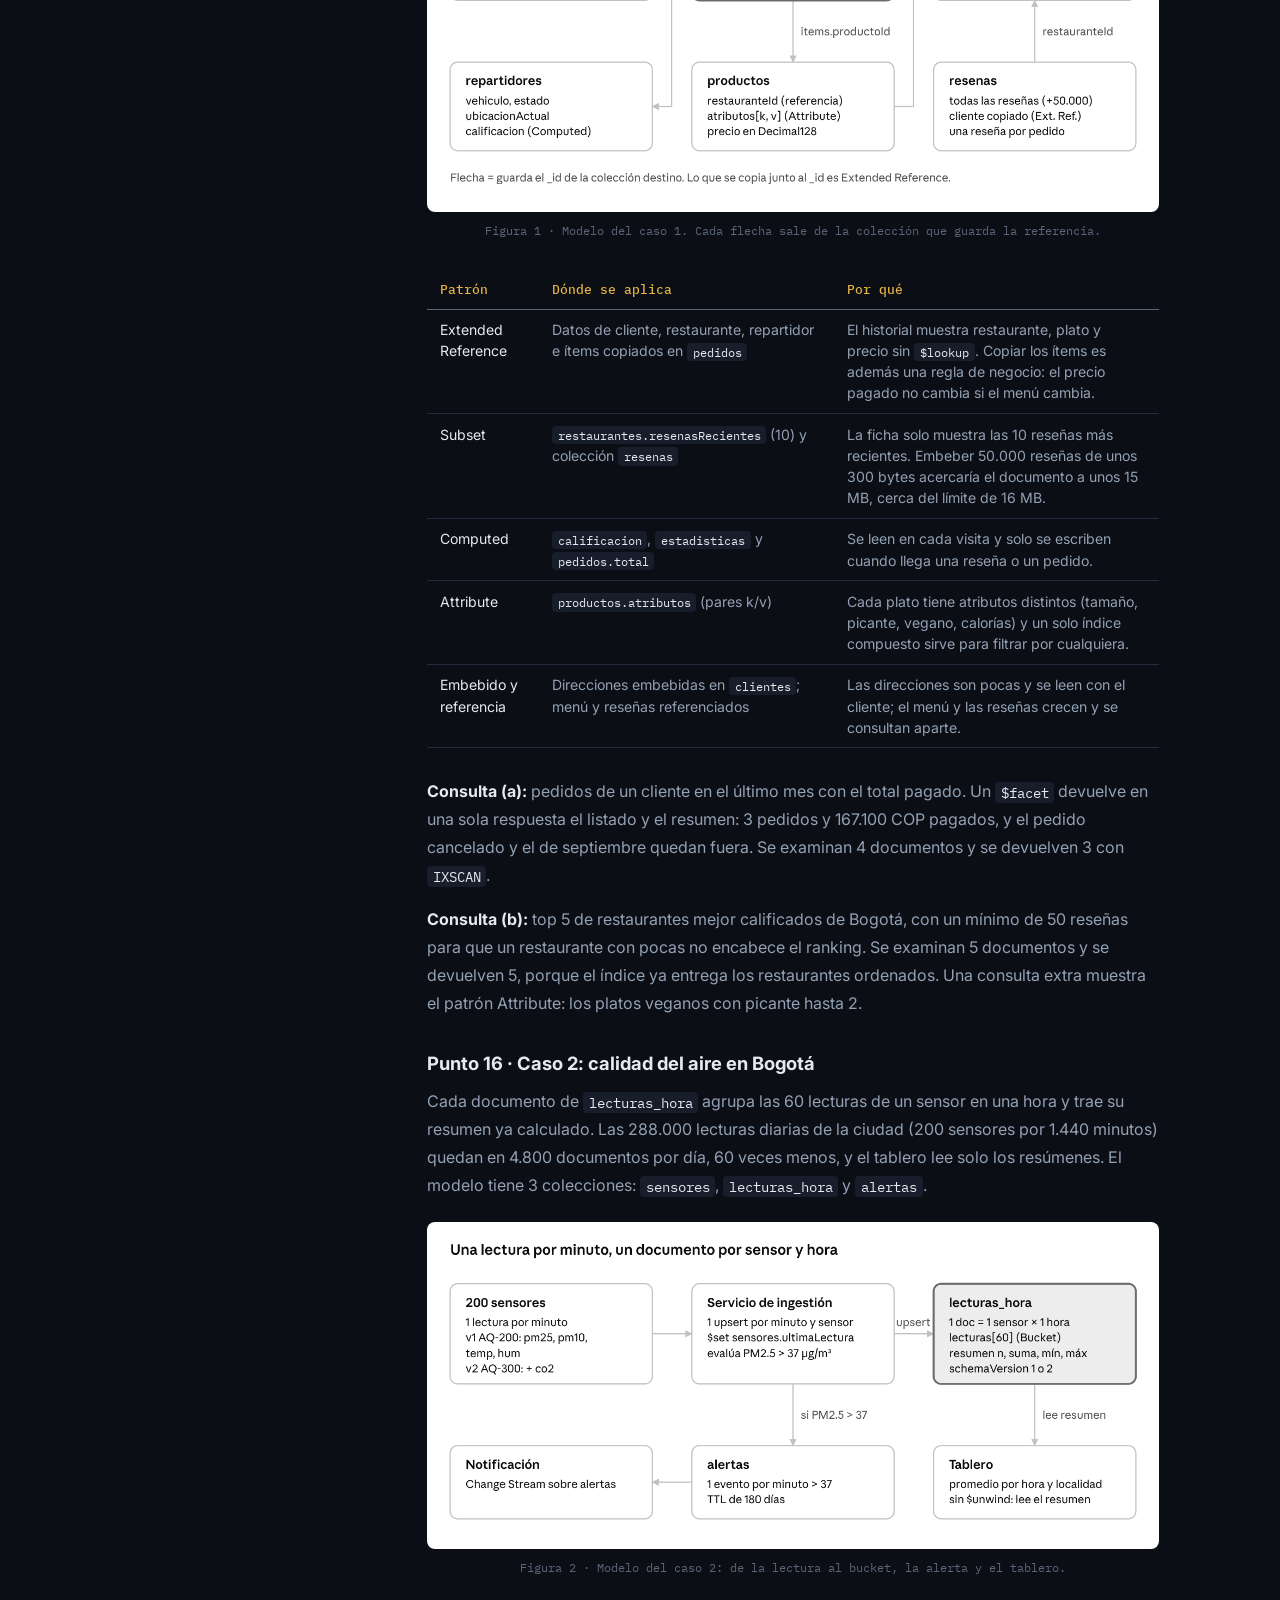
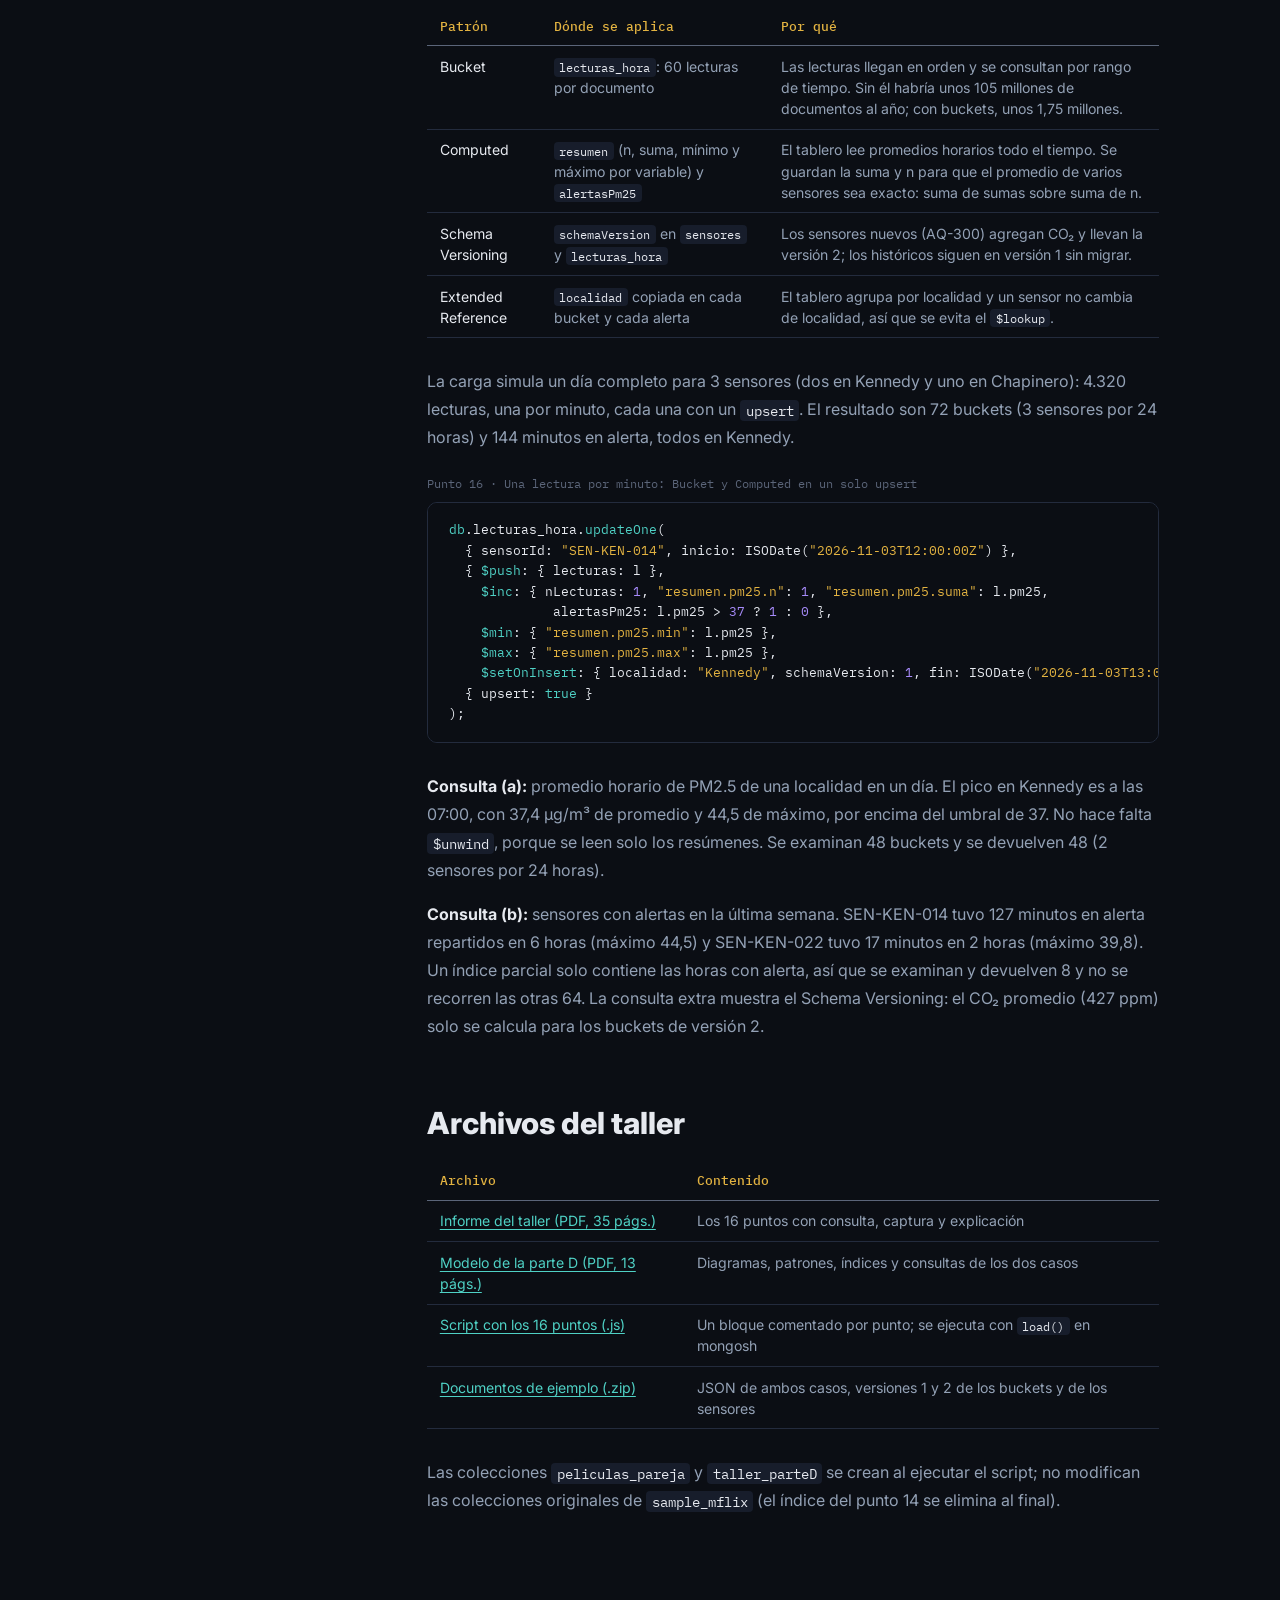
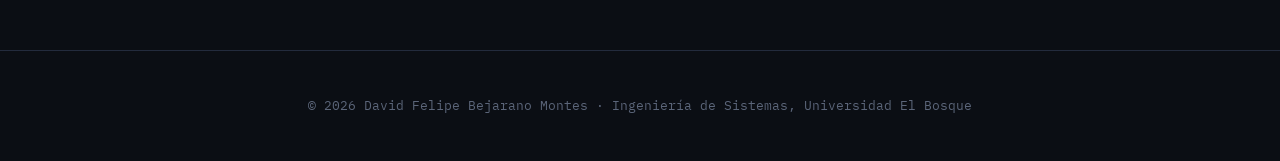
<file: taller-mql-indices.html>
<!DOCTYPE html>
<html lang="es">
<head>
<meta charset="UTF-8" />
<meta name="viewport" content="width=device-width, initial-scale=1.0" />
<title>Taller MQL: consultas, agregación e índices | David Felipe Bejarano Montes</title>
<meta name="description" content="Taller MQL en MongoDB sobre sample_mflix: consultas, agregación, escritura, índices y modelado con patrones (16 puntos)." />
<link rel="icon" href="data:image/svg+xml,%3Csvg xmlns='http://www.w3.org/2000/svg' viewBox='0 0 64 64'%3E%3Crect width='64' height='64' rx='12' fill='%230b0e14'/%3E%3Ctext x='32' y='42' font-family='monospace' font-size='28' font-weight='700' fill='%234fd1c5' text-anchor='middle'%3E%26gt;_%3C/text%3E%3C/svg%3E">
<link rel="preconnect" href="https://fonts.googleapis.com">
<link rel="preconnect" href="https://fonts.gstatic.com" crossorigin>
<link href="https://fonts.googleapis.com/css2?family=IBM+Plex+Mono:wght@400;500;600;700&family=Inter:wght@400;500;600;700;800&display=swap" rel="stylesheet">
<link rel="stylesheet" href="style.css" />
<link rel="stylesheet" href="investigacion.css" />
</head>
<body class="inv-body">
  <header class="inv-top no-print">
    <div class="inv-top__inner">
      <a href="index.html#mod-nosql">&larr; Volver al portafolio</a>
      <span class="inv-top__actions">
        <a href="evidencias/nosql/taller-mql-puntos-1-a-16.js" download>Descargar script</a>
        <a href="evidencias/nosql/taller-mql-informe.pdf" target="_blank" rel="noopener">Informe completo (PDF)</a>
      </span>
    </div>
  </header>

  <div class="inv-layout">
    <aside class="toc-side" aria-label="Índice">
      <p>-- contenido</p>
      <ol id="tocList"></ol>
    </aside>
    <main class="doc">

<header class="cover" id="portada">
  <p class="cover__inst">Universidad El Bosque · Ingeniería de Sistemas</p>
  <p class="cover__course">Bases de Datos 2 · Docente: Christian Felipe Duarte</p>
  <h1 class="cover__title">Taller MQL: consultas, agregación e índices en MongoDB</h1>
  <p class="cover__subtitle">Dieciséis puntos ejecutados en MongoDB Atlas desde VS Code, con modelado por patrones de diseño</p>
  <dl class="cover__meta">
    <div><dt>Integrantes</dt><dd>David Felipe Bejarano Montes · Samuel Camelo · José Rodríguez</dd></div>
    <div><dt>Bases de datos</dt><dd>sample_mflix (partes A, B y C) · taller_parteD</dd></div>
    <div><dt>Fecha</dt><dd>Noviembre de 2026</dd></div>
  </dl>
</header>

<nav class="toc-inline" id="tocInline" aria-label="Contenido"></nav>

<section id="resumen">
  <h2>Resumen</h2>
  <p>
    El taller reúne 16 puntos que se resolvieron en MongoDB Atlas con MongoDB for VS Code. Las partes A, B y C trabajan sobre la base de
    ejemplo <code>sample_mflix</code> (películas y comentarios): consultas con <code>find</code>, agregaciones, escritura con
    <code>$out</code>, <code>updateMany</code> y <code>deleteMany</code>, y un análisis con <code>explain</code> antes y después de crear un índice.
    La parte D propone el modelo de dos casos con patrones de diseño: una plataforma de domicilios y una red de sensores de calidad del aire en Bogotá. Cada
    caso se carga con datos de prueba y se consulta en una base propia, <code>taller_parteD</code>.
  </p>
  <p>
    En el informe cada punto tiene su consulta, la captura de la ejecución y una explicación del resultado. Esta página resume los resultados principales; el
    informe de 35 páginas, el modelo de la parte D (13 páginas), el script con los 16 puntos y los documentos de ejemplo se pueden descargar al final.
  </p>
  <table class="tbl">
    <thead><tr><th>Parte</th><th>Puntos</th><th>Tema</th></tr></thead>
    <tbody>
      <tr><td>A</td><td>1 a 5</td><td>Consultas con <code>find</code>: filtros, arreglos, regex y proyección</td></tr>
      <tr><td>B</td><td>6 a 10</td><td>Agregación: <code>$unwind</code>, <code>$group</code>, <code>$lookup</code>, cálculo de décadas y estadísticas</td></tr>
      <tr><td>C</td><td>11 a 14</td><td>Escritura (<code>$out</code>, <code>updateMany</code>, <code>deleteMany</code>) e índices con <code>explain</code></td></tr>
      <tr><td>D</td><td>15 y 16</td><td>Modelado con patrones: domicilios y calidad del aire</td></tr>
    </tbody>
  </table>
</section>

<section id="parte-a">
  <h2>Parte A · Consultas con find</h2>
  <table class="tbl">
    <thead><tr><th>Punto</th><th>Enunciado</th><th>Técnica</th><th>Resultado</th></tr></thead>
    <tbody>
      <tr><td>1</td><td>Drama entre 2000 y 2010 con rating de 8 o más</td><td>Filtro con AND implícito, proyección, <code>sort</code>, <code>limit</code> y <code>countDocuments</code></td><td>Encabezan Band of Brothers y The Dark Knight</td></tr>
      <tr><td>2</td><td>Películas con Tom Hanks no dirigidas por Steven Spielberg</td><td>Igualdad sobre arreglo y <code>$ne</code></td><td>Splash, Nothing in Common, Big y Punchline, entre otras</td></tr>
      <tr><td>3</td><td>Exactamente tres géneros, incluidos Comedy y Romance</td><td><code>$size</code> y <code>$all</code></td><td>Wild and Woolly, For Heaven's Sake y City Lights, entre otras</td></tr>
      <tr><td>4</td><td>Sin clasificación, UNRATED o NOT RATED</td><td><code>$or</code>, <code>$exists</code> y <code>$in</code></td><td>Primero aparecen clásicas del cine mudo como Gertie the Dinosaur</td></tr>
      <tr><td>5</td><td>Títulos que empiezan por The y terminan en Man</td><td>Expresión regular <code>/^The.*Man$/i</code></td><td>También entran The Guardsman y The Devil Is a Woman, porque terminan en «man»</td></tr>
    </tbody>
  </table>
  <div class="callout callout--note">
    <p class="callout__title">Para tener en cuenta</p>
    <p>
      En MongoDB, buscar un valor sobre un campo que es un arreglo (<code>genres</code>, <code>cast</code>) comprueba si algún elemento coincide. Por eso
      <code>directors: { $ne: "Steven Spielberg" }</code> descarta también las películas codirigidas por él.
    </p>
  </div>
</section>

<section id="parte-b">
  <h2>Parte B · Agregación</h2>
  <table class="tbl">
    <thead><tr><th>Punto</th><th>Enunciado</th><th>Etapas principales</th><th>Resultado</th></tr></thead>
    <tbody>
      <tr><td>6</td><td>Estadísticas por género (más de 500 películas)</td><td><code>$match</code>, <code>$unwind</code>, <code>$group</code>, <code>$match</code>, <code>$project</code></td><td>Documentary encabeza: 1.824 películas y promedio de 7,37; luego History (7,17) y War (7,13)</td></tr>
      <tr><td>7</td><td>Top 5 de directores con películas de rating 7,5 o más</td><td><code>$unwind</code>, <code>$group</code> con <code>$push</code>, <code>$slice</code></td><td>Scorsese (20), Miyazaki (17), Wyler (17), Bergman (16) y Spielberg (15)</td></tr>
      <tr><td>8</td><td>Películas por década desde 1950</td><td><code>$floor</code>, <code>$divide</code>, <code>$multiply</code>, <code>$concat</code></td><td>De 617 películas en los 1950s a 7.196 en los 2000s</td></tr>
      <tr><td>9</td><td>Top 10 de películas más comentadas</td><td><code>$group</code>, <code>$sort</code>, <code>$limit</code>, <code>$lookup</code></td><td>El <code>$lookup</code> va al final: se ejecuta 10 veces y no 21.349</td></tr>
      <tr><td>10</td><td>Usuarios con más de 250 comentarios</td><td><code>$group</code> con <code>$min</code> y <code>$max</code>, <code>$match</code></td><td>7 usuarios; el primero es roger_ashton-griffiths, con 277 comentarios</td></tr>
    </tbody>
  </table>
  <div class="callout callout--note">
    <p class="callout__title">Ojo con los datos</p>
    <p>
      En <code>sample_mflix</code> hay campos con valores vacíos o de otro tipo: <code>imdb.rating</code> a veces viene vacío y <code>year</code> a veces es texto.
      Por eso varios pipelines filtran con <code>$type: "number"</code> antes de agrupar. Filtrar antes de <code>$unwind</code> da el mismo resultado y desenrolla menos documentos.
    </p>
  </div>
  <figure class="code">
    <figcaption>Punto 6 · Estadísticas por género</figcaption>
<pre><code data-mql>db.movies.aggregate([
  { $match: { "imdb.rating": { $type: "number" } } },
  { $unwind: "$genres" },
  { $group: { _id: "$genres", totalPeliculas: { $sum: 1 },
              promedioRating: { $avg: "$imdb.rating" }, ratingMaximo: { $max: "$imdb.rating" } } },
  { $match: { totalPeliculas: { $gt: 500 } } },
  { $project: { _id: 0, genero: "$_id", totalPeliculas: 1,
                promedioRating: { $round: ["$promedioRating", 2] }, ratingMaximo: 1 } },
  { $sort: { promedioRating: -1 } }
]);</code></pre>
  </figure>
</section>

<section id="parte-c">
  <h2>Parte C · Escritura e índices</h2>
  <table class="tbl">
    <thead><tr><th>Punto</th><th>Enunciado</th><th>Operación</th><th>Resultado</th></tr></thead>
    <tbody>
      <tr><td>11</td><td>Crear la colección <code>peliculas_pareja</code> con las películas de 2015 y una categoría por rating</td><td><code>$project</code> con <code>$switch</code> y <code>$out</code></td><td>432 películas: 139 Alta (7,5 o más), 231 Media (6 o más) y 62 Baja</td></tr>
      <tr><td>12</td><td>Marcar como revisadas las de categoría Media y subir su rating 0,1</td><td><code>updateMany</code> con <code>$set</code> e <code>$inc</code></td><td><code>matchedCount</code> y <code>modifiedCount</code> de 231</td></tr>
      <tr><td>13</td><td>Eliminar las de categoría Baja</td><td><code>deleteMany</code></td><td><code>deletedCount</code> de 62; quedan 0 películas Baja</td></tr>
      <tr><td>14</td><td>Comparar el plan de la consulta del punto 1 antes y después de un índice</td><td><code>explain("executionStats")</code> e índice compuesto</td><td>De <code>COLLSCAN</code> a <code>IXSCAN</code>; ver la tabla</td></tr>
    </tbody>
  </table>
  <p>
    En el punto 11 se filtran solo los ratings numéricos. Un valor vacío se compara como mayor que cualquier número y quedaría
    clasificado como «Alta». En el punto 12, valores como 7,3999999999999995 son el error normal de los decimales en <code>Double</code>.
  </p>
  <h3>Punto 14 · El índice según la regla ESR</h3>
  <p>
    El índice <code>{ genres: 1, "imdb.rating": -1, year: 1 }</code> sigue la regla ESR: primero la igualdad (<code>genres</code>), luego el campo de orden
    (<code>imdb.rating</code>) y al final el rango (<code>year</code>). Así el índice entrega las películas ya ordenadas por rating y desaparece la etapa <code>SORT</code>.
  </p>
  <table class="tbl">
    <thead><tr><th>Métrica</th><th>Sin índice</th><th>Con índice ESR</th></tr></thead>
    <tbody>
      <tr><td>Etapa del plan ganador</td><td><code>SORT</code> sobre <code>COLLSCAN</code></td><td><code>FETCH</code> sobre <code>IXSCAN</code> (sin <code>SORT</code>)</td></tr>
      <tr><td><code>totalDocsExamined</code></td><td>21.349</td><td>10</td></tr>
      <tr><td><code>totalKeysExamined</code></td><td>0</td><td>20</td></tr>
      <tr><td><code>nReturned</code></td><td>10</td><td>10</td></tr>
      <tr><td><code>executionTimeMillis</code></td><td>21</td><td>1</td></tr>
    </tbody>
  </table>
  <p>
    Las 20 claves examinadas frente a 10 documentos leídos muestran que MongoDB descartó los años fuera del rango 2000 a 2010 usando solo el índice, sin leer esos documentos.
    Al final del script el índice se elimina.
  </p>
</section>

<section id="parte-d">
  <h2>Parte D · Modelado con patrones de diseño</h2>
  <p>
    En esta parte se diseñó el modelo de dos casos, se cargaron documentos de ejemplo en la base <code>taller_parteD</code>, se crearon los índices y se
    comprobó con <code>explain</code> que las consultas de negocio usan índice. El informe explica, para cada patrón, qué pasaría si no se aplicara.
  </p>

  <h3>Punto 15 · Caso 1: plataforma de domicilios</h3>
  <p>
    El pedido guarda una copia del plato, el precio y los datos del restaurante del momento de la compra, y el restaurante guarda solo sus 10 reseñas más recientes con
    la calificación ya calculada. Así el historial de pedidos y la ficha del restaurante se resuelven leyendo una sola colección, sin <code>$lookup</code>. El modelo tiene 6
    colecciones (clientes, pedidos, restaurantes, repartidores, productos y reseñas).
  </p>
  <figure class="diagram diagram--light">
    <img src="evidencias/nosql/parteD-caso1-modelo.png" alt="Modelo del caso de domicilios: seis colecciones con sus referencias y copias" loading="lazy" width="1344" height="664" />
    <figcaption>Figura 1 · Modelo del caso 1. Cada flecha sale de la colección que guarda la referencia.</figcaption>
  </figure>
  <table class="tbl">
    <thead><tr><th>Patrón</th><th>Dónde se aplica</th><th>Por qué</th></tr></thead>
    <tbody>
      <tr><td>Extended Reference</td><td>Datos de cliente, restaurante, repartidor e ítems copiados en <code>pedidos</code></td><td>El historial muestra restaurante, plato y precio sin <code>$lookup</code>. Copiar los ítems es además una regla de negocio: el precio pagado no cambia si el menú cambia.</td></tr>
      <tr><td>Subset</td><td><code>restaurantes.resenasRecientes</code> (10) y colección <code>resenas</code></td><td>La ficha solo muestra las 10 reseñas más recientes. Embeber 50.000 reseñas de unos 300 bytes acercaría el documento a unos 15 MB, cerca del límite de 16 MB.</td></tr>
      <tr><td>Computed</td><td><code>calificacion</code>, <code>estadisticas</code> y <code>pedidos.total</code></td><td>Se leen en cada visita y solo se escriben cuando llega una reseña o un pedido.</td></tr>
      <tr><td>Attribute</td><td><code>productos.atributos</code> (pares k/v)</td><td>Cada plato tiene atributos distintos (tamaño, picante, vegano, calorías) y un solo índice compuesto sirve para filtrar por cualquiera.</td></tr>
      <tr><td>Embebido y referencia</td><td>Direcciones embebidas en <code>clientes</code>; menú y reseñas referenciados</td><td>Las direcciones son pocas y se leen con el cliente; el menú y las reseñas crecen y se consultan aparte.</td></tr>
    </tbody>
  </table>
  <p>
    <strong>Consulta (a):</strong> pedidos de un cliente en el último mes con el total pagado. Un <code>$facet</code> devuelve en una sola respuesta el listado y el resumen:
    3 pedidos y 167.100 COP pagados, y el pedido cancelado y el de septiembre quedan fuera. Se examinan 4 documentos y se devuelven 3 con <code>IXSCAN</code>.
  </p>
  <p>
    <strong>Consulta (b):</strong> top 5 de restaurantes mejor calificados de Bogotá, con un mínimo de 50 reseñas para que un restaurante con pocas no encabece el ranking. Se examinan
    5 documentos y se devuelven 5, porque el índice ya entrega los restaurantes ordenados. Una consulta extra muestra el patrón Attribute: los platos veganos con picante hasta 2.
  </p>

  <h3>Punto 16 · Caso 2: calidad del aire en Bogotá</h3>
  <p>
    Cada documento de <code>lecturas_hora</code> agrupa las 60 lecturas de un sensor en una hora y trae su resumen ya calculado. Las 288.000 lecturas diarias
    de la ciudad (200 sensores por 1.440 minutos) quedan en 4.800 documentos por día, 60 veces menos, y el tablero lee solo los resúmenes. El modelo tiene 3 colecciones:
    <code>sensores</code>, <code>lecturas_hora</code> y <code>alertas</code>.
  </p>
  <figure class="diagram diagram--light">
    <img src="evidencias/nosql/parteD-caso2-modelo.png" alt="Modelo del caso de calidad del aire: sensores, lecturas por hora y alertas" loading="lazy" width="1344" height="600" />
    <figcaption>Figura 2 · Modelo del caso 2: de la lectura al bucket, la alerta y el tablero.</figcaption>
  </figure>
  <table class="tbl">
    <thead><tr><th>Patrón</th><th>Dónde se aplica</th><th>Por qué</th></tr></thead>
    <tbody>
      <tr><td>Bucket</td><td><code>lecturas_hora</code>: 60 lecturas por documento</td><td>Las lecturas llegan en orden y se consultan por rango de tiempo. Sin él habría unos 105 millones de documentos al año; con buckets, unos 1,75 millones.</td></tr>
      <tr><td>Computed</td><td><code>resumen</code> (n, suma, mínimo y máximo por variable) y <code>alertasPm25</code></td><td>El tablero lee promedios horarios todo el tiempo. Se guardan la suma y n para que el promedio de varios sensores sea exacto: suma de sumas sobre suma de n.</td></tr>
      <tr><td>Schema Versioning</td><td><code>schemaVersion</code> en <code>sensores</code> y <code>lecturas_hora</code></td><td>Los sensores nuevos (AQ-300) agregan CO₂ y llevan la versión 2; los históricos siguen en versión 1 sin migrar.</td></tr>
      <tr><td>Extended Reference</td><td><code>localidad</code> copiada en cada bucket y cada alerta</td><td>El tablero agrupa por localidad y un sensor no cambia de localidad, así que se evita el <code>$lookup</code>.</td></tr>
    </tbody>
  </table>
  <p>
    La carga simula un día completo para 3 sensores (dos en Kennedy y uno en Chapinero): 4.320 lecturas, una por minuto, cada una con un <code>upsert</code>.
    El resultado son 72 buckets (3 sensores por 24 horas) y 144 minutos en alerta, todos en Kennedy.
  </p>
  <figure class="code">
    <figcaption>Punto 16 · Una lectura por minuto: Bucket y Computed en un solo upsert</figcaption>
<pre><code data-mql>db.lecturas_hora.updateOne(
  { sensorId: "SEN-KEN-014", inicio: ISODate("2026-11-03T12:00:00Z") },
  { $push: { lecturas: l },
    $inc: { nLecturas: 1, "resumen.pm25.n": 1, "resumen.pm25.suma": l.pm25,
             alertasPm25: l.pm25 > 37 ? 1 : 0 },
    $min: { "resumen.pm25.min": l.pm25 },
    $max: { "resumen.pm25.max": l.pm25 },
    $setOnInsert: { localidad: "Kennedy", schemaVersion: 1, fin: ISODate("2026-11-03T13:00:00Z") } },
  { upsert: true }
);</code></pre>
  </figure>
  <p>
    <strong>Consulta (a):</strong> promedio horario de PM2.5 de una localidad en un día. El pico en Kennedy es a las 07:00, con 37,4 µg/m³ de promedio y 44,5 de máximo, por encima
    del umbral de 37. No hace falta <code>$unwind</code>, porque se leen solo los resúmenes. Se examinan 48 buckets y se devuelven 48 (2 sensores por 24 horas).
  </p>
  <p>
    <strong>Consulta (b):</strong> sensores con alertas en la última semana. SEN-KEN-014 tuvo 127 minutos en alerta repartidos en 6 horas (máximo 44,5) y SEN-KEN-022 tuvo 17 minutos en
    2 horas (máximo 39,8). Un índice parcial solo contiene las horas con alerta, así que se examinan y devuelven 8 y no se recorren las otras 64. La consulta extra muestra el Schema Versioning:
    el CO₂ promedio (427 ppm) solo se calcula para los buckets de versión 2.
  </p>
</section>

<section id="archivos">
  <h2>Archivos del taller</h2>
  <table class="tbl">
    <thead><tr><th>Archivo</th><th>Contenido</th></tr></thead>
    <tbody>
      <tr><td><a href="evidencias/nosql/taller-mql-informe.pdf" target="_blank" rel="noopener">Informe del taller (PDF, 35 págs.)</a></td><td>Los 16 puntos con consulta, captura y explicación</td></tr>
      <tr><td><a href="evidencias/nosql/taller-mql-modelo-parteD.pdf" target="_blank" rel="noopener">Modelo de la parte D (PDF, 13 págs.)</a></td><td>Diagramas, patrones, índices y consultas de los dos casos</td></tr>
      <tr><td><a href="evidencias/nosql/taller-mql-puntos-1-a-16.js" download>Script con los 16 puntos (.js)</a></td><td>Un bloque comentado por punto; se ejecuta con <code>load()</code> en mongosh</td></tr>
      <tr><td><a href="evidencias/nosql/taller-mql-anexos-parteD.zip" download>Documentos de ejemplo (.zip)</a></td><td>JSON de ambos casos, versiones 1 y 2 de los buckets y de los sensores</td></tr>
    </tbody>
  </table>
  <p>
    Las colecciones <code>peliculas_pareja</code> y <code>taller_parteD</code> se crean al ejecutar el script; no modifican las colecciones originales de <code>sample_mflix</code>
    (el índice del punto 14 se elimina al final).
  </p>
</section>
    </main>
  </div>

  <footer class="footer">
    <p>&copy; 2026 David Felipe Bejarano Montes · Ingeniería de Sistemas, Universidad El Bosque</p>
  </footer>
  <script src="investigacion.js"></script>
</body>
</html>
</file>
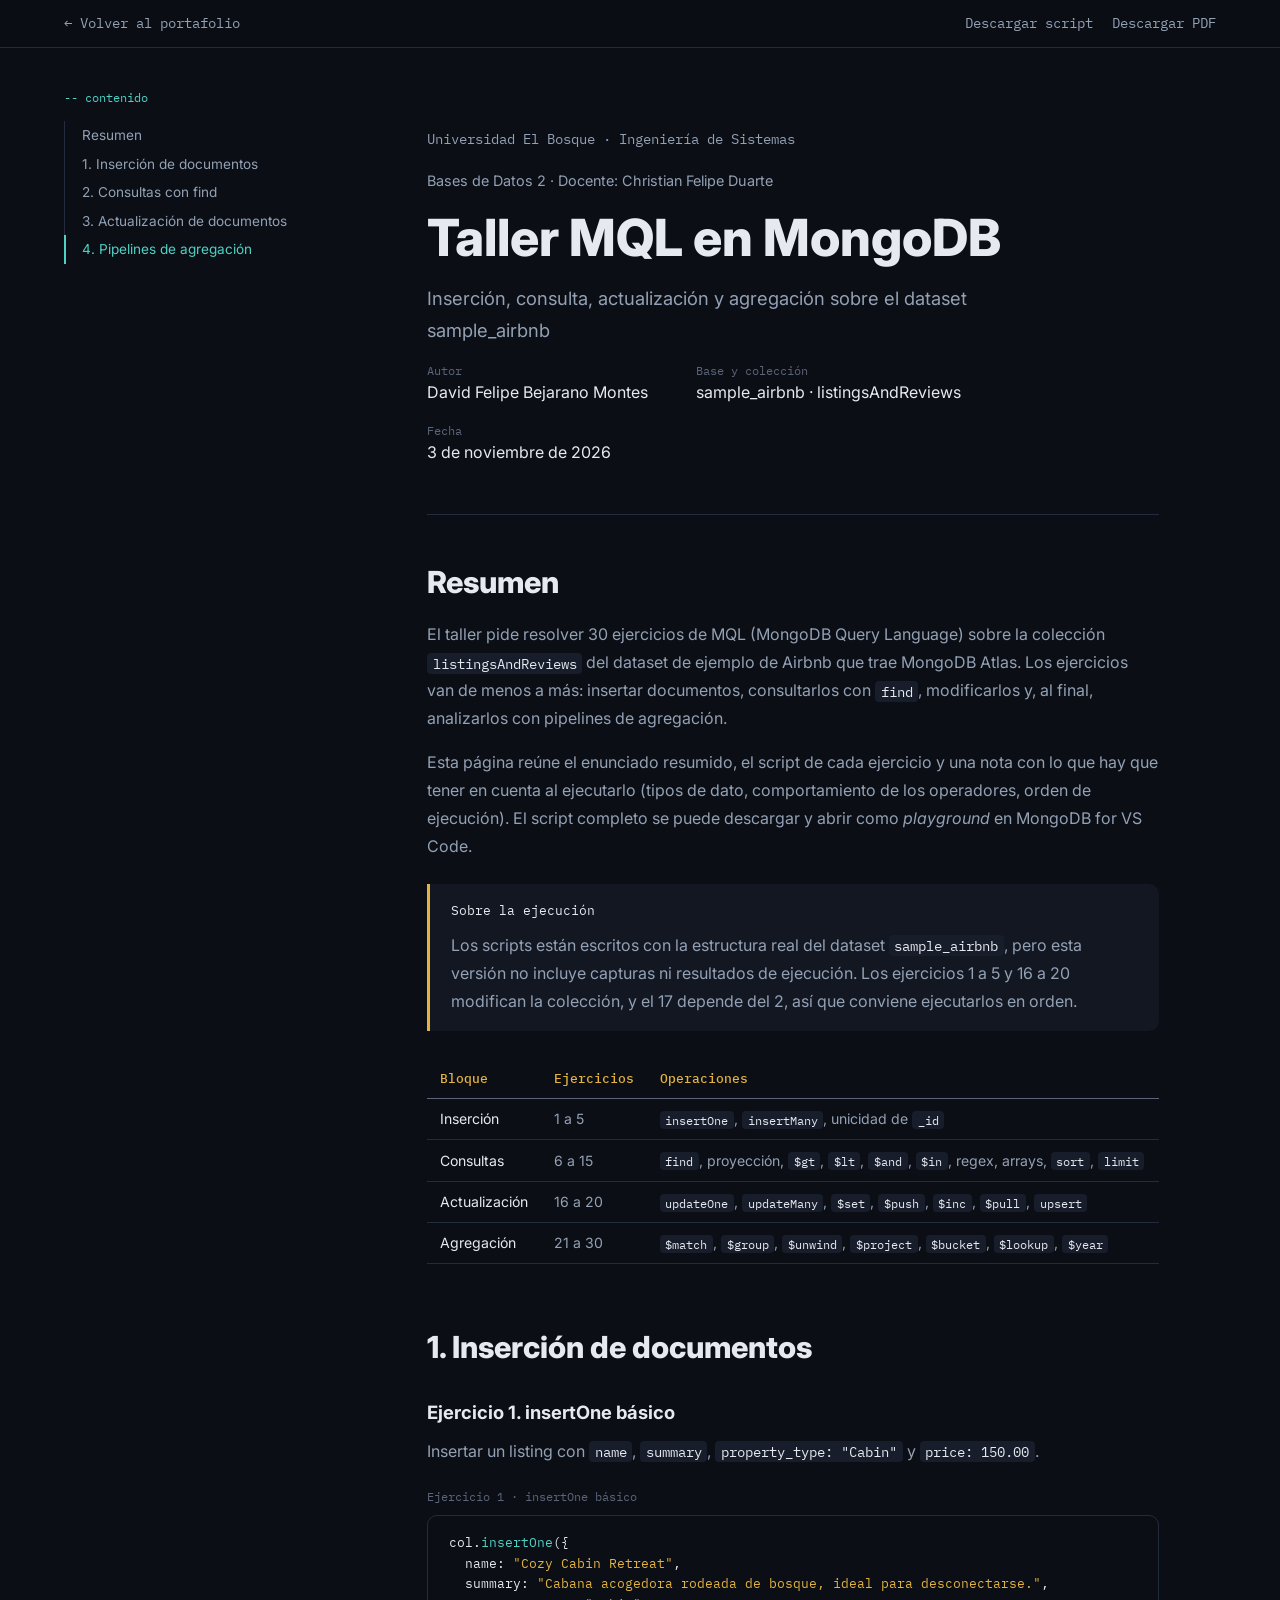
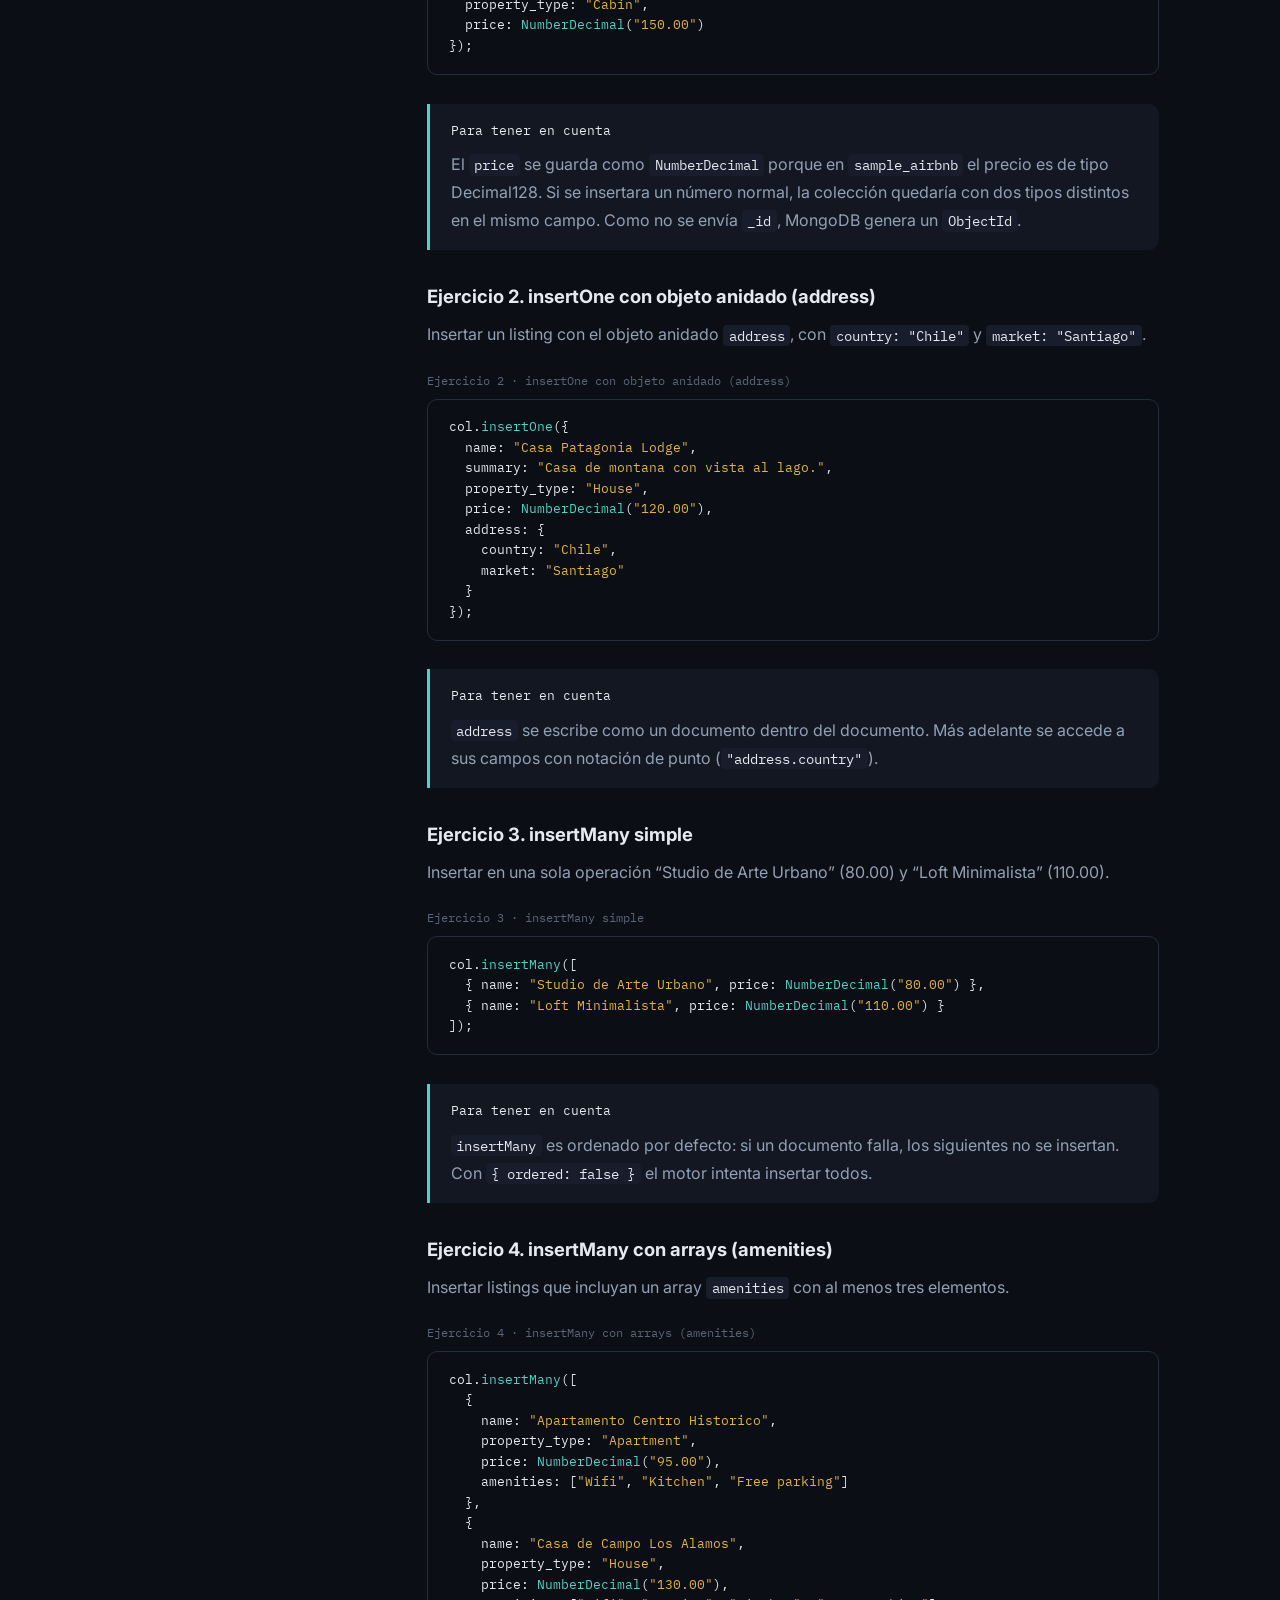
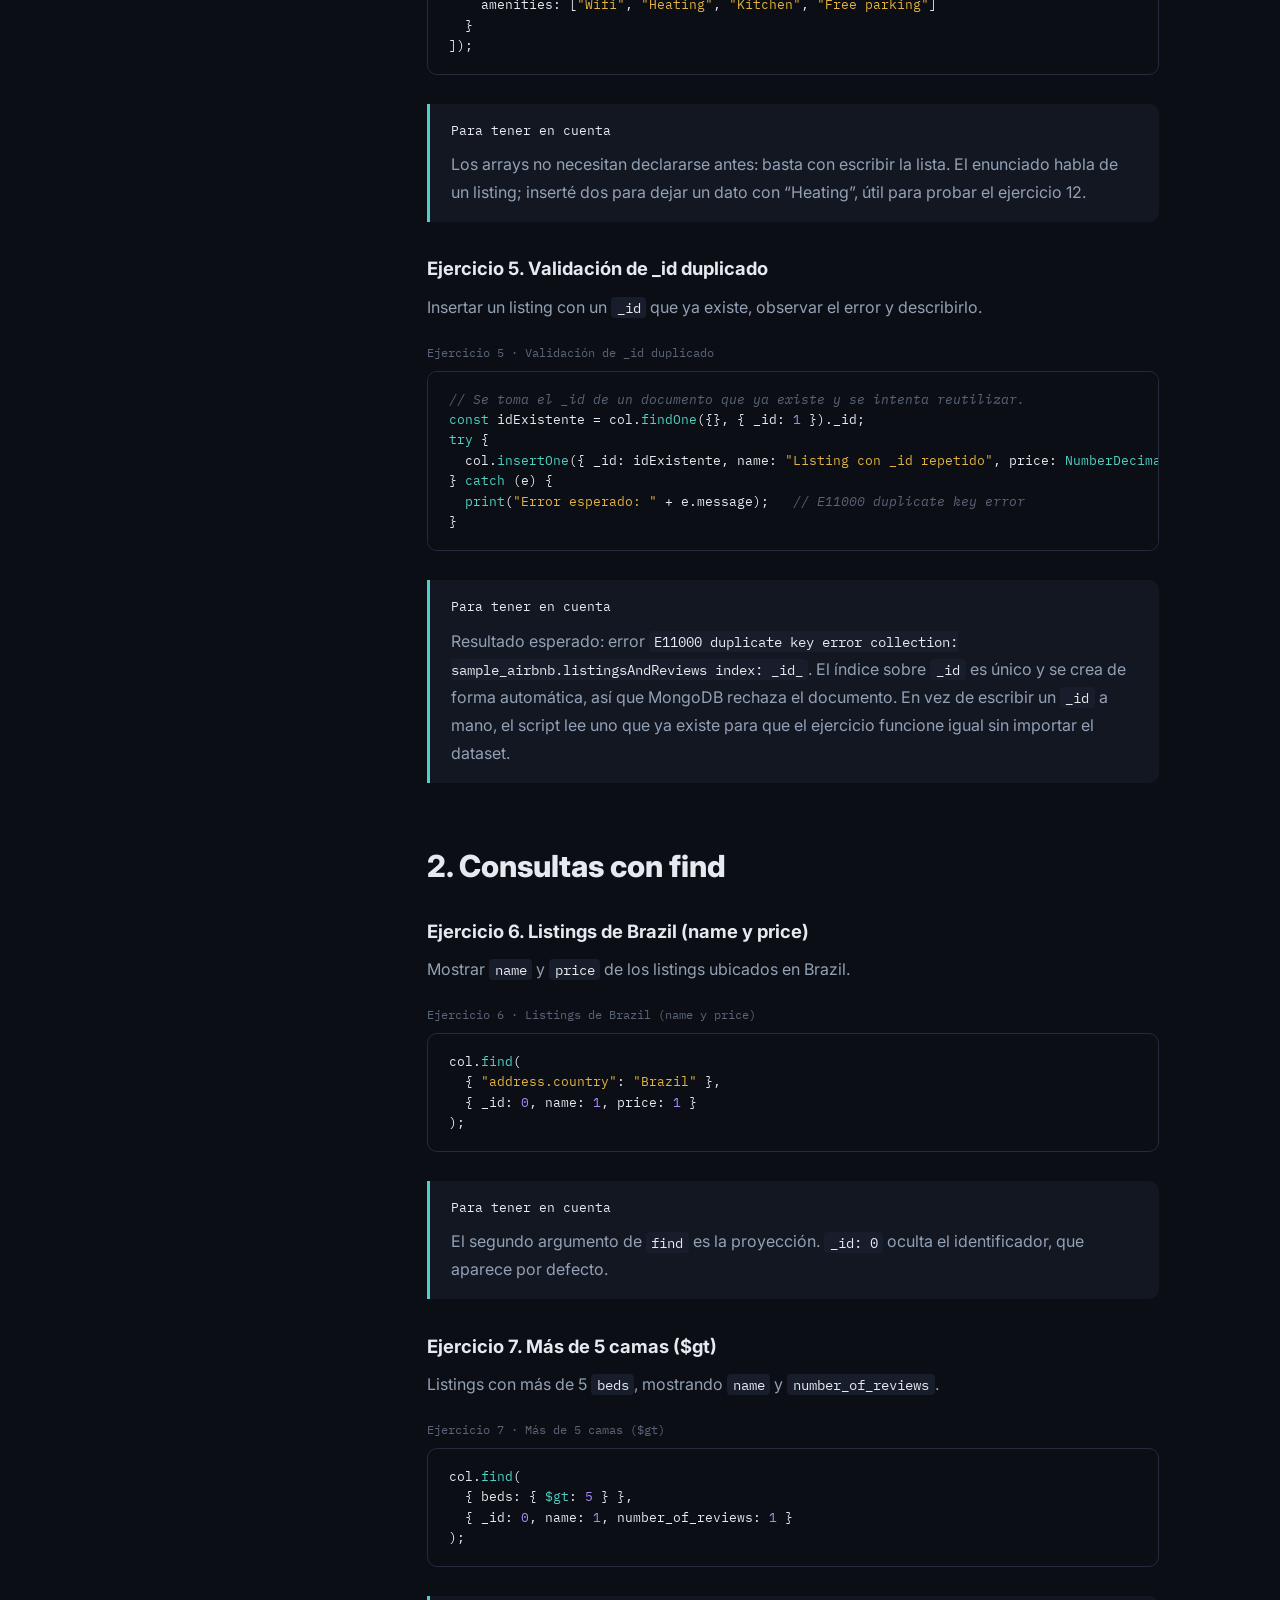
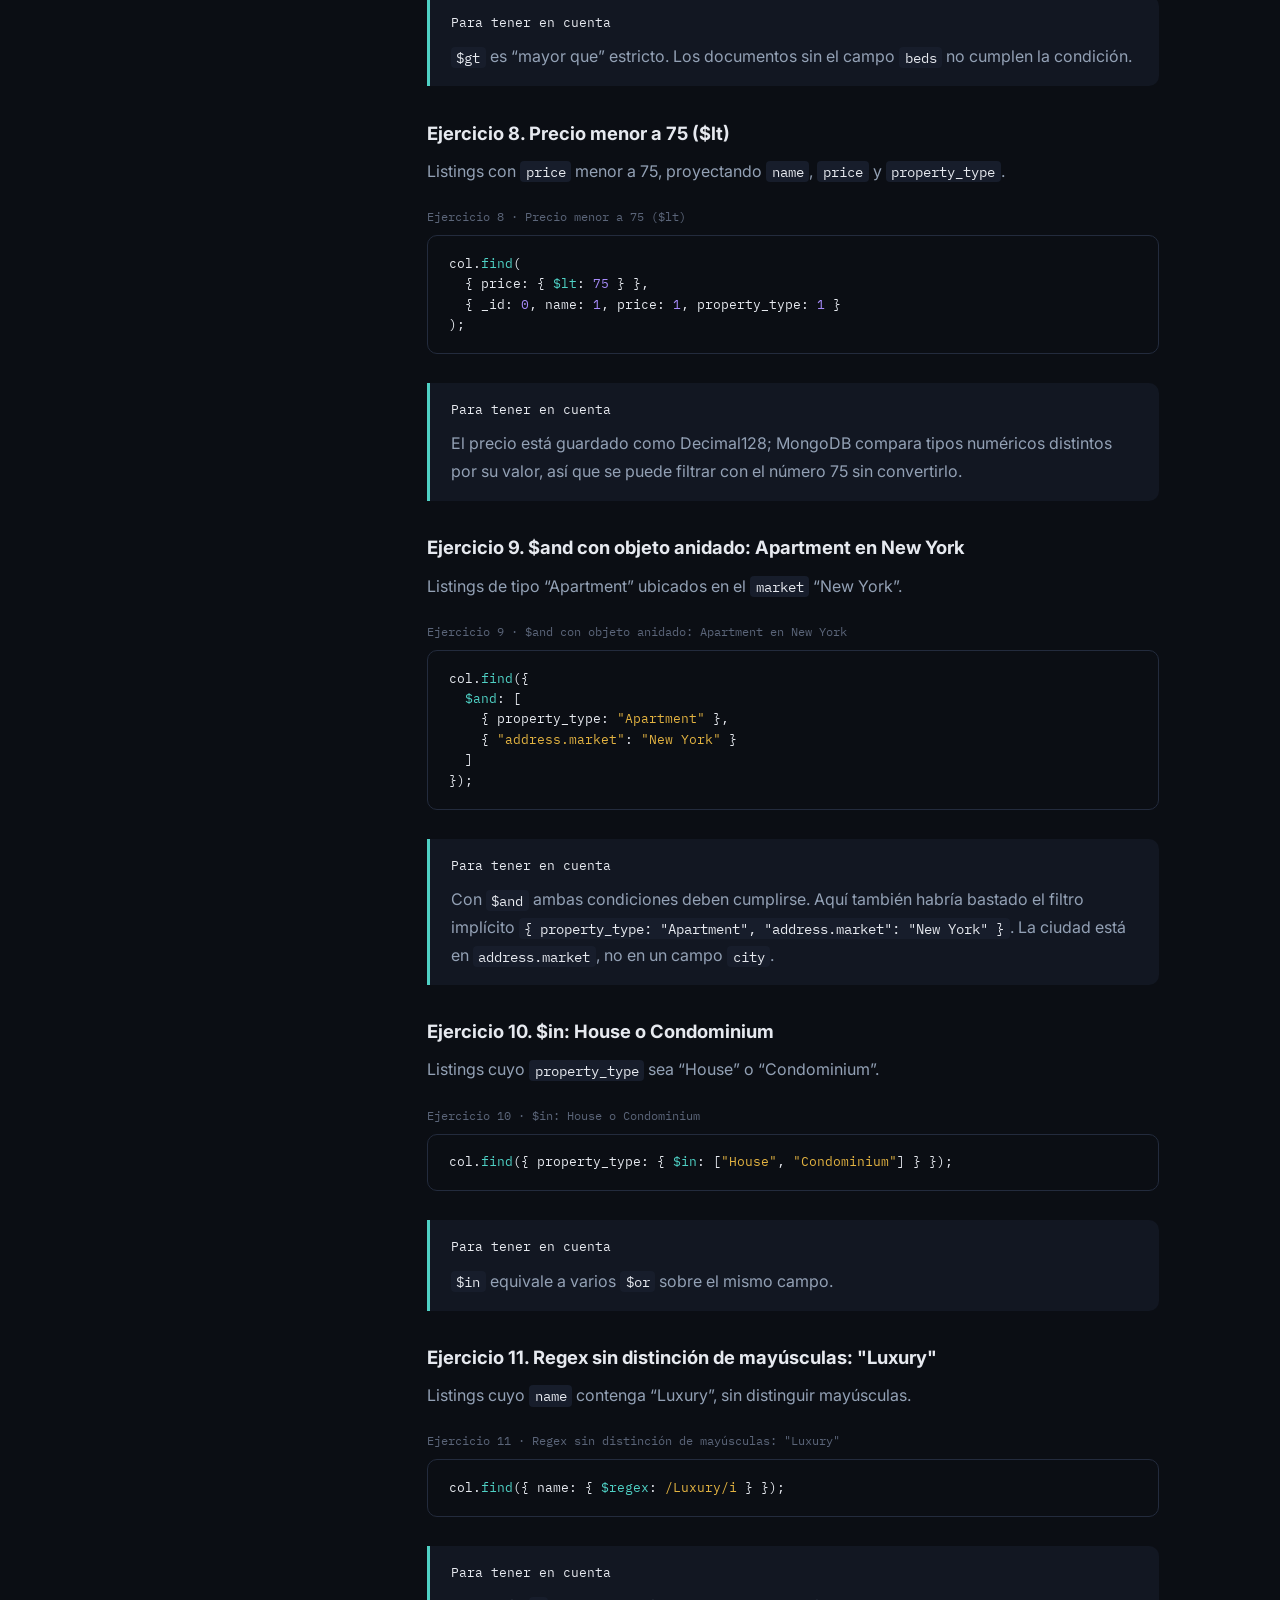
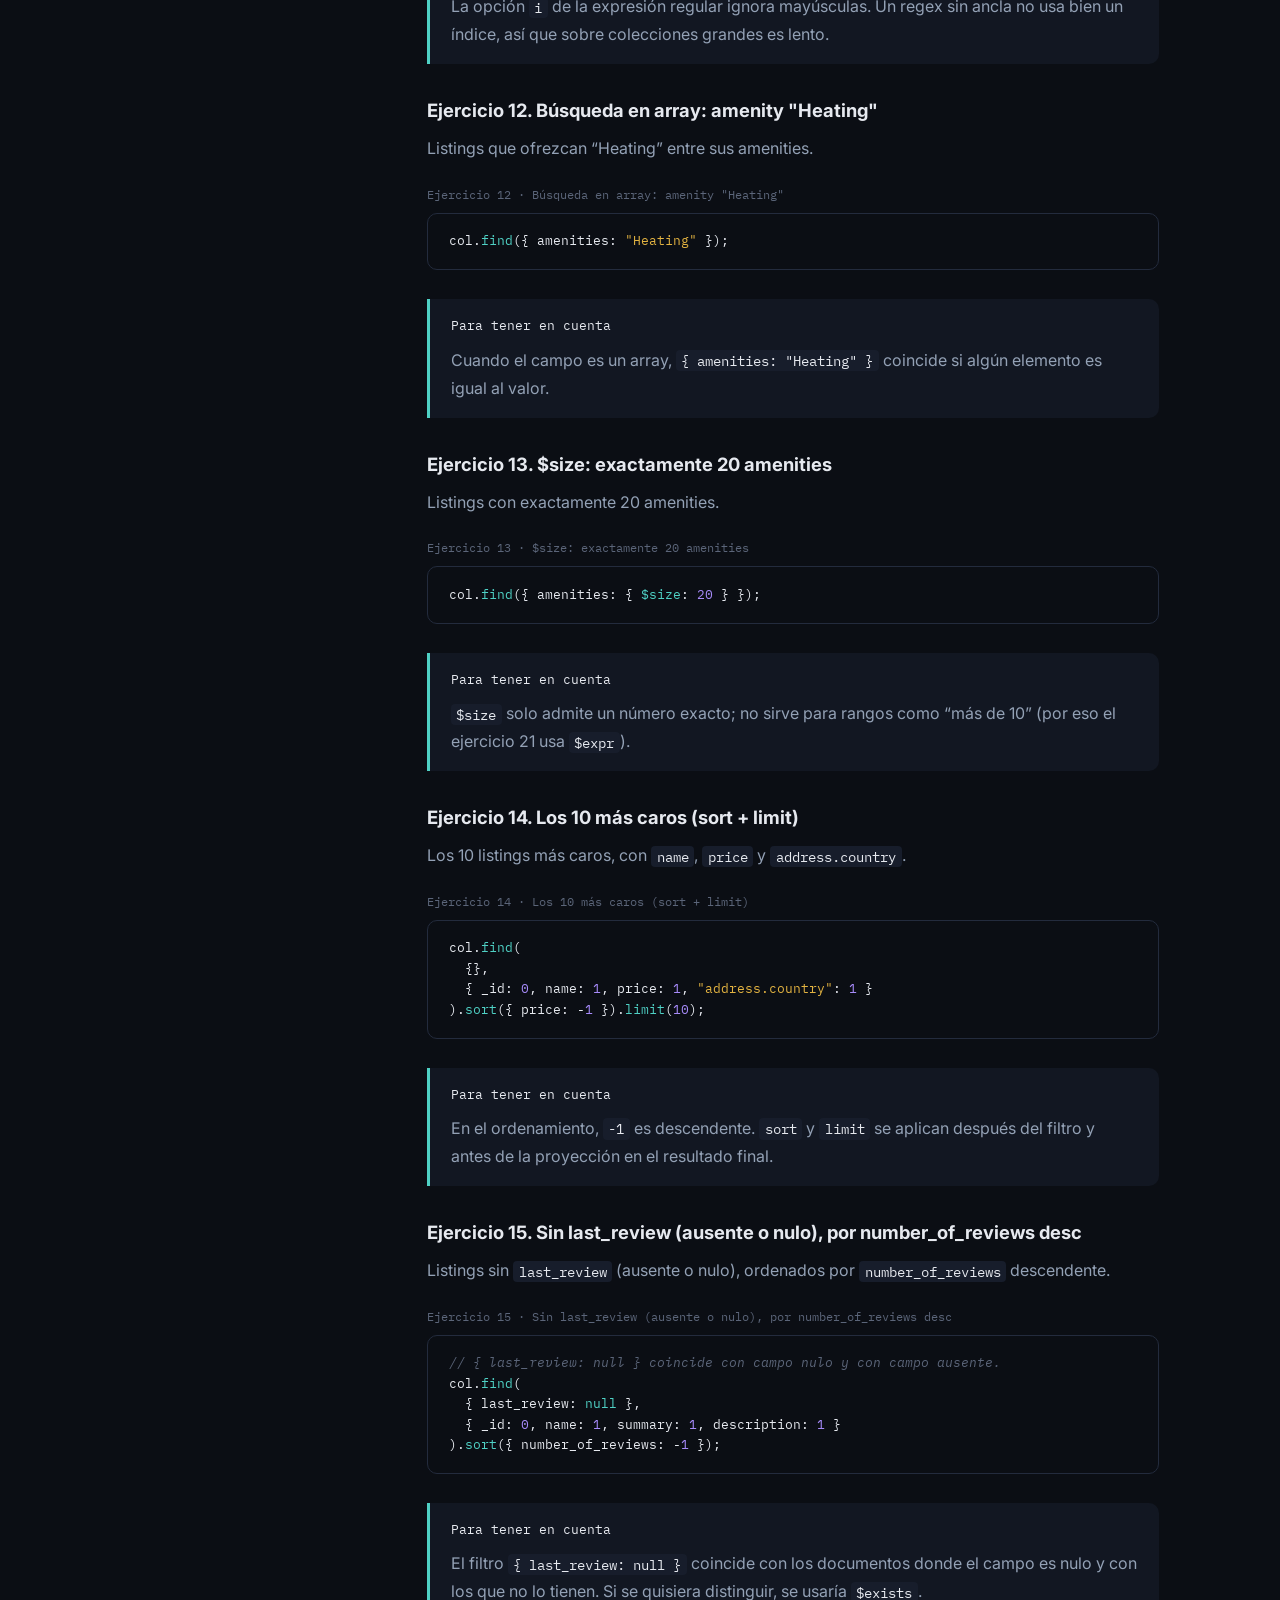
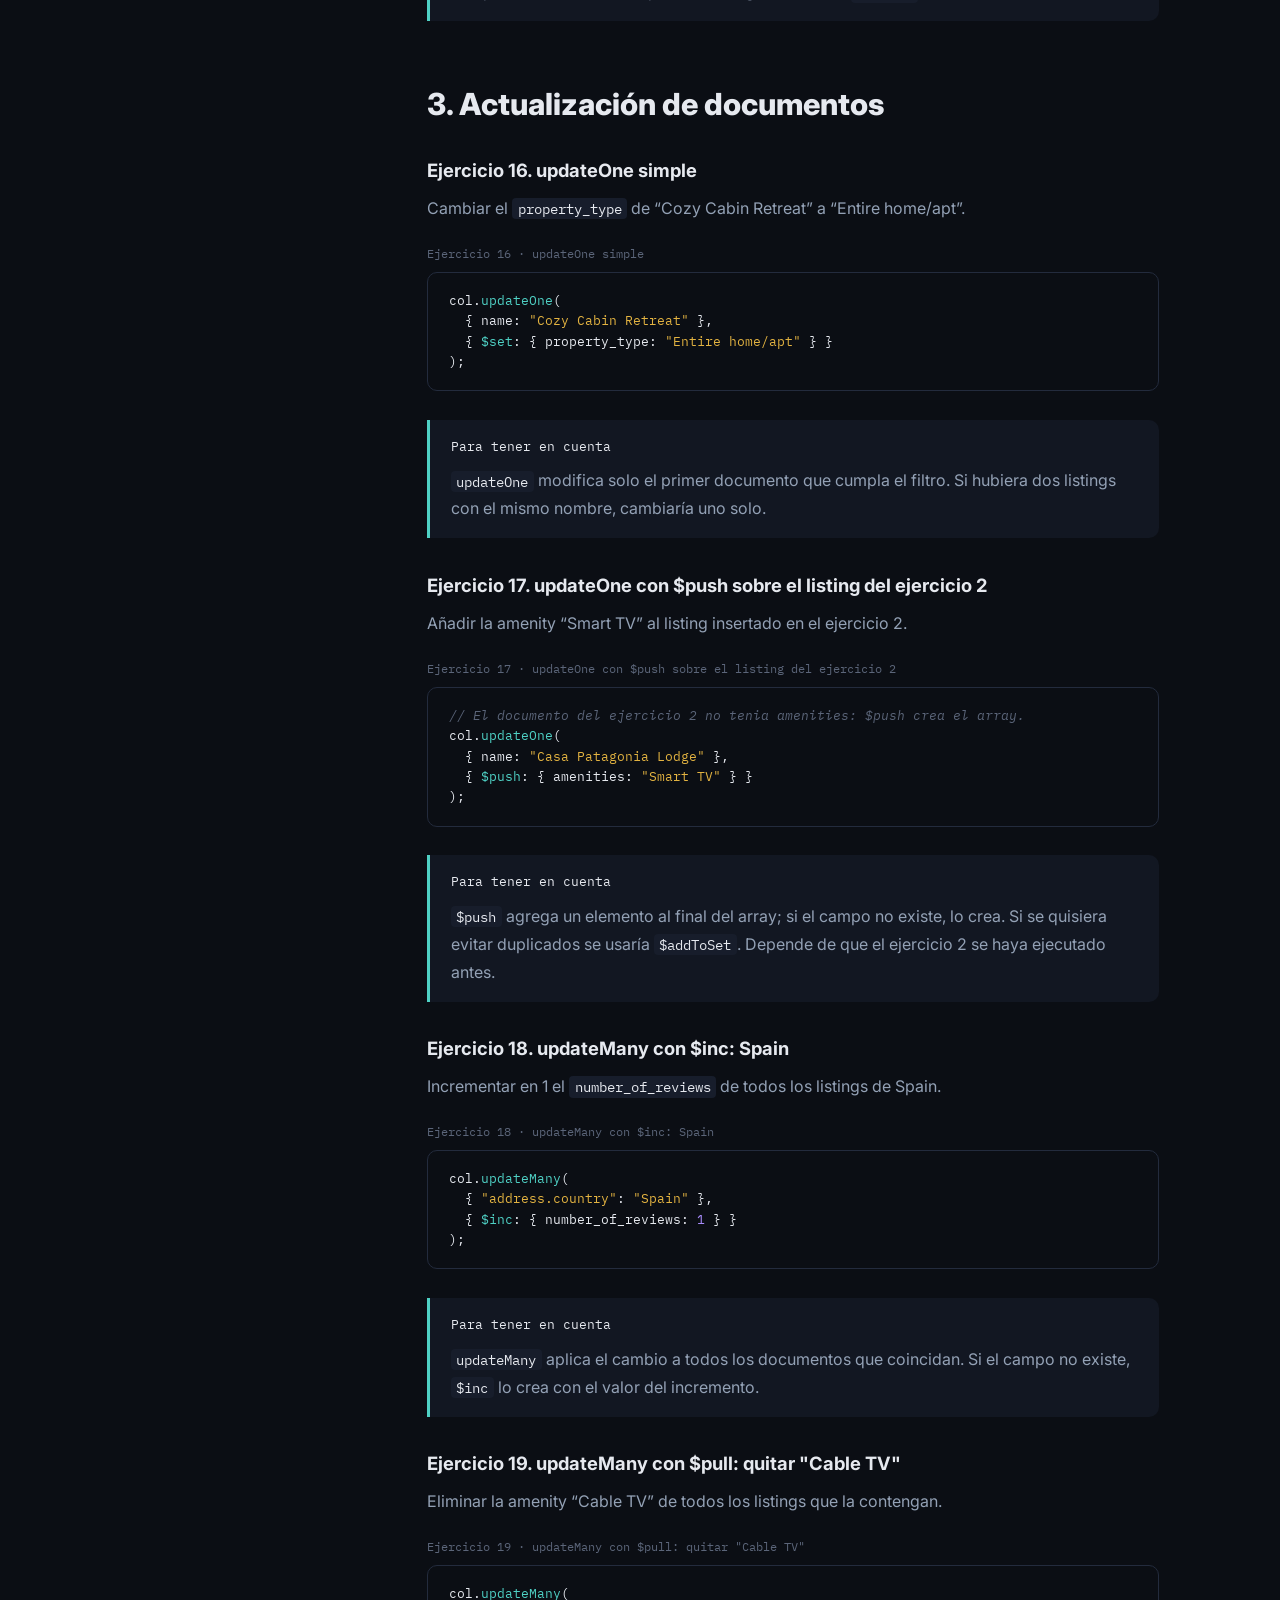
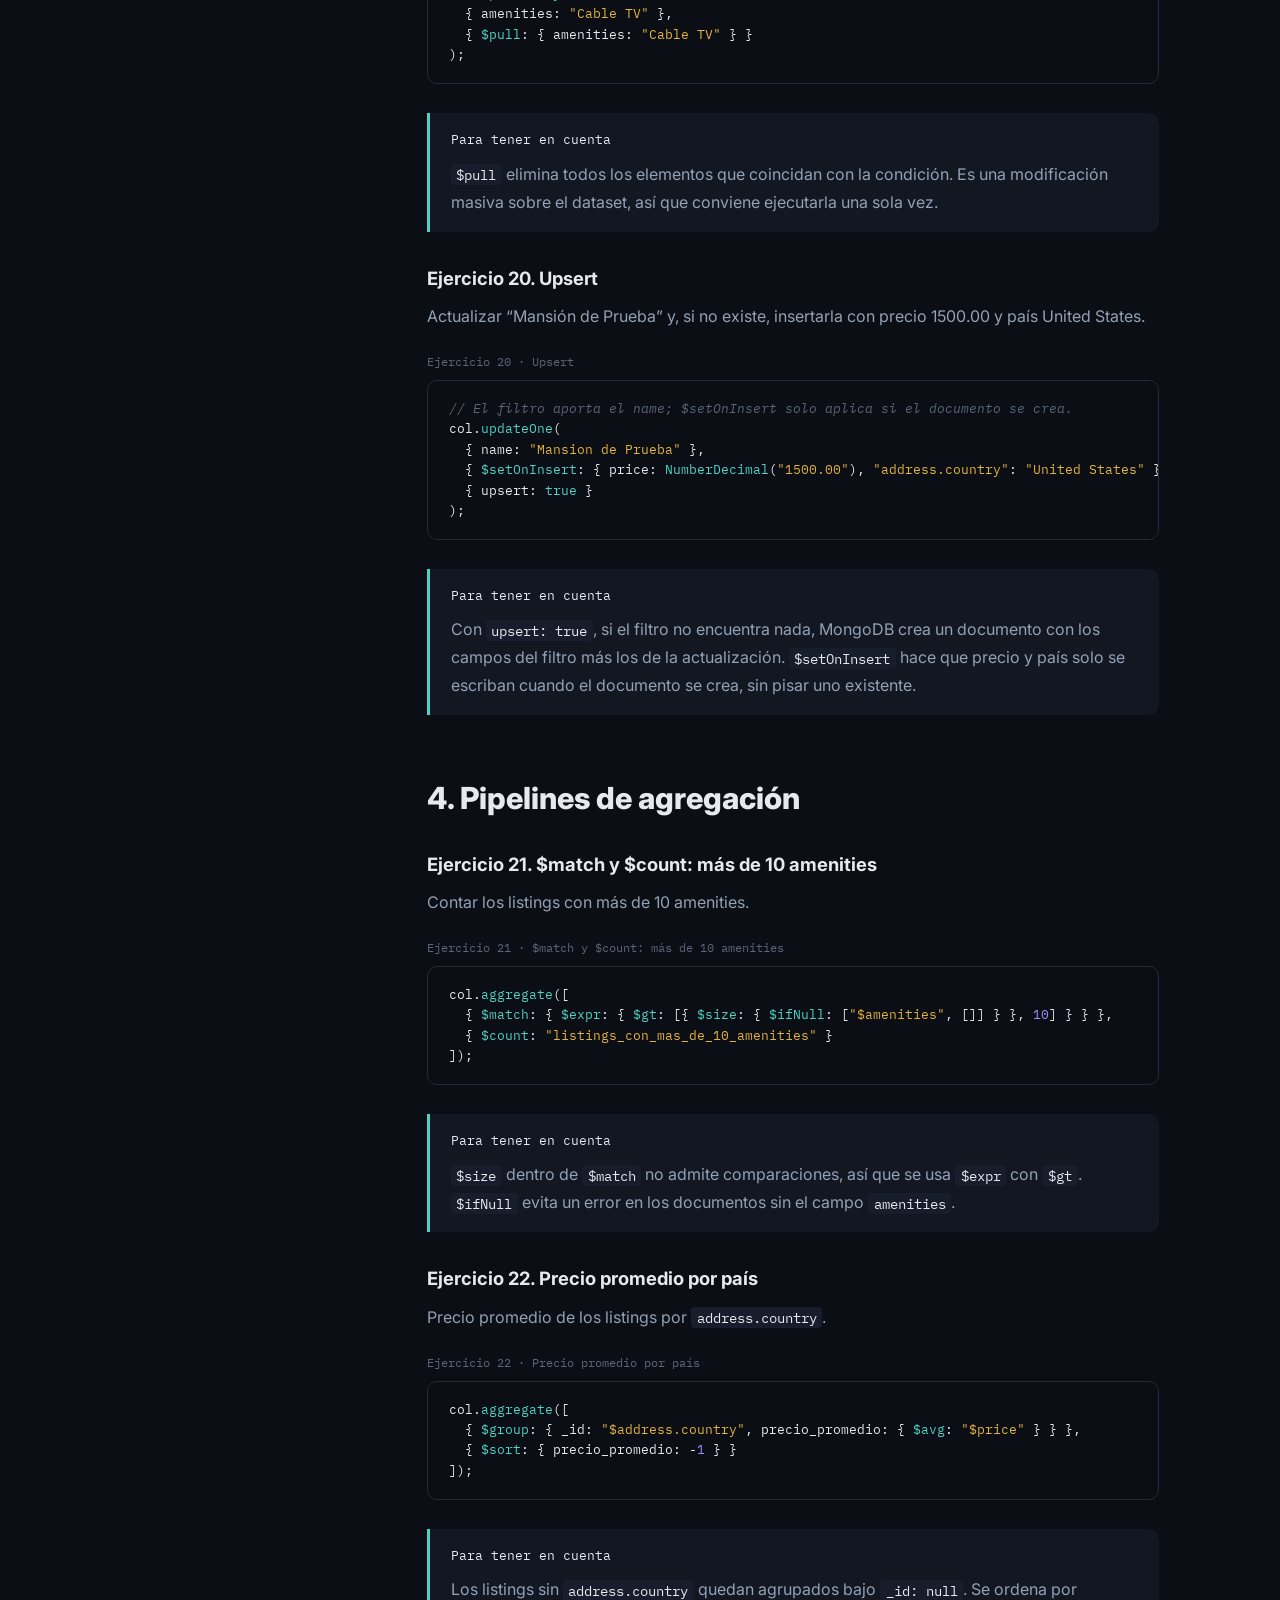
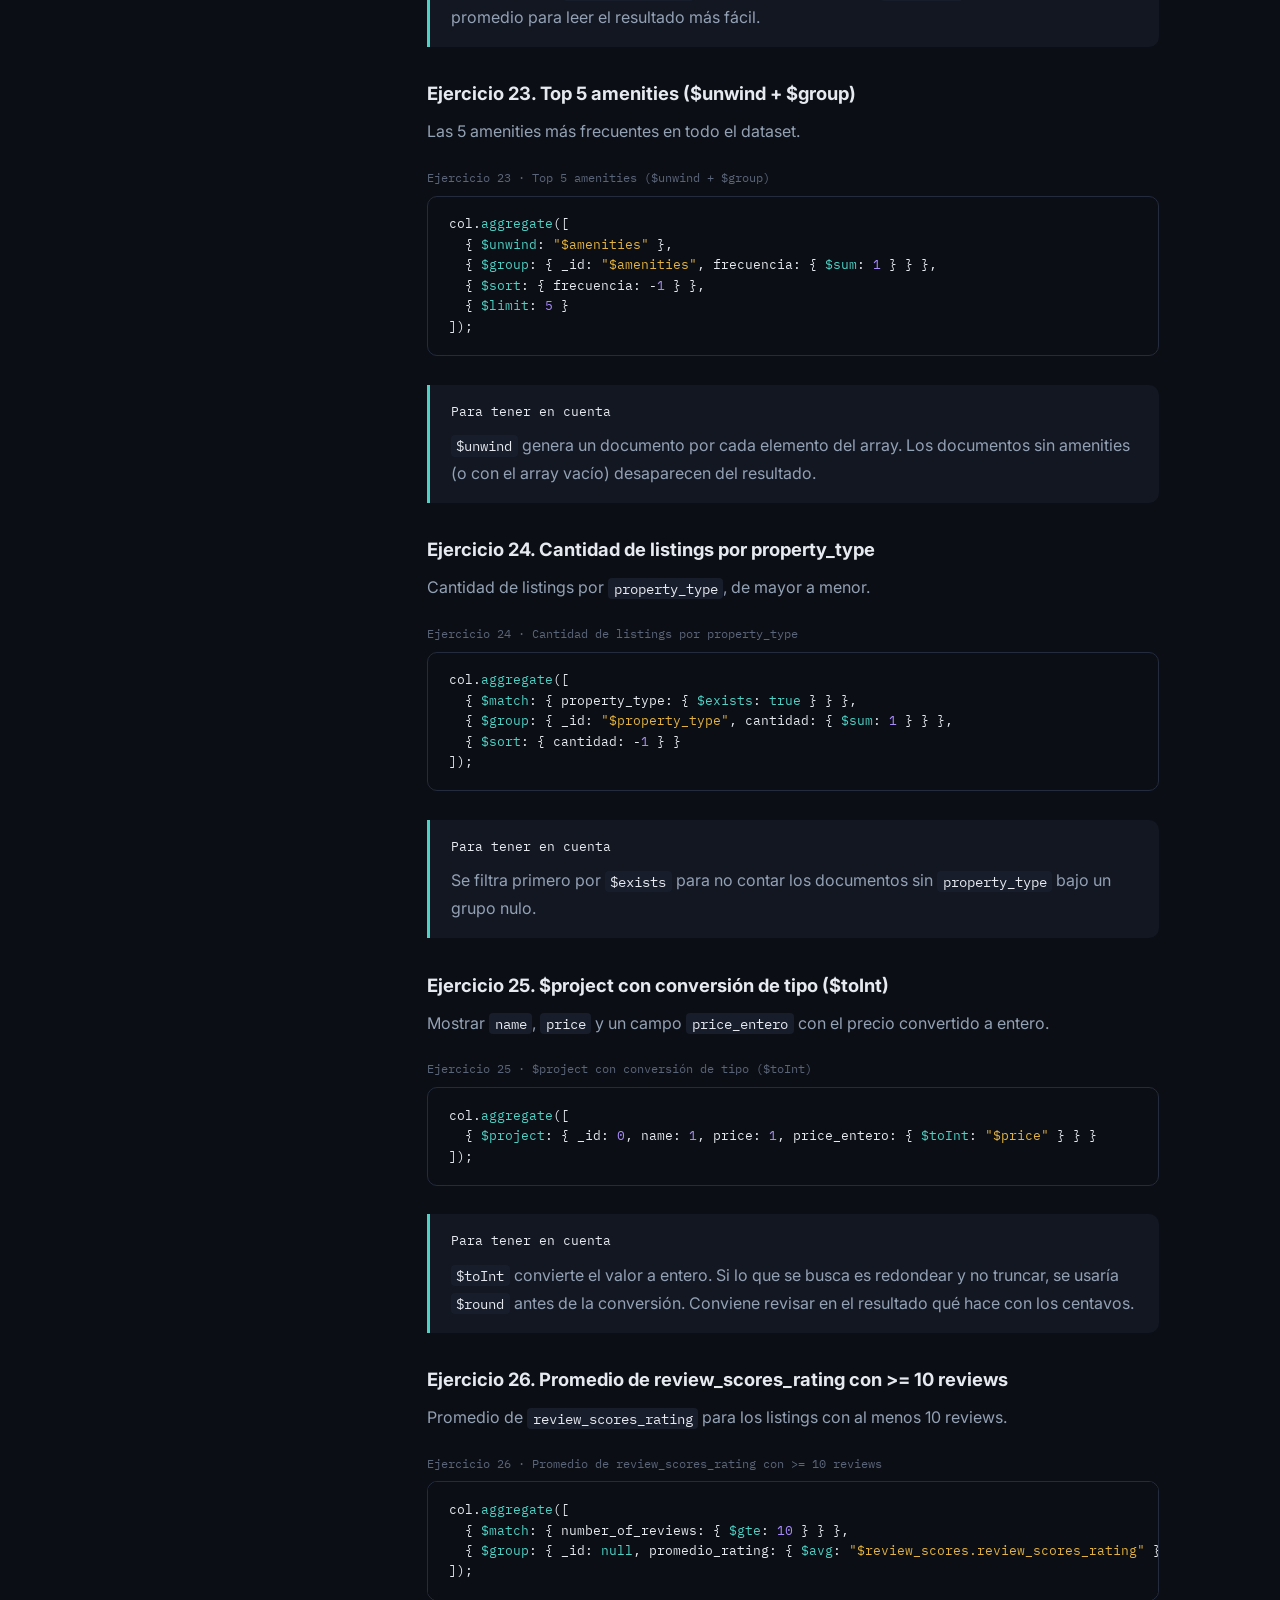
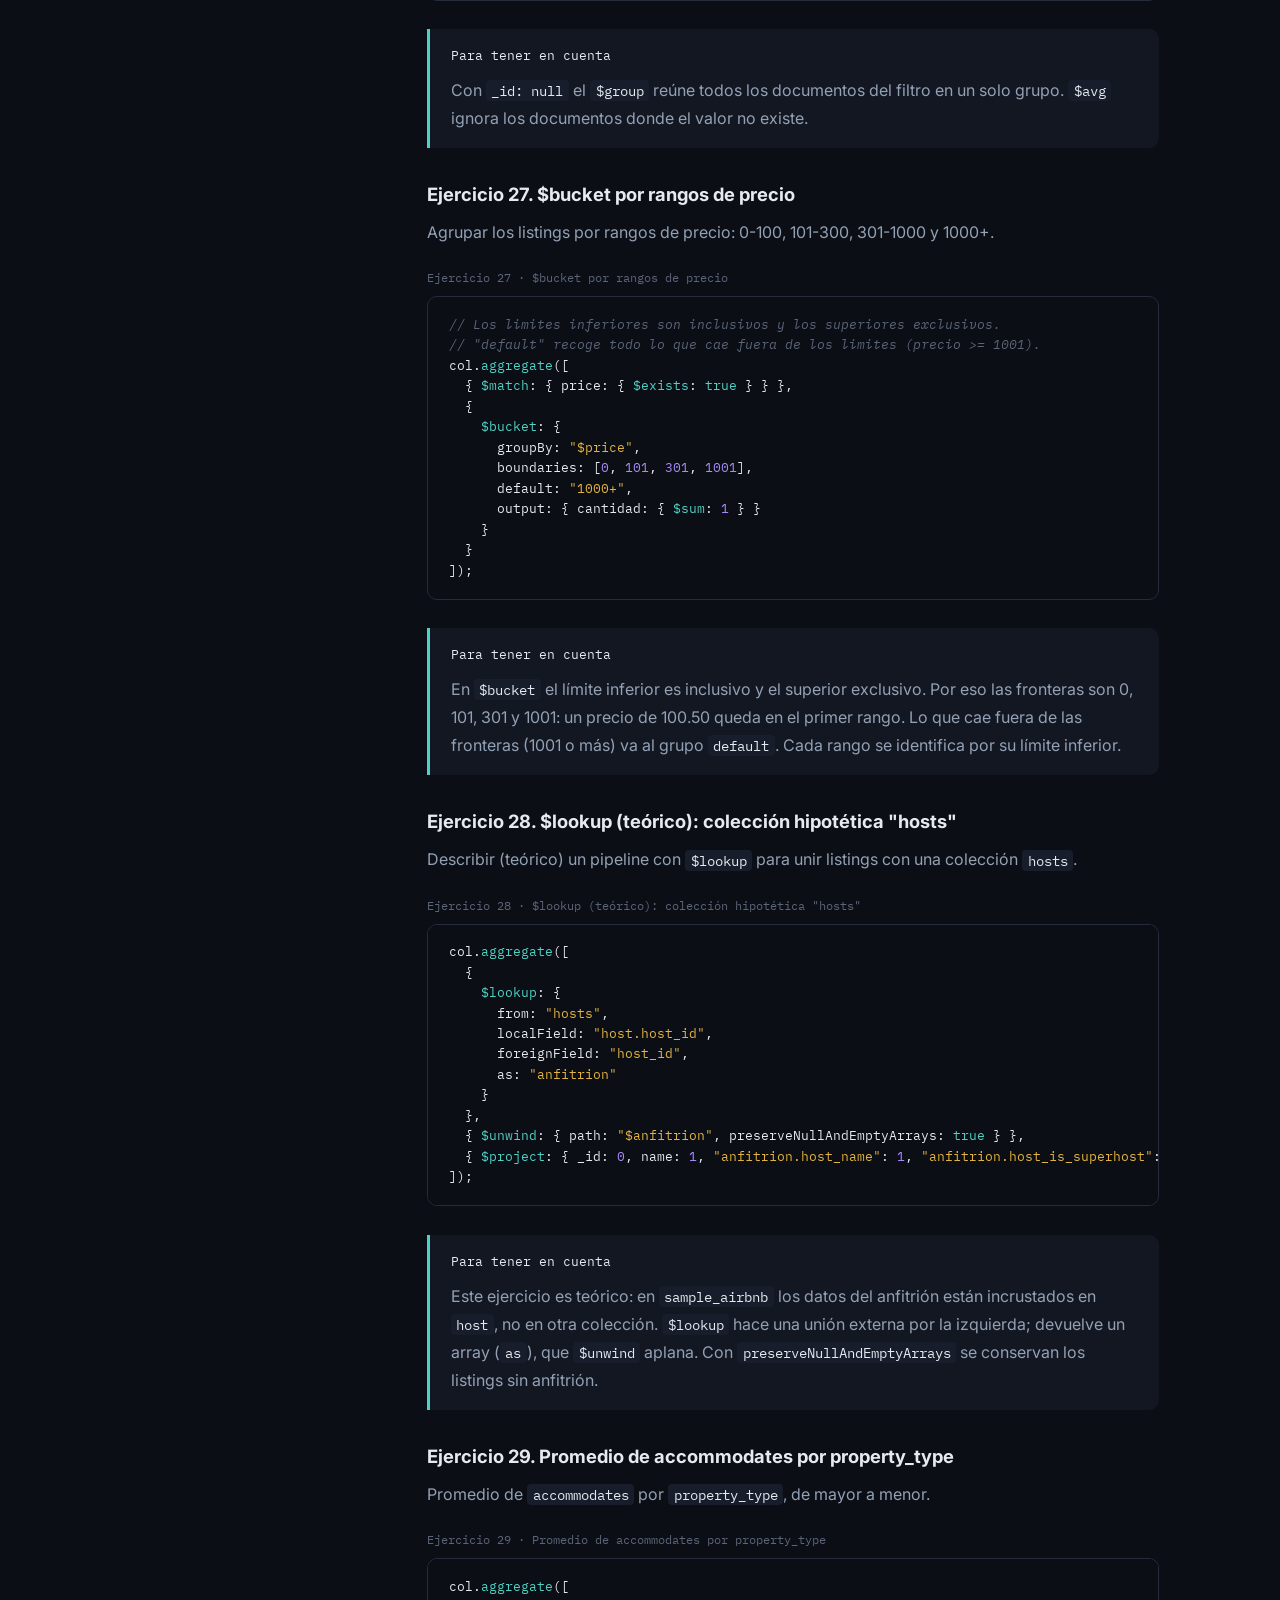
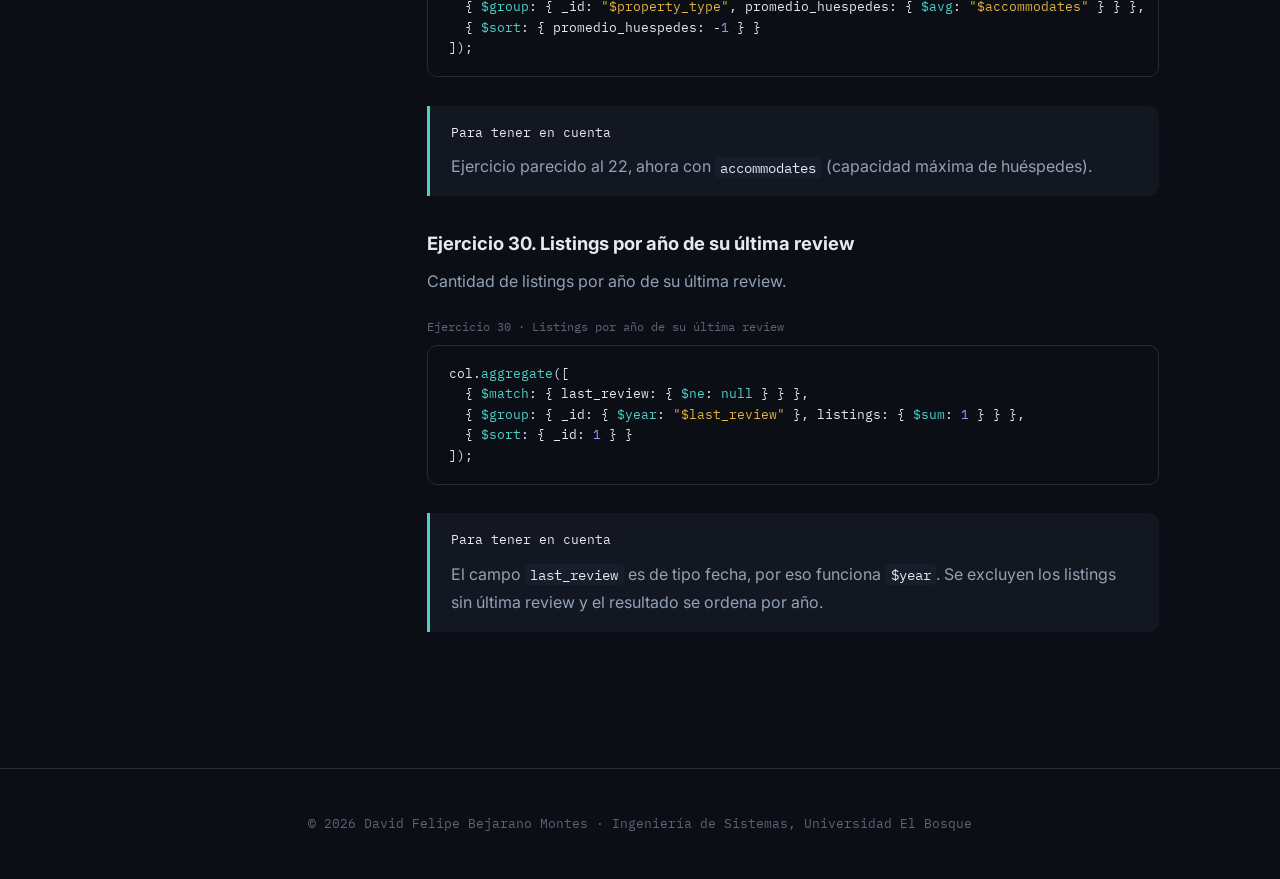
<file: taller-mql.html>
<!DOCTYPE html>
<html lang="es">
<head>
<meta charset="UTF-8" />
<meta name="viewport" content="width=device-width, initial-scale=1.0" />
<title>Taller MQL en MongoDB | David Felipe Bejarano Montes</title>
<meta name="description" content="Taller MQL en MongoDB sobre sample_airbnb: 30 ejercicios de inserción, consulta, actualización y agregación." />
<link rel="icon" href="data:image/svg+xml,%3Csvg xmlns='http://www.w3.org/2000/svg' viewBox='0 0 64 64'%3E%3Crect width='64' height='64' rx='12' fill='%230b0e14'/%3E%3Ctext x='32' y='42' font-family='monospace' font-size='28' font-weight='700' fill='%234fd1c5' text-anchor='middle'%3E%26gt;_%3C/text%3E%3C/svg%3E">
<link rel="preconnect" href="https://fonts.googleapis.com">
<link rel="preconnect" href="https://fonts.gstatic.com" crossorigin>
<link href="https://fonts.googleapis.com/css2?family=IBM+Plex+Mono:wght@400;500;600;700&family=Inter:wght@400;500;600;700;800&display=swap" rel="stylesheet">
<link rel="stylesheet" href="style.css" />
<link rel="stylesheet" href="investigacion.css" />
</head>
<body class="inv-body">
  <header class="inv-top no-print">
    <div class="inv-top__inner">
      <a href="index.html#mod-nosql">&larr; Volver al portafolio</a>
      <span class="inv-top__actions">
        <a href="evidencias/nosql/taller-mql-airbnb.mongodb" download>Descargar script</a>
        <a href="evidencias/nosql/taller-mql-airbnb.pdf" target="_blank" rel="noopener">Descargar PDF</a>
      </span>
    </div>
  </header>

  <div class="inv-layout">
    <aside class="toc-side" aria-label="Índice">
      <p>-- contenido</p>
      <ol id="tocList"></ol>
    </aside>
    <main class="doc">

<header class="cover" id="portada">
  <p class="cover__inst">Universidad El Bosque · Ingeniería de Sistemas</p>
  <p class="cover__course">Bases de Datos 2 · Docente: Christian Felipe Duarte</p>
  <h1 class="cover__title">Taller MQL en MongoDB</h1>
  <p class="cover__subtitle">Inserción, consulta, actualización y agregación sobre el dataset sample_airbnb</p>
  <dl class="cover__meta">
    <div><dt>Autor</dt><dd>David Felipe Bejarano Montes</dd></div>
    <div><dt>Base y colección</dt><dd>sample_airbnb · listingsAndReviews</dd></div>
    <div><dt>Fecha</dt><dd>3 de noviembre de 2026</dd></div>
  </dl>
</header>

<nav class="toc-inline" id="tocInline" aria-label="Contenido"></nav>

<section id="resumen">
  <h2>Resumen</h2>
  <p>
    El taller pide resolver 30 ejercicios de MQL (MongoDB Query Language) sobre la colección <code>listingsAndReviews</code>
    del dataset de ejemplo de Airbnb que trae MongoDB Atlas. Los ejercicios van de menos a más: insertar documentos, consultarlos con
    <code>find</code>, modificarlos y, al final, analizarlos con pipelines de agregación.
  </p>
  <p>
    Esta página reúne el enunciado resumido, el script de cada ejercicio y una nota con lo que hay que tener en cuenta al
    ejecutarlo (tipos de dato, comportamiento de los operadores, orden de ejecución). El script completo se puede descargar y abrir
    como <em>playground</em> en MongoDB for VS Code.
  </p>
  <div class="callout callout--warn">
    <p class="callout__title">Sobre la ejecución</p>
    <p>
      Los scripts están escritos con la estructura real del dataset <code>sample_airbnb</code>, pero esta versión no incluye capturas ni
      resultados de ejecución. Los ejercicios 1 a 5 y 16 a 20 modifican la colección, y el 17 depende del 2, así que conviene ejecutarlos en orden.
    </p>
  </div>
  <table class="tbl">
    <thead><tr><th>Bloque</th><th>Ejercicios</th><th>Operaciones</th></tr></thead>
    <tbody>
      <tr><td>Inserción</td><td>1 a 5</td><td><code>insertOne</code>, <code>insertMany</code>, unicidad de <code>_id</code></td></tr>
      <tr><td>Consultas</td><td>6 a 15</td><td><code>find</code>, proyección, <code>$gt</code>, <code>$lt</code>, <code>$and</code>, <code>$in</code>, regex, arrays, <code>sort</code>, <code>limit</code></td></tr>
      <tr><td>Actualización</td><td>16 a 20</td><td><code>updateOne</code>, <code>updateMany</code>, <code>$set</code>, <code>$push</code>, <code>$inc</code>, <code>$pull</code>, <code>upsert</code></td></tr>
      <tr><td>Agregación</td><td>21 a 30</td><td><code>$match</code>, <code>$group</code>, <code>$unwind</code>, <code>$project</code>, <code>$bucket</code>, <code>$lookup</code>, <code>$year</code></td></tr>
    </tbody>
  </table>
</section>
<section id="bloque1">
  <h2>1. Inserción de documentos</h2>
  <h3>Ejercicio 1. insertOne básico</h3>
  <p>Insertar un listing con <code>name</code>, <code>summary</code>, <code>property_type: "Cabin"</code> y <code>price: 150.00</code>.</p>
  <figure class="code">
    <figcaption>Ejercicio 1 · insertOne básico</figcaption>
<pre><code data-mql>col.insertOne({
  name: &quot;Cozy Cabin Retreat&quot;,
  summary: &quot;Cabana acogedora rodeada de bosque, ideal para desconectarse.&quot;,
  property_type: &quot;Cabin&quot;,
  price: NumberDecimal(&quot;150.00&quot;)
});</code></pre>
  </figure>
  <div class="callout callout--note">
    <p class="callout__title">Para tener en cuenta</p>
    <p>El <code>price</code> se guarda como <code>NumberDecimal</code> porque en <code>sample_airbnb</code> el precio es de tipo Decimal128. Si se insertara un número normal, la colección quedaría con dos tipos distintos en el mismo campo. Como no se envía <code>_id</code>, MongoDB genera un <code>ObjectId</code>.</p>
  </div>
  <h3>Ejercicio 2. insertOne con objeto anidado (address)</h3>
  <p>Insertar un listing con el objeto anidado <code>address</code>, con <code>country: "Chile"</code> y <code>market: "Santiago"</code>.</p>
  <figure class="code">
    <figcaption>Ejercicio 2 · insertOne con objeto anidado (address)</figcaption>
<pre><code data-mql>col.insertOne({
  name: &quot;Casa Patagonia Lodge&quot;,
  summary: &quot;Casa de montana con vista al lago.&quot;,
  property_type: &quot;House&quot;,
  price: NumberDecimal(&quot;120.00&quot;),
  address: {
    country: &quot;Chile&quot;,
    market: &quot;Santiago&quot;
  }
});</code></pre>
  </figure>
  <div class="callout callout--note">
    <p class="callout__title">Para tener en cuenta</p>
    <p><code>address</code> se escribe como un documento dentro del documento. Más adelante se accede a sus campos con notación de punto (<code>"address.country"</code>).</p>
  </div>
  <h3>Ejercicio 3. insertMany simple</h3>
  <p>Insertar en una sola operación “Studio de Arte Urbano” (80.00) y “Loft Minimalista” (110.00).</p>
  <figure class="code">
    <figcaption>Ejercicio 3 · insertMany simple</figcaption>
<pre><code data-mql>col.insertMany([
  { name: &quot;Studio de Arte Urbano&quot;, price: NumberDecimal(&quot;80.00&quot;) },
  { name: &quot;Loft Minimalista&quot;, price: NumberDecimal(&quot;110.00&quot;) }
]);</code></pre>
  </figure>
  <div class="callout callout--note">
    <p class="callout__title">Para tener en cuenta</p>
    <p><code>insertMany</code> es ordenado por defecto: si un documento falla, los siguientes no se insertan. Con <code>{ ordered: false }</code> el motor intenta insertar todos.</p>
  </div>
  <h3>Ejercicio 4. insertMany con arrays (amenities)</h3>
  <p>Insertar listings que incluyan un array <code>amenities</code> con al menos tres elementos.</p>
  <figure class="code">
    <figcaption>Ejercicio 4 · insertMany con arrays (amenities)</figcaption>
<pre><code data-mql>col.insertMany([
  {
    name: &quot;Apartamento Centro Historico&quot;,
    property_type: &quot;Apartment&quot;,
    price: NumberDecimal(&quot;95.00&quot;),
    amenities: [&quot;Wifi&quot;, &quot;Kitchen&quot;, &quot;Free parking&quot;]
  },
  {
    name: &quot;Casa de Campo Los Alamos&quot;,
    property_type: &quot;House&quot;,
    price: NumberDecimal(&quot;130.00&quot;),
    amenities: [&quot;Wifi&quot;, &quot;Heating&quot;, &quot;Kitchen&quot;, &quot;Free parking&quot;]
  }
]);</code></pre>
  </figure>
  <div class="callout callout--note">
    <p class="callout__title">Para tener en cuenta</p>
    <p>Los arrays no necesitan declararse antes: basta con escribir la lista. El enunciado habla de un listing; inserté dos para dejar un dato con “Heating”, útil para probar el ejercicio 12.</p>
  </div>
  <h3>Ejercicio 5. Validación de _id duplicado</h3>
  <p>Insertar un listing con un <code>_id</code> que ya existe, observar el error y describirlo.</p>
  <figure class="code">
    <figcaption>Ejercicio 5 · Validación de _id duplicado</figcaption>
<pre><code data-mql>// Se toma el _id de un documento que ya existe y se intenta reutilizar.
const idExistente = col.findOne({}, { _id: 1 })._id;
try {
  col.insertOne({ _id: idExistente, name: &quot;Listing con _id repetido&quot;, price: NumberDecimal(&quot;50.00&quot;) });
} catch (e) {
  print(&quot;Error esperado: &quot; + e.message);   // E11000 duplicate key error
}</code></pre>
  </figure>
  <div class="callout callout--note">
    <p class="callout__title">Para tener en cuenta</p>
    <p>Resultado esperado: error <code>E11000 duplicate key error collection: sample_airbnb.listingsAndReviews index: _id_</code>. El índice sobre <code>_id</code> es único y se crea de forma automática, así que MongoDB rechaza el documento. En vez de escribir un <code>_id</code> a mano, el script lee uno que ya existe para que el ejercicio funcione igual sin importar el dataset.</p>
  </div>
</section>
<section id="bloque2">
  <h2>2. Consultas con find</h2>
  <h3>Ejercicio 6. Listings de Brazil (name y price)</h3>
  <p>Mostrar <code>name</code> y <code>price</code> de los listings ubicados en Brazil.</p>
  <figure class="code">
    <figcaption>Ejercicio 6 · Listings de Brazil (name y price)</figcaption>
<pre><code data-mql>col.find(
  { &quot;address.country&quot;: &quot;Brazil&quot; },
  { _id: 0, name: 1, price: 1 }
);</code></pre>
  </figure>
  <div class="callout callout--note">
    <p class="callout__title">Para tener en cuenta</p>
    <p>El segundo argumento de <code>find</code> es la proyección. <code>_id: 0</code> oculta el identificador, que aparece por defecto.</p>
  </div>
  <h3>Ejercicio 7. Más de 5 camas ($gt)</h3>
  <p>Listings con más de 5 <code>beds</code>, mostrando <code>name</code> y <code>number_of_reviews</code>.</p>
  <figure class="code">
    <figcaption>Ejercicio 7 · Más de 5 camas ($gt)</figcaption>
<pre><code data-mql>col.find(
  { beds: { $gt: 5 } },
  { _id: 0, name: 1, number_of_reviews: 1 }
);</code></pre>
  </figure>
  <div class="callout callout--note">
    <p class="callout__title">Para tener en cuenta</p>
    <p><code>$gt</code> es “mayor que” estricto. Los documentos sin el campo <code>beds</code> no cumplen la condición.</p>
  </div>
  <h3>Ejercicio 8. Precio menor a 75 ($lt)</h3>
  <p>Listings con <code>price</code> menor a 75, proyectando <code>name</code>, <code>price</code> y <code>property_type</code>.</p>
  <figure class="code">
    <figcaption>Ejercicio 8 · Precio menor a 75 ($lt)</figcaption>
<pre><code data-mql>col.find(
  { price: { $lt: 75 } },
  { _id: 0, name: 1, price: 1, property_type: 1 }
);</code></pre>
  </figure>
  <div class="callout callout--note">
    <p class="callout__title">Para tener en cuenta</p>
    <p>El precio está guardado como Decimal128; MongoDB compara tipos numéricos distintos por su valor, así que se puede filtrar con el número 75 sin convertirlo.</p>
  </div>
  <h3>Ejercicio 9. $and con objeto anidado: Apartment en New York</h3>
  <p>Listings de tipo “Apartment” ubicados en el <code>market</code> “New York”.</p>
  <figure class="code">
    <figcaption>Ejercicio 9 · $and con objeto anidado: Apartment en New York</figcaption>
<pre><code data-mql>col.find({
  $and: [
    { property_type: &quot;Apartment&quot; },
    { &quot;address.market&quot;: &quot;New York&quot; }
  ]
});</code></pre>
  </figure>
  <div class="callout callout--note">
    <p class="callout__title">Para tener en cuenta</p>
    <p>Con <code>$and</code> ambas condiciones deben cumplirse. Aquí también habría bastado el filtro implícito <code>{ property_type: "Apartment", "address.market": "New York" }</code>. La ciudad está en <code>address.market</code>, no en un campo <code>city</code>.</p>
  </div>
  <h3>Ejercicio 10. $in: House o Condominium</h3>
  <p>Listings cuyo <code>property_type</code> sea “House” o “Condominium”.</p>
  <figure class="code">
    <figcaption>Ejercicio 10 · $in: House o Condominium</figcaption>
<pre><code data-mql>col.find({ property_type: { $in: [&quot;House&quot;, &quot;Condominium&quot;] } });</code></pre>
  </figure>
  <div class="callout callout--note">
    <p class="callout__title">Para tener en cuenta</p>
    <p><code>$in</code> equivale a varios <code>$or</code> sobre el mismo campo.</p>
  </div>
  <h3>Ejercicio 11. Regex sin distinción de mayúsculas: &quot;Luxury&quot;</h3>
  <p>Listings cuyo <code>name</code> contenga “Luxury”, sin distinguir mayúsculas.</p>
  <figure class="code">
    <figcaption>Ejercicio 11 · Regex sin distinción de mayúsculas: &quot;Luxury&quot;</figcaption>
<pre><code data-mql>col.find({ name: { $regex: /Luxury/i } });</code></pre>
  </figure>
  <div class="callout callout--note">
    <p class="callout__title">Para tener en cuenta</p>
    <p>La opción <code>i</code> de la expresión regular ignora mayúsculas. Un regex sin ancla no usa bien un índice, así que sobre colecciones grandes es lento.</p>
  </div>
  <h3>Ejercicio 12. Búsqueda en array: amenity &quot;Heating&quot;</h3>
  <p>Listings que ofrezcan “Heating” entre sus amenities.</p>
  <figure class="code">
    <figcaption>Ejercicio 12 · Búsqueda en array: amenity &quot;Heating&quot;</figcaption>
<pre><code data-mql>col.find({ amenities: &quot;Heating&quot; });</code></pre>
  </figure>
  <div class="callout callout--note">
    <p class="callout__title">Para tener en cuenta</p>
    <p>Cuando el campo es un array, <code>{ amenities: "Heating" }</code> coincide si algún elemento es igual al valor.</p>
  </div>
  <h3>Ejercicio 13. $size: exactamente 20 amenities</h3>
  <p>Listings con exactamente 20 amenities.</p>
  <figure class="code">
    <figcaption>Ejercicio 13 · $size: exactamente 20 amenities</figcaption>
<pre><code data-mql>col.find({ amenities: { $size: 20 } });</code></pre>
  </figure>
  <div class="callout callout--note">
    <p class="callout__title">Para tener en cuenta</p>
    <p><code>$size</code> solo admite un número exacto; no sirve para rangos como “más de 10” (por eso el ejercicio 21 usa <code>$expr</code>).</p>
  </div>
  <h3>Ejercicio 14. Los 10 más caros (sort + limit)</h3>
  <p>Los 10 listings más caros, con <code>name</code>, <code>price</code> y <code>address.country</code>.</p>
  <figure class="code">
    <figcaption>Ejercicio 14 · Los 10 más caros (sort + limit)</figcaption>
<pre><code data-mql>col.find(
  {},
  { _id: 0, name: 1, price: 1, &quot;address.country&quot;: 1 }
).sort({ price: -1 }).limit(10);</code></pre>
  </figure>
  <div class="callout callout--note">
    <p class="callout__title">Para tener en cuenta</p>
    <p>En el ordenamiento, <code>-1</code> es descendente. <code>sort</code> y <code>limit</code> se aplican después del filtro y antes de la proyección en el resultado final.</p>
  </div>
  <h3>Ejercicio 15. Sin last_review (ausente o nulo), por number_of_reviews desc</h3>
  <p>Listings sin <code>last_review</code> (ausente o nulo), ordenados por <code>number_of_reviews</code> descendente.</p>
  <figure class="code">
    <figcaption>Ejercicio 15 · Sin last_review (ausente o nulo), por number_of_reviews desc</figcaption>
<pre><code data-mql>// { last_review: null } coincide con campo nulo y con campo ausente.
col.find(
  { last_review: null },
  { _id: 0, name: 1, summary: 1, description: 1 }
).sort({ number_of_reviews: -1 });</code></pre>
  </figure>
  <div class="callout callout--note">
    <p class="callout__title">Para tener en cuenta</p>
    <p>El filtro <code>{ last_review: null }</code> coincide con los documentos donde el campo es nulo y con los que no lo tienen. Si se quisiera distinguir, se usaría <code>$exists</code>.</p>
  </div>
</section>
<section id="bloque3">
  <h2>3. Actualización de documentos</h2>
  <h3>Ejercicio 16. updateOne simple</h3>
  <p>Cambiar el <code>property_type</code> de “Cozy Cabin Retreat” a “Entire home/apt”.</p>
  <figure class="code">
    <figcaption>Ejercicio 16 · updateOne simple</figcaption>
<pre><code data-mql>col.updateOne(
  { name: &quot;Cozy Cabin Retreat&quot; },
  { $set: { property_type: &quot;Entire home/apt&quot; } }
);</code></pre>
  </figure>
  <div class="callout callout--note">
    <p class="callout__title">Para tener en cuenta</p>
    <p><code>updateOne</code> modifica solo el primer documento que cumpla el filtro. Si hubiera dos listings con el mismo nombre, cambiaría uno solo.</p>
  </div>
  <h3>Ejercicio 17. updateOne con $push sobre el listing del ejercicio 2</h3>
  <p>Añadir la amenity “Smart TV” al listing insertado en el ejercicio 2.</p>
  <figure class="code">
    <figcaption>Ejercicio 17 · updateOne con $push sobre el listing del ejercicio 2</figcaption>
<pre><code data-mql>// El documento del ejercicio 2 no tenia amenities: $push crea el array.
col.updateOne(
  { name: &quot;Casa Patagonia Lodge&quot; },
  { $push: { amenities: &quot;Smart TV&quot; } }
);</code></pre>
  </figure>
  <div class="callout callout--note">
    <p class="callout__title">Para tener en cuenta</p>
    <p><code>$push</code> agrega un elemento al final del array; si el campo no existe, lo crea. Si se quisiera evitar duplicados se usaría <code>$addToSet</code>. Depende de que el ejercicio 2 se haya ejecutado antes.</p>
  </div>
  <h3>Ejercicio 18. updateMany con $inc: Spain</h3>
  <p>Incrementar en 1 el <code>number_of_reviews</code> de todos los listings de Spain.</p>
  <figure class="code">
    <figcaption>Ejercicio 18 · updateMany con $inc: Spain</figcaption>
<pre><code data-mql>col.updateMany(
  { &quot;address.country&quot;: &quot;Spain&quot; },
  { $inc: { number_of_reviews: 1 } }
);</code></pre>
  </figure>
  <div class="callout callout--note">
    <p class="callout__title">Para tener en cuenta</p>
    <p><code>updateMany</code> aplica el cambio a todos los documentos que coincidan. Si el campo no existe, <code>$inc</code> lo crea con el valor del incremento.</p>
  </div>
  <h3>Ejercicio 19. updateMany con $pull: quitar &quot;Cable TV&quot;</h3>
  <p>Eliminar la amenity “Cable TV” de todos los listings que la contengan.</p>
  <figure class="code">
    <figcaption>Ejercicio 19 · updateMany con $pull: quitar &quot;Cable TV&quot;</figcaption>
<pre><code data-mql>col.updateMany(
  { amenities: &quot;Cable TV&quot; },
  { $pull: { amenities: &quot;Cable TV&quot; } }
);</code></pre>
  </figure>
  <div class="callout callout--note">
    <p class="callout__title">Para tener en cuenta</p>
    <p><code>$pull</code> elimina todos los elementos que coincidan con la condición. Es una modificación masiva sobre el dataset, así que conviene ejecutarla una sola vez.</p>
  </div>
  <h3>Ejercicio 20. Upsert</h3>
  <p>Actualizar “Mansión de Prueba” y, si no existe, insertarla con precio 1500.00 y país United States.</p>
  <figure class="code">
    <figcaption>Ejercicio 20 · Upsert</figcaption>
<pre><code data-mql>// El filtro aporta el name; $setOnInsert solo aplica si el documento se crea.
col.updateOne(
  { name: &quot;Mansion de Prueba&quot; },
  { $setOnInsert: { price: NumberDecimal(&quot;1500.00&quot;), &quot;address.country&quot;: &quot;United States&quot; } },
  { upsert: true }
);</code></pre>
  </figure>
  <div class="callout callout--note">
    <p class="callout__title">Para tener en cuenta</p>
    <p>Con <code>upsert: true</code>, si el filtro no encuentra nada, MongoDB crea un documento con los campos del filtro más los de la actualización. <code>$setOnInsert</code> hace que precio y país solo se escriban cuando el documento se crea, sin pisar uno existente.</p>
  </div>
</section>
<section id="bloque4">
  <h2>4. Pipelines de agregación</h2>
  <h3>Ejercicio 21. $match y $count: más de 10 amenities</h3>
  <p>Contar los listings con más de 10 amenities.</p>
  <figure class="code">
    <figcaption>Ejercicio 21 · $match y $count: más de 10 amenities</figcaption>
<pre><code data-mql>col.aggregate([
  { $match: { $expr: { $gt: [{ $size: { $ifNull: [&quot;$amenities&quot;, []] } }, 10] } } },
  { $count: &quot;listings_con_mas_de_10_amenities&quot; }
]);</code></pre>
  </figure>
  <div class="callout callout--note">
    <p class="callout__title">Para tener en cuenta</p>
    <p><code>$size</code> dentro de <code>$match</code> no admite comparaciones, así que se usa <code>$expr</code> con <code>$gt</code>. <code>$ifNull</code> evita un error en los documentos sin el campo <code>amenities</code>.</p>
  </div>
  <h3>Ejercicio 22. Precio promedio por país</h3>
  <p>Precio promedio de los listings por <code>address.country</code>.</p>
  <figure class="code">
    <figcaption>Ejercicio 22 · Precio promedio por país</figcaption>
<pre><code data-mql>col.aggregate([
  { $group: { _id: &quot;$address.country&quot;, precio_promedio: { $avg: &quot;$price&quot; } } },
  { $sort: { precio_promedio: -1 } }
]);</code></pre>
  </figure>
  <div class="callout callout--note">
    <p class="callout__title">Para tener en cuenta</p>
    <p>Los listings sin <code>address.country</code> quedan agrupados bajo <code>_id: null</code>. Se ordena por promedio para leer el resultado más fácil.</p>
  </div>
  <h3>Ejercicio 23. Top 5 amenities ($unwind + $group)</h3>
  <p>Las 5 amenities más frecuentes en todo el dataset.</p>
  <figure class="code">
    <figcaption>Ejercicio 23 · Top 5 amenities ($unwind + $group)</figcaption>
<pre><code data-mql>col.aggregate([
  { $unwind: &quot;$amenities&quot; },
  { $group: { _id: &quot;$amenities&quot;, frecuencia: { $sum: 1 } } },
  { $sort: { frecuencia: -1 } },
  { $limit: 5 }
]);</code></pre>
  </figure>
  <div class="callout callout--note">
    <p class="callout__title">Para tener en cuenta</p>
    <p><code>$unwind</code> genera un documento por cada elemento del array. Los documentos sin amenities (o con el array vacío) desaparecen del resultado.</p>
  </div>
  <h3>Ejercicio 24. Cantidad de listings por property_type</h3>
  <p>Cantidad de listings por <code>property_type</code>, de mayor a menor.</p>
  <figure class="code">
    <figcaption>Ejercicio 24 · Cantidad de listings por property_type</figcaption>
<pre><code data-mql>col.aggregate([
  { $match: { property_type: { $exists: true } } },
  { $group: { _id: &quot;$property_type&quot;, cantidad: { $sum: 1 } } },
  { $sort: { cantidad: -1 } }
]);</code></pre>
  </figure>
  <div class="callout callout--note">
    <p class="callout__title">Para tener en cuenta</p>
    <p>Se filtra primero por <code>$exists</code> para no contar los documentos sin <code>property_type</code> bajo un grupo nulo.</p>
  </div>
  <h3>Ejercicio 25. $project con conversión de tipo ($toInt)</h3>
  <p>Mostrar <code>name</code>, <code>price</code> y un campo <code>price_entero</code> con el precio convertido a entero.</p>
  <figure class="code">
    <figcaption>Ejercicio 25 · $project con conversión de tipo ($toInt)</figcaption>
<pre><code data-mql>col.aggregate([
  { $project: { _id: 0, name: 1, price: 1, price_entero: { $toInt: &quot;$price&quot; } } }
]);</code></pre>
  </figure>
  <div class="callout callout--note">
    <p class="callout__title">Para tener en cuenta</p>
    <p><code>$toInt</code> convierte el valor a entero. Si lo que se busca es redondear y no truncar, se usaría <code>$round</code> antes de la conversión. Conviene revisar en el resultado qué hace con los centavos.</p>
  </div>
  <h3>Ejercicio 26. Promedio de review_scores_rating con &gt;= 10 reviews</h3>
  <p>Promedio de <code>review_scores_rating</code> para los listings con al menos 10 reviews.</p>
  <figure class="code">
    <figcaption>Ejercicio 26 · Promedio de review_scores_rating con &gt;= 10 reviews</figcaption>
<pre><code data-mql>col.aggregate([
  { $match: { number_of_reviews: { $gte: 10 } } },
  { $group: { _id: null, promedio_rating: { $avg: &quot;$review_scores.review_scores_rating&quot; } } }
]);</code></pre>
  </figure>
  <div class="callout callout--note">
    <p class="callout__title">Para tener en cuenta</p>
    <p>Con <code>_id: null</code> el <code>$group</code> reúne todos los documentos del filtro en un solo grupo. <code>$avg</code> ignora los documentos donde el valor no existe.</p>
  </div>
  <h3>Ejercicio 27. $bucket por rangos de precio</h3>
  <p>Agrupar los listings por rangos de precio: 0-100, 101-300, 301-1000 y 1000+.</p>
  <figure class="code">
    <figcaption>Ejercicio 27 · $bucket por rangos de precio</figcaption>
<pre><code data-mql>// Los limites inferiores son inclusivos y los superiores exclusivos.
// &quot;default&quot; recoge todo lo que cae fuera de los limites (precio &gt;= 1001).
col.aggregate([
  { $match: { price: { $exists: true } } },
  {
    $bucket: {
      groupBy: &quot;$price&quot;,
      boundaries: [0, 101, 301, 1001],
      default: &quot;1000+&quot;,
      output: { cantidad: { $sum: 1 } }
    }
  }
]);</code></pre>
  </figure>
  <div class="callout callout--note">
    <p class="callout__title">Para tener en cuenta</p>
    <p>En <code>$bucket</code> el límite inferior es inclusivo y el superior exclusivo. Por eso las fronteras son 0, 101, 301 y 1001: un precio de 100.50 queda en el primer rango. Lo que cae fuera de las fronteras (1001 o más) va al grupo <code>default</code>. Cada rango se identifica por su límite inferior.</p>
  </div>
  <h3>Ejercicio 28. $lookup (teórico): colección hipotética &quot;hosts&quot;</h3>
  <p>Describir (teórico) un pipeline con <code>$lookup</code> para unir listings con una colección <code>hosts</code>.</p>
  <figure class="code">
    <figcaption>Ejercicio 28 · $lookup (teórico): colección hipotética &quot;hosts&quot;</figcaption>
<pre><code data-mql>col.aggregate([
  {
    $lookup: {
      from: &quot;hosts&quot;,
      localField: &quot;host.host_id&quot;,
      foreignField: &quot;host_id&quot;,
      as: &quot;anfitrion&quot;
    }
  },
  { $unwind: { path: &quot;$anfitrion&quot;, preserveNullAndEmptyArrays: true } },
  { $project: { _id: 0, name: 1, &quot;anfitrion.host_name&quot;: 1, &quot;anfitrion.host_is_superhost&quot;: 1 } }
]);</code></pre>
  </figure>
  <div class="callout callout--note">
    <p class="callout__title">Para tener en cuenta</p>
    <p>Este ejercicio es teórico: en <code>sample_airbnb</code> los datos del anfitrión están incrustados en <code>host</code>, no en otra colección. <code>$lookup</code> hace una unión externa por la izquierda; devuelve un array (<code>as</code>), que <code>$unwind</code> aplana. Con <code>preserveNullAndEmptyArrays</code> se conservan los listings sin anfitrión.</p>
  </div>
  <h3>Ejercicio 29. Promedio de accommodates por property_type</h3>
  <p>Promedio de <code>accommodates</code> por <code>property_type</code>, de mayor a menor.</p>
  <figure class="code">
    <figcaption>Ejercicio 29 · Promedio de accommodates por property_type</figcaption>
<pre><code data-mql>col.aggregate([
  { $group: { _id: &quot;$property_type&quot;, promedio_huespedes: { $avg: &quot;$accommodates&quot; } } },
  { $sort: { promedio_huespedes: -1 } }
]);</code></pre>
  </figure>
  <div class="callout callout--note">
    <p class="callout__title">Para tener en cuenta</p>
    <p>Ejercicio parecido al 22, ahora con <code>accommodates</code> (capacidad máxima de huéspedes).</p>
  </div>
  <h3>Ejercicio 30. Listings por año de su última review</h3>
  <p>Cantidad de listings por año de su última review.</p>
  <figure class="code">
    <figcaption>Ejercicio 30 · Listings por año de su última review</figcaption>
<pre><code data-mql>col.aggregate([
  { $match: { last_review: { $ne: null } } },
  { $group: { _id: { $year: &quot;$last_review&quot; }, listings: { $sum: 1 } } },
  { $sort: { _id: 1 } }
]);</code></pre>
  </figure>
  <div class="callout callout--note">
    <p class="callout__title">Para tener en cuenta</p>
    <p>El campo <code>last_review</code> es de tipo fecha, por eso funciona <code>$year</code>. Se excluyen los listings sin última review y el resultado se ordena por año.</p>
  </div>
</section>
    </main>
  </div>

  <footer class="footer">
    <p>&copy; 2026 David Felipe Bejarano Montes · Ingeniería de Sistemas, Universidad El Bosque</p>
  </footer>
  <script src="investigacion.js"></script>
</body>
</html>
</file>
<file: style.css>
/* ===========================================================
   David Felipe Bejarano Montes — E-Portafolio Bases de Datos 2
   Tema visual: consola / esquema de base de datos
   =========================================================== */

:root{
  --bg: #0b0e14;
  --surface: #121722;
  --surface-2: #171d2b;
  --border: #232b3d;
  --text: #e6e9ef;
  --muted: #93a1b5;
  --dim: #5b6579;
  --cyan: #4fd1c5;
  --amber: #e3b341;
  --radius: 10px;
  --font-mono: 'IBM Plex Mono', 'SFMono-Regular', Consolas, monospace;
  --font-sans: 'Inter', system-ui, -apple-system, sans-serif;
}

*{ box-sizing: border-box; }

html{ scroll-behavior: smooth; }

@media (prefers-reduced-motion: reduce){
  html{ scroll-behavior: auto; }
  *{ animation-duration: 0.01ms !important; animation-iteration-count: 1 !important; transition-duration: 0.01ms !important; }
}

body{
  margin: 0;
  background: var(--bg);
  background-image:
    linear-gradient(var(--border) 1px, transparent 1px),
    linear-gradient(90deg, var(--border) 1px, transparent 1px);
  background-size: 48px 48px;
  background-attachment: fixed;
  background-position: -1px -1px;
  color: var(--text);
  font-family: var(--font-sans);
  line-height: 1.6;
}

a{ color: inherit; text-decoration: none; }
img{ max-width: 100%; display: block; }
ul{ margin: 0; padding: 0; }

.dim{ color: var(--dim); }

/* ---------- NAV ---------- */
.nav{
  position: sticky;
  top: 0;
  z-index: 50;
  background: rgba(11,14,20,0.85);
  backdrop-filter: blur(8px);
  border-bottom: 1px solid var(--border);
}
.nav__inner{
  max-width: 1100px;
  margin: 0 auto;
  padding: 0.9rem 1.5rem;
  display: flex;
  align-items: center;
  justify-content: space-between;
}
.nav__brand{
  font-family: var(--font-mono);
  font-weight: 600;
  font-size: 1.05rem;
  letter-spacing: 0.02em;
}
.nav__prompt{ color: var(--cyan); margin-right: 0.15rem; }
.nav__links{
  display: flex;
  gap: 1.75rem;
  font-family: var(--font-mono);
  font-size: 0.85rem;
}
.nav__links a{
  color: var(--muted);
  transition: color 0.15s ease;
  position: relative;
}
.nav__links a::before{ content: "."; color: var(--dim); margin-right: 2px; }
.nav__links a:hover, .nav__links a:focus-visible{ color: var(--cyan); }

.nav__toggle{
  display: none;
  flex-direction: column;
  gap: 4px;
  background: none;
  border: none;
  cursor: pointer;
  padding: 6px;
}
.nav__toggle span{
  width: 22px; height: 2px; background: var(--text); border-radius: 2px;
}

@media (max-width: 760px){
  .nav__toggle{ display: flex; }
  .nav__links{
    position: absolute;
    top: 100%; left: 0; right: 0;
    background: var(--surface);
    border-bottom: 1px solid var(--border);
    flex-direction: column;
    gap: 0;
    max-height: 0;
    overflow: hidden;
    transition: max-height 0.25s ease;
  }
  .nav__links.is-open{ max-height: 320px; }
  .nav__links a{ padding: 0.9rem 1.5rem; border-top: 1px solid var(--border); }
}

/* ---------- LAYOUT HELPERS ---------- */
main{ max-width: 1100px; margin: 0 auto; padding: 0 1.5rem; }

.section{ padding: 5rem 0; border-top: 1px solid var(--border); }
.section:first-of-type{ border-top: none; }

.eyebrow{
  font-family: var(--font-mono);
  color: var(--cyan);
  font-size: 0.82rem;
  margin: 0 0 0.6rem;
  letter-spacing: 0.02em;
}

.section__title{
  font-size: clamp(1.8rem, 3vw, 2.3rem);
  margin: 0 0 1rem;
  font-weight: 800;
}

.section__lead{ color: var(--muted); max-width: 46ch; margin-bottom: 2rem; }

/* reveal-on-scroll */
.reveal{ opacity: 0; transform: translateY(16px); transition: opacity 0.5s ease, transform 0.5s ease; }
.reveal.is-visible{ opacity: 1; transform: translateY(0); }

/* ---------- BUTTONS ---------- */
.btn{
  display: inline-flex;
  align-items: center;
  gap: 0.4rem;
  padding: 0.75rem 1.4rem;
  border-radius: var(--radius);
  font-weight: 600;
  font-size: 0.95rem;
  border: 1px solid transparent;
  transition: transform 0.15s ease, background 0.15s ease, border-color 0.15s ease;
}
.btn:hover{ transform: translateY(-2px); }
.btn--primary{ background: var(--cyan); color: #06231f; }
.btn--primary:hover{ background: #7ee6da; }
.btn--ghost{ border-color: var(--border); color: var(--text); }
.btn--ghost:hover{ border-color: var(--cyan); color: var(--cyan); }

.hero__actions{ display: flex; gap: 1rem; flex-wrap: wrap; margin-top: 2rem; }

/* ---------- HERO ---------- */
.hero{ padding: 5rem 0 4rem; }
.hero__grid{
  display: grid;
  grid-template-columns: 1.1fr 1fr;
  gap: 3rem;
  align-items: center;
}
@media (max-width: 860px){ .hero__grid{ grid-template-columns: 1fr; } }

.hero h1{
  font-size: clamp(2.2rem, 5vw, 3.2rem);
  margin: 0 0 0.5rem;
  font-weight: 800;
  line-height: 1.15;
}
.hero__role{
  font-family: var(--font-mono);
  color: var(--amber);
  font-size: 1.15rem;
  margin: 0 0 1.2rem;
}
.hero__desc{ color: var(--muted); max-width: 52ch; }

/* Terminal card */
.terminal{
  background: var(--surface);
  border: 1px solid var(--border);
  border-radius: 12px;
  overflow: hidden;
  box-shadow: 0 20px 60px rgba(0,0,0,0.45);
}
.terminal__bar{
  display: flex;
  align-items: center;
  gap: 0.5rem;
  padding: 0.7rem 0.9rem;
  background: var(--surface-2);
  border-bottom: 1px solid var(--border);
}
.dot{ width: 10px; height: 10px; border-radius: 50%; }
.dot--r{ background: #ff5f56; }
.dot--y{ background: #ffbd2e; }
.dot--g{ background: #27c93f; }
.terminal__title{
  margin-left: 0.6rem;
  font-family: var(--font-mono);
  font-size: 0.78rem;
  color: var(--dim);
}
.terminal__body{ padding: 1.4rem; font-family: var(--font-mono); font-size: 0.92rem; min-height: 220px; }
.terminal__line{ margin: 0; word-break: break-word; }
.prompt{ color: var(--cyan); margin-right: 0.5rem; }
.typed{ color: var(--text); }
.cursor{ color: var(--cyan); animation: blink 1s step-end infinite; }
@keyframes blink{ 50%{ opacity: 0; } }

.terminal__result{ margin-top: 1.2rem; animation: fadeUp 0.4s ease; }
@keyframes fadeUp{ from{ opacity: 0; transform: translateY(6px);} to{ opacity: 1; transform: translateY(0);} }
.terminal__result table{ width: 100%; border-collapse: collapse; font-size: 0.82rem; }
.terminal__result th, .terminal__result td{
  text-align: left; padding: 0.4rem 0.6rem; border-bottom: 1px solid var(--border);
}
.terminal__result th{ color: var(--amber); font-weight: 600; }
.terminal__result td:first-child{ color: var(--muted); }
.terminal__rows{ margin: 0.8rem 0 0; color: var(--dim); font-size: 0.75rem; }

/* ---------- ABOUT ---------- */
.about__grid{ display: grid; gap: 1.2rem; max-width: 70ch; }
.about__text{ color: var(--muted); margin: 0; }

/* ---------- CARDS (evidencias) ---------- */
.cards{
  display: grid;
  grid-template-columns: repeat(auto-fit, minmax(220px, 1fr));
  gap: 1.2rem;
}
.card{
  background: var(--surface);
  border: 1px solid var(--border);
  border-radius: var(--radius);
  padding: 1.5rem;
  transition: border-color 0.2s ease, transform 0.2s ease;
}
.card:hover{ border-color: var(--cyan); transform: translateY(-4px); }
.card__tag{
  display: inline-block;
  font-family: var(--font-mono);
  font-size: 0.72rem;
  color: var(--bg);
  background: var(--cyan);
  padding: 0.2rem 0.5rem;
  border-radius: 4px;
  margin-bottom: 0.9rem;
  letter-spacing: 0.04em;
}
.card h3{ margin: 0 0 0.5rem; font-size: 1.05rem; }
.card p{ margin: 0; color: var(--muted); font-size: 0.92rem; }

/* ---------- PRESENTACION ---------- */
.section--split{
  display: grid;
  grid-template-columns: 260px 1fr;
  gap: 3rem;
  align-items: start;
}
@media (max-width: 760px){ .section--split{ grid-template-columns: 1fr; } }

.presentacion__photo img{
  width: 100%;
  aspect-ratio: 1 / 1;
  object-fit: cover;
  border-radius: 50%;
  border: 3px solid var(--cyan);
  padding: 4px;
}
.presentacion__name{ font-size: 1.3rem; font-weight: 700; margin: 0.2rem 0 0.1rem; }

.quote{
  margin: 1.6rem 0 0;
  padding: 1.2rem 1.4rem;
  background: var(--surface);
  border-left: 3px solid var(--amber);
  border-radius: 0 var(--radius) var(--radius) 0;
  font-style: italic;
  color: var(--text);
}

.video__title{
  font-size: 1rem;
  color: var(--muted);
  font-weight: 600;
  margin: 2rem 0 0.8rem;
}
.video__frame{
  position: relative;
  width: 100%;
  max-width: 320px;
  aspect-ratio: 9 / 16;
  border-radius: var(--radius);
  overflow: hidden;
  border: 1px solid var(--border);
  background: var(--surface);
}
.video__frame iframe{
  position: absolute;
  inset: 0;
  width: 100%;
  height: 100%;
  border: 0;
}

/* ---------- SKILLS ---------- */
.skills{ display: flex; flex-wrap: wrap; gap: 0.7rem; }
.skill{
  font-family: var(--font-mono);
  font-size: 0.85rem;
  padding: 0.5rem 0.9rem;
  border: 1px solid var(--border);
  border-radius: 999px;
  color: var(--muted);
  background: var(--surface);
}

/* ---------- CONTACT ---------- */
.section--contact{ text-align: left; }

/* ---------- FOOTER ---------- */
.footer{
  border-top: 1px solid var(--border);
  padding: 2rem 1.5rem;
  text-align: center;
  color: var(--dim);
  font-family: var(--font-mono);
  font-size: 0.8rem;
}

/* ===========================================================
   EVIDENCIAS — índice de módulos y líneas de tiempo
   =========================================================== */
:root{
  --violet: #a78bfa;
  --rose: #f0829f;
}

.index{ margin-bottom: 4rem; }
.card--link{ display: block; }
.card__tag--amber{ background: var(--amber); }
.card__tag--violet{ background: var(--violet); }
.card__tag--rose{ background: var(--rose); }
.card__status{
  display: inline-block;
  margin-top: 1rem;
  font-family: var(--font-mono);
  font-size: 0.74rem;
  color: var(--dim);
}
.card__status::before{ content: ""; display: inline-block; width: 7px; height: 7px; border-radius: 50%; margin-right: 0.45rem; background: var(--dim); }
.card__status--ok{ color: var(--cyan); }
.card__status--ok::before{ background: var(--cyan); }

/* módulo: cada uno define su color de acento */
.module{
  --accent: var(--cyan);
  margin-top: 4.5rem;
  scroll-margin-top: 5rem;
}
.module--amber{ --accent: var(--amber); }
.module--violet{ --accent: var(--violet); }
.module--rose{ --accent: var(--rose); }

.module__head{
  border-left: 3px solid var(--accent);
  padding-left: 1.4rem;
  margin-bottom: 2.5rem;
}
.module__kicker{
  margin: 0 0 0.4rem;
  font-family: var(--font-mono);
  font-size: 0.82rem;
  color: var(--accent);
}
.module__title{
  margin: 0 0 1.2rem;
  font-size: clamp(1.4rem, 2.6vw, 1.9rem);
  line-height: 1.25;
  font-weight: 800;
  max-width: 28ch;
}
.module__desc{ margin: 0 0 1.4rem; color: var(--muted); max-width: 62ch; }
.module__actions{ display: flex; flex-wrap: wrap; gap: 0.8rem; }
.module .btn--primary{ background: var(--accent); }
.module .btn--primary:hover{ filter: brightness(1.15); background: var(--accent); }
.module .btn--ghost:hover{ border-color: var(--accent); color: var(--accent); }

.meta{
  display: flex;
  flex-wrap: wrap;
  gap: 0.6rem 2.2rem;
  margin: 0 0 1.2rem;
}
.meta div{ display: flex; flex-direction: column; }
.meta dt{ font-family: var(--font-mono); font-size: 0.72rem; color: var(--dim); }
.meta dd{ margin: 0; font-size: 0.92rem; color: var(--text); }

/* línea de tiempo */
.timeline{
  list-style: none;
  margin: 0;
  padding: 0 0 0 2.6rem;
  position: relative;
}
.timeline::before{
  content: "";
  position: absolute;
  left: 11px;
  top: 6px;
  bottom: 0;
  width: 2px;
  background: linear-gradient(to bottom, var(--accent), var(--border) 92%);
}
.node{ position: relative; padding-bottom: 2.4rem; }
.node:last-child{ padding-bottom: 0; }
.node__dot{
  position: absolute;
  left: calc(-2.6rem + 3px);
  top: 4px;
  width: 18px;
  height: 18px;
  border-radius: 50%;
  background: var(--bg);
  border: 2px solid var(--accent);
  box-shadow: 0 0 0 4px var(--bg);
}
.node__dot::after{
  content: "";
  position: absolute;
  inset: 3px;
  border-radius: 50%;
  background: var(--accent);
}
.node__body{
  background: var(--surface);
  border: 1px solid var(--border);
  border-radius: var(--radius);
  padding: 1.4rem 1.6rem;
  transition: border-color 0.2s ease;
}
.node__body:hover{ border-color: var(--accent); }
.node__step{
  margin: 0 0 0.3rem;
  font-family: var(--font-mono);
  font-size: 0.78rem;
  color: var(--accent);
}
.node h4{ margin: 0 0 0.6rem; font-size: 1.15rem; line-height: 1.3; }
.node p{ margin: 0 0 1rem; color: var(--muted); font-size: 0.95rem; max-width: 70ch; }
.node p:last-child{ margin-bottom: 0; }
.node code{
  font-family: var(--font-mono);
  font-size: 0.85em;
  color: var(--text);
  background: var(--surface-2);
  padding: 0.1rem 0.35rem;
  border-radius: 4px;
}

.chips{ list-style: none; display: flex; flex-wrap: wrap; gap: 0.5rem; margin: 0 0 0.4rem; padding: 0; }
.chips li{
  font-family: var(--font-mono);
  font-size: 0.74rem;
  color: var(--muted);
  border: 1px solid var(--border);
  border-radius: 999px;
  padding: 0.2rem 0.65rem;
}

/* fragmentos de código desplegables */
.snippet{ margin-top: 1.1rem; }
.snippet summary{
  cursor: pointer;
  font-family: var(--font-mono);
  font-size: 0.8rem;
  color: var(--accent);
  list-style: none;
  padding: 0.3rem 0;
}
.snippet summary::-webkit-details-marker{ display: none; }
.snippet summary::before{ content: "▸"; display: inline-block; margin-right: 0.5rem; transition: transform 0.15s ease; }
.snippet[open] summary::before{ transform: rotate(90deg); }
.snippet summary:focus-visible{ outline: 2px solid var(--accent); outline-offset: 3px; border-radius: 4px; }
.snippet pre{
  margin: 0.6rem 0 0;
  padding: 1.1rem 1.3rem;
  background: var(--bg);
  border: 1px solid var(--border);
  border-radius: var(--radius);
  overflow-x: auto;
  font-family: var(--font-mono);
  font-size: 0.82rem;
  line-height: 1.65;
  color: var(--text);
}
.snippet pre code{ background: none; padding: 0; font-size: inherit; }
.tok-kw{ color: var(--cyan); }
.tok-str{ color: var(--amber); }
.tok-cm{ color: var(--dim); font-style: italic; }
.tok-num{ color: var(--violet); }

/* módulos pendientes */
.module--pending .node__body{ border-style: dashed; background: transparent; }
.module--pending .node__dot::after{ background: transparent; }
.module--pending .timeline::before{
  background: repeating-linear-gradient(to bottom, var(--border) 0 6px, transparent 6px 12px);
}
.node--pending h4{ color: var(--muted); }

a:focus-visible, .btn:focus-visible, .card--link:focus-visible{ outline: 2px solid var(--cyan); outline-offset: 3px; }

@media (max-width: 560px){
  .timeline{ padding-left: 2.1rem; }
  .node__dot{ left: calc(-2.1rem + 3px); }
  .node__body{ padding: 1.1rem 1.1rem; }
  .module__head{ padding-left: 1rem; }
}

/* ---------- Ajustes de pulido ---------- */
.presentacion__photo img{ height: auto; }

.skillgroups{
  display: grid;
  grid-template-columns: repeat(auto-fit, minmax(260px, 1fr));
  gap: 2rem 3rem;
}
.skillgroup h3{
  margin: 0 0 0.8rem;
  font-family: var(--font-mono);
  font-size: 0.82rem;
  font-weight: 500;
  color: var(--amber);
}
.section--contact .module__actions{ margin-top: 0.5rem; }
.presentacion__copy .about__text + .about__text{ margin-top: 1rem; }
.skillgroups{ grid-template-columns: repeat(auto-fit, minmax(210px, 1fr)); }
</file>
<file: investigacion.css>
/* ===========================================================
   Investigación PL/SQL — estilos de lectura y de impresión
   Hereda las variables de style.css (tema de consola)
   =========================================================== */
.inv-body{ background-image: none; }
.inv-top{
  position: sticky; top: 0; z-index: 50;
  background: rgba(11,14,20,0.9); backdrop-filter: blur(8px);
  border-bottom: 1px solid var(--border);
}
.inv-top__inner{
  max-width: 1200px; margin: 0 auto; padding: 0.8rem 1.5rem;
  display: flex; align-items: center; justify-content: space-between; gap: 1rem;
  font-family: var(--font-mono); font-size: 0.85rem;
}
.inv-top a{ color: var(--muted); }
.inv-top a:hover{ color: var(--cyan); }
.inv-top__actions{ display: flex; gap: 1.2rem; }

.inv-layout{
  max-width: 1200px; margin: 0 auto; padding: 2.5rem 1.5rem 5rem;
  display: grid; grid-template-columns: 250px minmax(0, 1fr); gap: 3.5rem;
}
@media (max-width: 960px){ .inv-layout{ grid-template-columns: minmax(0, 1fr); gap: 1.5rem; } }

/* índice lateral */
.toc-side{ position: sticky; top: 4.5rem; align-self: start; max-height: calc(100vh - 6rem); overflow-y: auto; font-size: 0.85rem; }
.toc-side p{ font-family: var(--font-mono); color: var(--cyan); margin: 0 0 0.8rem; font-size: 0.78rem; }
.toc-side ol{ list-style: none; margin: 0; padding: 0; border-left: 1px solid var(--border); }
.toc-side li a{
  display: block; padding: 0.32rem 0 0.32rem 1rem; margin-left: -1px;
  border-left: 2px solid transparent; color: var(--muted); line-height: 1.35;
}
.toc-side li a:hover{ color: var(--text); }
.toc-side li a.is-active{ color: var(--cyan); border-left-color: var(--cyan); }
@media (max-width: 960px){ .toc-side{ display: none; } }

/* portada */
.cover{
  padding: 2.5rem 0 3rem; margin-bottom: 2.5rem; border-bottom: 1px solid var(--border);
}
.cover__inst{ font-family: var(--font-mono); color: var(--cyan); font-size: 0.85rem; margin: 0 0 0.3rem; }
.cover__course{ color: var(--dim); font-size: 0.9rem; margin: 0 0 2.2rem; }
.cover__title{ font-size: clamp(2rem, 5vw, 3.2rem); line-height: 1.1; margin: 0 0 1rem; font-weight: 800; max-width: 18ch; }
.cover__subtitle{ color: var(--muted); font-size: 1.15rem; max-width: 52ch; margin: 0 0 2.2rem; }
.cover__meta{ display: flex; flex-wrap: wrap; gap: 1rem 3rem; margin: 0; }
.cover__meta div{ display: flex; flex-direction: column; }
.cover__meta dt{ font-family: var(--font-mono); font-size: 0.72rem; color: var(--dim); }
.cover__meta dd{ margin: 0; }

/* contenido */
.doc{ max-width: 78ch; min-width: 0; }
.doc section{ scroll-margin-top: 5rem; margin-bottom: 3.5rem; }
.doc h2{ font-size: clamp(1.5rem, 2.6vw, 1.9rem); font-weight: 800; margin: 0 0 1.2rem; padding-top: 0.5rem; line-height: 1.25; }
.doc h3{ font-size: 1.15rem; font-weight: 700; margin: 2.2rem 0 0.7rem; line-height: 1.3; }
.doc p, .doc li{ color: var(--muted); line-height: 1.75; }
.doc p{ margin: 0 0 1rem; }
.doc ul, .doc ol{ padding-left: 1.4rem; margin: 0 0 1.2rem; }
.doc li{ margin-bottom: 0.4rem; }
.doc strong{ color: var(--text); }
.doc a:not(.ref){ color: var(--cyan); text-decoration: underline; text-underline-offset: 3px; word-break: break-word; }
.doc code{ font-family: var(--font-mono); font-size: 0.86em; background: var(--surface-2); color: var(--text); padding: 0.1rem 0.35rem; border-radius: 4px; }
.ref{ color: var(--cyan); font-size: 0.8em; vertical-align: super; line-height: 0; padding: 0 1px; }

/* código */
figure.code, figure.diagram{ margin: 1.4rem 0 1.8rem; }
figure.code figcaption, figure.diagram figcaption{
  font-family: var(--font-mono); font-size: 0.78rem; color: var(--dim); margin: 0 0 0.5rem;
}
figure.diagram figcaption{ margin: 0.6rem 0 0; text-align: center; }
figure.code pre{
  margin: 0; padding: 1.1rem 1.3rem; background: var(--bg); border: 1px solid var(--border);
  border-radius: var(--radius); overflow-x: auto; font-family: var(--font-mono);
  font-size: 0.8rem; line-height: 1.6; color: var(--text); tab-size: 4;
}
figure.code pre code{ background: none; padding: 0; font-size: inherit; color: inherit; }

/* tablas */
.tbl{ width: 100%; border-collapse: collapse; margin: 1.2rem 0 1.8rem; font-size: 0.88rem; }
.tbl th, .tbl td{ text-align: left; vertical-align: top; padding: 0.6rem 0.8rem; border-bottom: 1px solid var(--border); color: var(--muted); line-height: 1.5; }
.tbl th{ color: var(--amber); font-family: var(--font-mono); font-weight: 500; font-size: 0.8rem; border-bottom: 1px solid var(--dim); }
.tbl td:first-child{ color: var(--text); }
.doc{ --tblscroll: 1; }
@media (max-width: 720px){ .tbl{ display: block; overflow-x: auto; } }

/* llamadas */
.callout{ margin: 1.5rem 0 1.8rem; padding: 1rem 1.3rem; border-left: 3px solid var(--cyan); background: var(--surface); border-radius: 0 var(--radius) var(--radius) 0; }
.callout--warn{ border-left-color: var(--amber); }
.callout--tip{ border-left-color: var(--violet); }
.callout__title{ font-family: var(--font-mono); font-size: 0.8rem; color: var(--text) !important; margin: 0 0 0.5rem !important; }
.callout p:last-child, .callout ul:last-child, .callout ol:last-child{ margin-bottom: 0; }

/* diagramas */
.diagram svg{ width: 100%; height: auto; display: block; background: var(--surface); border: 1px solid var(--border); border-radius: var(--radius); }
.d-box{ fill: var(--surface-2); stroke: var(--border); stroke-width: 1.5; }
.d-box--a{ stroke: var(--cyan); }
.d-box--b{ stroke: var(--amber); }
.d-title{ fill: var(--text); font: 700 15px var(--font-sans); }
.d-text{ fill: var(--muted); font: 13px var(--font-sans); }
.d-accent{ fill: var(--cyan); font-family: var(--font-mono); }
.d-note{ fill: var(--muted); font: 12px var(--font-mono); }
.d-arrow{ stroke: var(--cyan); stroke-width: 2; fill: none; marker-end: url(#arr-c); }
.d-arrow--back{ stroke: var(--amber); marker-end: url(#arr-a); }
.d-head-c{ fill: var(--cyan); }
.d-head-a{ fill: var(--amber); }
.d-arrow--thick{ stroke-width: 5; }

/* resaltado */
.tok-kw{ color: var(--cyan); }
.tok-str{ color: var(--amber); }
.tok-cm{ color: var(--dim); font-style: italic; }
.tok-num{ color: var(--violet); }

.toc-inline{ display: none; }
.refs li{ font-size: 0.9rem; }
.checklist li::marker{ color: var(--cyan); font-family: var(--font-mono); }

/* ===================== IMPRESIÓN / PDF ===================== */
@media print{
  :root{
    --bg:#ffffff; --surface:#f6f7f9; --surface-2:#eceff3; --border:#d5dae2;
    --text:#14181f; --muted:#2d3440; --dim:#5b6575; --cyan:#0b6f66; --amber:#8a5a00; --violet:#5b3fb5;
  }
  html, body{ background:#fff !important; }
  body{ font-size: 9.6pt; }
  .inv-top, .toc-side, .footer, .no-print{ display: none !important; }
  .inv-layout{ display: block; padding: 0; max-width: none; }
  .doc{ max-width: none; }
  .cover{ min-height: 235mm; display: flex; flex-direction: column; justify-content: center; border: none; margin: 0; padding: 0; page-break-after: always; break-after: page; }
  .toc-inline{ display: block; page-break-after: always; break-after: page; }
  .toc-inline h2{ margin-top: 0; }
  .toc-inline ol{ list-style: none; padding: 0; }
  .toc-inline li{ margin: 0 0 0.3rem; font-size: 11pt; }
  .toc-inline li.is-sub{ margin-left: 1.4rem; font-size: 10pt; }
  .toc-inline a{ color: var(--text) !important; text-decoration: none !important; }
  .doc section{ margin-bottom: 1.2rem; }
  .doc h3{ margin-top: 1.3rem; }
  figure.code{ margin: 0.9rem 0 1.1rem; }
  .tbl{ margin: 0.8rem 0 1.2rem; }
  .doc h2{ break-after: avoid; page-break-after: avoid; font-size: 18pt; border-bottom: 1px solid var(--border); padding-bottom: 0.4rem; margin-top: 1.2rem; }
  #resumen > h2, #referencias > h2{ break-before: page; page-break-before: always; }
  .doc h3{ break-after: avoid; page-break-after: avoid; }
  .doc p, .doc li{ line-height: 1.45; orphans: 3; widows: 3; }
  .doc li{ margin-bottom: 0.2rem; }
  .doc p{ margin-bottom: 0.7rem; }
  figure.diagram, .callout, .tbl tr{ break-inside: avoid; page-break-inside: avoid; }
  figure.code figcaption{ break-after: avoid; page-break-after: avoid; }
  figure.code pre{ break-inside: auto; }
  .toc-inline li.is-sub{ display: none; }
  figure.code pre{ white-space: pre-wrap; word-break: break-word; font-size: 7.6pt; line-height: 1.35; background:#f6f7f9; }
  .doc a{ color: var(--text) !important; text-decoration: none !important; }
  .refs a{ text-decoration: underline !important; word-break: break-all; }
  .tbl{ font-size: 8.6pt; }
  .tbl th, .tbl td{ padding: 0.35rem 0.55rem; }
  .tbl th{ background: var(--surface-2); color: var(--text); }
  .tok-kw{ color:#0b6f66; font-weight: 600; }
  .callout{ background: var(--surface); }
  .diagram svg{ background:#fff; }
  @page{ size: A4; margin: 18mm 16mm 20mm 16mm; }
}

/* móvil: evitar que tablas o código ensanchen la página */
@media (max-width: 960px){
  .inv-layout{ grid-template-columns: minmax(0, 1fr); }
  .doc{ width: 100%; max-width: 100%; overflow-wrap: anywhere; }
  .doc pre, .doc .tbl{ overflow-wrap: normal; }
}

.h-es{ font-weight: 400; color: var(--muted, #8b95a7); font-size: .85em; }

.diagram--light img{ display:block; max-width:100%; height:auto; background:#fff; border-radius:8px; }
</file>
